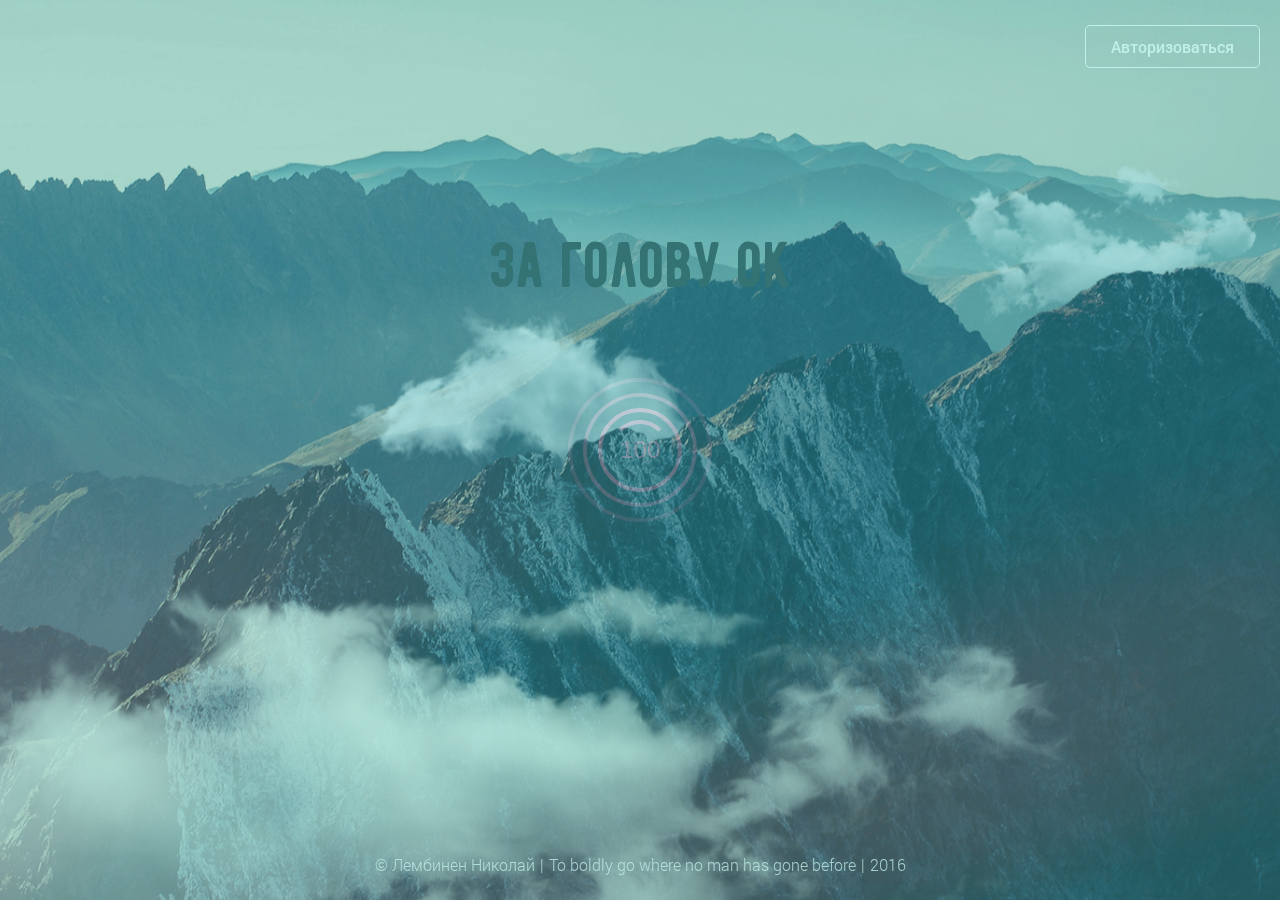
<file: index.html>
<!DOCTYPE html>
<html lang="ru">
	<head>
		<meta charset="utf-8">
		<title>hm_ portfolio</title>
		<meta content="Лембинен Николай" name="author">
		<meta content="Frontend разработчик" name="description">
		<meta content="Frontend, web-development, full-stack developer" name="keywords">
		<meta content="width=device-width, initial-scale=1" name="viewport">
		<meta content="ie=edge" http-equiv="x-ua-compatible">
		<link rel="apple-touch-icon" sizes="57x57" href="/assets/img/favicon/apple-touch-icon-57x57.png">
		<link rel="apple-touch-icon" sizes="60x60" href="/assets/img/favicon/apple-touch-icon-60x60.png">
		<link rel="apple-touch-icon" sizes="72x72" href="/assets/img/favicon/apple-touch-icon-72x72.png">
		<link rel="apple-touch-icon" sizes="76x76" href="/assets/img/favicon/apple-touch-icon-76x76.png">
		<link rel="apple-touch-icon" sizes="114x114" href="/assets/img/favicon/apple-touch-icon-114x114.png">
		<link rel="apple-touch-icon" sizes="120x120" href="/assets/img/favicon/apple-touch-icon-120x120.png">
		<link rel="apple-touch-icon" sizes="144x144" href="/assets/img/favicon/apple-touch-icon-144x144.png">
		<link rel="apple-touch-icon" sizes="152x152" href="/assets/img/favicon/apple-touch-icon-152x152.png">
		<link rel="apple-touch-icon" sizes="180x180" href="/assets/img/favicon/apple-touch-icon-180x180.png">
		<link rel="icon" type="image/png" href="/assets/img/favicon/favicon-32x32.png" sizes="32x32">
		<link rel="icon" type="image/png" href="/assets/img/favicon/favicon-194x194.png" sizes="194x194">
		<link rel="icon" type="image/png" href="/assets/img/favicon/favicon-96x96.png" sizes="96x96">
		<link rel="icon" type="image/png" href="/assets/img/favicon/android-chrome-192x192.png" sizes="192x192">
		<link rel="icon" type="image/png" href="/assets/img/favicon/favicon-16x16.png" sizes="16x16">
		<link rel="manifest" href="/assets/img/favicon/manifest.json">
		<link rel="mask-icon" href="/assets/img/favicon/safari-pinned-tab.svg" color="#808080">
		<link rel="shortcut icon" href="/assets/img/favicon/favicon.ico">
		<meta name="msapplication-TileColor" content="#da532c">
		<meta name="msapplication-TileImage" content="/assets/img/favicon/mstile-144x144.png">
		<meta name="msapplication-config" content="/assets/img/favicon/browserconfig.xml">
		<meta name="theme-color" content="#ffffff">
		<link rel="stylesheet" href="/assets/css/firstscreen.css">
		<link rel="stylesheet" href="/assets/css/app.css">
	</head>
	<body class="table-box">
		<div id="preloader">
			<div id="preloader__progress">
				<div id="preloader-svg__percentage">0</div>
				<div id="looped-bar"></div>
				<svg version="1.1" id="preloader-svg__img" xmlns="http://www.w3.org/2000/svg" xmlns:xlink="http://www.w3.org/1999/xlink" x="0px" y="0px" width="144px" height="144px" viewBox="0 0 144 144" enable-background="new 0 0 144 144" xml:space="preserve">
					<circle opacity="0.4" fill="none" stroke="#FFFFFF" stroke-width="4" stroke-dasharray="439.822971503" stroke-dashoffset="439.822971503" stroke-miterlimit="10" cx="72" cy="72" r="70" transform="rotate(-160 72 72)" class="bar bar__outer"></circle>
					<circle opacity="0.7" fill="none" stroke="#FFFFFF" stroke-width="3.8938" stroke-dasharray="345.575191895" stroke-dashoffset="345.575191895" stroke-miterlimit="10" cx="72" cy="72" r="55" transform="rotate(-120 72 72)" class="bar bar__center"></circle>
					<circle fill="none" stroke="#FFFFFF" stroke-width="4" stroke-miterlimit="10" stroke-dasharray="251.327412287" stroke-dashoffset="251.327412287" cx="72" cy="72" r="40" transform="rotate(-90 72 72)" class="bar bar__inner"></circle>
				</svg>
			</div>
		</div>
		<div id="hm-popup" class="hm-popup">
			<div class="hm-popup__container">
				<div class="hm-popup__content">
					<button class="hm-popup__close"><span class="fa fa-close"></span></button>
					<p class="hm-popup__text"></p>
				</div>
			</div>
		</div><!--[if lt IE 7]>
		<p class="browsehappy">Вы используете <strong>устаревший</strong> браузер. Пожалуйста <a href="http://browsehappy.com/">обновите его</a></p>
		<![endif]-->
		<div class="parallax-wrapper">
			<ul id="scene" class="axis">
				<li data-depth='0' class="layer">
					<div class="layer-bg layer-bg_0"></div>
				</li>
				<li data-depth='0.1' class="layer">
					<div class="layer-bg layer-bg_1"></div>
				</li>
				<li data-depth='0.2' class="layer">
					<div class="layer-bg layer-bg_2"></div>
				</li>
				<li data-depth='0.30000000000000004' class="layer">
					<div class="layer-bg layer-bg_3"></div>
				</li>
				<li data-depth='0.4' class="layer">
					<div class="layer-bg layer-bg_4"></div>
				</li>
				<li data-depth='0.5' class="layer">
					<div class="layer-bg layer-bg_5"></div>
				</li>
				<li data-depth='0.6000000000000001' class="layer">
					<div class="layer-bg layer-bg_6"></div>
				</li>
				<li data-depth='0.7000000000000001' class="layer">
					<div class="layer-bg layer-bg_7"></div>
				</li>
				<li data-depth='0.8' class="layer">
					<div class="layer-bg layer-bg_8"></div>
				</li>
				<li data-depth='0.9' class="layer">
					<div class="layer-bg layer-bg_9"></div>
				</li>
			</ul>
		</div>
		<header class="welcome-header table-box__row">
			<div class="container container_padded">
				<button id="flip-card" class="welcome-header__button">Авторизоваться</button>
			</div>
		</header>
		<div class="table-box__row table-box__row_fullheight">
			<div class="table-box__vertical-aligned">
				<h1>За голову ок</h1>
				<div class="flip-card">
					<div class="flip-card__front-side">
						<div class="author-bio">
							<div class="avatar"><img src="/assets/img/avatars/avatar_sq.jpg" title="Frontend. Wordpress. Разработка сайтов под ключ." alt="Лембинен Николай"/></div>
							<p class="author-bio__name">Лембинен Николай</p>
							<p class="author-bio__description">Ба-дум тссс! - портфолио</p>
							<ul class="social-links">
								<li class="social-links__item social-links__item_welcome"><a href="http://vk.com/homafromptz" target="_blank" class="social-links__link fa fa-vk"></a></li>
								<li class="social-links__item social-links__item_welcome"><a href="https://github.com/HomAfromPTZ" target="_blank" class="social-links__link fa fa-github-alt"></a></li>
								<li class="social-links__item social-links__item_welcome"><a href="http://stackoverflow.com/cv/homawebdev" target="_blank" class="social-links__link fa fa-stack-overflow"></a></li>
							</ul>
						</div>
						<ul class="form-buttons">
							<li class="form-buttons__button"><a href="works.html" class="preload-link form-buttons__button-content">Мои работы</a></li>
							<li class="form-buttons__button"><a href="about.html" class="preload-link form-buttons__button-content">Обо мне</a></li>
							<li class="form-buttons__button"><a href="blog.html" class="preload-link form-buttons__button-content">Блог</a></li>
						</ul>
					</div>
					<div class="flip-card__back-side">
						<form id="login">
							<div class="login-form">
								<h3 class="sidestripes">Авторизуйтесь</h3>
								<label class="login-form__label login-form__label_text">
									<input placeholder="Логин" type="text" data-check="username" class="input input_text"/><span class="fa fa-user"></span>
								</label>
								<label class="login-form__label login-form__label_text">
									<input placeholder="Пароль" type="password" data-check="password" class="input input_text"/><span class="fa fa-key"></span>
								</label>
								<label class="login-form__label login-form__label_checkbox">
									<input type="checkbox" name="robot_check" value="not a robot" class="input input_checkbox"/><span>Я человек</span>
								</label>
								<p class="login-form__plain-text">Вы точно не робот?</p>
								<label class="login-form__label login-form__label_radio">
									<input type="radio" name="robot_radio" value="shure" class="input input_radio"/><span>Да</span>
								</label>
								<label class="login-form__label login-form__label_radio">
									<input type="radio" name="robot_radio" value="who knows" class="input input_radio"/><span>Не уверен</span>
								</label>
							</div>
							<ul class="form-buttons">
								<li class="form-buttons__button form-buttons__button_even">
									<button id="unflip-card" class="form-buttons__button-content">На главную</button>
								</li>
								<li class="form-buttons__button form-buttons__button_even">
									<button id="log-me" class="form-buttons__button-content">Войти</button>
								</li>
							</ul>
						</form>
					</div>
				</div>
			</div>
		</div>
		<footer class="welcome-footer table-box__row">
			<div class="container container_padded"><span class="copyright">&copy; Лембинен Николай</span><span class="copyright copyright_slogan">To boldly go where no man has gone before</span><span class="copyright">2016</span></div>
		</footer><!--[if lt IE 9]>
		<script src="http://cdnjs.cloudflare.com/ajax/libs/html5shiv/3.7.2/html5shiv.min.js"></script><![endif]-->
		<script src="/assets/js/libs.js"></script>
		<script src="/assets/js/app.js"></script>
	</body>
</html>
</file>
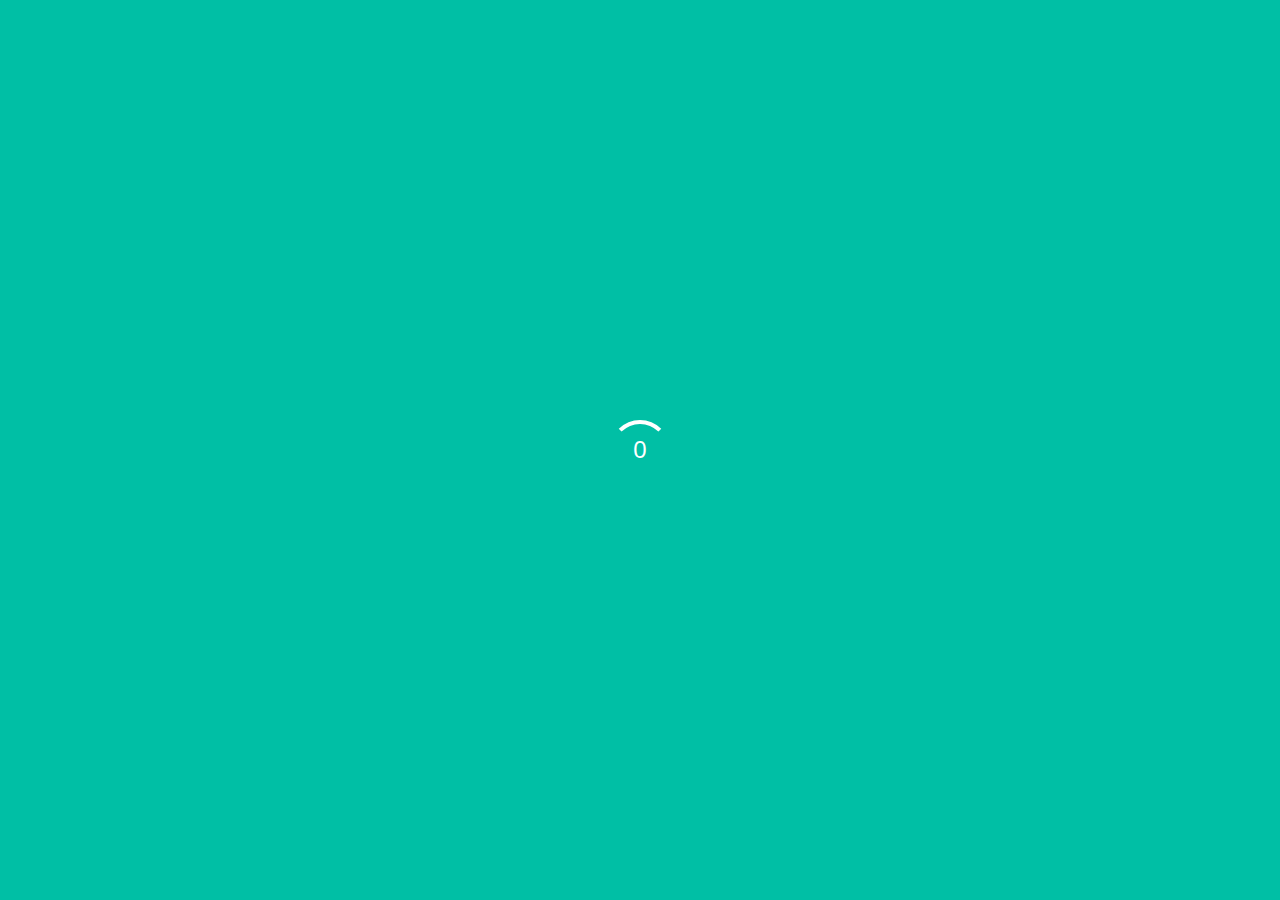
<file: admin.html>
<!DOCTYPE html>
<html lang="ru">
	<head>
		<meta charset="utf-8">
		<title>hm_ Admin</title>
		<meta content="Лембинен Николай" name="author">
		<meta content="Frontend разработчик" name="description">
		<meta content="Frontend, web-development, full-stack developer" name="keywords">
		<meta content="width=device-width, initial-scale=1" name="viewport">
		<meta content="ie=edge" http-equiv="x-ua-compatible">
		<link rel="apple-touch-icon" sizes="57x57" href="/assets/img/favicon/apple-touch-icon-57x57.png">
		<link rel="apple-touch-icon" sizes="60x60" href="/assets/img/favicon/apple-touch-icon-60x60.png">
		<link rel="apple-touch-icon" sizes="72x72" href="/assets/img/favicon/apple-touch-icon-72x72.png">
		<link rel="apple-touch-icon" sizes="76x76" href="/assets/img/favicon/apple-touch-icon-76x76.png">
		<link rel="apple-touch-icon" sizes="114x114" href="/assets/img/favicon/apple-touch-icon-114x114.png">
		<link rel="apple-touch-icon" sizes="120x120" href="/assets/img/favicon/apple-touch-icon-120x120.png">
		<link rel="apple-touch-icon" sizes="144x144" href="/assets/img/favicon/apple-touch-icon-144x144.png">
		<link rel="apple-touch-icon" sizes="152x152" href="/assets/img/favicon/apple-touch-icon-152x152.png">
		<link rel="apple-touch-icon" sizes="180x180" href="/assets/img/favicon/apple-touch-icon-180x180.png">
		<link rel="icon" type="image/png" href="/assets/img/favicon/favicon-32x32.png" sizes="32x32">
		<link rel="icon" type="image/png" href="/assets/img/favicon/favicon-194x194.png" sizes="194x194">
		<link rel="icon" type="image/png" href="/assets/img/favicon/favicon-96x96.png" sizes="96x96">
		<link rel="icon" type="image/png" href="/assets/img/favicon/android-chrome-192x192.png" sizes="192x192">
		<link rel="icon" type="image/png" href="/assets/img/favicon/favicon-16x16.png" sizes="16x16">
		<link rel="manifest" href="/assets/img/favicon/manifest.json">
		<link rel="mask-icon" href="/assets/img/favicon/safari-pinned-tab.svg" color="#808080">
		<link rel="shortcut icon" href="/assets/img/favicon/favicon.ico">
		<meta name="msapplication-TileColor" content="#da532c">
		<meta name="msapplication-TileImage" content="/assets/img/favicon/mstile-144x144.png">
		<meta name="msapplication-config" content="/assets/img/favicon/browserconfig.xml">
		<meta name="theme-color" content="#ffffff">
		<link rel="stylesheet" href="/assets/css/admin.css">
	</head>
	<body>
		<div id="preloader">
			<div id="preloader__progress">
				<div id="preloader-svg__percentage">0</div>
				<div id="looped-bar"></div>
				<svg version="1.1" id="preloader-svg__img" xmlns="http://www.w3.org/2000/svg" xmlns:xlink="http://www.w3.org/1999/xlink" x="0px" y="0px" width="144px" height="144px" viewBox="0 0 144 144" enable-background="new 0 0 144 144" xml:space="preserve">
					<circle opacity="0.4" fill="none" stroke="#FFFFFF" stroke-width="4" stroke-dasharray="439.822971503" stroke-dashoffset="439.822971503" stroke-miterlimit="10" cx="72" cy="72" r="70" transform="rotate(-160 72 72)" class="bar bar__outer"></circle>
					<circle opacity="0.7" fill="none" stroke="#FFFFFF" stroke-width="3.8938" stroke-dasharray="345.575191895" stroke-dashoffset="345.575191895" stroke-miterlimit="10" cx="72" cy="72" r="55" transform="rotate(-120 72 72)" class="bar bar__center"></circle>
					<circle fill="none" stroke="#FFFFFF" stroke-width="4" stroke-miterlimit="10" stroke-dasharray="251.327412287" stroke-dashoffset="251.327412287" cx="72" cy="72" r="40" transform="rotate(-90 72 72)" class="bar bar__inner"></circle>
				</svg>
			</div>
		</div>
		<div class="admin-page">
			<div class="header">
				<div class="header__title-wrapper">
					<h1 class="header__title">Панель администрирования</h1>
				</div>
				<div class="header__link-wrapper"><a href="/" title="Вернуться на сайт" class="header__link preload-link">Вернуться на сайт</a></div>
			</div>
			<ul class="tabs-control">
				<li class="tabs-control__item active">Работы</li>
				<li class="tabs-control__item">Навыки</li>
				<li class="tabs-control__item">Блог</li>
			</ul>
			<ul class="tabs-content">
				<li class="tabs-content__item active">
					<form enctype="multipart/form-data">
						<div class="form">
							<h2 class="form__heading">Мои работы</h2>
							<h3 class="form__subtitle">Добавить работу</h3>
							<input type="text" placeholder="Название проекта" name="project-title" class="form__field">
							<input type="text" placeholder="Технологии" name="project-tech" class="form__field">
							<input type="text" placeholder="Ссылка" name="project-link" class="form__field">
							<label class="file-label">Загрузить картинку
								<input type="file" class="form__field form__field_file">
							</label>
							<div class="form__field form__field_image-preview">
								<div class="fa fa-file-image-o"></div>
							</div>
							<button disabled class="form__button">Добавить</button>
						</div>
					</form>
				</li>
				<li class="tabs-content__item">
					<form>
						<div class="form">
							<h2 class="form__heading">Обо мне</h2>
							<div class="skills">
								<div class="skills__block">
									<div class="skills__remove fa fa-close"></div>
									<input type="text" value="Frontend" placeholder="Категория" class="skills__heading"/>
									<ul class="skills__list">
										<li class="skill">
											<input type="text" value="Html 5 &amp; CSS 3" placeholder="Технология" class="skill__name"/>
											<input type="number" min="0" max="100" step="0.5" value="99" class="skill__percentage"/><span class="skill__misc"><span class="skill__percent-sign">%</span><span class="skill__remove fa fa-close"></span></span>
										</li>
										<li class="skill">
											<input type="text" value="Js &amp; Jquery" placeholder="Технология" class="skill__name"/>
											<input type="number" min="0" max="100" step="0.5" value="70" class="skill__percentage"/><span class="skill__misc"><span class="skill__percent-sign">%</span><span class="skill__remove fa fa-close"></span></span>
										</li>
										<li class="skill">
											<input type="text" value="Less &amp; Sass" placeholder="Технология" class="skill__name"/>
											<input type="number" min="0" max="100" step="0.5" value="70" class="skill__percentage"/><span class="skill__misc"><span class="skill__percent-sign">%</span><span class="skill__remove fa fa-close"></span></span>
										</li>
										<li class="skill">
											<input type="text" value="Jade" placeholder="Технология" class="skill__name"/>
											<input type="number" min="0" max="100" step="0.5" value="55" class="skill__percentage"/><span class="skill__misc"><span class="skill__percent-sign">%</span><span class="skill__remove fa fa-close"></span></span>
										</li>
										<li class="fa fa-plus skill skill__new"></li>
									</ul>
								</div>
								<div class="skills__block">
									<div class="skills__remove fa fa-close"></div>
									<input type="text" value="Backend" placeholder="Категория" class="skills__heading"/>
									<ul class="skills__list">
										<li class="skill">
											<input type="text" value="Php" placeholder="Технология" class="skill__name"/>
											<input type="number" min="0" max="100" step="0.5" value="60" class="skill__percentage"/><span class="skill__misc"><span class="skill__percent-sign">%</span><span class="skill__remove fa fa-close"></span></span>
										</li>
										<li class="skill">
											<input type="text" value="MySql" placeholder="Технология" class="skill__name"/>
											<input type="number" min="0" max="100" step="0.5" value="70" class="skill__percentage"/><span class="skill__misc"><span class="skill__percent-sign">%</span><span class="skill__remove fa fa-close"></span></span>
										</li>
										<li class="skill">
											<input type="text" value="Node.js &amp; npm" placeholder="Технология" class="skill__name"/>
											<input type="number" min="0" max="100" step="0.5" value="10" class="skill__percentage"/><span class="skill__misc"><span class="skill__percent-sign">%</span><span class="skill__remove fa fa-close"></span></span>
										</li>
										<li class="skill">
											<input type="text" value="Mongo.db" placeholder="Технология" class="skill__name"/>
											<input type="number" min="0" max="100" step="0.5" value="0" class="skill__percentage"/><span class="skill__misc"><span class="skill__percent-sign">%</span><span class="skill__remove fa fa-close"></span></span>
										</li>
										<li class="skill skill__new fa fa-plus"></li>
									</ul>
								</div>
								<div class="skills__block">
									<div class="skills__remove fa fa-close"></div>
									<input type="text" value="Workflow" placeholder="Категория" class="skills__heading"/>
									<ul class="skills__list">
										<li class="skill">
											<input type="text" value="Git" placeholder="Технология" class="skill__name"/>
											<input type="number" min="0" max="100" step="0.5" value="70" class="skill__percentage"/><span class="skill__misc"><span class="skill__percent-sign">%</span><span class="skill__remove fa fa-close"></span></span>
										</li>
										<li class="skill">
											<input type="text" value="Gulp" placeholder="Технология" class="skill__name"/>
											<input type="number" min="0" max="100" step="0.5" value="80" class="skill__percentage"/><span class="skill__misc"><span class="skill__percent-sign">%</span><span class="skill__remove fa fa-close"></span></span>
										</li>
										<li class="skill">
											<input type="text" value="Bower" placeholder="Технология" class="skill__name"/>
											<input type="number" min="0" max="100" step="0.5" value="90" class="skill__percentage"/><span class="skill__misc"><span class="skill__percent-sign">%</span><span class="skill__remove fa fa-close"></span></span>
										</li>
										<li class="skill">
											<input type="text" value="Ssh" placeholder="Технология" class="skill__name"/>
											<input type="number" min="0" max="100" step="0.5" value="20" class="skill__percentage"/><span class="skill__misc"><span class="skill__percent-sign">%</span><span class="skill__remove fa fa-close"></span></span>
										</li>
										<li class="skill skill__new fa fa-plus"></li>
									</ul>
								</div>
								<div class="skills__block">
									<div class="skills__remove fa fa-close"></div>
									<input type="text" value="CMS" placeholder="Категория" class="skills__heading"/>
									<ul class="skills__list">
										<li class="skill">
											<input type="text" value="Wordpress" placeholder="Технология" class="skill__name"/>
											<input type="number" min="0" max="100" step="0.5" value="90" class="skill__percentage"/><span class="skill__misc"><span class="skill__percent-sign">%</span><span class="skill__remove fa fa-close"></span></span>
										</li>
										<li class="skill">
											<input type="text" value="Joomla" placeholder="Технология" class="skill__name"/>
											<input type="number" min="0" max="100" step="0.5" value="30" class="skill__percentage"/><span class="skill__misc"><span class="skill__percent-sign">%</span><span class="skill__remove fa fa-close"></span></span>
										</li>
										<li class="skill">
											<input type="text" value="Борода и усы" placeholder="Технология" class="skill__name"/>
											<input type="number" min="0" max="100" step="0.5" value="5" class="skill__percentage"/><span class="skill__misc"><span class="skill__percent-sign">%</span><span class="skill__remove fa fa-close"></span></span>
										</li>
										<li class="skill skill__new fa fa-plus"></li>
									</ul>
								</div>
								<div class="skills__block skills__block_new">
									<div class="fa fa-plus"></div>
								</div>
							</div>
							<button disabled class="form__button">Сохранить</button>
						</div>
					</form>
				</li>
				<li class="tabs-content__item">
					<form>
						<div class="form">
							<h2 class="form__heading">Блог</h2>
							<h3 class="form__subtitle">Добавить запись</h3>
							<input type="text" placeholder="Название" name="article-title" class="form__field">
							<input type="text" placeholder="Дата" name="article-date" class="form__field form__field_date">
							<textarea placeholder="Содержание" name="article-text" class="form__field form__field_textarea tinymce-field"></textarea>
							<button disabled class="form__button">Добавить</button>
						</div>
					</form>
				</li>
			</ul>
		</div>
		<script src="//cdn.tinymce.com/4/tinymce.min.js" defer></script>
		<script src="/assets/js/libs.js" defer></script>
		<script src="/assets/js/app.js" defer></script>
	</body>
</html>
</file>
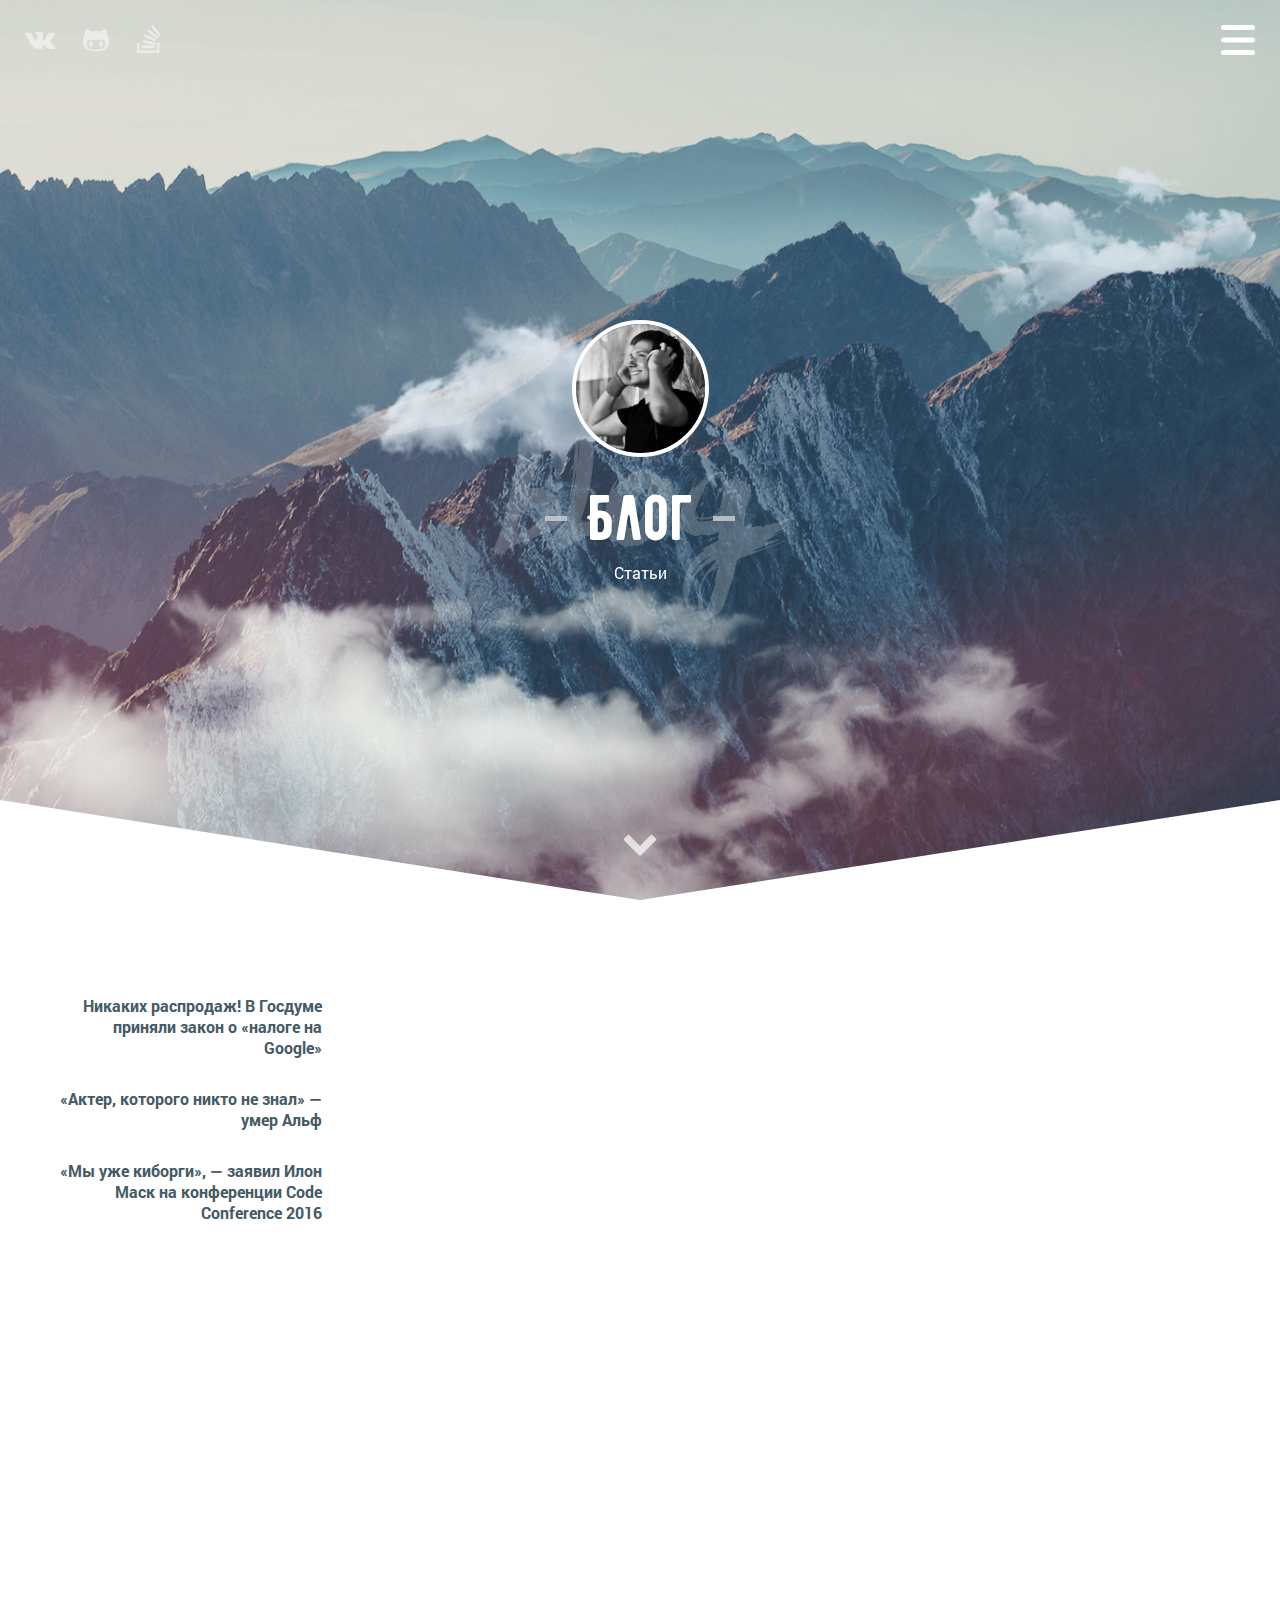
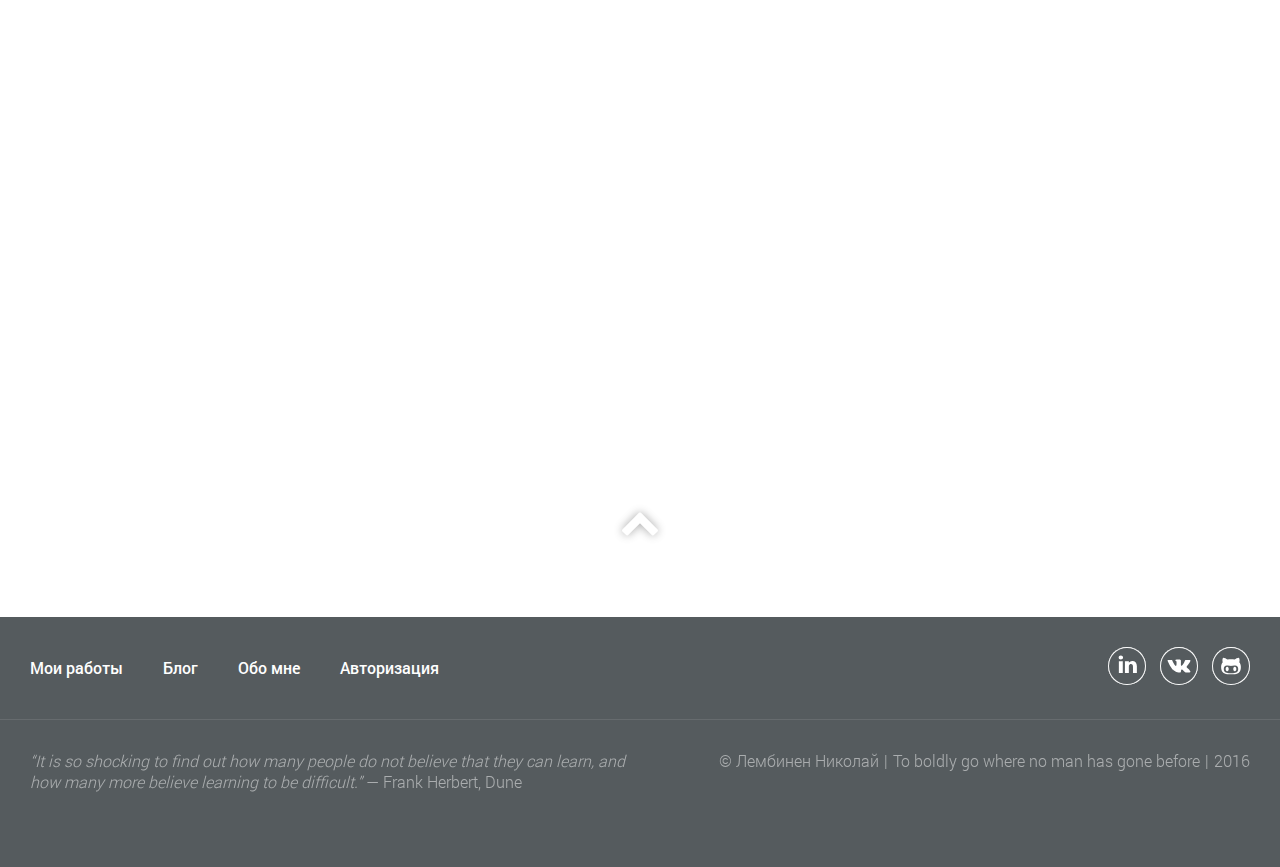
<file: blog.html>
<!DOCTYPE html>
<html lang="ru">
	<head>
		<meta charset="utf-8">
		<title>hm_ portfolio</title>
		<meta content="Лембинен Николай" name="author">
		<meta content="Frontend разработчик" name="description">
		<meta content="Frontend, web-development, full-stack developer" name="keywords">
		<meta content="width=device-width, initial-scale=1" name="viewport">
		<meta content="ie=edge" http-equiv="x-ua-compatible">
		<link rel="apple-touch-icon" sizes="57x57" href="/assets/img/favicon/apple-touch-icon-57x57.png">
		<link rel="apple-touch-icon" sizes="60x60" href="/assets/img/favicon/apple-touch-icon-60x60.png">
		<link rel="apple-touch-icon" sizes="72x72" href="/assets/img/favicon/apple-touch-icon-72x72.png">
		<link rel="apple-touch-icon" sizes="76x76" href="/assets/img/favicon/apple-touch-icon-76x76.png">
		<link rel="apple-touch-icon" sizes="114x114" href="/assets/img/favicon/apple-touch-icon-114x114.png">
		<link rel="apple-touch-icon" sizes="120x120" href="/assets/img/favicon/apple-touch-icon-120x120.png">
		<link rel="apple-touch-icon" sizes="144x144" href="/assets/img/favicon/apple-touch-icon-144x144.png">
		<link rel="apple-touch-icon" sizes="152x152" href="/assets/img/favicon/apple-touch-icon-152x152.png">
		<link rel="apple-touch-icon" sizes="180x180" href="/assets/img/favicon/apple-touch-icon-180x180.png">
		<link rel="icon" type="image/png" href="/assets/img/favicon/favicon-32x32.png" sizes="32x32">
		<link rel="icon" type="image/png" href="/assets/img/favicon/favicon-194x194.png" sizes="194x194">
		<link rel="icon" type="image/png" href="/assets/img/favicon/favicon-96x96.png" sizes="96x96">
		<link rel="icon" type="image/png" href="/assets/img/favicon/android-chrome-192x192.png" sizes="192x192">
		<link rel="icon" type="image/png" href="/assets/img/favicon/favicon-16x16.png" sizes="16x16">
		<link rel="manifest" href="/assets/img/favicon/manifest.json">
		<link rel="mask-icon" href="/assets/img/favicon/safari-pinned-tab.svg" color="#808080">
		<link rel="shortcut icon" href="/assets/img/favicon/favicon.ico">
		<meta name="msapplication-TileColor" content="#da532c">
		<meta name="msapplication-TileImage" content="/assets/img/favicon/mstile-144x144.png">
		<meta name="msapplication-config" content="/assets/img/favicon/browserconfig.xml">
		<meta name="theme-color" content="#ffffff">
		<link rel="stylesheet" href="/assets/css/firstscreen.css">
		<link rel="stylesheet" href="/assets/css/app.css">
	</head>
	<body>
		<div id="preloader">
			<div id="preloader__progress">
				<div id="preloader-svg__percentage">0</div>
				<div id="looped-bar"></div>
				<svg version="1.1" id="preloader-svg__img" xmlns="http://www.w3.org/2000/svg" xmlns:xlink="http://www.w3.org/1999/xlink" x="0px" y="0px" width="144px" height="144px" viewBox="0 0 144 144" enable-background="new 0 0 144 144" xml:space="preserve">
					<circle opacity="0.4" fill="none" stroke="#FFFFFF" stroke-width="4" stroke-dasharray="439.822971503" stroke-dashoffset="439.822971503" stroke-miterlimit="10" cx="72" cy="72" r="70" transform="rotate(-160 72 72)" class="bar bar__outer"></circle>
					<circle opacity="0.7" fill="none" stroke="#FFFFFF" stroke-width="3.8938" stroke-dasharray="345.575191895" stroke-dashoffset="345.575191895" stroke-miterlimit="10" cx="72" cy="72" r="55" transform="rotate(-120 72 72)" class="bar bar__center"></circle>
					<circle fill="none" stroke="#FFFFFF" stroke-width="4" stroke-miterlimit="10" stroke-dasharray="251.327412287" stroke-dashoffset="251.327412287" cx="72" cy="72" r="40" transform="rotate(-90 72 72)" class="bar bar__inner"></circle>
				</svg>
			</div>
		</div><!--[if lt IE 7]>
		<p class="browsehappy">Вы используете <strong>устаревший</strong> браузер. Пожалуйста <a href="http://browsehappy.com/">обновите его</a></p>
		<![endif]-->
		<div class="sprites-container"><?xml version="1.0" encoding="utf-8"?><svg xmlns="http://www.w3.org/2000/svg" xmlns:xlink="http://www.w3.org/1999/xlink"><symbol viewBox="0 0 1000 400" id="icon-about_bg_left"><path fill-rule="evenodd" clip-rule="evenodd" d="M0 0l1000 200v200H0V0z"/></symbol><symbol viewBox="0 0 1000 400" id="icon-about_bg_right"><path fill-rule="evenodd" clip-rule="evenodd" d="M0 200L1000 0v400H0V200z"/></symbol><symbol viewBox="0 0 498.161 175.44" id="icon-about_header"><path d="M154.836 122.604c-4.354 2.856-10.949 7.277-19.788 13.26.408.408.816.612 1.224.612.816 0 2.311-.679 4.488-2.04-.408.545-.478.953-.204 1.224a84.744 84.744 0 0 0 2.856-1.224 25.111 25.111 0 0 1-4.488 2.856l-1.428 1.632c-2.177.953-5.374 2.652-9.588 5.1-.274.137-.274.341 0 .612 7.478-3.535 13.598-6.866 18.36-9.996-1.09 1.224-2.722 2.856-4.896 4.896-1.361.682-3.538 1.836-6.528 3.468-2.177 1.906-5.374 4.488-9.588 7.752-1.09.683-3.605 1.703-7.548 3.061-.545.816-3.538 2.447-8.976 4.896-3.264 1.632-5.1 2.378-5.508 2.244-.274 0-.714-.137-1.326-.408-.612-.273-1.055-.407-1.326-.407-1.906 0-4.762.372-8.568 1.121-3.809.746-6.665 1.053-8.568.918 1.087 0 .032-.137-3.162-.407-3.197-.274-4.998-.408-5.406-.408.271.271 1.291.883 3.06 1.836-3.401-.137-5.374-.341-5.916-.612-2.314-1.09-6.257-3.876-11.832-8.363-1.632-1.633-2.518-2.582-2.652-2.856l-4.284.408a8.226 8.226 0 0 0-1.224 1.02L51 151.98c-.137.137-.204.376-.204.714 0 .341-.204.442-.612.306h-1.428c-.408-.134-.749-.204-1.02-.204.816 0 2.174-.372 4.08-1.122 1.903-.746 3.398-1.121 4.488-1.121.408.137.612 0 .612-.408 0-.68-.851-1.868-2.55-3.57-1.702-1.699-2.891-2.617-3.57-2.754-.408 0-1.09.274-2.04.816-.953.545-1.632.816-2.04.816-3.401-.134-8.297.137-14.688.816 0 .137.134.376.408.714.271.341.408.714.408 1.122-1.224-1.495-2.448-2.244-3.672-2.244-.408 0-.612.07-.612.204 0 .137.134.341.408.612-.682-.408-2.314-1.02-4.896-1.836-.137.137-.341.239-.612.306-.274.07-.478.172-.612.306 2.582 2.177 4.692 3.334 6.324 3.468l4.692.204c.134-.134.204-.271.204-.408 0-.134-.204-.204-.612-.204.95 0 2.04.341 3.264 1.02-.816 0-2.008.138-3.57.407-1.565.275-2.754.408-3.57.408-.408 0-1.361-.475-2.856-1.428-1.498-.95-2.381-1.428-2.652-1.428-.408 0-.58.07-.51.204.067.137-.102.204-.51.204-2.314-.134-6.461-2.652-12.444-7.548-.682-1.087-1.906-3.06-3.672-5.916-3.539-5.575-5.646-11.832-6.324-18.768C.204 111.725 0 108.869 0 107.1c0-.134.169-.475.51-1.02.338-.542.44-.95.306-1.224-.137-5.304 1.734-11.797 5.61-19.482 3.876-7.682 8.125-12.546 12.75-14.586.816-.134 1.766-.408 2.856-.816 3.398-2.311 5.304-3.331 5.712-3.06-1.224.408-2.518 1.294-3.876 2.652 1.087.816 2.244 1.224 3.468 1.224.816 0 1.664-.577 2.55-1.734.883-1.154 1.256-2.142 1.122-2.958.542 0 .883.137 1.02.408.408 0 .679-.408.816-1.224 0 .274.338.408 1.02.408.134 0 1.632-.781 4.488-2.346 2.856-1.562 4.622-2.48 5.304-2.754 1.632-.679 5.575-1.428 11.832-2.244 3.943-.542 5.712-.816 5.304-.816.408 0 1.02.274 1.836.816.816.545 1.358.886 1.632 1.02.408 0 1.02-.134 1.836-.408.816-.271 1.358-.408 1.632-.408.271 0 .714.102 1.326.306.612.204 1.052.306 1.326.306.408 0 .848-.134 1.326-.408.475-.271.848-.408 1.122-.408.271 0 .746.274 1.428.816.679.545 1.154.816 1.428.816 2.174.545 3.739.816 4.692.816.271 0 .577-.134.918-.408.338-.271.644-.408.918-.408.408 0 .816.07 1.224.204l.612.408c-.682 0-1.157.204-1.428.612l-.204.408c1.495.137 3.943.612 7.344 1.428l-.204 4.488-.816.816c-.408.408-.612.816-.612 1.224.134 0 .408.204.816.612-.408-.134-.886-.408-1.428-.816l-3.264 3.264.204 1.428c.408-.134 1.02-.542 1.836-1.224-.137 1.09.067 1.632.612 1.632.408.137.746.137 1.02 0h.612c-.274.408-.886 1.973-1.836 4.692 0 .408-1.09 2.04-3.264 4.896v1.836c1.224-2.04 3.397-4.896 6.528-8.568-2.314 5.712-4.284 10.133-5.916 13.26-.137.137-.07.341.204.612.271-.134.612-.408 1.02-.816 1.903-4.488 5.371-11.016 10.404-19.584h.816c-.137.408-.408 1.09-.816 2.04l.408.816 1.428-1.224c-.816 1.361-1.836 3.401-3.06 6.12.134.274.338.408.612.408 0-.816-.137-1.224-.408-1.224-.408 0-1.361 1.157-2.856 3.468L85.476 92.82c.134.274.134.682 0 1.224-.137.274-.274.749-.408 1.428l-.816-.816c-2.585 2.993-4.15 7.344-4.692 13.056l-1.224 12.036c-.274.816-.408 1.498-.408 2.04 0 .816.134 1.498.408 2.04.542-.408.816-1.087.816-2.04.542-1.766 1.154-4.284 1.836-7.548.271-1.903.679-4.826 1.224-8.772.134-.408 1.154-2.378 3.06-5.916.408-.816 1.291-2.923 2.652-6.324.95-2.311 2.244-4.214 3.876-5.712l.612 1.836c-2.314 3.538-4.896 11.494-7.752 23.868l.816.816c1.087-6.391 3.535-11.966 7.344-16.728-1.09 1.906-2.381 4.829-3.876 8.772-1.498 5.578-2.244 10.066-2.244 13.464-.137.545.067.816.612.816-.682 0 1.836-1.087 7.548-3.264v1.836c.271.137.612.204 1.02.204 1.358 0 5.167-1.699 11.424-5.1l-9.588 6.324c.408.274.746.408 1.02.408.542 0 1.087-.134 1.632-.408-.274.274-.749.816-1.428 1.632l-1.428-1.428-6.936 5.304c.542.137 1.428.478 2.652 1.02-.545 0-2.585.682-6.12 2.04 0 .816-.172 1.906-.51 3.264-.341 1.361-.51 2.448-.51 3.264-.137 1.361.612 2.62 2.244 3.774 1.632 1.157 3.194 1.804 4.692 1.938.408 0 .985-.067 1.734-.204.746-.134 1.326-.204 1.734-.204l16.32-6.732c-.274.274-1.702.953-4.284 2.04-1.769.816-2.926 1.906-3.468 3.264.134 0 .306.07.51.204.204.137.373.204.51.204l17.136-8.976c.95.274 2.448.478 4.488.612-.682-.134.612-.679 3.876-1.632l.612-.204c1.358-.271 3.602-1.02 6.732-2.244 6.254-3.943 9.655-6.05 10.2-6.324.408 0 .577.07.51.204-.07.137.032.204.306.204.679.137 1.358-.067 2.04-.612a6.76 6.76 0 0 0-2.04 3.06c-1.906.408-4.15 1.565-6.732 3.468-.137.137-.07.341.204.612 1.224-.542 5.03-2.311 11.424-5.304zm-149.94 2.652c-.953-2.99-1.428-4.622-1.428-4.896 0-1.224.542-1.766 1.632-1.632l-.204 6.528zm-.612-7.14h-.612v-3.06h.612v3.06zm17.34 27.948c-1.499-.679-3.809-2.244-6.936-4.692l.204-.612-.816.612-2.856-3.06c2.582 1.498 6.05 4.08 10.404 7.752zm12.852 7.548c-.545 1.766-1.769 2.582-3.672 2.448-1.498 0-4.013-1.225-7.548-3.672-2.585-1.767-4.488-3.127-5.712-4.081 2.856 1.631 7.207 3.875 13.056 6.732.134-.134.306-.235.51-.306.204-.067.373-.169.51-.307-.682-.949-1.906-2.039-3.672-3.264 3.398 1.77 5.234 2.723 5.508 2.855.408.003.746-.13 1.02-.405zm39.78-84.252h-3.468l.816 1.02c-.137.137-.479.204-1.02.204-.545-.542-.953-.883-1.224-1.02.271.408.408.749.408 1.02 0 .274-.204.479-.612.612-2.448-.542-3.468-.816-3.06-.816-1.361 0-2.993.612-4.896 1.836-6.528 4.217-10.678 7.752-12.444 10.608.408 0 .95.341 1.632 1.02 1.087-1.766 3.264-3.535 6.528-5.304 3.264-1.766 5.983-2.582 8.16-2.448.542 0 .883.07 1.02.204-4.762 1.224-9.588 3.672-14.484 7.344-.682.274-1.498.545-2.448.816-1.77 2.585-4.284 6.12-7.548 10.608-.137-.95 1.02-3.468 3.468-7.548-3.538 5.17-5.916 8.705-7.14 10.608-2.314 3.809-3.468 6.802-3.468 8.976-2.04 5.304-3.13 9.384-3.264 12.24 0 1.632.475 3.742 1.428 6.324 1.358 3.672 3.194 5.508 5.508 5.508 1.087.137 3.127-.408 6.12-1.632 2.99-1.224 5.03-1.836 6.12-1.836.408 0 .577.07.51.204-.07.137.102.274.51.408.408 0 .95-.236 1.632-.714.679-.475 1.154-.714 1.428-.714.542-1.087.883-3.194 1.02-6.324 1.087-16.862 4.692-30.326 10.812-40.392-.816 0-1.428.274-1.836.816v-1.632c0 .274-.274.682-.816 1.224l.204-2.856c1.224 0 2.04-.134 2.448-.408.408-.816.883-1.97 1.428-3.468h1.632c.134.274.204.612.204 1.02l-.408.816 5.1-6.324zm-33.66 82.824c-.408.408-.612.75-.612 1.021 0 .138.067.274.204.408-2.585-.134-4.625-.408-6.12-.816.134 0 .306-.169.51-.51.204-.338.373-.51.51-.51h1.836c.408.136 1.632.274 3.672.407zm-3.264-42.636l-.408-.408-1.224 1.632.612.408 1.02-1.632zm7.14 42.228c-.408 0-1.836-.408-4.284-1.224.95.137 2.174.407 3.672.815.271.276.475.409.612.409zm5.1-3.876h-4.284v-.612h4.284v.612zm4.896 7.752c-.816.271-1.906.679-3.264 1.224-.274-.137-.749-.545-1.428-1.224.134-1.633 1.699-2.378 4.692-2.244-.408 0-1.224.341-2.448 1.02l.816 1.021c.95-.001 1.495.066 1.632.203zm-2.652-7.752l-.204.612-1.428-.612v-.612l1.632.612zm4.08-39.372l-.408 3.468h-.816l.408-3.468h.816zm16.32-41.412l-.204-.612-1.02.612-.204.612 1.428-.612zm7.956-2.244c-1.498-.408-2.789-.612-3.876-.612-1.361-.134-3.13.204-5.304 1.02 1.087.816 1.632 1.498 1.632 2.04.679 0 1.358.137 2.04.408 1.224.816 1.903 1.224 2.04 1.224.408-.816.918-1.699 1.53-2.652.612-.95 1.256-1.428 1.938-1.428zm-2.652 6.324c.271 0 .408.07.408.204-.137.274-.408.682-.816 1.224l-1.632-1.02c.134.137.475.102 1.02-.102.542-.204.883-.306 1.02-.306zm-.816 67.932v-1.632h-.816v1.632h.816zm.204-2.652v-1.632h-.816v1.632h.816zm9.384-70.584c1.087.137.408.035-2.04-.306-2.448-.338-3.809-.51-4.08-.51-.408 1.361-1.224 2.789-2.448 4.284.679 0 1.087.137 1.224.408-.545.545-.816.886-.816 1.02.134 0 .338-.067.612-.204.271-.134.542-.204.816-.204.408 0 .612.172.612.51 0 .341.067.51.204.51-.274.274-.408.816-.408 1.632.542-.271 2.107-.746 4.692-1.428-.274 0-.478-.134-.612-.408.679-1.087 1.428-2.856 2.244-5.304zm-7.14 67.932l-.612-1.224-.612.204.612 1.02h.612zm5.1-87.312l-.204 5.508c0 2.314-1.02 3.742-3.06 4.284-1.224-1.358-1.836-3.535-1.836-6.528.134-2.99 1.154-4.418 3.06-4.284.542 0 1.224.341 2.04 1.02zm-2.04 21.216l-1.02 1.02-.408-.612 1.224-.816.204.408zm3.264 47.532h-.816l-1.02 6.12h.612l1.224-6.12zm4.08-42.024c-.682 0-1.428-.338-2.244-1.02.134 0 .408-.102.816-.306.408-.204.746-.306 1.02-.306 0 .408.067.749.204 1.02l.204.612zm2.856 20.604l-3.468 5.1-.612-.408 3.468-5.1.612.408zm-2.04 14.688l-1.224 4.284-.816-.204 1.428-4.08h.612zm18.972-50.184c0 .953-1.906 3.197-5.712 6.732-1.769-.542-4.15-1.562-7.14-3.06a87.403 87.403 0 0 0-1.428-2.652c.271-.408.475-1.224.612-2.448.134-1.495-.137-2.244-.816-2.244-.274 0-.58.07-.918.204-.341.137-.647.137-.918 0-1.361 0-2.722-1.358-4.08-4.08 1.903-2.174 3.876-3.194 5.916-3.06.271 0 .95.376 2.04 1.122 1.087.75 1.836 1.122 2.244 1.122.542.137 1.291.137 2.244 0 .95-.134 1.699-.204 2.244-.204 1.087.137 2.311 1.294 3.672 3.468 1.358 2.177 2.04 3.876 2.04 5.1zm-18.156 14.28h-1.02v-.612h1.02v.612zm6.12 8.772L94.86 84.66l-.612-.408 2.448-3.264.612.408zM96.9 78.54l-1.224 2.04-.612-.204 1.224-2.04.612.204zm2.244-.408l-1.224.816-.408-.408 1.224-1.02.408.612zm3.468 44.472a2.51 2.51 0 0 1-.612-1.02c-.274.137-.953.816-2.04 2.04.271.274.679.749 1.224 1.428 0-.542.475-1.358 1.428-2.448zm2.856.816l-1.836 1.632 1.632.204c0-1.087.067-1.699.204-1.836zm42.84-28.56c0 .274-.07.647-.204 1.122-.137.479-.204.784-.204.918h-2.04l-1.632-2.448c0 .274-.274.612-.816 1.02.679-.271 1.02-.883 1.02-1.836 0-.542-.07-1.393-.204-2.55-.137-1.154-.204-2.005-.204-2.55 0-.679.067-1.291.204-1.836l2.04.204c.271.953.542 2.856.816 5.712.816.816 1.224 1.565 1.224 2.244zm47.734 19.992c0 5.033-1.157 9.18-3.468 12.444-.816 1.224-1.906 3.13-3.264 5.712-.816 1.09-4.15 4.013-9.996 8.772.134-.408.475-1.02 1.02-1.836 0-.134.067-.204.204-.204h-1.02c1.087 0-.341.612-4.284 1.836.95-.542 2.311-1.495 4.08-2.856.134-.271.067-.542-.204-.816l-26.112 13.464c-.137-.542-.408-.815-.816-.815-1.906 0-7.344 1.973-16.32 5.915-.408.134-1.224.816-2.448 2.04 0-.953.134-1.428.408-1.428-.816.816-1.361 1.97-1.632 3.468-.274-.137-.816-.545-1.632-1.224-4.488 1.766-6.598 4.963-6.324 9.588-.274 0-.647-.172-1.122-.51-.478-.341-.851-.51-1.122-.51-.274.407-1.09 2.243-2.448 5.508h-1.02c-.137-1.361-.137-2.993 0-4.896-.274-.545-.612-.953-1.02-1.224-.274.271-.408.746-.408 1.428 0-.682-.204-1.157-.612-1.428-.274.271-1.02 1.291-2.244 3.06.134-2.313.134-3.809 0-4.487-.408 0-.682.203-.816.611-.274 1.225-.953 2.99-2.04 5.305-.137-.138-.341-1.225-.612-3.265-.408-1.498-.204-2.789.612-3.876-.953-1.09-1.903-1.632-2.856-1.632a9.41 9.41 0 0 0-1.836.204c-.679.134-1.224.204-1.632.204v-3.061c1.498-.273 3.468-.815 5.916-1.632.679-1.906 2.311-6.253 4.896-13.056 1.495-3.943 3.264-8.976 5.304-15.096v-.612c-.545.408-1.02 1.09-1.428 2.04 5.846-19.176 11.22-40.526 16.116-64.056 3.127-15.775 4.896-27.744 5.304-35.904v-4.488c0-1.903-.07-3.331-.204-4.284v-3.672c.271.953.816 2.244 1.632 3.876.816-1.358 1.224-2.856 1.224-4.488 0-1.224-.204-2.448-.612-3.672.134-.679.816-2.174 2.04-4.488-.408 4.217-.612 7.14-.612 8.772.408-.816 1.224-2.311 2.448-4.488.679-.816 1.766-1.903 3.264-3.264.271.274.746 1.09 1.428 2.448.271-.134.475-.612.612-1.428v1.428c1.224 0 2.107.137 2.652.408.271-.271.51-.714.714-1.326.204-.612.373-.985.51-1.122-.137.682-.137 2.04 0 4.08.95-.408 1.699-1.154 2.244-2.244l-1.224-1.428 3.672 2.448a9.458 9.458 0 0 0 1.02-4.284c.134.816.408 1.973.816 3.468.134-.816.475-1.632 1.02-2.448.271 1.498.883 3.742 1.836 6.732h.204c.134-2.04.612-4.622 1.428-7.752.679-1.358 1.699-2.04 3.06-2.04.816 0 1.699 1.224 2.652 3.672-1.77 0-2.856.816-3.264 2.448-.408 1.224-.408 2.722 0 4.488a83.33 83.33 0 0 1 1.02 12.852c0 6.936-1.02 13.534-3.06 19.788 0-.542-.274-1.154-.816-1.836-.408 2.04-1.157 5.1-2.244 9.18-.274-.271-.545-.408-.816-.408-.545 1.09-1.157 2.722-1.836 4.896.134.682.204 1.769.204 3.264-.545.682-1.294 1.836-2.244 3.468v-2.04c-.137-.134-.274 0-.408.408-.682 2.448-2.11 7.21-4.284 14.28 1.358-.134 4.214-.134 8.568 0 4.896.274 8.772.886 11.628 1.836 5.846 2.177 10.742 6.12 14.688 11.832 3.943 5.713 5.916 11.699 5.916 17.953zm-57.527-98.736c-.274.408-.545 1.565-.816 3.468-.408-.816-.953-2.174-1.632-4.08.542.545.883.816 1.02.816h1.02c.133-.134.27-.204.408-.204zm-.816 120.156h-.612l-1.02 2.448.612.204 1.02-2.652zm1.836-5.712c-.816.682-1.428 2.177-1.836 4.488-.274 0-.479.07-.612.204.134.274.338.612.612 1.02 1.223-2.856 1.836-4.759 1.836-5.712zm30.396-10.404c0-1.087-.408-2.652-1.224-4.692l-1.02 3.264c0-1.766-.612-4.08-1.836-6.936 0 1.361-.137 2.244-.408 2.652 0-.679-.816-1.766-2.448-3.264h1.632c-.682-2.174-4.354-3.264-11.016-3.264-2.585 0-4.15.545-4.692 1.632.95 0 2.378.341 4.284 1.02l-4.488 1.02c-1.361 4.217-3.401 10.2-6.12 17.952 0-.271.067-.408.204-.408.134.274.204.682.204 1.224 0 .682-.306 1.769-.918 3.264-.612 1.498-.918 2.381-.918 2.652.679-.816 1.358-1.903 2.04-3.264.271.274.338.478.204.612 0-.408-.274-.134-.816.816-.682 1.224-1.294 2.04-1.836 2.448l-.408.408c-.137 1.498-.408 2.722-.816 3.672 0-.679.408-1.02 1.224-1.02.271 1.09-.341 2.585-1.836 4.488h1.632c-.682.953-1.499 2.244-2.448 3.876 2.04-.679 4.214-2.04 6.528-4.08-1.498 1.09-2.585 1.498-3.264 1.224a29.124 29.124 0 0 1 2.448-1.836c-1.498.545-2.448.682-2.856.408 4.351-2.582 10.675-6.187 18.972-10.812l-4.284 1.224a271.647 271.647 0 0 1 7.752-5.508c3.127-2.311 4.896-4.622 5.304-6.936.815-1.903 1.224-2.515 1.224-1.836zm-24.073-7.956c-.408.137-.886.408-1.428.816-1.224 3.672-2.856 9.113-4.896 16.32l1.02.612 5.304-17.748zm-4.896 30.804l-.816 1.02-.612-.408 1.224-1.224.204.612zm2.245-129.744h-.612v-2.04h.612v2.04zm2.856 113.628l-1.224 2.244-.816-.204 1.428-2.244.612.204zm1.224-18.156c-1.361.682-2.04 1.224-2.04 1.632h1.632c-.001-.679.133-1.224.408-1.632zm-.816 2.652v-.816h-1.224v.816h1.224zm2.243-98.532h-.816l-.408-1.836h.612l.612 1.836zm2.244 100.776c-.816 0-1.428.479-1.836 1.428.271-1.358.679-2.378 1.224-3.06.001.682.204 1.224.612 1.632zM153.203.816l-.408.612-1.02-1.02.408-.408 1.02.816zm-.409 83.232v-1.224h-.816v1.224h.816zm.409-1.428v-1.428h-.816v1.428h.816zm.407-1.632v-2.04h-.612v2.04h.612zm.816 1.632l-.612-.204-.612 1.428.612.204.612-1.428zm4.693-7.14l-.612 2.244h-.612l.408-2.244h.816zm.407-.816h-.816v-1.428h.816v1.428zm4.896-10.812h-.612V62.22h.612v1.632zm8.161-28.356h-1.02V32.64h1.02v2.856zm.204-14.892h-.612V19.38h.612v1.224zm0 10.812h-.612V21.012h.612v10.404zm4.896 111.18l-2.04 1.02v-.612l1.836-1.02.204.612zm11.423-29.172c0-2.448-1.09-5.438-3.264-8.976 0 .682-.137 1.157-.408 1.428-.137-1.224-1.157-2.754-3.06-4.59-1.906-1.836-3.468-2.958-4.692-3.366 7.615 6.12 11.15 12.922 10.608 20.4.543-1.766.816-3.398.816-4.896zm-6.527-33.252l.612.612h1.428c-.545 0-.341-.271.612-.816 1.224.408 1.495 1.157.816 2.244-.682 1.499-.749 2.722-.204 3.672.679.408 1.495 1.157 2.448 2.244l3.06.612c1.358 0 1.766-.679 1.224-2.04.408-.271 1.02-1.699 1.836-4.284.542.545.883.816 1.02.816 1.766 0 2.652-.883 2.652-2.652 0-2.448-1.157-3.672-3.468-3.672-.137 0-.306.102-.51.306-.204.204-.376.306-.51.306-.137 0-.545-.236-1.224-.714-.682-.475-1.09-.714-1.224-.714-.682 0-1.836.478-3.468 1.428-.274.274-.886.749-1.836 1.428-.137 0-.204-.067-.204-.204 0-1.358-.545-2.04-1.632-2.04-.408 0-.886.408-1.428 1.224v2.244zm4.896 51l-.408-.408-3.876 4.08.204.408 4.08-4.08zm-1.429-48.144l.612-.204v.204l-.408.204-.204-.204zm106.487 9.996c0 2.448-1.021 6.053-3.061 10.812-.815 2.314-1.973 5.986-3.468 11.016-1.632 1.769-3.946 4.762-6.936 8.976l1.02-2.04c.816-1.495 1.087-2.378.816-2.652-1.09 1.498-2.585 3.946-4.488 7.344-.815.682-2.04 1.973-3.672 3.876a480.51 480.51 0 0 0-3.468 6.528c-3.538 5.033-7.481 9.113-11.832 12.24-7.481 5.578-12.444 8.364-14.893 8.364-.407 0-1.02-.137-1.836-.408-.815-.274-1.36-.408-1.632-.408-1.09 0-2.62.236-4.59.714-1.973.476-3.503.715-4.59.715-4.08 0-8.434-2.178-13.056-6.528l-4.08-.816c-.137.408-.204.953-.204 1.633 0 .682.067 1.498.204 2.447a389.666 389.666 0 0 0-5.508-6.936c-.137-.679-.478-1.903-1.02-3.672l-1.224-.816c-.274-1.766-.682-4.488-1.224-8.16.679-.816 1.02-1.428 1.02-1.836-1.361-3.127-2.244-5.779-2.652-7.956.408-.408.408-4.08 0-11.016 1.224-9.926 3.739-19.718 7.548-29.376 1.495-4.214 4.418-8.635 8.772-13.26 4.622-5.438 8.772-8.568 12.444-9.384.542 0 3.127-1.087 7.752-3.264-9.384 3.809-16.865 9.725-22.439 17.748-.137.137 0 .408.408.816l1.02-.816c-1.769 1.906-3.197 4.217-4.284 6.936l.816.408c4.214-5.846 11.083-12.036 20.604-18.564-.407 0-1.564.341-3.468 1.02 8.702-5.167 15.434-7.682 20.196-7.548-.138 0-.408.204-.816.612.408.274.883.408 1.428.408.68 0 1.699-.134 3.061-.408 1.357-.271 2.378-.408 3.06-.408.408 0 1.326.478 2.754 1.428 1.429.953 2.276 1.428 2.551 1.428.542 0 .78-.102.714-.306-.07-.204.031-.306.306-.306.408.137.985.581 1.734 1.326.746.749 2.754 2.958 6.018 6.63.542 1.224 1.903 2.856 4.08 4.896l.816-.816c-.953-.408-1.326-.95-1.122-1.632.204-.679.031-1.224-.51-1.632 2.174 0 3.806.478 4.896 1.428.816-.95 1.224-1.562 1.224-1.836.542 1.498 1.633 3.06 3.265 4.692.949 1.09 2.378 4.558 4.284 10.404 0 .545.066 1.428.203 2.652.271.545.884 1.09 1.837 1.632.814 1.223 1.222 2.447 1.222 3.671zM223.173 71.4l-2.652 2.856-.204-.612 2.448-2.448.408.204zm3.264-2.04l-2.652 2.04-.204-.816 2.448-1.836.408.612zm32.436 19.584c-1.361-2.04-2.177-3.602-2.448-4.692-1.769 1.224-4.625 3.538-8.567 6.936.134-.816.679-1.836 1.632-3.06-6.257 7.752-10.813 16.39-13.668 25.908-.545-.816-.887-1.224-1.021-1.224-.953 0-1.871 1.632-2.754 4.896-.886 3.264-1.326 5.578-1.326 6.936 0 2.722.612 6.257 1.836 10.608 5.438-1.495 10.676-5.508 15.708-12.036 5.03-6.528 7.479-12.444 7.345-17.748.542.274.949-.134 1.224-1.224l.612-1.428a61.6 61.6 0 0 1-3.468-1.428c.134-.679.203-1.224.203-1.632 0-1.358-2.177-2.582-6.527-3.672l5.1-.204c.679.274 1.632.886 2.856 1.836.134-.408.338-.883.611-1.428-.815 0-1.294-.067-1.428-.204.679-.679.95-1.224.816-1.632-.545-.408-1.294-.95-2.244-1.632 2.04-.679 3.397-1.562 4.08-2.652-.408-.542-.953-1.154-1.632-1.836.407 0 .949.102 1.632.306.679.204 1.153.306 1.428.306zM240.716 59.16h-1.224v-.816h1.224v.816zm8.773.204c-1.498.408-4.559 1.428-9.18 3.06h1.836c.815.137 3.264-.883 7.344-3.06zm-6.12-1.224h-1.224v-.816h1.224v.816zm8.975 43.86h-1.02v-.816h1.02V102zm36.313-33.456h-.816v-1.836h.816v1.836zm87.922 96.9c-.407-.138-1.156-.172-2.243-.103-1.091.067-1.837.103-2.244.103-.274 0-1.056-1.09-2.347-3.265-1.294-2.177-2.008-3.334-2.142-3.468-.953.542-1.498 1.087-1.632 1.632-.138.68.408 1.836 1.632 3.469a5.06 5.06 0 0 0 0 2.855c-.274 1.495-1.09 2.244-2.448 2.244-.408 0-.714-.07-.918-.204-.204-.137-.376-.204-.51-.204a2.495 2.495 0 0 0-.612 1.021c0 .271.067.475.204.611l-1.02-1.02c-.953 0-1.498.408-1.633 1.224l-.203 1.836c-.408 0-.953-.137-1.633-.407-.682-.274-1.294-.408-1.836-.408.408.542.883 1.357 1.429 2.448l-.204 1.632h-1.632c-.683-1.77-1.77-4.421-3.265-7.956-2.313.679-3.809 1.087-4.487 1.224-1.906 0-2.789-3.468-2.652-10.404 0-.952.066-4.487.204-10.607-.138.274-.408.682-.816 1.224-1.361.545-3.13 1.361-5.304 2.448-5.712 2.04-9.929 3.13-12.648 3.265l-5.304.203c-1.224 0-3.264-.679-6.12-2.04-.545-.271-1.224-.679-2.04-1.224-6.665-2.856-11.22-8.772-13.668-17.748-1.906-7.478-2.177-15.638-.815-24.48.134-.816.306-2.107.51-3.876.204-1.766.373-3.194.51-4.284.271-1.632 2.923-9.314 7.956-23.052 1.903-5.03 4.01-8.431 6.324-10.2.134 1.09.408 2.518.815 4.284.134-.134 1.225-1.495 3.265-4.08 1.632-2.311 2.923-3.468 3.876-3.468.542 0 1.153.137 1.836.408.134.274.271.612.408 1.02l-.204 1.428c.134.545.407 1.428.815 2.652.816 2.04 2.107 2.993 3.876 2.856-1.09.137.338-.475 4.284-1.836.134.545.134 1.498 0 2.856-.274 1.498-.749 3.264-1.428 5.304-.138.408-.138.886 0 1.428-.683 3.264-1.77 7.685-3.264 13.26-.408 1.361-.546 2.585-.408 3.672l.204.612c-1.361 7.752-1.906 13.601-1.633 17.544.408 6.257 2.516 12.31 6.324 18.156l-.204.408c.816.137 1.767.545 2.856 1.224.134.274.338.408.612.408.541 0 3.397-1.562 8.567-4.692.408 0 .746.204 1.021.612-.683 1.09-1.295 1.769-1.836 2.04.134.137.407.274.815.408 0 .816.746 1.632 2.244 2.448.542-1.766 1.087-4.418 1.632-7.956-.273-.679-.408-1.087-.408-1.224l.816-1.02c.95-9.247 4.351-22.099 10.2-38.556 1.766-4.896 4.555-11.762 8.364-20.604l1.02 1.02c-.682 1.632-1.428 3.605-2.244 5.916l-.612 3.06c-.137.274.067.408.612.408 1.087 0 2.276-1.224 3.57-3.672 1.291-2.448 2.005-3.672 2.142-3.672.542 0 .95.07 1.225.204l.204.204 1.428-3.672c-.138.953-.138 2.04 0 3.264.815-.408 1.632-1.766 2.448-4.08l2.04-.816c1.357 1.361 1.97 2.11 1.836 2.244.541 0 .78-.067.714-.204-.07-.134.031-.204.306-.204.408 0 .816.479 1.224 1.428.408.953.746 1.498 1.021 1.632-.137.408-.683 1.294-1.632 2.652-.408.816-.408 1.702 0 2.652-.138.137-.07.341.204.612.815-.271 1.97-1.087 3.468-2.448l-.204.612c.134.137.338.478.612 1.02a23.866 23.866 0 0 0-1.021 3.672c-.274 1.906-.478 4.08-.612 6.528l.408.204c.134-.542.476-1.02 1.021-1.428-.274.953-2.519 9.658-6.732 26.112-1.906 7.752-3.06 14.621-3.468 20.604-.137 1.498-.683 4.625-1.632 9.384-.138.408 0 .886.408 1.428l-.204 1.428c-.274.137-.612.204-1.021.204s-.749-.134-1.02-.408l-1.429.204c-2.312 12.51-.951 19.787 4.082 21.827zM337.615 81.6l-2.04 5.712c-1.498 4.762-2.381 7.685-2.651 8.772-.138.953-.274 2.381-.408 4.284-.545 2.177-1.361 3.742-2.448 4.692-.682-4.08-.815-7.411-.408-9.996.271-1.224.816-3.127 1.632-5.712.816-2.582 1.291-4.351 1.429-5.304.542-1.632 1.495-3.876 2.855-6.732.134.274.408.612.816 1.02.542-.542 1.153-.816 1.836-.816l-.613 4.08zm59.157 50.388c-.273 1.498-.886 2.177-1.836 2.04-.273 0-1.294-.95-3.06-2.856.134-.816-.408-1.766-1.632-2.856-.138-.816-.204-1.291-.204-1.428.408 0 .816.274 1.224.816l1.632-1.224c.68-.542 1.154-.816 1.429-.816 1.495.274 2.31 2.381 2.447 6.324zm-2.651-101.592c0 .274-.103.612-.307 1.02-.203.408-.306.682-.306.816a5.226 5.226 0 0 0-2.04 0c-.545-.542-.749-.883-.611-1.02 0-.271.203-.781.611-1.53.408-.746.612-1.256.612-1.53.542 0 1.357.137 2.448.408l-.407 1.836zm103.836 34.476l-3.876 1.836c-.137.545.338 1.157 1.428 1.836 0 .274-.274.682-.815 1.224-2.448.274-5.986.478-10.608.612-.816 0-1.565.274-2.244.816 1.087.274 2.244.545 3.468.816 1.225.137 2.448.204 3.672.204-1.498.274-3.741.612-6.731 1.02-1.361.545-3.334 1.09-5.916 1.632.134.274.338.341.612.204 2.311-.271 3.602-.408 3.876-.408.949 0 4.214-.134 9.792-.408l.815.408-1.43 1.02-25.704 2.856c-9.384.953-17.885 1.565-25.5 1.836l-.408.408c-.137.137-1.564 4.15-4.284 12.036-1.769 5.17-2.992 9.725-3.672 13.668-2.04 13.33-1.157 24.005 2.652 32.028 7.07-4.214 10.404-6.324 9.996-6.324.542 0 1.428.714 2.652 2.142 1.224 1.428 2.106 2.212 2.651 2.346.271 0 .408-.067.408-.204 0-.134.134-.134.408 0 .271.137.679.545 1.224 1.224.816-.679 5.167-2.99 13.056-6.936-7.889 8.705-17.136 15.029-27.743 18.972-.546.273-.816.545-.816.816l.408.611c2.719-.134 9.518-3.398 20.399-9.792l-10.607 7.956c-6.803 4.896-11.29 7.14-13.464 6.732-.408 0-1.53-.816-3.366-2.448s-2.824-2.652-2.958-3.06c-1.361.407-2.11 1.156-2.244 2.243l-2.448-.407c-1.36-.271-4.487-4.147-9.384-11.628-1.906-2.99-2.855-8.906-2.855-17.748.134-6.391.679-12.648 1.632-18.768.271-1.766 2.04-9.247 5.304-22.44-3.401.545-5.916.682-7.548.408-.953-.134-2.519-.679-4.692-1.632-2.177-.95-3.876-1.495-5.1-1.632l-5.508-.816h-.816c0-.408.204-.883.612-1.428 1.224-.408 2.311-.542 3.264-.408a104.4 104.4 0 0 0 2.652.612c1.224.274 2.106.478 2.651.612l.612-.408c-.274-.408-1.157-1.02-2.652-1.836.68 0 1.837-.067 3.469-.204-3.946-3.943-6.258-5.983-6.937-6.12-.408 0-1.702.137-3.876.408.134-.408.476-.542 1.021-.408.134-.134 0-.408-.408-.816l3.264-3.264c2.856 0 4.352-.475 4.488-1.428.271-1.224.066-1.836-.612-1.836-1.09-.134-1.973-.612-2.651-1.428 1.224-.134 3.06-.475 5.508-1.02l-.612-.816c.816-.408 2.107-1.087 3.876-2.04.271-.408.204-.612-.204-.612.816.137 1.291.408 1.428.816.95-.271 1.563-1.087 1.837-2.448.949-.408 2.311-.746 4.079-1.02 2.582-.271 6.458-.746 11.629-1.428.541-1.087 2.174-5.846 4.896-14.28l.408-2.856c.134-.542.746-1.903 1.836-4.08l.204-2.04c.408-1.087 1.153-2.786 2.244-5.1.134-.542.407-1.358.815-2.448 1.087-1.224 1.836-2.378 2.244-3.468a156.228 156.228 0 0 1 5.508 3.876c.816-.679 1.97-1.632 3.469-2.856 0 .545.541 2.11 1.632 4.692a598.456 598.456 0 0 0 2.651-6.12l1.021.408c0 1.09.475 2.789 1.428 5.1.271 1.906.408 3.946.408 6.12 0 3.401.134 4.966.408 4.692l-.408 1.836h-.612c-.815 3.401-2.177 8.501-4.08 15.3.134.274.338.612.612 1.02.271 0 .612-.204 1.02-.612-.137.545.067.886.612 1.02.95.137 2.515 0 4.692-.408 1.902.137 4.963.204 9.18.204 5.304 0 8.364-.067 9.18-.204-.815 1.498-1.836 2.177-3.06 2.04l-3.061-.408-.611.204c.408.545 1.02.886 1.836 1.02.542 0 1.428-.134 2.652-.408 1.224-.271 2.106-.338 2.651-.204.271 0 .338.137.204.408-.137.274 0 .408.408.408-.953-.134 1.699-.542 7.956-1.224h9.588c-.408 0-1.326.306-2.754.918s-2.346.851-2.754.714c-2.993-.408-5.646-.204-7.956.612.408.545.815.816 1.224.816 6.391 1.09 8.977 1.361 7.752.816.408.545 1.495 1.973 3.265 4.284 0 .408.066.816.203 1.224 1.087.545 1.429.75 1.021.612.95.137 2.855.137 5.712 0l.408.408-.206 1.225zm-103.224 9.996l-2.856-.408a5.003 5.003 0 0 0 1.224-.612c.541.682 1.086 1.02 1.632 1.02zm37.739-57.936c-.815.545-1.294.816-1.428.816l-2.448-.408c-.137-.134-.306-.408-.51-.816-.204-.408-.376-.679-.51-.816-.816.137-1.498.647-2.04 1.53-.545.886-.683 1.6-.408 2.142.95 3.13.746 5.304-.612 6.528a492.466 492.466 0 0 1-5.304 3.468c-4.217.274-6.19.479-5.916.612-.816-.134-1.428-.644-1.836-1.53-.408-.883-.408-1.734 0-2.55-.408-.542-.953-1.428-1.632-2.652a668.31 668.31 0 0 0-.612-5.712c-.953.816-1.702 1.157-2.244 1.02-3.4-.542-4.829-2.311-4.284-5.304.271-1.495 1.225-2.923 2.856-4.284 1.632-1.358 3.194-1.903 4.692-1.632.271 0 .611.137 1.02.408.408.274.746.479 1.021.612.271 0 1.153-.306 2.651-.918 1.495-.612 2.378-.848 2.652-.714 1.087.137 3.06 1.294 5.916 3.468.542.816 1.562 2.04 3.06 3.672.408-.816 1.087-1.766 2.04-2.856.816-.679 1.495-.95 2.04-.816.95.137 1.766 1.02 2.448 2.652l-.612 4.08zm-19.176 18.564l-3.672-1.428.204-.408 3.468 1.224v.612zm3.061 9.18c-.274 1.361-1.021 1.906-2.244 1.632-2.178-.271-3.605-1.358-4.284-3.264.679-1.495 1.495-2.174 2.448-2.04 2.989.408 4.35 1.632 4.08 3.672zm8.363-23.46l-.408-.612-.407.204.407.612.408-.204zm6.733 4.284l-7.548 22.236 6.12-24.48c.27.137.745.886 1.428 2.244zm4.284 94.656c-.683 0-1.157-.338-1.429-1.02-.407-1.495-.478-3.06-.204-4.692-.137 1.09 1.087-3.672 3.673-14.28-.408 1.906-.715 5.135-.918 9.69-.204 4.558-.58 7.991-1.122 10.302zm15.504-74.052l-.816 3.264h-.815l1.02-3.468.611.204zm2.244-24.888h-.612l.204-.816h.611l-.203.816zm12.443.816c-.137 1.361-1.224 2.518-3.264 3.468-.408-.542-.612-.95-.612-1.224.134-.542.645-1.291 1.53-2.244.883-.95 1.597-1.495 2.142-1.632.272.408.338.953.204 1.632zm25.5.204c-1.224.816-2.177 1.157-2.855 1.02l-.408-.408.204-1.224c.271-.271 1.224-.746 2.855-1.428l.612.408-.408 1.632z"/></symbol><symbol viewBox="0 0 2000 400" id="icon-bg"><path fill-rule="evenodd" clip-rule="evenodd" d="M2000 400V0L1000 200 0 0v400z"/></symbol><symbol viewBox="0 0 302.193 208.012" id="icon-blog_header"><path d="M71.806 90.643c0 3.972-.913 7.245-2.737 9.821-.644.966-1.504 2.471-2.576 4.508-.644.86-3.275 3.167-7.889 6.923.106-.322.375-.805.805-1.449 0-.105.053-.161.161-.161h-.805c.858 0-.269.483-3.381 1.449.75-.428 1.824-1.18 3.22-2.254.106-.214.053-.428-.161-.644l-20.608 10.626c-.108-.428-.322-.644-.644-.644-1.504 0-5.796 1.557-12.88 4.669-.322.105-.966.645-1.932 1.61 0-.752.106-1.127.322-1.127-.644.644-1.074 1.555-1.288 2.736-.216-.107-.644-.43-1.288-.966-3.542 1.394-5.207 3.917-4.991 7.567-.216 0-.511-.136-.886-.402-.377-.27-.671-.402-.885-.402-.216.321-.86 1.771-1.932 4.347h-.805c-.108-1.074-.108-2.362 0-3.864-.216-.43-.483-.752-.805-.966-.216.214-.322.589-.322 1.127 0-.538-.161-.913-.483-1.127-.216.214-.805 1.019-1.771 2.415.105-1.826.105-3.006 0-3.542-.322 0-.539.161-.644.483-.216.966-.752 2.359-1.61 4.186-.108-.108-.269-.966-.483-2.576-.322-1.183-.161-2.201.483-3.059-.752-.86-1.502-1.288-2.254-1.288-.428 0-.911.053-1.449.161-.536.105-.966.161-1.288.161v-2.415c1.183-.217 2.737-.645 4.669-1.288.536-1.505 1.824-4.936 3.864-10.304 1.18-3.112 2.576-7.084 4.186-11.914v-.483c-.43.322-.805.86-1.127 1.61 4.613-15.134 8.855-31.984 12.719-50.554 2.468-12.45 3.864-21.896 4.186-28.336v-3.542c0-1.501-.055-2.629-.161-3.381v-2.898c.214.752.644 1.771 1.288 3.059a6.752 6.752 0 0 0 .966-3.542c0-.966-.161-1.932-.483-2.898.106-.536.644-1.716 1.61-3.542-.322 3.328-.483 5.635-.483 6.923.322-.644.966-1.824 1.932-3.542.536-.644 1.394-1.502 2.576-2.576.214.216.588.86 1.127 1.932.214-.105.375-.483.483-1.127v1.127c.966 0 1.663.108 2.093.322.214-.214.402-.563.563-1.046.161-.483.294-.777.402-.885-.108.538-.108 1.61 0 3.22.75-.322 1.341-.911 1.771-1.771l-.966-1.127 2.898 1.932a7.465 7.465 0 0 0 .805-3.381c.106.644.322 1.557.644 2.737.106-.644.375-1.288.805-1.932.214 1.183.697 2.954 1.449 5.313h.161c.106-1.61.483-3.647 1.127-6.118.536-1.072 1.341-1.61 2.415-1.61.644 0 1.341.966 2.093 2.898-1.396 0-2.254.644-2.576 1.932-.322.966-.322 2.148 0 3.542.536 3.437.805 6.817.805 10.143 0 5.474-.805 10.681-2.415 15.617 0-.428-.216-.911-.644-1.449-.322 1.61-.913 4.025-1.771 7.245-.216-.214-.43-.322-.644-.322-.43.86-.913 2.148-1.449 3.864.106.538.161 1.396.161 2.576-.43.538-1.021 1.449-1.771 2.737v-1.61c-.108-.106-.216 0-.322.322-.539 1.932-1.666 5.69-3.381 11.27 1.072-.105 3.326-.105 6.762 0 3.864.216 6.923.699 9.177 1.449 4.614 1.718 8.478 4.83 11.592 9.338 3.113 4.507 4.67 9.232 4.67 14.167zM26.404 12.719c-.216.322-.43 1.235-.644 2.737-.322-.644-.752-1.716-1.288-3.22.428.43.697.644.805.644h.805c.106-.106.214-.161.322-.161zm-.644 94.829h-.483l-.805 1.932.483.161.805-2.093zm1.449-4.508c-.644.538-1.127 1.718-1.449 3.542-.216 0-.377.055-.483.161.105.216.267.483.483.805.966-2.254 1.449-3.756 1.449-4.508zm23.989-8.211c0-.858-.322-2.093-.966-3.703l-.805 2.576c0-1.394-.483-3.22-1.449-5.474 0 1.074-.108 1.771-.322 2.093 0-.536-.644-1.394-1.932-2.576h1.288c-.539-1.716-3.437-2.576-8.694-2.576-2.041 0-3.275.43-3.703 1.288.75 0 1.876.269 3.381.805l-3.542.805c-1.074 3.328-2.684 8.05-4.83 14.168 0-.214.053-.322.161-.322.105.216.161.538.161.966 0 .539-.242 1.396-.725 2.576-.483 1.182-.725 1.879-.725 2.093.536-.644 1.072-1.501 1.61-2.576.214.216.267.377.161.483 0-.322-.216-.106-.644.644-.538.966-1.021 1.61-1.449 1.932l-.322.322c-.108 1.182-.322 2.148-.644 2.898 0-.536.322-.805.966-.805.214.86-.27 2.041-1.449 3.542h1.288c-.539.752-1.183 1.771-1.932 3.059 1.61-.536 3.326-1.61 5.152-3.22-1.182.86-2.04 1.182-2.576.966a22.932 22.932 0 0 1 1.932-1.449c-1.183.43-1.932.538-2.254.322 3.434-2.038 8.425-4.883 14.973-8.533l-3.381.966a214.42 214.42 0 0 1 6.118-4.347c2.468-1.824 3.864-3.647 4.186-5.474.645-1.502.967-1.985.967-1.449zM32.2 88.55c-.322.108-.699.322-1.127.644-.966 2.898-2.254 7.192-3.864 12.88l.805.483L32.2 88.55zm-3.864 24.311l-.644.805-.483-.322.966-.966.161.483zm1.771-102.396h-.483v-1.61h.483v1.61zm2.254 89.677l-.966 1.771-.644-.161 1.127-1.771.483.161zm.966-14.329c-1.074.539-1.61.966-1.61 1.288h1.288c0-.536.106-.966.322-1.288zm-.644 2.093v-.644h-.966v.644h.966zm1.771-77.763h-.644l-.322-1.449h.483l.483 1.449zm1.771 79.534c-.644 0-1.127.377-1.449 1.127.213-1.072.536-1.877.966-2.415 0 .538.161.966.483 1.288zM37.996.644l-.322.483-.805-.805.322-.322.805.644zm-.322 65.688v-.966h-.644v.966h.644zm.322-1.127v-1.127h-.644v1.127h.644zm.322-1.288v-1.61h-.483v1.61h.483zm.644 1.288l-.483-.161-.483 1.127.483.161.483-1.127zm3.703-5.635l-.483 1.771h-.483l.322-1.771h.644zm.322-.644h-.644v-1.127h.644v1.127zm3.864-8.533h-.483v-1.288h.483v1.288zm6.44-22.379h-.805V25.76h.805v2.254zm.161-11.753h-.483v-.966h.483v.966zm0 8.533h-.483v-8.211h.483v8.211zm3.864 87.745l-1.61.805v-.483l1.449-.805.161.483zm9.016-23.023c0-1.932-.86-4.292-2.576-7.084 0 .538-.108.913-.322 1.127-.108-.966-.913-2.174-2.415-3.623-1.504-1.449-2.737-2.334-3.703-2.657 6.01 4.83 8.8 10.199 8.372 16.1.428-1.393.644-2.681.644-3.863zM61.18 63.273l.483.483h1.127c-.43 0-.269-.214.483-.644.966.322 1.18.914.644 1.771-.538 1.183-.591 2.148-.161 2.898.536.322 1.18.914 1.932 1.771l2.415.483c1.072 0 1.394-.536.966-1.61.322-.214.805-1.341 1.449-3.381.428.43.697.644.805.644 1.394 0 2.093-.697 2.093-2.093 0-1.932-.913-2.898-2.737-2.898-.108 0-.242.081-.402.242-.161.161-.297.242-.403.242-.108 0-.43-.187-.966-.563-.539-.375-.86-.563-.966-.563-.538 0-1.449.377-2.737 1.127-.216.216-.699.591-1.449 1.127-.108 0-.161-.053-.161-.161 0-1.072-.43-1.61-1.288-1.61-.322 0-.699.322-1.127.966v1.769zm3.864 40.25l-.322-.322-3.059 3.22.161.322 3.22-3.22zm-1.127-37.996l.483-.161v.161l-.322.161-.161-.161zm45.079 37.513c-.538.43-2.523 1.557-5.957 3.381.214.43.375.644.483.644.428 0 .805-.161 1.127-.483-.108.322-.161.538-.161.644-.216.108-.108.161.322.161.322 0 .536-.161.644-.483.322.644.428 1.344.322 2.093-.108.752-.27 1.235-.483 1.449-1.826.644-3.919 1.987-6.279 4.025-.108 0-.322-.106-.644-.322-.322-.214-.591-.322-.805-.322-.538-.106-1.449.269-2.737 1.127l-.161.966a8.343 8.343 0 0 0-1.932 1.127c-.217.108-.108.161.322.161.428.108 1.127-.053 2.093-.483a90.3 90.3 0 0 1-2.576.805c-.322.43-.752.966-1.288 1.61-.644-.106-1.61-.106-2.898 0a31.808 31.808 0 0 1-3.381 1.61c-1.396.86-2.31 1.771-2.737 2.737.106-.538-.055-1.127-.483-1.771-.752.539-1.127 1.127-1.127 1.771-.108.536-.055.966.161 1.288l-.644-.805c-.539.535-1.288 1.449-2.254 2.736-.108-.216-.322-.538-.644-.966-.966 0-1.504.483-1.61 1.449a22.398 22.398 0 0 0-.161 2.415v.483h-1.127c0-.322.105-.645.322-.967v-1.127c.105-.321.053-.805-.161-1.448l-2.576 2.093c-1.394-.108-2.415-.86-3.059-2.254l-.966.805a2.35 2.35 0 0 0-.483-1.449 1.885 1.885 0 0 0-.322.483 1.821 1.821 0 0 1-.322.482c0-.43.27-1.182.805-2.254l-.483-.321c-.322.428-.697.91-1.127 1.448 0-.321.161-1.127.483-2.415.108-1.288-.214-1.932-.966-1.932-.322-.105-.911 0-1.771.322 0 .322.055.591.161.805l.805-.483c.322 0 .055.377-.805 1.127 0-.645-.267-1.233-.805-1.771 0-.105-.106-.053-.322.161v2.415c-.105-.645-.105-1.394 0-2.254-.105-.106-.375-.161-.805-.161a.545.545 0 0 0-.483.241c-.105.161-.214.242-.322.242a.705.705 0 0 0 .402-.483c.056-.214.136-.375.242-.483a19.448 19.448 0 0 0-1.449-1.61l1.449.966c.216-.214.108-.589-.322-1.127l3.22-4.186c-.106-.106-.375-.161-.805-.161.644 0-.536.322-3.542.966a256.81 256.81 0 0 0 4.669-2.415v-.966c.216-.214.914-1.288 2.093-3.22.216-.214.833-.697 1.852-1.449 1.021-.75 1.529-1.449 1.529-2.093.644-.214 1.288-.644 1.932-1.288 6.01-12.772 10.679-29.569 14.007-50.393l.483-8.211c-1.718 10.198-2.684 16.1-2.898 17.71-1.504 6.762-3.22 12.505-5.152 17.227 3.112-15.992 4.83-26.027 5.152-30.107l.322.644c.105-.213.161-.483.161-.805a.692.692 0 0 0 0-.644c-.644.538-.966.644-.966.322 0-.105.081-.347.242-.724.161-.375.241-.725.241-1.047l.966-25.116c.105-3.434.75-6.332 1.932-8.694v-.644c.322-.214.805-.483 1.449-.805.105-.428.161-.697.161-.805h.805c0 .216.106.539.322.966l-1.288 26.726c.322-1.18.858-5.527 1.61-13.041l-.161-7.084c.214-1.716.644-3.648 1.288-5.796.106.43.267.966.483 1.61.644-.536 1.019-1.663 1.127-3.381.75.43 1.341.644 1.771.644.213-.214.588-.644 1.127-1.288v1.288c.322.108 1.071.216 2.254.322.75.108 1.127 0 1.127-.322-.108.539-.055 1.021.161 1.449 0-.536.267-1.233.805-2.093.536-.858 1.019-1.232 1.449-1.127v.966c-.752.43-1.235.86-1.449 1.288l.161 1.127c.858-.322 1.824-1.18 2.898-2.576l-.322 2.576c0 1.074.697 1.665 2.093 1.771-.43.966-.699 1.826-.805 2.576-.108 1.288-.056 4.885.161 10.787l-.322 2.898c-.108 1.074.105 1.771.644 2.093l-1.61 15.134c-1.074 10.842-4.508 26.137-10.304 45.885 0 .216-.216.805-.644 1.771-.216.322-.269.539-.161.644.322-.214.697-.267 1.127-.161.214.108.644.591 1.288 1.449h.805c.644-.644 1.019-1.341 1.127-2.093 0 .108.105.377.322.805.428 0 .697-.214.805-.644-.322.644-1.235 1.449-2.737 2.415.966.216 1.715.322 2.254.322 2.576-.966 4.078-1.449 4.508-1.449.322 0 .697.242 1.127.725.428.483.697.725.805.725.214.108.428 0 .644-.322.214-.322.428-.427.644-.322 1.18.108 2.737.699 4.669 1.771l-.161 1.772zm-44.598 15.456l-.322-.322-.483.966.322.161.483-.805zm1.289 2.254c-.322-1.18-.428-2.146-.322-2.898-.214.216-.644 1.074-1.288 2.576.86 0 1.396.108 1.61.322zm-.645 4.83l-.483-.16.161-1.449.483.161-.161 1.448zm4.026-.644l-.644-.161-.322 1.449h.483l.483-1.288zm.483-18.676l-.483.644-.322-.161.483-.644.322.161zm7.244-16.583c-.322 1.288-1.343 3.542-3.059 6.762-.752.966-1.449 2.093-2.093 3.381.858-2.359 2.199-5.796 4.025-10.304l1.127.161zm1.771-9.338l-.483 1.127-.483-.161.322-1.127.644.161zm2.738-16.422h-.322l.161-.966.322.161-.161.805zm1.771-8.533l-.322 2.093-.483-.161.322-1.932h.483zm7.405 66.171c-1.718.966-3.489 2.198-5.313 3.703.428.857 1.072 1.341 1.932 1.448a.692.692 0 0 0 .644 0v-.321c-.108.966-.216 1.394-.322 1.288-.108-.108-.377-.108-.805 0l-.483.161c-.644-.645-.805-.967-.483-.967-.43-.321-1.449-.591-3.059-.805 2.576-1.825 5.205-3.327 7.889-4.507zM83.396 53.13l-.483-.161.161-2.415h.644l-.322 2.576zm1.933-14.49l.805-15.456c-.216-.106-.591 1.665-1.127 5.313.427 4.508.535 7.889.322 10.143zm4.991 80.017l.161-.644h-1.127l-.161.483 1.127.161zm1.61-22.379h-.322l-.966 1.449.322.322.966-1.771zm.644-2.898h-.483l-.805 2.254h.322l.966-2.254zm.966 5.796l-.322-.644-1.932 1.127v.644l2.254-1.127zm3.059 17.388l-.805.161v-.483l.805-.322v.644zm4.347 1.127c-.108 0-.297.081-.563.242-.27.161-.563.188-.886.081l-1.932-.161c.536-.428 1.18-.589 1.932-.483l1.449.321zm1.931-19.803l-.805 1.127-.322-.483.805-.966.322.322zm2.577-46.69l-.644-.161.161-1.61.644.161-.161 1.61zm0 47.334h-.644l.161-.966.483.161v.805zm.644-53.613h-.644l.161-1.61h.644l-.161 1.61zm2.576 57.316h-.483l-.483 1.288h.483l.483-1.288zm78.407-28.819c0 1.932-.806 4.777-2.415 8.533-.645 1.826-1.558 4.724-2.737 8.694-1.288 1.396-3.114 3.758-5.474 7.084l.805-1.61c.644-1.18.857-1.877.644-2.093-.86 1.183-2.04 3.114-3.542 5.796-.644.539-1.609 1.557-2.897 3.059a358.68 358.68 0 0 0-2.737 5.152c-2.792 3.972-5.904 7.192-9.338 9.66-5.904 4.402-9.821 6.602-11.753 6.602-.322 0-.805-.108-1.449-.322-.644-.217-1.074-.322-1.288-.322-.86 0-2.067.187-3.622.563-1.558.375-2.765.563-3.623.563-3.22 0-6.656-1.718-10.304-5.152l-3.22-.644c-.108.322-.161.752-.161 1.288 0 .538.053 1.182.161 1.932a305.514 305.514 0 0 0-4.347-5.474c-.108-.536-.377-1.502-.805-2.898l-.966-.644a949.075 949.075 0 0 1-.966-6.44c.536-.644.805-1.127.805-1.449-1.074-2.468-1.771-4.561-2.093-6.279.322-.322.322-3.22 0-8.694.966-7.833 2.951-15.562 5.957-23.184 1.18-3.326 3.486-6.815 6.923-10.465 3.647-4.292 6.923-6.762 9.821-7.406.428 0 2.468-.858 6.118-2.576-7.406 3.006-13.311 7.675-17.71 14.007-.108.108 0 .322.322.644l.805-.644c-1.396 1.504-2.523 3.329-3.381 5.474l.644.322c3.326-4.614 8.747-9.499 16.261-14.651-.322 0-1.235.27-2.737.805 6.868-4.078 12.181-6.063 15.939-5.957-.108 0-.322.161-.644.483.321.216.696.322 1.127.322.535 0 1.341-.106 2.415-.322 1.071-.214 1.876-.322 2.414-.322.322 0 1.047.377 2.174 1.127 1.127.752 1.796 1.127 2.013 1.127.428 0 .616-.081.563-.242-.056-.161.025-.241.241-.241.322.108.777.458 1.369 1.046.588.591 2.173 2.334 4.749 5.232.428.966 1.502 2.254 3.22 3.864l.645-.644c-.752-.322-1.047-.75-.886-1.288.161-.536.025-.966-.402-1.288 1.716 0 3.004.377 3.864 1.127.644-.75.966-1.232.966-1.449.428 1.182 1.288 2.415 2.576 3.703.749.86 1.876 3.598 3.381 8.211 0 .43.053 1.127.161 2.093.214.43.696.86 1.448 1.288.643.967.966 1.933.966 2.899zM132.34 56.35l-2.093 2.254-.161-.483 1.932-1.932.322.161zm2.576-1.61l-2.093 1.61-.161-.644 1.932-1.449.322.483zm25.599 15.456c-1.074-1.61-1.718-2.842-1.932-3.703-1.396.966-3.65 2.792-6.763 5.474.106-.644.536-1.449 1.288-2.415a59.497 59.497 0 0 0-10.787 20.447c-.43-.644-.699-.966-.805-.966-.752 0-1.477 1.288-2.174 3.864-.699 2.576-1.046 4.402-1.046 5.474 0 2.148.482 4.938 1.449 8.372 4.291-1.18 8.425-4.347 12.396-9.499 3.97-5.152 5.901-9.821 5.796-14.007.428.216.75-.105.966-.966l.483-1.127a49.028 49.028 0 0 1-2.737-1.127c.106-.536.161-.966.161-1.288 0-1.072-1.718-2.038-5.151-2.898l4.024-.161c.536.216 1.288.699 2.254 1.449.105-.322.267-.697.483-1.127-.645 0-1.021-.053-1.127-.161.535-.536.749-.966.644-1.288a116.1 116.1 0 0 0-1.771-1.288c1.609-.536 2.682-1.232 3.22-2.093a14.33 14.33 0 0 0-1.288-1.449c.322 0 .75.081 1.288.242.538.161.913.241 1.129.241zM146.186 46.69h-.966v-.644h.966v.644zm6.923.161c-1.182.322-3.597 1.127-7.245 2.415h1.449c.645.108 2.576-.697 5.796-2.415zm-4.83-.966h-.966v-.644h.966v.644zm7.084 34.615h-.805v-.644h.805v.644zm28.658-26.404h-.644v-1.449h.644v1.449zM302.193 96.6c-2.254 1.718-5.582 4.025-9.981 6.923v1.449c.857.538 1.394.805 1.61.805.644 0 1.582-.186 2.817-.563 1.232-.375 2.173-.616 2.817-.725-1.396 1.074-3.328 2.362-5.796 3.864l-3.703 1.449c-1.719.644-3.007 1.558-3.864 2.737h.322c.105.108.321.161.644.161.966-.106 4.131-1.771 9.499-4.991l1.127.322-21.896 11.753.321.322c2.36-.214 7.138-1.072 14.329-2.576.214.217.536.43.967.644l-25.922 10.143c.967.428 2.038.589 3.221.483 2.468-.217 10.034-2.846 22.701-7.889 1.823-.75 3.702-1.771 5.635-3.059.105.538.267.913.482 1.127.322-.214.589-.322.806-.322-7.192 3.22-16.853 7.083-28.98 11.591-6.87 2.576-13.149 4.83-18.837 6.763-.538.428-.752.805-.644 1.127l-.645-.645c-.322.536-1.021 3.112-2.093 7.729.322.105.697 0 1.127-.322-.322.214-.699.589-1.127 1.127-4.725 18.354-9.285 32.467-13.685 42.342-.539.859-1.988 2.416-4.348 4.67-.108 0-.402-.08-.886-.242-.482-.16-.885-.24-1.207-.24-.322.105-1.021.725-2.093 1.852-1.074 1.127-1.771 1.742-2.094 1.852-2.897 1.715-4.938 2.629-6.117 2.736l-1.771.322c0-.109.053-.27.161-.482l-.161-.807c-.108-.859-.913-1.557-2.415-2.092l-1.127.643c.105-1.182-.056-2.146-.482-2.896-1.183-2.254-1.771-3.598-1.771-4.025l.483-1.289c-.217-3.648-.431-9.232-.645-16.743 0 .535.375.805 1.127.805l.322-1.288c-.431-3.65.483-7.515 2.737-11.592.966-1.505 2.682-4.508 5.151-9.017 1.072-1.826 3.864-4.99 8.372-9.499.214-.107.428-.644.645-1.609-.217-.322-.431-.483-.645-.483.428-.108.75-.377.966-.805-.216-.217-.482-.27-.805-.161-.752.105-2.201.857-4.347 2.254.214.105.589.161 1.127.161-2.04.644-4.669 2.198-7.89 4.669-8.693 6.762-13.632 14.651-14.812 23.667-.966 6.762-1.396 10.678-1.288 11.752.214 1.289.589 2.416 1.127 3.381.214.537.105 1.555-.322 3.061-.752 0-1.396-.217-1.932-.645-.644-.967-1.288-2.201-1.932-3.703l-2.254-12.558c-.753-4.725.427-10.843 3.542-18.354 2.468-6.117 5.257-11.003 8.372-14.65.749-1.074 2.093-2.576 4.024-4.508 1.071-.86 2.629-1.987 4.669-3.382.322-2.04 1.394-3.649 3.22-4.829 2.79-1.183 6.763-3.004 11.914-5.475-.107-.322-.107-.885 0-1.69.106-.805.161-1.313.161-1.529a1.1 1.1 0 0 0-.321-.805c-1.933 1.074-4.134 1.987-6.602 2.737-.86 1.074-1.504 1.666-1.932 1.771-.217 0-.458-.053-.725-.161-.27-.106-.511-.106-.725 0-.538 0-3.22 1.343-8.05 4.024 2.037-1.071 4.991-2.79 8.854-5.151.322-.428.966-1.019 1.933-1.771l7.245-1.771c.105-.322.374-1.341.805-3.059l-.645-2.254c-.43.43-.591.913-.482 1.449l-.645-.483c-.216.216-.321.538-.321.966-.217 0-.539-.214-.967-.644-.216 0-.43.161-.644.483.105.644.536.913 1.288.805-1.826.43-4.508.966-8.05 1.61.644.216 1.502.43 2.575.644-5.903-.857-9.338-1.232-10.304-1.127-.43.108-1.102.297-2.013.563-.913.27-1.584.458-2.012.563-2.148.216-4.806-.483-7.97-2.093-3.167-1.61-5.502-3.381-7.004-5.313-.321-1.072-1.235-2.79-2.736-5.152.321.216.588.269.805.161.322-.427.482-.857.482-1.288-.107-.644-.618-1.771-1.529-3.381-.913-1.61-1.368-2.737-1.368-3.381l-.483-3.864c2.36-6.118 4.025-10.787 4.991-14.007-1.932 10.412-2.897 15.456-2.897 15.134 0 .644.214 1.288.644 1.932.105-1.394 1.341-5.957 3.703-13.685.75-2.254 2.359-4.722 4.83-7.406.428-1.072 3.917-5.957 10.465-14.651a45.195 45.195 0 0 1-3.22 4.669c-1.183 2.254-1.61 3.919-1.288 4.991 2.254-3.647 6.063-8.799 11.431-15.456-3.006 3.65-5.635 7.406-7.889 11.27.105.217.267.322.482.322l10.787-12.719c-.108.539-.805 1.666-2.093 3.381l1.288-.161c-.86.538-1.396 1.343-1.61 2.415 3.756-3.648 7.834-5.741 12.236-6.279 2.254-.213 4.186 0 5.796.644l.805-2.093c0 .86-.055 1.557-.16 2.093 3.434 1.074 6.331 2.254 8.693 3.542l1.288-.644-.161-1.61c-.752-.536-1.182-.805-1.288-.805-.321 0-.482.269-.482.805-.322-.644-1.987-1.072-4.991-1.288l2.093-.161c3.542-.428 6.332.966 8.372 4.186-.216.216-.43.322-.644.322-.217 0-.431-.161-.645-.483l-.805 1.127c.428.538 1.288 1.127 2.576 1.771.105-.322.321-.805.644-1.449.214 1.504.105 2.471-.322 2.898 0 .538.589 1.021 1.771 1.449-.108-.644.105-1.394.644-2.254.322.43.858 1.127 1.61 2.093l.966-.161c.322-1.18 1.019-2.951 2.093-5.313.645.752.858 1.396.645 1.932l-.645 1.288.483 4.186c.536.43.857.644.966.644.428-.105.725-.267.886-.483.161-.214.294-.322.402-.322.858 1.183 1.341 1.932 1.449 2.254l.161 1.771c.105.752.214 1.288.321 1.61.322 3.436-1.557 10.412-5.635 20.93-.538 1.504-.644 3.115-.321 4.83-.322 2.362-.86 6.065-1.61 11.109a7.334 7.334 0 0 0 4.024.483c-.43.108 1.02-.428 4.348-1.61 0 .217-.028.539-.081.966-.055.43-.08.699-.08.805.536.322.91.483 1.127.483.322 0 .805-.161 1.449-.483.644-.322 1.127-.483 1.449-.483h2.897c1.394-.105 3.004-.644 4.83-1.61a4.115 4.115 0 0 0-2.254 1.771c.536.43 1.18.591 1.932.483.75 0 1.933-.75 3.542-2.254.105.539.536.752 1.288.644.75-.105 1.824-.456 3.22-1.046 1.395-.589 2.415-.938 3.06-1.047.214 0 .455.028.725.081.267.056.508.081.725.081 3.97-.428 7.298-2.093 9.981-4.991.214.108.806.591 1.771 1.449.321-.105.91-.483 1.771-1.127l.974.158zm-100.785 61.502l-.645-.161-.482 1.127h.805l.322-.966zm21.252-23.989c-4.509 2.576-7.462 4.4-8.855 5.475-3.114 2.575-5.635 5.579-7.566 9.016-.645.75-1.558 1.877-2.737 3.381-.645 1.394-1.235 3.112-1.771 5.152 2.038-3.328 3.542-5.69 4.509-7.084 1.609-2.576 3.381-4.777 5.313-6.602 1.288-.86 2.737-2.093 4.347-3.703.645-.86 1.852-1.851 3.623-2.979 1.768-1.127 2.814-2.012 3.137-2.656zm-15.779-6.923l-2.576 2.898-.482-.645 2.736-2.576.322.323zM245.2 55.062c-.108-1.288-1.235-2.199-3.382-2.737-2.792-.644-4.455-1.18-4.99-1.61-.322 2.148-.913 5.152-1.771 9.016.105-.75.375-3.703.805-8.855l-2.736.322c-6.013.644-11.647 5.69-16.905 15.134a516.873 516.873 0 0 0-2.254 4.186c-5.26 11.486-7.728 18.784-7.406 21.896.105.43.322.805.645 1.127l.644.644c.105-.858.589-2.146 1.449-3.864l.805.644c-.752.216-1.182.644-1.288 1.288v1.932c1.288 1.074 2.199 1.557 2.737 1.449h1.127c.214-1.394.645-2.898 1.288-4.508.105-.322.322-.483.644-.483s.589.108.806.322l-1.449 4.83 5.796-.644c2.359-.214 6.279-2.093 11.753-5.635 0-.322.105-.644.322-.966.214.216.322.483.322.805.644-.75.857-1.716.644-2.898 0 .216-.216.644-.644 1.288l-.645-.644c.428-2.038 1.502-7.728 3.22-17.066 0 .322-.16.538-.482.644-.431-1.502-.27-4.991.482-10.465l.645.483c-.538 3.759-.645 6.762-.322 9.016.105-7.406 1.341-12.181 3.703-14.329.428.86.911 1.827 1.449 2.898a120.83 120.83 0 0 1 2.415-3.22c.644 1.396.91 2.362.805 2.898 1.284-1.502 1.873-2.468 1.768-2.898zM208.008 96.6l-.644-.161-.322.966.644.161.322-.966zm3.542 27.048l-4.186 3.381-.322-.644 4.186-3.221.322.484zm-1.61-59.892a5.524 5.524 0 0 0-.644-.805c-.538 1.074-.913 1.771-1.127 2.093.428 0 1.019-.428 1.771-1.288zM213 98.854l-.161-1.127c-.645-.322-2.201-.644-4.669-.966.428.538.696 1.396.805 2.576l4.025-.483zm-4.026 61.341c.214 1.933.053 2.898-.482 2.898-.108.105-.217.053-.322-.161l.644-.483c-.001-.322.052-1.074.16-2.254zm4.187-7.889l-1.61 2.254-.483-.161 1.449-2.415.644.322zm16.744-6.601h-.645c-1.61.858-2.685 1.716-3.22 2.576a100.905 100.905 0 0 1-.966 4.187c-.539 1.394-1.235 3.486-2.094 6.278-.216-.216-.269-.43-.161-.644.322-1.288 1.128-4.616 2.415-9.982-4.186 2.038-8.104 6.815-11.753 14.329-.538 1.18-.805 2.79-.805 4.83-.43 2.038-.591 3.22-.483 3.542 0 .322.161.858.483 1.61.322.749.536 1.288.645 1.609.644-2.47 1.715-5.689 3.22-9.659.105.321-.322 2.468-1.288 6.439-.431.858-.752 1.933-.966 3.22a45.254 45.254 0 0 0 0 9.338c.214 1.932.482 3.326.805 4.186l1.61-.16c1.18-.109 1.984-.592 2.415-1.449a36.636 36.636 0 0 1 1.127-3.703c-.539 0-.806-.217-.806-.645.322-.215.536-.27.645-.16.428.322.749.482.966.482a1.989 1.989 0 0 1-.483-.805l.967-1.287c.428-.861.588-1.828.482-2.898-.216 0-.43-.057-.644-.162.644-.537 1.823-3.058 3.542-7.566 1.288-2.362 2.037-5.583 2.254-9.66l-1.127.161c.966-3.22 2.254-7.889 3.865-14.007zm1.448-51.842l-.161-1.449-.966.805c-.966.108-2.201.538-3.703 1.288 0 .322-.216.7-.644 1.127-3.006.86-5.474 1.396-7.406 1.61a63.61 63.61 0 0 1-4.186.161c-.539 1.183-.753 1.932-.645 2.254l4.991-.483c2.254-.213 5.366-1.232 9.338-3.059.751-.644 1.878-1.394 3.382-2.254zm-8.211 109.481l-1.288 1.127c0 .213.161.482.483.805-1.396.322-3.864 1.232-7.406 2.736 3.22-3.113 5.58-4.777 7.084-4.99l1.127.322zm-5.474-146.833l-.483-.483-1.127 1.449.483.483 1.127-1.449zm4.025 148.282l-.644-.484-.322.322.483.645.483-.483zm.483-42.344l-.322 1.127-.644-.321.322-.967.644.161zm.161-1.61l-.322 1.127-.482-.161.321-.966h.483zm7.568-17.549c.105-.216-.056-.591-.483-1.127a11.107 11.107 0 0 0-2.898 3.06c1.932-.753 3.059-1.397 3.381-1.933zm1.931 60.858c-.431.428-.966.697-1.61.805-.321 0-.86-.43-1.609-1.289.105 0 .267.082.482.242.214.162.509.242.886.242h1.851zm17.066-150.213c-.107-.428-.377-1.127-.805-2.093-.216.43-.269 1.288-.161 2.576.214-.214.536-.375.966-.483zm14.008 71.484l-.161-.645-1.127.161.161.644 1.127-.16zm2.736-53.613l-1.127 1.771-.644-.322 1.127-1.771.644.322zm-.321-9.177l-1.127.644v-.483l.805-.644.322.483z"/></symbol><symbol viewBox="0 0 1175.495 313.961" id="icon-portfolio_header"><path d="M188.27 83.146c0-1.56-1.9 6.59-5.695 24.455-.225.225-.785.895-1.675 2.01l.335.67c-.45.45-.895 1.565-1.34 3.35-.45.895-1.34 1.79-2.68 2.68l-9.38 14.07c-2.46 3.575-3.685 6.03-3.685 7.37-2.46 2.01-6.145 4.915-11.055 8.71-13.4 8.04-26.02 15.19-37.855 21.44-6.7 3.35-12.285 4.69-16.75 4.02-.45 0-.728-.167-.837-.502-.115-.335-.393-.502-.837-.502-.895-.22-2.57 0-5.025.67-2.46.67-4.245 1.005-5.36 1.005.22-.89.335-.78.335.335L85.76 183.98c-.895 7.37-2.125 12.563-3.685 15.578-1.565 3.015-4.245 10.667-8.04 22.948.22.895.22 2.01 0 3.35-5.36 12.51-7.93 18.315-7.705 17.42-.45 4.245-.225 7.37.67 9.38 0 .895.22 1.455.67 1.675-.45.225-.67.56-.67 1.005-.67 1.12-.56 2.68.335 4.69-.225.225-.335.67-.335 1.34.445.895 1.005 2.125 1.675 3.686.22.449.11 1.229-.335 2.344.67.67 1.56 1.225 2.68 1.676.67-.225 1.005-.67 1.005-1.34 0-1.561-.67-5.58-2.01-12.061-.225-.22-.67-.89-1.34-2.01 0-.445.555-.89 1.675-1.34l-.335-.67-1.005-1.005c-.225.225-.335.45-.335.67.445-4.69 2.345-10.83 5.695-18.425 0-1.56-.67 3.35-2.01 14.74-.67 8.265 0 15.19 2.01 20.77.445-.451 1.56-1.791 3.35-4.02.445 2.68.67 4.354.67 5.023l-1.005 10.387c-2.01.67-3.575.889-4.69.67-.67 0-1.23-.115-1.675-.336-1.565-2.01-2.46-3.686-2.68-5.025l1.005-5.025-1.675-3.35c-.225.445-.45 1.115-.67 2.01l-1.005.336c-1.121.445-1.121.779 0 1.004-.45 0-.785-.334-1.005-1.004-1.12.891-1.675 1.676-1.675 2.346-.225 1.113.052 3.459.837 7.033.78 3.57 1.393 5.361 1.843 5.361.445 0 .67-.115.67-.336 0-.225.22-.225.67 0 1.56 0 2.12 1.895 1.675 5.695 0 1.115.167 2.957.502 5.527.335 2.564.388 4.408.167 5.527-.225 1.34-1.79 2.23-4.69 2.68-1.79-.225-2.68-1.34-2.68-3.35.22-8.264.11-14.186-.335-17.754-.225 0-.67-.451-1.34-1.34-.67 1.113-1.79 2.789-3.35 5.023.445-.225.67-.895.67-2.01l-1.34-1.34c-.67-.67-1.565-1.789-2.68-3.35-.225.221-.45.555-.67 1.006.22.219.11 1.113-.335 2.68v-1.006c-.45 2.01-2.01 4.801-4.69 8.375l-2.345-.334c-.45 0-.67-.451-.67-1.34.22-.451.78-1.342 1.675-2.682.89-1.34 1.34-2.234 1.34-2.68.22-1.789.11-3.465-.335-5.025-1.34.891-1.9 1.342-1.675 1.342-.45 0-.67-.115-.67-.336h-.335c-.225.221-.56.891-1.005 2.01h-2.01c-.67-.225-2.345-1.9-5.025-5.025-.45 0-.728.168-.838.504-.115.334-.393.387-.837.166-2.68-.225-4.245-1.455-4.69-3.684-.225-.896-.335-3.801-.335-8.711-.225-3.57-1.12-5.915-2.68-7.035l5.36-43.215c.445.225 1.005.56 1.675 1.005l.335-.335.335-1.34-2.68-4.02h1.34c0-1.115.22-2.68.67-4.69 0 .895.11 1.565.335 2.01 1.115-.89 2.12-4.465 3.015-10.72-.225.225-.785.225-1.675 0l.335-3.685h2.01c1.34.225 2.23-1.45 2.68-5.025l.335-2.68c-.225 0-.56-.22-1.005-.67-.225 0-.335.115-.335.335v1.005-.67H39.53c-.45 0-.67.167-.67.503 0 .335-.225.502-.67.502-.225 0-.283-.11-.167-.335.11-.22-.058-.335-.502-.335l-1.34-.335c-.67-.22-1.23-.335-1.675-.335-1.565-.22-3.015-.11-4.355.335-9.16-.445-14.295-1.115-15.41-2.01 1.34-.67 5.47-1.115 12.395-1.34.22-.89.67-2.12 1.34-3.685 0-.22.837-.723 2.512-1.508 1.675-.78 2.513-1.617 2.513-2.512 1.34.895 2.455 1.12 3.35.67-.45-.89-1.791-1.45-4.02-1.675-1.12-.22-1.675.225-1.675 1.34.22.45.22.785 0 1.005l-3.015-.335c0-.22.11-.555.335-1.005v-1.005c-.45-.67-1.005-1.005-1.675-1.005-.45 0-.785.335-1.005 1.005-.45-1.56-1.12-3.57-2.01-6.03.89-.67 2.345-1.895 4.355-3.685-.225-.22-.67-.335-1.34-.335-.45 0-.895.115-1.34.335-.45.225-.895.335-1.34.335-4.02.45-10.05 1.12-18.09 2.01l-1.005.67c-.67.45-1.225.67-1.675.67l-2.68-.335-.671-.667.335-2.01c6.7-2.9 15.52-4.575 26.465-5.025l.335-.67v-1.005c-.225-.22-1.23-.445-3.015-.67-.225 0-.728.167-1.508.502-.785.335-1.288.393-1.507.167H13.4l-1.005-1.675c.895-1.785 4.072-3.235 9.547-4.355 5.47-1.115 8.652-2.12 9.547-3.015 4.69-.67 9.6-1.34 14.74-2.01.67-.67 1.005-1.115 1.005-1.34 0-.445-.335-.67-1.005-.67.67-.445 1.56-2.01 2.68-4.69-.225.895-.225 2.235 0 4.02.445.225.89 0 1.34-.67 1.115-2.68 1.785-5.135 2.01-7.37.22-1.56.22-2.565 0-3.015-1.34.895-2.125 2.125-2.345 3.685-.225 0-.67-.335-1.34-1.005 1.56-2.229 2.68-6.25 3.35-12.06 0-1.115.387-2.565 1.172-4.355.78-1.785 1.283-2.9 1.508-3.35-.225-.445-.895-1.34-2.01-2.68 1.115-.67 1.785-1.56 2.01-2.68 1.785-5.36 3.35-10.27 4.69-14.74l1.34-3.015.335-2.345c-.45 0-1.172.115-2.177.335-1.005.225-1.732.335-2.178.335l-7.37-.67c-1.121-.67-1.34-1.895-.67-3.685.22-.67.555-1.675 1.005-3.015-.45-.89-.785-1.34-1.005-1.34-.895 0-2.067.225-3.517.67-1.456.45-2.403.56-2.848.335-2.235-.22-4.58-1.005-7.035-2.345-2.905-1.56-4.245-3.35-4.02-5.36-.225.895 1.34-1.34 4.69-6.7.67 0 1.56-.11 2.68-.335.22-.445-.225-1.115-1.34-2.01l-2.01 1.675v-1.34h.67c.445 0 .67-.22.67-.67l-1.34-1.675c-.67-1.115-.895-2.455-.67-4.02 1.56 0 2.345.115 2.345.335-.225-.445.11-.67 1.005-.67.89 0 1.45-.335 1.675-1.005-.67.225-2.235-.22-4.69-1.34-.895.895-2.57 1.9-5.025 3.015-1.79-1.34-2.235-1.895-1.34-1.675 1.115 0-1.005.335-6.365 1.005-.895-1.34-1.34-1.895-1.34-1.675 3.125-3.125 5.805-4.575 8.04-4.355-.67-.22.78.115 4.355 1.005l2.01 2.345c.445-.445 1.005-.89 1.675-1.34l.67-5.695c-.225-.22-.785-.445-1.675-.67h2.01c.22-.22.22-.67 0-1.34.67-.445 1.005-.89 1.005-1.34 0-.445-.335-.89-1.005-1.34.67-.22 1.225-.335 1.675-.335-.67 0 .445.785 3.35 2.345 0 .225-.45.67-1.34 1.34.67 1.12 1.45 1.675 2.345 1.675-.225.45-.115 1.12.335 2.01.67-.22 1.56-1.005 2.68-2.345l.67-6.03 4.02.67c.445 0 1.005.115 1.675.335l.67.335c.67-.22.89-.78.67-1.675l2.345-2.68c.22-.67.11-1.005-.335-1.005.67-1.56 1.005-2.9 1.005-4.02 2.455-.445 5.58-1.675 9.38-3.685 2.9-2.23 7.37-4.13 13.4-5.695 0-.67-1.23-1.45-3.685-2.345.67.225 1.785.225 3.35 0a4.153 4.153 0 0 0 1.675-1.005c.89 0 2.12.335 3.685 1.005-1.12-.445-2.795.115-5.025 1.675l.67.67h1.005c1.56.225 3.125-.335 4.69-1.675l.335-1.34c1.115 1.565 1.785 2.345 2.01 2.345.89.225 2.23.225 4.02 0 1.785-.22 3.183-.277 4.188-.167 1.005.115 2.455 0 4.355-.335 1.895-.335 3.292-.502 4.188-.502.445 0 1.005.225 1.675.67.67.45 1.225.67 1.675.67.67.225 1.785.225 3.35 0l3.685.67h5.192c2.345 0 4.072.115 5.192.335 2.9.225 8.04 1.397 15.41 3.518 7.37 2.125 11.61 3.852 12.73 5.192-1.12-.67-2.57-1.45-4.355-2.345-.895.67-1.34 1.23-1.34 1.675 4.69 1.565 7.37 2.68 8.04 3.35 2.9 1.565 5.805 4.245 8.71 8.04l5.695-2.345c1.34.225 3.235 1.565 5.695 4.02 5.58 5.81 8.82 13.515 9.715 23.115.891 7.595 1.341 11.725 1.341 12.395zm-171.185 65.66l-.335-.67-1.005 1.34.67.335.67-1.005zm4.69-1.005c-1.565.225-2.46.335-2.68.335.22.67.555 1.12 1.005 1.34 1.34 0 2.01-.22 2.01-.67.22-.22.11-.555-.335-1.005zm6.03-134.67c-.225 2.01-1.34 2.905-3.35 2.68-1.565-.22-2.795-.89-3.685-2.01v-2.345l4.355-1.675c2.01.225 2.9 1.34 2.68 3.35zm1.675 33.5c-2.46 3.575-4.135 5.25-5.025 5.025-2.46-.22-3.575-1.34-3.35-3.35 0-.67.67-1.45 2.01-2.345 1.34-.89 2.345-1.225 3.015-1.005.445 0 1.005.283 1.675.837.67.56 1.225.838 1.675.838zm1.005 180.9H29.48l-1.005 2.68h1.005l1.005-2.68zm.67-82.745h-1.34v-.67h1.34v.67zm3.015-.67c-.225 0-.56.058-1.005.167-.45.115-.785.167-1.005.167.22.225.67.56 1.34 1.005.22-.219.445-.669.67-1.339zm-1.005-81.741h-.67V60.7h.67v1.675zm4.69-19.429l-1.675 1.34-3.015-.335c1.115-.89 2.229-1.56 3.35-2.01-.67.67-.225 1.005 1.34 1.005zM36.85 197.045c-.225-.89-.67.45-1.34 4.02-.45-1.56-.895-2.12-1.34-1.675.67-.669 1.56-1.449 2.68-2.345zm-2.01 21.776h-.67v-2.01h.67v2.01zm3.015-74.37l-2.01-.335v-.67l2.01.335v.67zm13.4 39.529c0 .895-.225 2.293-.67 4.188-.45 1.9-.785 3.298-1.005 4.188-.45-2.229-.335-4.24.335-6.03 0-.22-.225-.445-.67-.67-1.565 8.265-2.235 13.065-2.01 14.405.445-.22.67-.555.67-1.005 0 .895-.56 2.125-1.675 3.685 0 .67.335 1.005 1.005 1.005-.895 4.47-2.235 10.5-4.02 18.09-.225 1.791-.67 4.69-1.34 8.71 0-.22-.225-.78-.67-1.675v3.685c.22 1.79-.115 3.8-1.005 6.03h-1.675c.445-1.56.22-2.79-.67-3.685.445 0 .78.225 1.005.67.22-.445.445-1.56.67-3.35l-1.675 1.005 2.01-4.02c0-1.115-.335-2.455-1.005-4.02 0-.445.22-1.005.67-1.675.22-.89.335-2.345.335-4.355.22 0 .11-.22-.335-.67-.225.67-.67 1.455-1.34 2.345l1.675-15.41c.22 0 .445-.22.67-.67 0-1.115.11-3.015.335-5.695.445-.445 1.005-1.115 1.675-2.01.22-.89 0-1.34-.67-1.34l1.005-9.045c1.115-.22 2.01-1.115 2.68-2.68 3.35.45 5.245.45 5.695-.001zM39.53 242.605l.335-3.35H38.86l-.335 3.35h1.005zm.335 2.011l-.67-.335-.67 1.34.335.335 1.005-1.34zm5.025-176.88l.335-2.345c-.896.45-2.235.895-4.02 1.34v2.01c1.115.67 2.01 1.12 2.68 1.34.445-.445.78-1.225 1.005-2.345zm-1.675 152.425H42.21l-1.005 2.01 1.005.335 1.005-2.345zm0-181.57l-.335 2.01-1.005-.335.67-1.675h.67zm0 179.224H42.21l.335-1.34h1.005l-.335 1.34zM55.61 33.9c-1.34.896-3.575 2.345-6.7 4.355v2.01c.67-.22 1.225-.335 1.675-.335.445 0 .67.225.67.67-1.12 0-2.125-.22-3.015-.67-.45.45-1.12 1.565-2.01 3.35-2.01-.89-2.795-2.12-2.345-3.685l.335-4.355c0 .45.335.785 1.005 1.005.67 0 2.229-.67 4.69-2.01-.225 0-.45.225-.67.67-.225.45 0 .67.67.67.67-.22 2.12-1.115 4.355-2.68.22.001.67.335 1.34 1.005zm-9.045 38.191c.445-.67.67-1.34.67-2.01.22-.89-.115-1.895-1.005-3.015-.895 0-1.34.785-1.34 2.345-.225.45-.115 1.005.335 1.675.445.67.67 1.12.67 1.34 0-1.785.22-3.125.67-4.02.445.895.445 2.125 0 3.685zm.335-10.05l.335-4.355c-1.34.895-2.125 1.9-2.345 3.015v1.675c.22 0 .555-.11 1.005-.335.445-.22.78-.22 1.005 0zm-.67 116.915l-.67-.67-.335.335.335.67.67-.335zM62.645 10.451c0 1.565-1.34 2.737-4.02 3.518-2.68.785-4.915 1.063-6.7.837-4.47-.445-6.48-3.125-6.03-8.04.445-3.57 1.895-5.135 4.355-4.69.445 0 .67.115.67.335h1.005c.22 0 .837-.445 1.843-1.34C54.773.181 55.83-.154 56.95.066c2.23.225 3.795 1.456 4.69 3.685-.225.45-.335 1.12-.335 2.01.89 3.8 1.34 5.36 1.34 4.69zm-13.4 173.529v-1.005l-2.68-.335v1.005l2.68.335zm-1.005-48.909l.335-1.34H47.57l-.335 1.34h1.005zm1.34 2.679l-1.005-.335.335-1.34 1.005.335-.335 1.34zm-.335 56.281h-.67v-2.01h.67v2.01zm4.02-62.98v-3.015c-1.565 2.01-2.235 2.905-2.01 2.68l2.01.335zM54.27 41.94c-.45.225-.67.785-.67 1.675-1.34-1.56-2.125-2.23-2.345-2.01l3.015.335zm8.375 79.73c-.225 0-.785.335-1.675 1.005l.67-6.365c-.45 1.565-1.23 3.35-2.345 5.36v-1.675c-.67 3.13-2.01 8.825-4.02 17.085-.45 1.12-1.23 3.575-2.345 7.37.22-.22.78-.445 1.675-.67v-1.005c-.225-.445-.335-.78-.335-1.005l2.68.335 1.34-1.005.335-3.015c-.225 0-.56.115-1.005.335l-.67.67c-.67-.67-.895-1.225-.67-1.675l-.335.335c0 .225.22.335.67.335.445 0 .613-.167.502-.502-.115-.335.053-.502.503-.502l1.675.67.67-8.375c.22-2.455 1.115-5.025 2.68-7.706zm-7.37 0l.335-.67c-1.12-.445-1.675-.555-1.675-.335 0 .67.445 1.005 1.34 1.005zm1.005-4.02l-1.675 1.34v-.67l1.34-1.34.335.67zm.67-107.869l.335-1.005-2.345-1.005v1.005l2.01 1.005zm3.015 270.68c-.67-1.791-1.455-3.131-2.345-4.021l.335-3.014c.445.67 1.225 1.004 2.345 1.004-.225 1.785-.335 3.234-.335 4.355v1.676zm0-176.211c0-1.115-.225-1.675-.67-1.675-.225 0-.67.225-1.34.67.67.671 1.34 1.005 2.01 1.005zm1.34 34.17l-.67 2.345h-.67l.335-2.345h1.005zm5.36 126.295c.445 0 .67.226.67.67-.225.67-.56 1.34-1.005 2.01.22-.895.22-1.34 0-1.34-.225 0-.56.115-1.005.336.22-1.115.67-1.676 1.34-1.676zm12.06-67.67c-.45-.67-1.005-1.005-1.675-1.005l.67-6.7c.22-2.455.335-4.355.335-5.695.445-1.115.555-1.115.335 0-.896.895-1.565 2.905-2.01 6.03l-3.35 16.415c-1.12 2.68-1.675 4.69-1.675 6.03.22 0 .445.115.67.335-.45.67-2.01 6.145-4.69 16.415-.225.45-.45.67-.67.67 0 .45.22 1.34.67 2.68.67-2.01 1.895-5.025 3.685-9.045l-1.005.335-.67-.67c1.56-.445 2.455-1.225 2.68-2.345 0-.445-.225-1.005-.67-1.675-.45 0 .335-.78 2.345-2.345-.45 0-1.005-.335-1.675-1.005.89-.67 1.34-1.225 1.34-1.675-.225 0-.56-.11-1.005-.335 1.56-.22 2.345-1.225 2.345-3.015-.225.225-.56.225-1.005 0-.225 0-.335-.11-.335-.335 0-.445.22-1.115.67-2.01.445-.89.67-1.56.67-2.01h2.345l1.005-7.37-2.01 1.34c0-.67.445-1.225 1.34-1.675-1.12 0-1.675-.335-1.675-1.005.67-.444 1.675-.554 3.015-.335zM75.71 22.176l-2.01.335v-.67l1.675-.335.335.67zm0 181.905l-.67-.335-.67 1.005.67.67.67-1.34zm1.675-2.681l-1.005 1.34-.335-.335.67-1.34.67.335zm1.675-19.429l-.67-.335-.67 1.675.335.335 1.005-1.675zm5.025 1.675l1.005-10.05-2.345-.335-1.34 1.005-2.345-.335v2.345c1.115-.22 1.895-.78 2.345-1.675.445 1.12.555 2.01.335 2.68 0 .45-.225.785-.67 1.005 0 3.35-.785 6.815-2.345 10.385 0 1.34.22 3.015.67 5.025.445-2.455 2.01-5.805 4.69-10.05zm55.945-37.855c-.895 1.34-3.743 3.465-8.542 6.365-4.805 2.905-7.652 5.475-8.542 7.705-.895-.22-1.565-.22-2.01 0-.225 1.12-1.34 2.01-3.35 2.68l-5.025 1.675-18.76 5.025c0-.67-.45-1.45-1.34-2.345-1.565 1.565-2.905 2.345-4.02 2.345-2.235 0-3.575.115-4.02.335.67 1.12 1.115 1.565 1.34 1.34l-1.675.335-2.01-.335v-3.685c.445-.22 8.26-2.229 23.45-6.03.445-.22.445-.67 0-1.34 8.485-1.34 17.53-5.025 27.135-11.055-.225-.445-.115-.89.335-1.34.22 0 .67-.22 1.34-.67-.895-.445-2.01-.78-3.35-1.005-.45.225-1.455.56-3.015 1.005.22.225.89.45 2.01.67-.225 1.34-.895 1.9-2.01 1.675-.45 0-.618-.11-.502-.335.11-.22-.058-.335-.502-.335-.895 0-4.355.953-10.385 2.848-6.03 1.9-9.94 2.737-11.725 2.512 2.01-.445 3.905-.89 5.695-1.34 1.56-1.34 3.46-2.345 5.695-3.015a79.659 79.659 0 0 1 4.02-.67c2.899-1.56 7.705-4.02 14.405-7.37.67 0 1.115.67 1.34 2.01 1.115-.67 2.23-.67 3.35 0l-2.01 1.34-4.02-.335-1.005 1.005c.67 0 1.56-.11 2.68-.335l5.023.67zm-51.925 13.064l-.335-.67-2.01 1.005.335.67 2.01-1.005zm62.31-72.359c-.45-1.115-.895-3.235-1.34-6.365-.45-1.785-3.13-5.695-8.04-11.725-1.12 0-3.13-.89-6.03-2.68.22.45-.45.895-2.01 1.34.22-.22-.335-.445-1.675-.67-.225-.22-.45.335-.67 1.675.22.45.555.67 1.005.67 1.34-.22 3.235 1.005 5.695 3.685-1.12-.22-3.24-.78-6.365-1.675-1.34-1.56-2.345-2.345-3.015-2.345-.225 0-.45.115-.67.335.89.45 1.675 1.23 2.345 2.345-1.34 0-2.795-.445-4.355-1.34-1.565-.89-2.57-1.34-3.015-1.34-.45 0-1.34.115-2.68.335l-2.68 1.005c-.67.225-1.455.67-2.345 1.34-1.565-.22-3.685-.335-6.365-.335-.45.895-2.235 2.235-5.36 4.02l-1.005 7.37c-.67 3.13-2.01 7.595-4.02 13.4.22.225.555.225 1.005 0 .67-.22 1.115-.22 1.34 0-.225.67-.785 2.01-1.675 4.02a2.936 2.936 0 0 1-.335-1.34c0 .225-.283.67-.837 1.34-.56.67-.837 1.23-.837 1.675l-.335 1.005.335.67h.335c.22-.22.555-.335 1.005-.335.22 0 .335.335.335 1.005-1.79.45-2.795 2.01-3.015 4.69 0-.22.11-.335.335-.335v.335c-.896 3.13-1.34 4.135-1.34 3.015.22 0 .555.115 1.005.335l-1.34.67c-2.235 10.72-3.575 18.54-4.02 23.45.22 0 .335.115.335.335-.45.225-.45.45 0 .67.67.45 1.005.785 1.005 1.005l-1.34 1.005 3.35.335c8.26-3.795 20.435-9.825 36.515-18.09.445-.445 1.34-1.45 2.68-3.015-.895.225-2.125.67-3.685 1.34l-10.385 5.025c-.67-.22-.895-.335-.67-.335l1.34-1.005c.22.225.78.45 1.675.67 0-.22-.335-.78-1.005-1.675.445-.22 1.005-.22 1.675 0-.895-1.34-1.34-1.895-1.34-1.675 3.795-1.56 9.715-5.58 17.755-12.06 3.125-3.125 6.365-8.04 9.715-14.74.444-1.785 1.449-4.13 3.014-7.035zm-36.85 75.375l-.335-.335c-.45-.22-.895-.445-1.34-.67 2.899.45-2.68 2.01-16.75 4.69-1.121.67-1.675 1.23-1.675 1.675 1.115-.22 2.455-.555 4.02-1.005-.67.225-.225.335 1.34.335-.67 0-.225-.335 1.34-1.005 2.68-.445 7.145-1.675 13.4-3.685zm-18.425-4.02l-.67.335-.67-.67.335-.67 1.005 1.005zm9.715-3.351c-4.245 2.01-7.595 2.795-10.05 2.345 4.69-1.785 7.37-2.68 8.04-2.68l2.01.335zm-5.695-54.27l-1.005-.335-.335 1.34.335.335 1.005-1.34zm17.755 25.46l-3.685-.335c-.895 1.12-3.465 2.68-7.705 4.69-1.79 2.235-3.8 3.24-6.03 3.015l2.01.335 1.005-1.005a167.48 167.48 0 0 0 14.405-6.7zm-14.07-37.184c-.45 2.01-1.34 3.91-2.68 5.695 0-.67.22-1.728.67-3.183.445-1.45.78-2.512 1.005-3.183l1.005.671zm18.76 69.345l-2.345 1.005v-.67l2.345-1.34v1.005zm9.045-92.46c-1.79-.22-3.24-.555-4.355-1.005l3.35 2.01c.67.225 1.005-.11 1.005-1.005zm12.06 76.714c.445.225-.56.225-3.015 0-.45 0-.895-.445-1.34-1.34l-1.005 1.005c-.45 0-1.12-.555-2.01-1.675l3.35-1.34c.445.225 1.115.45 2.01.67.89.225 1.56.45 2.01.67v2.01zm-1.005-68.674l-1.675-.67v.67l1.34.67.335-.67zm33.5 24.12c-1.12 3.35-2.795 7.93-5.025 13.735 0 .895-.785 2.235-2.345 4.02l-2.345 2.68c-.225.67-.895 1.79-2.01 3.35l.335 1.675c-.225 1.79-1.34 3.575-3.35 5.36-.225 0-.67-.335-1.34-1.005l-1.34-.335c-.225.45-.67 1.005-1.34 1.675 0 .225.22.67.67 1.34-.225.45-1.12 1.456-2.68 3.015v-.67c-.225-.22-.56-.335-1.005-.335-1.12-.22-2.235.115-3.35 1.005.67.67 1.675 1.12 3.015 1.34-2.46 2.905-5.695 5.476-9.715 7.705v-2.01c.67-.22 1.56-.555 2.68-1.005l-3.015-.335c5.36-4.69 10.605-10.16 15.745-16.415.22-.67.89-1.895 2.01-3.685l3.35-3.685.335-2.345c1.785-2.68 4.355-6.81 7.705-12.395 0-1.34.11-2.79.335-4.355.445-1.115 1.225-1.56 2.345-1.34l.335 3.015zm148.401 66.665c0 4.02-1.675 9.94-5.025 17.755-1.34 3.8-3.24 9.83-5.695 18.09-2.68 2.905-6.48 7.82-11.39 14.74l1.675-3.35c1.34-2.455 1.785-3.905 1.34-4.355-1.791 2.46-4.245 6.48-7.37 12.06-1.34 1.12-3.35 3.24-6.03 6.365-1.34 2.46-3.24 6.03-5.695 10.72-5.81 8.265-12.285 14.965-19.43 20.1-12.285 9.16-20.435 13.734-24.455 13.734-.67 0-1.675-.225-3.015-.67-1.34-.449-2.235-.67-2.68-.67-1.79 0-4.303.389-7.538 1.174-3.24.779-5.752 1.172-7.537 1.172-6.7 0-13.851-3.574-21.44-10.72l-6.7-1.34c-.225.67-.335 1.566-.335 2.68 0 1.12.11 2.46.335 4.021-2.235-2.9-5.25-6.701-9.045-11.391-.225-1.115-.785-3.125-1.675-6.03-.67-.445-1.34-.89-2.01-1.34-.45-2.9-1.12-7.37-2.01-13.4 1.115-1.34 1.675-2.345 1.675-3.015-2.235-5.135-3.685-9.49-4.355-13.065.67-.67.67-6.7 0-18.09 2.01-16.3 6.14-32.38 12.395-48.24 2.455-6.919 7.255-14.18 14.405-21.775 7.59-8.93 14.405-14.07 20.435-15.41.89 0 5.135-1.785 12.73-5.36-15.41 6.255-27.695 15.97-36.85 29.145-.225.225 0 .67.67 1.34l1.675-1.34c-2.905 3.13-5.25 6.925-7.035 11.39l1.34.67c6.92-9.6 18.2-19.765 33.835-30.485-.67 0-2.57.56-5.695 1.675 14.29-8.485 25.345-12.615 33.165-12.395-.225 0-.67.335-1.34 1.005.67.45 1.45.67 2.345.67 1.115 0 2.79-.22 5.025-.67 2.229-.445 3.905-.67 5.025-.67.67 0 2.177.785 4.522 2.345 2.345 1.565 3.737 2.345 4.188 2.345.89 0 1.282-.168 1.172-.503-.115-.335.052-.502.502-.502.67.225 1.618.953 2.848 2.178 1.225 1.23 4.522 4.857 9.882 10.887.89 2.01 3.125 4.69 6.7 8.04l1.34-1.34c-1.565-.67-2.177-1.56-1.842-2.68.335-1.115.052-2.01-.837-2.68 3.57 0 6.25.785 8.04 2.345 1.34-1.56 2.01-2.565 2.01-3.015.89 2.46 2.68 5.025 5.36 7.705 1.56 1.791 3.905 7.485 7.035 17.085 0 .896.11 2.345.335 4.355.445.895 1.45 1.79 3.015 2.68 1.341 2.01 2.01 4.02 2.01 6.03zm-113.899-35.51l-4.355 4.69-.335-1.005 4.02-4.02.67.335zm5.359-3.351l-4.355 3.35-.335-1.34 4.02-3.015.67 1.005zm53.266 32.161c-2.235-3.35-3.575-5.915-4.02-7.705-2.905 2.01-7.595 5.81-14.07 11.39.22-1.34 1.115-3.015 2.68-5.025-10.275 12.73-17.755 26.915-22.445 42.545-.895-1.34-1.455-2.01-1.675-2.01-1.565 0-3.073 2.68-4.523 8.04-1.455 5.36-2.177 9.16-2.177 11.39 0 4.47 1.005 10.275 3.015 17.42 8.93-2.455 17.53-9.045 25.795-19.765 8.26-10.72 12.28-20.435 12.06-29.145.89.45 1.56-.22 2.01-2.01l1.005-2.345a101.63 101.63 0 0 1-5.695-2.345c.22-1.115.335-2.01.335-2.68 0-2.229-3.575-4.24-10.72-6.03l8.375-.335c1.115.45 2.68 1.455 4.69 3.015.22-.67.555-1.45 1.005-2.345-1.34 0-2.125-.11-2.345-.335 1.115-1.115 1.56-2.01 1.34-2.68a249.97 249.97 0 0 0-3.685-2.68c3.35-1.115 5.58-2.565 6.7-4.355-.67-.89-1.565-1.895-2.68-3.015.67 0 1.56.167 2.68.502 1.115.335 1.894.503 2.345.503zm-29.815-48.911h-2.01v-1.34h2.01v1.34zm14.404.335c-2.46.67-7.485 2.345-15.075 5.025h3.015c1.341.226 5.361-1.449 12.06-5.025zm-10.049-2.009h-2.01v-1.34h2.01v1.34zm14.739 72.025h-1.675v-1.34h1.675v1.34zm59.631-54.94h-1.34V121h1.34v3.016zm.332-37.185c3.125-1.34 5.58-2.345 7.37-3.015.22 2.68.335 4.47.335 5.36-4.47 1.79-6.365 2.68-5.695 2.68-.225 0-.785-.335-1.675-1.005l-.335-4.02zm8.71 81.74l.335-1.34-.335-3.35c2.455-5.805 4.69-8.82 6.7-9.045 1.56 0 3.015 1.005 4.355 3.015a11.775 11.775 0 0 0 2.01 3.685c.445-.22 1.115-.335 2.01-.335 2.229 0 3.46 1.675 3.685 5.025.22 6.48-1.565 9.715-5.36 9.715-.225 0-.335-.11-.335-.335l-.67.335c-1.12 0-2.57.67-4.355 2.01-5.81-4.24-8.71-6.81-8.71-7.705 0-.445.219-1.005.67-1.675zm7.035 72.025l-3.685 12.395.67.335 4.02-12.73h-1.005zm127.97-108.205c-.67-2.68-.67-4.24 0-4.69-1.79-6.475-3.13-11.39-4.02-14.74-3.13-2.455-5.14-3.795-6.03-4.02-.67 1.565-1.005 2.795-1.005 3.685h-.67c-1.79-2.9-3.24-4.24-4.355-4.02l-4.02 2.345c-.45-.67-.785-1.115-1.005-1.34-4.47-2.68-7.37-3.905-8.71-3.685-1.34 0-5.36 3.24-12.06 9.715-1.12 0-2.01-.445-2.68-1.34 0 1.12-.225 1.9-.67 2.345l-2.01.335c-.45 0-.618-.167-.502-.502.11-.335-.058-.502-.502-.502-1.12 0-2.235 1.23-3.35 3.685v3.015c0 1.12-.225 2.01-.67 2.68 2.01-2.9 3.46-5.025 4.355-6.365l.335.67c-8.265 14.52-14.965 25.575-20.1 33.165-.225-2.9-.225-6.92 0-12.06-.225-.22-.335-.445-.335-.67.67-6.03.67-11.055 0-15.075-.225 0-.393.115-.502.335-.115.225-.393.335-.837.335-.895 0-1.23-1.34-1.005-4.02l.67-4.02c-4.915-5.36-8.6-7.37-11.055-6.03 4.465 2.235 6.585 4.02 6.365 5.36 1.785.45 2.79 1.9 3.015 4.355 0 .895-.115 1.565-.335 2.01-2.235-4.465-4.58-7.035-7.035-7.705 0 .225.11.56.335 1.005.22.45.335.785.335 1.005l1.005-.335c1.115 0 2.345 1.12 3.685 3.35l-2.68 1.34c-4.69-5.135-7.485-7.815-8.375-8.04.445-.67.67-1.45.67-2.345-3.8 2.46-7.37 4.02-10.72 4.69-2.46 1.12-4.245 1.9-5.36 2.345-.225.895-.335 1.675-.335 2.345-.895 1.791-2.125 3.13-3.685 4.02-2.01-.67-3.575-1.115-4.69-1.34 0-.22-.335-.11-1.005.335.445 0 .67.225.67.67-1.12 3.13-1.79 4.915-2.01 5.36.22-.22.722-.445 1.507-.67.78-.22 1.283-.445 1.507-.67.22.225.22.45 0 .67-2.46 3.13-3.685 5.025-3.685 5.695-1.791.895-3.13 1.79-4.02 2.68l1.34-1.005c.67.67 1.115 1.23 1.34 1.675-.225.45-.225 1.005 0 1.675.89-2.455 1.56-3.905 2.01-4.355.445.895.335 1.675-.335 2.345 1.115-.22 1.56.785 1.34 3.015 1.56 6.925 2.455 10.835 2.68 11.725.22 1.34-.225 4.47-1.34 9.38.22-.22.67.225 1.34 1.34-1.791 9.831-3.015 16.415-3.685 19.765-2.905 15.635-5.025 25.46-6.365 29.48-2.46 6.925-3.685 12.395-3.685 16.415 0 .225-.167.785-.502 1.675-.335.895-.502 1.565-.502 2.01 0 .895.22 1.34.67 1.34l9.38-29.145-9.045 34.84c1.56-5.36 2.79-9.155 3.685-11.39 0 .45-1.23 5.25-3.685 14.405 0-.445.445-.78 1.34-1.005l-4.02 10.05c-.225-1.34.052-3.125.837-5.36.78-2.229 1.057-3.57.837-4.02-1.565 5.585-2.46 8.825-2.68 9.715 0-.22.11-.445.335-.67.22 1.34-1.121 6.815-4.02 16.415l-.67-1.004c.22 3.57-.115 5.914-1.005 7.035 1.115-1.791 2.01-3.131 2.68-4.021.22.672.335 1.115.335 1.342-.225-1.791.445-4.137 2.01-7.035l.67 1.004c0-.219.11-.555.335-1.004.22 1.34.052 2.898-.502 4.689-.561 1.785-.838 3.016-.838 3.686.89-2.461 1.56-4.137 2.01-5.025.67.67 1.005 1.115 1.005 1.34-1.12 2.9-1.675 5.025-1.675 6.365 2.68-5.361 4.13-8.266 4.355-8.711 13.62-35.955 20.435-54.044 20.435-54.27 4.24-13.62 7.815-26.35 10.72-38.19 1.56 1.565 2.345 2.125 2.345 1.675-7.82 29.48-11.84 44.555-12.06 45.225-5.36 20.1-11.17 36.18-17.42 48.239.67-.449 1.005-.334 1.005.336v2.01c.89-2.904 2.12-5.359 3.685-7.369.445.225.555.449.335.67-1.565 4.689-2.905 7.59-4.02 8.709-3.13 6.25-5.14 11.166-6.03 14.74 1.34-2.68 2.345-4.58 3.015-5.695.22 0 .22.221 0 .67 0 .221.22.336.67.336.445-.225 2.455-4.246 6.03-12.061 5.58-12.06 8.485-18.31 8.71-18.76.22.225.335.67.335 1.34.22 1.565-2.345 8.155-7.705 19.766 1.34-1.791 2.565-3.35 3.685-4.691.22-.67.445-.895.67-.67.67-.449 1.225-.449 1.675 0-2.01 5.135-3.35 9.156-4.02 12.061 2.455-4.244 5.135-9.939 8.04-17.085l-1.005 1.005c0-.67.67-2.455 2.01-5.36.445.45.67.786.67 1.005.445-3.57 1.005-6.14 1.675-7.705.67.67.78 1.23.335 1.675 5.135-9.825 7.705-17.195 7.705-22.11 2.23-3.57 3.35-6.25 3.35-8.04 0-.67-.335-1.225-1.005-1.675.89-.67 1.45-1.115 1.675-1.34.22-2.01.67-3.235 1.34-3.685l-.335-2.345c-.45-.89-.335-1.895.335-3.015l1.005.67c.89-2.455 1.56-4.24 2.01-5.36-.895 1.12-1.675 1.79-2.345 2.01 0-2.68.67-4.355 2.01-5.025.445.67.67 1.34.67 2.01 4.24-15.41 7.48-23.895 9.715-25.46l1.005 1.005c.445-.445 1.225-.67 2.345-.67.22-1.785.78-3.57 1.675-5.36.445.225.555.45.335.67-.45 2.68-1.12 5.025-2.01 7.035-.45-.445-.56-.67-.335-.67.67.67 1.005 1.34 1.005 2.01 0 .67-.393 1.958-1.173 3.852-.785 1.9-.953 3.298-.502 4.188 2.23-4.465 3.57-6.919 4.02-7.37l.67.67c-.225 2.68-.335 4.69-.335 6.03 2.01-4.24 3.57-6.92 4.69-8.04l.67.67c-.45 1.34-.56 2.905-.335 4.69 1.56-2.01 2.68-3.685 3.35-5.025 1.115 1.565 2.23 2.345 3.35 2.345.89-1.56 1.45-2.79 1.675-3.685.445.45.555 1.9.335 4.355 3.35-6.475 5.36-10.27 6.03-11.39.22.225.445.785.67 1.675 2.9-5.135 4.575-8.15 5.025-9.045.22.45.335 1.675.335 3.685l1.005-1.005c.445.45.89.67 1.34.67.445 0 2.565-3.125 6.365-9.38 3.795-6.25 5.915-9.38 6.365-9.38h2.01l.67-2.68c0-1.785.555-2.68 1.675-2.68.67 0 2.01.393 4.02 1.172 2.01.785 3.35 1.172 4.02 1.172.445 0 1.005-.445 1.675-1.34-.225-1.34-.115-2.12.335-2.345 1.34 1.791 2.01 3.24 2.01 4.355.22-2.68.555-4.69 1.005-6.03.67 1.565 1.115 2.795 1.34 3.685l-1.005 1.34h2.68c-.225-4.69-.115-7.59.335-8.71 1.34-2.455 2.12-3.905 2.345-4.355-.671-2.683-1.006-4.242-1.006-4.692zM332.313 278.45l-.67 2.012.67.334.67-2.346h-.67zm3.351-5.36l-.67 1.676h.67l.67-1.34-.67-.336zm3.685-6.029l-.67-.336 3.685-12.395h.67l-3.685 12.731zm1.339 24.119l-1.34 2.68 1.005.336 1.005-2.68-.67-.336zm.671-174.2c2.455-2.01 4.465-3.015 6.03-3.015 2.01-.22 3.125 1.12 3.35 4.02.22 4.02-.895 6.145-3.35 6.365.89 0-1.12-1.225-6.03-3.685v-3.685zm2.345 171.856l-2.345 5.359h1.34l2.01-5.359h-1.005zm-.335-35.845v-1.34h1.005v1.34h-1.005zm1.674-24.455h-1.005l.67-3.35h1.005l-.67 3.35zm1.006-3.35h-.67l1.34-8.375h1.005l-1.675 8.375zm1.34 56.279l-1.34 1.34.67.67 1.34-1.34-.67-.67zm.335-149.744h-1.005v1.675h1.005v-1.675zm2.01-8.04c-.896.895-1.675 2.235-2.345 4.02.445-1.56 1.225-2.565 2.345-3.015l1.34.67c-.67-.89-1.12-1.45-1.34-1.675zm1.34 20.435l-1.34 2.01 1.005.67 1.005-2.345-.67-.335zm.335 26.465h-1.005v1.675h1.005v-1.675zm-.335-34.17v-1.675h1.005v1.675h-1.005zm1.675 27.805h-1.005l.335 1.675h1.005l-.335-1.675zm1.34-32.16l-.67-.335.67-1.34.67.335-.67 1.34zm-.335-3.35c.67-2.01 1.56-3.235 2.68-3.685l.335 3.015c-.67-.445-1.675-.22-3.015.67zm.67 6.7l-.67-.335.67-1.34h.335l-.335 1.675zm.67 81.07l-.67-.335.67-1.675 1.005.335-1.005 1.675zm6.03 16.415l-.67-.335.67-3.35h1.005l-1.005 3.685zm4.02-109.545c-.225-2.23 1.675-3.46 5.695-3.685 1.56 0 2.9.785 4.02 2.345l-9.715 1.34zm1.005 126.965v-1.34l1.005-.335v1.34l-1.005.335zm1.675-2.345l-.67-.335 1.675-5.025h.67l-1.675 5.36zm2.68-10.05v-1.34h1.005v1.34h-1.005zm.67-1.675l-.335-1.34h1.005l.335 1.34h-1.005zm.67-2.68v-2.01l1.005-.335v2.01l-1.005.335zm1.005-3.016l-.335-2.01h1.005l.335 2.01h-1.005zm.67-118.924c0-.67.723-1.45 2.178-2.345 1.45-.89 2.512-1.34 3.183-1.34.445 0 .837.167 1.172.502s.612.502.837.502c.89-1.56 2.565-2.345 5.025-2.345 5.36-.22 8.15 1.79 8.375 6.03.22.895 0 3.13-.67 6.7l-20.1-7.704zm1.005 59.295h-1.005l.335-4.355h1.005l-.335 4.355zm-.67 55.945v-1.675h.67v1.675h-.67zm1.675-55.611h-1.005l.67-4.69h1.005l-.67 4.69zm6.03 32.831l-.67-.335.335-1.34 1.005.335-.67 1.34zm.67-2.345h-.67l.67-3.015h1.005l-1.005 3.015zm1.005-6.03l-.67-.335 1.005-2.345h1.005l-1.34 2.68zm1.675-3.016l-.67.335v-3.015l1.005-.335-.335 3.015zm.67-47.569l-1.005-.335.67-1.675h1.005l-.67 2.01zm0 5.359v-2.01h1.005v2.01h-1.005zm1.339-3.349h-.67v-3.685h1.005l-.335 3.685zm3.686 35.845l-.67 3.015.67.335 1.005-3.015-1.005-.335zm5.025-44.556h-1.005l.335 1.34h1.005l-.335-1.34zm12.059-11.724l-.67 1.675.67.335.67-2.01h-.67zm17.421 45.895l-2.01 1.675.67.67 2.01-2.01-.67-.335zm5.025-6.7l-.67-.335.67-1.34h.67l-.67 1.675zm2.679-64.32c-.67.895-1.455 1.34-2.345 1.34 2.9-.22 4.355.56 4.355 2.345.001-2.01-.669-3.235-2.01-3.685zm18.091 52.929c0-.67-.225-1.115-.67-1.34 0 1.79-.225 2.795-.67 3.015h1.005c.22-.669.335-1.224.335-1.675zm2.01-17.084l-.67-3.35h1.005l.67 3.015-1.005.335zm3.35 1.675c.89 3.35 1.45 5.25 1.675 5.695-2.01-3.35-3.13-5.245-3.35-5.695 0-.445.11-1.005.335-1.675.22-.67.335-1.115.335-1.34.89.67 1.56 1.005 2.01 1.005 0 .225-.335.895-1.005 2.01zm5.694 7.704h-.67v2.01h.67v-2.01zm1.672 81.406c-.45 2.46-1.455 3.575-3.015 3.35-.45 0-2.125-1.56-5.025-4.69.22-1.34-.67-2.9-2.68-4.69-.225-1.34-.335-2.12-.335-2.345.67 0 1.34.45 2.01 1.34l2.68-2.01c1.115-.89 1.895-1.34 2.345-1.34 2.455.45 3.795 3.91 4.02 10.385zm-4.355-166.83c0 .45-.167 1.005-.502 1.675-.335.67-.502 1.121-.502 1.34a8.584 8.584 0 0 0-3.35 0c-.895-.89-1.23-1.45-1.005-1.675 0-.445.335-1.282 1.005-2.512.67-1.225 1.005-2.063 1.005-2.513.89 0 2.23.225 4.02.67l-.671 3.015zm170.515 56.615L623.425 121c-.225.895.555 1.9 2.346 3.015 0 .45-.451 1.12-1.34 2.01-4.021.45-9.83.785-17.42 1.005-1.34 0-2.57.45-3.686 1.34 1.785.45 3.686.895 5.695 1.34 2.01.225 4.02.335 6.029.335-2.461.45-6.145 1.005-11.055 1.675-2.234.895-5.475 1.79-9.715 2.68.22.45.555.561 1.005.335 3.795-.445 5.916-.67 6.365-.67 1.561 0 6.92-.22 16.08-.67l1.34.67-2.344 1.675-42.21 4.69c-15.41 1.565-29.37 2.57-41.875 3.015l-.67.67c-.225.225-2.57 6.815-7.035 19.765-2.905 8.49-4.915 15.97-6.03 22.445-3.35 21.89-1.9 39.42 4.355 52.595 11.61-6.919 17.085-10.385 16.415-10.385.89 0 2.345 1.172 4.355 3.518 2.01 2.345 3.46 3.632 4.355 3.853.445 0 .67-.11.67-.335 0-.22.22-.22.67 0 .445.225 1.115.895 2.01 2.01 1.34-1.115 8.485-4.91 21.44-11.39-12.955 14.295-28.14 24.68-45.56 31.155-.896.45-1.34.895-1.34 1.34l.67 1.005c4.465-.22 15.63-5.58 33.5-16.08l-17.42 13.065c-11.17 8.04-18.54 11.725-22.11 11.055-.67 0-2.513-1.34-5.527-4.021-3.015-2.68-4.638-4.355-4.858-5.025-2.235.67-3.465 1.901-3.685 3.685l-4.02-.67c-2.235-.444-7.37-6.81-15.41-19.095-3.13-4.91-4.69-14.625-4.69-29.145.22-10.495 1.115-20.77 2.68-30.82.445-2.9 3.35-15.185 8.71-36.85-5.585.895-9.715 1.12-12.395.67-1.565-.22-4.135-1.115-7.705-2.68-3.575-1.56-6.365-2.455-8.375-2.68l-9.045-1.34h-1.34c0-.67.335-1.45 1.005-2.345 2.01-.67 3.795-.89 5.36-.67.89.225 2.345.56 4.355 1.005 2.01.45 3.46.785 4.355 1.005l1.005-.67c-.45-.67-1.9-1.675-4.355-3.015 1.115 0 3.015-.11 5.695-.335-6.48-6.475-10.275-9.825-11.39-10.05-.67 0-2.795.225-6.365.67.22-.67.78-.89 1.675-.67.22-.22 0-.67-.67-1.34l5.36-5.36c4.69 0 7.145-.78 7.37-2.345.445-2.01.11-3.015-1.005-3.015-1.79-.22-3.24-1.005-4.355-2.345 2.01-.22 5.025-.78 9.045-1.675l-1.005-1.34c1.34-.67 3.46-1.785 6.365-3.35.445-.67.335-1.005-.335-1.005 1.34.225 2.12.67 2.345 1.34 1.56-.445 2.565-1.785 3.015-4.02 1.56-.67 3.795-1.225 6.7-1.675 4.24-.445 10.605-1.225 19.095-2.345.89-1.785 3.57-9.6 8.04-23.45l.67-4.69c.22-.89 1.225-3.125 3.015-6.7l.335-3.35c.67-1.785 1.895-4.575 3.685-8.375.22-.89.67-2.229 1.34-4.02 1.785-2.01 3.015-3.905 3.685-5.695 2.68 1.79 5.695 3.91 9.045 6.365 1.34-1.115 3.235-2.68 5.695-4.69 0 .895.89 3.465 2.68 7.705.89-2.01 2.345-5.36 4.355-10.05l1.675.67c0 1.79.78 4.58 2.345 8.375.445 3.13.67 6.48.67 10.05 0 5.585.22 8.155.67 7.705l-.67 3.015h-1.005c-1.34 5.585-3.575 13.96-6.7 25.125.22.45.555 1.005 1.005 1.675.445 0 1.005-.335 1.675-1.005-.225.895.11 1.455 1.005 1.675 1.56.225 4.13 0 7.705-.67 3.125.225 8.15.335 15.075.335 8.71 0 13.735-.11 15.075-.335-1.34 2.46-3.015 3.575-5.025 3.35l-5.025-.67-1.005.335c.67.895 1.675 1.455 3.015 1.675.89 0 2.345-.22 4.355-.67 2.01-.445 3.46-.555 4.355-.335.445 0 .555.225.335.67-.225.45 0 .67.67.67-1.565-.22 2.79-.89 13.064-2.01h15.746c-.67 0-2.178.502-4.523 1.507-2.344 1.005-3.852 1.398-4.521 1.173-4.916-.67-9.27-.335-13.065 1.005.67.895 1.34 1.34 2.01 1.34 10.495 1.79 14.741 2.235 12.729 1.34.67.895 2.455 3.24 5.361 7.035 0 .67.109 1.34.334 2.01 1.785.895 2.346 1.23 1.676 1.005 1.561.225 4.689.225 9.379 0l.67.67-.335 2.011zM460.28 134.4l-4.69-.67c.67-.22 1.34-.555 2.01-1.005.89 1.121 1.785 1.675 2.68 1.675zm61.975-95.139c-1.34.895-2.125 1.34-2.345 1.34l-4.02-.67c-.225-.22-.502-.67-.837-1.34-.335-.67-.618-1.115-.838-1.34-1.34.225-2.46 1.063-3.35 2.513-.896 1.455-1.121 2.627-.67 3.518 1.56 5.14 1.225 8.71-1.005 10.72-2.01 1.34-4.915 3.24-8.71 5.695-6.925.45-10.165.785-9.715 1.005-1.34-.22-2.345-1.058-3.015-2.513-.67-1.45-.67-2.847 0-4.188-.67-.89-1.565-2.345-2.68-4.355-.225-2.229-.56-5.36-1.005-9.38-1.565 1.34-2.795 1.9-3.685 1.675-5.585-.89-7.93-3.795-7.035-8.71.445-2.455 2.01-4.8 4.69-7.035 2.68-2.23 5.245-3.125 7.705-2.68.445 0 1.005.225 1.675.67.67.45 1.225.785 1.675 1.005.445 0 1.895-.502 4.355-1.507 2.455-1.005 3.905-1.392 4.355-1.172 1.785.225 5.025 2.125 9.715 5.695.89 1.34 2.565 3.35 5.025 6.03.67-1.34 1.785-2.9 3.35-4.69 1.34-1.115 2.455-1.56 3.35-1.34 1.56.225 2.899 1.675 4.02 4.355l-1.005 6.699zm-31.49 30.485l-6.03-2.345.335-.67 5.695 2.01v1.005zm5.025 15.075c-.45 2.235-1.675 3.13-3.685 2.68-3.575-.445-5.92-2.229-7.035-5.36 1.115-2.455 2.455-3.57 4.02-3.35 4.91.669 7.145 2.68 6.7 6.03zm13.735-38.526l-.67-1.005-.67.335.67 1.005.67-.335zm11.055 7.036l-12.395 36.515 10.05-40.2c.445.225 1.225 1.455 2.345 3.685zm7.035 155.44c-1.121 0-1.9-.555-2.345-1.675-.67-2.455-.785-5.025-.335-7.705-.225 1.79 1.785-6.03 6.03-23.45-.67 3.13-1.172 8.433-1.507 15.913-.335 7.484-.953 13.122-1.843 16.917zm25.46-121.605l-1.34 5.36h-1.34l1.675-5.695 1.005.335zm3.685-40.871h-1.005l.335-1.34h1.005l-.335 1.34zm20.435 1.341c-.225 2.235-2.01 4.135-5.36 5.695-.67-.89-1.005-1.56-1.005-2.01.22-.89 1.057-2.12 2.512-3.685 1.45-1.56 2.623-2.455 3.518-2.68.445.669.555 1.565.335 2.68zm41.874.335c-2.01 1.34-3.574 1.9-4.689 1.675l-.67-.67.336-2.01c.443-.445 2.01-1.225 4.689-2.345l1.004.67-.67 2.68zm-47.236 163.815h-2.345v-1.34h2.345v1.34zm7.37-4.355l-3.015 1.005c-1.34 2.68-2.01 3.35-2.01 2.01 0-.445.335-1.115 1.005-2.01-1.115.45-2.9 0-5.36-1.34 0 .45.56.67 1.675.67l6.7-2.01c.67.895 1.005 1.455 1.005 1.675zm-1.676 3.685l-3.35 2.01-.335-1.005 2.68-2.01 1.005 1.005zm2.346-15.745l-3.685 3.685-.335-1.005 3.35-3.35.67.67zm215.405-31.826c-1.34 0-2.57.785-3.686 2.345-.895 1.34-.895 2.68 0 4.02-1.34.225-6.59.895-15.746 2.01 0 .896.221 1.34.67 1.34h9.717c0 .45.219 1.005.67 1.675a234.22 234.22 0 0 1-12.396.335c-5.809.67-9.715 1.79-11.725 3.35.67.225 3.35.335 8.041.335-1.34.225-3.352.785-6.031 1.675-.449.225-.225.67.67 1.34-1.119-.445-2.125-.335-3.014.335 2.68.225 6.584.56 11.725 1.005-37.52 6.255-68.23 12.175-92.125 17.755-1.791 1.34-5.25 3.35-10.385 6.03-2.236.67-9.83 2.68-22.781 6.03v7.035c1.34 0 3.352.225 6.031.67h2.01c-5.586 0-8.375 1.34-8.375 4.02-3.131 27.92-6.031 48.24-8.711 60.97.67-4.471 1.451-11.391 2.346-20.77l-1.006-1.006c-.225 0-.67.336-1.34 1.006.67 3.568-.559 10.719-3.684 21.439.889-3.35 1.34-7.369 1.34-12.061-.227 0-.451.111-.67.336-2.01 5.805-7.035 14.74-15.076 26.799-.449.221-1.119.67-2.01 1.34-.895 2.23-2.125 5.916-3.686 11.057-2.234-2.236-3.129-3.801-2.68-4.691 2.01-6.924.221-13.064-5.359-18.424v-1.676l-1.006-1.34c-1.789.891-.115 6.365 5.025 16.416 0-.672-.115-1.844-.334-3.518-.227-1.676-.336-2.848-.336-3.518 0 1.113-2.346-2.682-7.035-11.391l-1.004-1.006c-.67 1.561-1.791 3.57-3.351 6.031-1.12-1.121-1.675-1.791-1.675-2.01 0-1.34.388-3.408 1.173-6.199.779-2.795 1.172-4.857 1.172-6.197-.67 1.34-1.79 4.24-3.35 8.711-.45-.225-.785-.67-1.005-1.34 3.35-14.74 5.026-23.45 5.026-26.13v-1.675c-.671-.445-1.676-.555-3.016-.335l5.36-38.19c-.67-.89-1.23-1.34-1.674-1.34-.896.225-2.346 1.455-4.356 3.685l.67-.335c.445-.22.67-.555.67-1.005.67-.22.445-.335-.67-.335-.895 0-3.465 1.23-7.705 3.685l-8.04 4.355c-.45.225-.785.335-1.005.335l-3.685-.335c4.465.225 8.71-1.895 12.73-6.365.22.225-.335.335-1.675.335-.45 0-.56-.22-.335-.67v-1.34c-2.68 2.68-4.69 4.02-6.03 4.02-.45 0-.895-.22-1.34-.67l-1.005-.67 1.005-.67c.22-.445.555-.67 1.005-.67.89 0 1.34.115 1.34.335 0 .225.11.335.335.335 1.115-2.01 1.675-3.235 1.675-3.685 0-.89-1.005-2.565-3.015-5.025.445-1.34 1.005-3.235 1.675-5.695.22-.445 0-.67-.67-.67-.895 0-1.9.56-3.015 1.675.445-.89.89-2.565 1.34-5.025h-4.02c4.24-3.125 9.825-7.255 16.75-12.395 2.899-.67 6.365-2.68 10.384-6.03-.225-.22-.785-.335-1.674-.335-2.906 0-6.648 1.397-11.223 4.188-4.58 2.795-7.763 5.527-9.547 8.208-.225-.445 0-1.005.67-1.675-.895-.67-1.455-1.005-1.675-1.005-.67.225-1.005.785-1.005 1.675 0-1.785.445-3.46 1.34-5.025-.45.67-.335 1.34.335 2.01.67-.22 1.785-1.005 3.35-2.345-.895.895-1.005 1.565-.335 2.01 3.125-5.135 10.385-8.82 21.774-11.055.67-.67 1.34-1.56 2.01-2.68v-1.34c-.225-.445-.785-.67-1.674-.67l-11.39 4.69c-.226.45-.226.785 0 1.005-.226-.22-.785-.335-1.675-.335-1.34 0-4.806 1.675-10.385 5.025v-2.01c-.45 0-1.34.67-2.68 2.01 1.785-1.785 4.02-4.13 6.7-7.035 2.01-.89 2.9-1.34 2.68-1.34h1.005c0 .45.22.67.669.67.891 0 6.365-1.675 16.416-5.025.445-1.56.445-3.015 0-4.355h-.67c0-.22.168-.555.502-1.005.336-.445.502-.78.502-1.005.221-.67.221-1.895 0-3.685.221-.89.336-2.68.336-5.36l7.369-60.3c0-2.455.891-6.585 2.682-12.395 2.229-7.145 3.459-11.5 3.684-13.065 2.68-13.175 5.695-23.785 9.045-31.825 2.23-.89 3.906-2.68 5.025-5.36l2.68-7.035a6.275 6.275 0 0 0-.334 2.01c0 .45.109.785.334 1.005 2.23-4.465 6.92-9.265 14.07-14.405l-3.016 3.015c.672.45 1.561.115 2.682-1.005-4.246 5.14-6.146 8.375-5.695 9.715.219-.89 1.004-2.12 2.344-3.685 12.061-6.7 18.646-10.05 19.766-10.05l1.34 1.34c1.34-2.455 5.916-3.685 13.736-3.685 3.123 0 6.248 1.005 9.379 3.015 2.68 2.68 4.02 4.135 4.02 4.355.67 0 1.006-.167 1.006-.502s.219-.502.67-.502c.445 0 .891.45 1.34 1.34.445.895.891 1.34 1.34 1.34 6.92.45 12.506 2.345 16.75 5.695 1.785 1.34 3.686 3.13 5.695 5.36 3.795 2.68 6.92 4.02 9.379 4.02-.895 0 0-.67 2.682-2.01.889 2.46 2.119 5.811 3.684 10.05-.895.225-3.014-.11-6.365-1.005-3.35-.89-5.359-1.34-6.029-1.34s-1.674 1.005-3.016 3.015c-1.34 2.01-2.234 3.015-2.68 3.015-.895 0-4.521-1.953-10.887-5.863-6.365-3.905-10.107-6.417-11.223-7.537-.895 0-1.34.335-1.34 1.005 0 .225.219.56.67 1.005-1.121-1.115-2.234-1.675-3.35-1.675l-2.01 1.005c-2.012.45-4.916 1.565-8.711 3.35-6.926 7.82-12.73 22.67-17.42 44.555-.895 3.35-2.234 10.5-4.02 21.44-.67.67-1.34 1.791-2.01 3.35-.67 4.02-1.455 9.605-2.346 16.75-.895 1.34-1.9 3.35-3.016 6.03l-1.674 25.125c.219 0 .67.225 1.34.67.67.45 1.115.67 1.34.67-1.121 0-2.234.785-3.35 2.345 1.115.67 3.014.785 5.695.335 1.34-.22 3.234-.445 5.693-.67-2.68.67-6.699 2.235-12.059 4.69 0 .45.219.67.67.67l44.555-7.705c2.23.225 5.914.56 11.055 1.005-7.369.895-19.766 3.465-37.186 7.705 2.9 1.12 4.691 1.675 5.361 1.675l66.33-7.37-45.227 7.37-1.34 1.005c.221.225 1.34.335 3.352.335l53.934-8.71c20.548.001 33.724 1.121 39.534 3.35zm-213.06 50.25c-1.34 1.565-2.01 2.46-2.01 2.68 0-.22-.115-.67-.335-1.34l-.335-1.34.67 1.34c.669-.889 1.339-1.34 2.01-1.34zm5.025 3.685l-.67-1.005-1.34 1.005v.67l2.01-.67zm13.399 11.391c-1.12-.445-2.569.167-4.354 1.842-1.79 1.675-3.13 2.513-4.021 2.513 2.455-1.115 5.471-2.565 9.046-4.355h-.671zm8.041 33.5v-6.7c-.451 0-1.006-.335-1.676-1.005-.225.67-.67 1.565-1.34 2.68-.67 6.254-1.455 14.514-2.344 24.79 3.569-12.286 5.36-18.87 5.36-19.765zm-1.676-79.06v-1.005h-2.01v1.005h2.01zm5.025 123.615h-1.34v-1.676h1.34v1.676zm1.006-184.25h-1.006v-2.345h1.006v2.345zM638.163 54v-2.68h-.67V54h.67zm8.039-34.169l-4.355 5.36-.67-1.005 4.355-4.69.67.335zm-4.019 27.805v-2.68h-1.006v2.68h1.006zm2.009-7.37h-.67l-1.676 4.355.67.335 1.676-4.69zm1.006 0v-1.675h-1.34v1.675h1.34zm3.35-10.385h-.67l-3.686 8.04 1.34.335 3.016-8.375zm29.48 2.01h-.67l-2.682 5.695.67.335 2.682-6.03zm14.069-15.076c-.67 0-1.674-.22-3.014-.67-1.34-.445-2.461-.67-3.35-.67-2.236 0-4.246.67-6.031 2.01 2.68.001 6.811-.219 12.395-.67zm24.121 141.371h-4.355v-1.005h4.355v1.005zm6.365-.67h-4.691v-1.34h4.691v1.34zm5.025-1.005h-4.355v-1.005h4.355v1.005zm6.03-.335h-5.025v-1.005h5.025v1.005zm2.009-123.615l-.334 1.005-2.012-1.005v-.67l2.346.67zm3.686 122.945h-3.686v-1.34h3.686v1.34zm24.455 58.96h-2.346v-1.005h2.346v1.005zm91.117-50.25c0 4.02-1.674 9.94-5.025 17.755-1.34 3.8-3.238 9.83-5.693 18.09-2.682 2.905-6.48 7.82-11.391 14.74l1.676-3.35c1.34-2.455 1.783-3.905 1.34-4.355-1.791 2.46-4.246 6.48-7.371 12.06-1.34 1.12-3.35 3.24-6.029 6.365-1.34 2.46-3.24 6.03-5.695 10.72-5.811 8.265-12.285 14.965-19.43 20.1-12.285 9.16-20.436 13.734-24.455 13.734-.67 0-1.676-.225-3.016-.67-1.34-.449-2.234-.67-2.68-.67-1.791 0-4.303.389-7.537 1.174-3.24.779-5.752 1.172-7.537 1.172-6.701 0-13.852-3.574-21.441-10.72l-6.699-1.34c-.225.67-.336 1.566-.336 2.68 0 1.12.111 2.46.336 4.021-2.234-2.9-5.25-6.701-9.045-11.391-.225-1.115-.785-3.125-1.676-6.03-.67-.445-1.34-.89-2.01-1.34-.449-2.9-1.119-7.37-2.01-13.4 1.115-1.34 1.676-2.345 1.676-3.015-2.236-5.135-3.686-9.49-4.355-13.065.67-.67.67-6.7 0-18.09 2.01-16.3 6.141-32.38 12.395-48.24 2.455-6.919 7.256-14.18 14.406-21.775 7.59-8.93 14.404-14.07 20.434-15.41.891 0 5.135-1.785 12.73-5.36-15.41 6.255-27.695 15.97-36.85 29.145-.225.225 0 .67.67 1.34l1.674-1.34c-2.904 3.13-5.25 6.925-7.033 11.39l1.34.67c6.92-9.6 18.199-19.765 33.834-30.485-.67 0-2.57.56-5.695 1.675 14.291-8.485 25.346-12.615 33.166-12.395-.225 0-.67.335-1.34 1.005.67.45 1.449.67 2.344.67 1.115 0 2.791-.22 5.025-.67 2.23-.445 3.904-.67 5.025-.67.67 0 2.178.785 4.521 2.345 2.346 1.565 3.738 2.345 4.188 2.345.891 0 1.283-.168 1.174-.503-.115-.335.053-.502.502-.502.67.225 1.617.953 2.848 2.178 1.225 1.23 4.521 4.857 9.883 10.887.889 2.01 3.125 4.69 6.699 8.04l1.34-1.34c-1.564-.67-2.178-1.56-1.842-2.68.334-1.115.053-2.01-.838-2.68 3.57 0 6.25.785 8.041 2.345 1.34-1.56 2.01-2.565 2.01-3.015.889 2.46 2.68 5.025 5.359 7.705 1.561 1.791 3.904 7.485 7.035 17.085 0 .896.109 2.345.334 4.355.445.895 1.451 1.79 3.016 2.68 1.338 2.01 2.008 4.02 2.008 6.03zm-113.9-35.51l-4.354 4.69-.336-1.005 4.02-4.02.67.335zm5.361-3.351l-4.355 3.35-.334-1.34 4.02-3.015.669 1.005zm53.264 32.161c-2.234-3.35-3.574-5.915-4.02-7.705-2.904 2.01-7.594 5.81-14.07 11.39.221-1.34 1.115-3.015 2.682-5.025-10.275 12.73-17.756 26.915-22.445 42.545-.896-1.34-1.455-2.01-1.676-2.01-1.564 0-3.072 2.68-4.521 8.04-1.455 5.36-2.178 9.16-2.178 11.39 0 4.47 1.004 10.275 3.014 17.42 8.93-2.455 17.531-9.045 25.795-19.765 8.26-10.72 12.281-20.435 12.061-29.145.891.45 1.561-.22 2.01-2.01l1.006-2.345c-1.791-.67-3.686-1.45-5.695-2.345.221-1.115.336-2.01.336-2.68 0-2.229-3.576-4.24-10.721-6.03l8.375-.335c1.115.45 2.68 1.455 4.689 3.015.221-.67.555-1.45 1.006-2.345-1.34 0-2.125-.11-2.346-.335 1.115-1.115 1.561-2.01 1.34-2.68-.895-.67-2.125-1.56-3.686-2.68 3.352-1.115 5.58-2.565 6.701-4.355-.67-.89-1.564-1.895-2.68-3.015.67 0 1.559.167 2.68.502 1.114.335 1.894.503 2.343.503zm-29.815-48.911h-2.01v-1.34h2.01v1.34zm14.407.335c-2.461.67-7.486 2.345-15.076 5.025h3.016c1.339.226 5.359-1.449 12.06-5.025zm-10.051-2.009h-2.01v-1.34h2.01v1.34zm14.74 72.025h-1.676v-1.34h1.676v1.34zm59.629-54.94h-1.34V121h1.34v3.016zm79.393 101.839c-1.121.895-5.25 3.24-12.395 7.035.445.895.779 1.34 1.004 1.34.891 0 1.676-.335 2.346-1.005-.225.67-.336 1.12-.336 1.34-.449.225-.225.335.67.335.67 0 1.115-.335 1.342-1.005.67 1.34.889 2.795.67 4.355-.227 1.565-.561 2.57-1.006 3.015-3.801 1.34-8.154 4.135-13.064 8.375-.227 0-.67-.22-1.34-.67-.67-.445-1.23-.67-1.676-.67-1.119-.22-3.016.56-5.695 2.345l-.334 2.01c-1.566.67-2.906 1.455-4.021 2.345-.449.225-.225.335.67.335.891.225 2.346-.11 4.355-1.005-1.34.45-3.129 1.005-5.359 1.675-.67.895-1.564 2.01-2.68 3.35-1.34-.22-3.35-.22-6.031 0-2.459 1.34-4.805 2.46-7.035 3.35-2.904 1.79-4.805 3.686-5.693 5.695.219-1.121-.115-2.346-1.006-3.686-1.564 1.121-2.346 2.346-2.346 3.686-.225 1.115-.115 2.01.336 2.68l-1.34-1.676c-1.121 1.115-2.68 3.016-4.689 5.695-.227-.449-.67-1.119-1.34-2.01-2.012 0-3.131 1.006-3.352 3.016-.225 2.01-.334 3.686-.334 5.025v1.004h-2.346c0-.67.221-1.34.67-2.01v-2.346c.221-.67.109-1.674-.334-3.014l-5.361 4.355c-2.898-.227-5.023-1.791-6.365-4.691l-2.01 1.676a4.888 4.888 0 0 0-1.004-3.016c-.221.221-.445.555-.67 1.006-.221.445-.445.779-.67 1.004 0-.895.559-2.459 1.674-4.689l-1.004-.67c-.67.891-1.451 1.895-2.346 3.016 0-.67.336-2.346 1.006-5.025.225-2.68-.445-4.021-2.01-4.021-.67-.22-1.896 0-3.686.671 0 .67.115 1.229.334 1.674l1.676-1.004c.67 0 .115.785-1.676 2.344 0-1.34-.555-2.564-1.674-3.685 0-.22-.221-.11-.67.335v5.025c-.221-1.34-.221-2.9 0-4.689-.221-.221-.781-.336-1.676-.336-.445 0-.779.168-1.004.503-.221.335-.445.503-.67.503.449-.221.727-.556.836-1.006.115-.445.283-.779.504-1.005a40.925 40.925 0 0 0-3.016-3.35l3.016 2.01c.449-.444.225-1.226-.67-2.345l6.699-8.71c-.221-.22-.779-.335-1.676-.335 1.34 0-1.113.67-7.369 2.01 2.234-1.115 5.475-2.79 9.715-5.025v-2.01c.449-.445 1.9-2.68 4.355-6.7.449-.445 1.732-1.45 3.852-3.015 2.125-1.56 3.184-3.015 3.184-4.355 1.34-.445 2.68-1.34 4.02-2.68 12.504-26.575 22.221-61.525 29.145-104.855l1.006-17.085c-3.576 21.22-5.586 33.5-6.031 36.85-3.129 14.07-6.699 26.02-10.719 35.845 6.475-33.275 10.049-54.155 10.719-62.645l.67 1.34c.221-.445.336-1.005.336-1.675.219-.445.219-.89 0-1.34-1.34 1.12-2.01 1.34-2.01.67 0-.22.168-.722.502-1.507.336-.78.502-1.508.502-2.178l2.01-52.26c.221-7.145 1.561-13.175 4.021-18.09v-1.34c.67-.445 1.674-1.005 3.014-1.675.221-.89.336-1.45.336-1.675h1.676c0 .45.219 1.12.67 2.01l-2.682 55.61c.67-2.455 1.785-11.5 3.352-27.135l-.336-14.74c.445-3.57 1.34-7.59 2.68-12.06.221.895.555 2.01 1.006 3.35 1.34-1.115 2.119-3.46 2.344-7.035 1.561.895 2.791 1.34 3.686 1.34.445-.445 1.225-1.34 2.346-2.68v2.68c.67.225 2.229.45 4.689.67 1.561.225 2.346 0 2.346-.67-.227 1.12-.115 2.125.334 3.015 0-1.115.555-2.565 1.676-4.355 1.115-1.785 2.119-2.565 3.016-2.345v2.01c-1.566.895-2.57 1.79-3.016 2.68l.334 2.345c1.785-.67 3.795-2.455 6.031-5.36l-.67 5.36c0 2.235 1.449 3.465 4.354 3.685-.895 2.01-1.455 3.8-1.674 5.36-.225 2.68-.115 10.166.334 22.445l-.67 6.03c-.225 2.235.221 3.685 1.34 4.355l-3.35 31.49c-2.234 22.56-9.379 54.385-21.439 95.475 0 .45-.451 1.675-1.34 3.685-.451.67-.561 1.12-.336 1.34.67-.445 1.451-.555 2.346-.335.445.225 1.34 1.23 2.68 3.015h1.676c1.34-1.34 2.119-2.79 2.344-4.355 0 .225.221.785.67 1.675.891 0 1.451-.445 1.676-1.34-.67 1.34-2.57 3.015-5.695 5.025 2.01.45 3.57.67 4.689.67 5.361-2.01 8.486-3.015 9.381-3.015.67 0 1.449.502 2.346 1.508.889 1.005 1.449 1.507 1.674 1.507.445.225.891 0 1.34-.67.445-.67.891-.89 1.34-.67 2.455.225 5.695 1.455 9.715 3.685l-.339 3.686zm-92.795 32.161l-.67-.67-1.006 2.01.67.335 1.006-1.675zm2.679 4.69c-.67-2.455-.891-4.465-.67-6.03-.445.45-1.34 2.235-2.68 5.36 1.79 0 2.905.224 3.35.67zm-1.339 10.05l-1.006-.336.336-3.016 1.006.336-.336 3.016zm8.375-1.339l-1.34-.336-.67 3.016h1.004l1.006-2.68zm1.005-38.861l-1.006 1.34-.67-.335 1.006-1.34.67.335zm15.075-34.505c-.67 2.68-2.795 7.37-6.365 14.07-1.564 2.01-3.016 4.355-4.355 7.035 1.785-4.91 4.576-12.06 8.375-21.44l2.345.335zm3.685-19.43l-1.006 2.345-1.004-.335.67-2.345 1.34.335zm5.695-34.17h-.672l.336-2.01.67.335-.334 1.675zm3.684-17.755l-.67 4.355-1.004-.335.67-4.02h1.004zm15.41 137.685c-3.574 2.01-7.26 4.574-11.055 7.705.891 1.783 2.23 2.789 4.02 3.014.445.221.891.221 1.34 0v-.67c-.225 2.01-.449 2.9-.67 2.68-.225-.225-.785-.225-1.674 0l-1.006.336c-1.34-1.34-1.674-2.01-1.004-2.01-.896-.67-3.016-1.23-6.365-1.676 5.36-3.799 10.83-6.924 16.414-9.379zm-14.74-142.375l-1.004-.335.334-5.025h1.34l-.67 5.36zm4.021-30.151l1.674-32.16c-.449-.22-1.23 3.465-2.346 11.055.891 9.381 1.116 16.416.672 21.105zm10.385 166.496l.334-1.34h-2.344l-.336 1.005 2.346.335zm3.35-46.565h-.67l-2.01 3.015.67.67 2.01-3.685zm1.34-6.03h-1.006l-1.674 4.69h.67l2.01-4.69zm2.009 12.059l-.67-1.34-4.02 2.345v1.34l4.69-2.345zm6.366 36.181l-1.676.335v-1.005l1.676-.67v1.34zm9.045 2.345c-.225 0-.617.167-1.172.502-.561.335-1.174.393-1.844.167l-4.02-.335c1.115-.89 2.455-1.225 4.02-1.005l3.016.671zm4.019-41.205l-1.674 2.345-.67-1.005 1.674-2.01.67.67zm5.361-97.15l-1.342-.335.336-3.35 1.34.335-.334 3.35zm0 98.49h-1.342l.336-2.01 1.006.335v1.675zm1.34-111.556h-1.34l.334-3.35h1.34l-.334 3.35zm5.36 119.261h-1.006l-1.004 2.68h1.004l1.006-2.68zm100.5 9.045c-3.576 2.46-5.361 4.135-5.361 5.025-.225.67.221 1.12 1.34 1.34-.895.895-4.02 3.575-9.379 8.04-.451.45-.67 1.12-.67 2.01-1.791 2.01-3.91 4.245-6.365 6.7-1.121 1.12-3.131 3.015-6.031 5.695-2.459 1.564-5.693 3.91-9.715 7.035l-.334.67 1.674-1.006c-.225.221-.449.555-.67 1.006 0 .445.221.891.67 1.34-1.34.67-2.795.891-4.354.67a83.65 83.65 0 0 0-.67 1.34c0 .445.219.779.67 1.006h-1.006c-.67-.451-1.23-.67-1.674-.67-1.121 0-1.676.443-1.676 1.34-.225.67-.225 1.559 0 2.68-1.121-.67-2.57-1.006-4.355-1.006-.895.67-1.455 1.006-1.674 1.006-.67-.225-1.676-.617-3.016-1.172-1.34-.561-2.346-.838-3.016-.838-1.119-1.121-2.459-2.906-4.02-5.361-.225-.67-.67-1.004-1.34-1.004s-1.006.445-1.006 1.34c-.225-.449-.785-1.23-1.674-2.346-.67.891-1.455 1.225-2.346 1.006-2.459.219-4.02.334-4.689.334-.451 0-.561-.115-.336-.334.445-.451.445-.67 0-.67-2.459-.225-4.469-2.346-6.029-6.365-4.916-12.73-6.699-25.795-5.359-39.195 1.34-11.39 4.354-26.465 9.045-45.225 3.795-16.525 7.705-29.925 11.725-40.2 1.34-3.35 3.57-6.7 6.699-10.05.891-.22 2.23-.78 4.021-1.675.443-.22 1.559-1.005 3.35-2.345a625.61 625.61 0 0 1 4.354 6.7c3.57-2.229 6.25-3.235 8.041-3.015h2.01c0 .225-.115.56-.334 1.005l-.336.67c.445.45.779.67 1.006.67.67 0 1.783-.89 3.35-2.68.67-.22 1.559-.67 2.68-1.34-2.234 2.905-3.465 5.14-3.686 6.7v2.01l1.006 1.005c.67 0 1.449-.335 2.344-1.005.221 1.565.336 2.795.336 3.685-.225.895-.67 1.34-1.34 1.34h-1.34l.334 2.68c.67-.67 1.34-1.005 2.01-1.005 0 .225.111.67.336 1.34-1.564.895-2.461 1.9-2.68 3.015.219-.445.219-.78 0-1.005l-4.02 20.435c-6.256 21.44-10.166 39.865-11.727 55.275-.67 7.15-.895 14.07-.67 20.77.221.225.555.45 1.006.67l27.471-17.755c-2.012 4.02-5.586 8.04-10.721 12.06-2.461 1.79-6.926 5.025-13.4 9.715.891-.67 6.25-4.24 16.08-10.72l-17.756 14.07c.221.225.781.115 1.676-.335l-2.346 1.675c0 .225.336.335 1.006.335.891.225 12.061-7.255 33.5-22.445.221.45.779.785 1.676 1.005.67-.22 2.01-.67 4.02-1.34-2.236 1.565-3.35 2.795-3.35 3.685-.227 1.565.555 2.46 2.344 2.68.89-.001 2.454-.221 4.691-.671zm-70.352 33.835v-.67l-2.344-.336v.67l2.344.336zm5.026-8.04l.336-1.005-3.686-.335-.336 1.005 3.686.335zm-.67 9.38l.336-1.34h-1.006l-.334 1.34h1.004zm2.679-12.731l-3.014-.335-.336 1.34c.891-.219 2.01-.554 3.35-1.005zm3.686 27.471l-6.365-1.34.336-1.006 6.029 1.34v1.006zm66.664-202.675c-.449-.445-1.119-1.225-2.01-2.345-.225 0-.449.115-.67.335.221.67.336 1.565.336 2.68-.225 1.79-.895 3.8-2.01 6.03.219-1.56.109-4.24-.336-8.04-.449-.22-.785-.22-1.004 0v2.345c-1.791 1.565-2.57 3.35-2.346 5.36.445.45 1.225 1.23 2.346 2.345.443-.445.67-.78.67-1.005l-3.016 7.705c-2.68 2.46-7.26 6.03-13.734 10.72 0 .45.277.895.836 1.34.557.45.838.895.838 1.34 0 .225-.225.561-.67 1.005-2.01-1.785-3.465-2.68-4.355-2.68l-5.693 2.68c1.34-1.785 2.119-3.015 2.344-3.685l-2.344-.335-.336 3.35c0-.445-.334-.67-1.004-.67-.451 0-.67.115-.67.335 0 .67.219 1.34.67 2.01-.451-.445-1.121-1.507-2.012-3.183-.895-1.675-1.564-2.512-2.01-2.512-2.01-.22-3.465-.11-4.354.335-.67-3.35-2.012-4.69-4.021-4.02 1.34-1.34 2.121-2.345 2.346-3.015-.67-.67-1.121-1.005-1.34-1.005l-1.676 1.34c-1.564 1.34-3.014 1.9-4.354 1.675-.227 0-.336-.11-.336-.335 0-.22-.225-.335-.67-.335-.225 0-.729.225-1.508.67-.785.45-1.287.67-1.508.67-2.459-.22-3.35-4.13-2.68-11.725l1.34-1.005c.891-2.01 1.225-4.02 1.006-6.03 1.34-4.465 5.135-12.06 11.389-22.78 4.91-2.01 9.381-3.685 13.4-5.025-.67-.89-1.564-1.34-2.68-1.34-.449 0-1.004.225-1.676.67-4.689.67-8.877 3.24-12.563 7.705-3.684 4.47-5.861 9.16-6.531 14.07.889-2.68 1.785-6.365 2.68-11.055-6.699 5.14-10.051 11.17-10.051 18.09.445.895.781 2.01 1.006 3.35 0-.445-.225-.67-.67-.67-.451 0-1.121.115-2.01.335l-.336-2.68c.891-8.485 5.805-15.965 14.74-22.445l4.355-3.35c0-1.34-.451-3.35-1.34-6.03 2.01-1.34 3.57-2.01 4.689-2.01 1.785.225 4.689 1.005 8.711 2.345l9.045 3.015c0 .45.67 1.79 2.01 4.02 1.115-.22 2.01-.22 2.68 0 .221.67.445 1.005.67 1.005.445 0 .779-.11 1.006-.335.219-.22.443-.335.67-.335.443 0 .836.335 1.172 1.005.334.67.723 1.005 1.172 1.005.445 0 1.006-.11 1.676-.335.67-.22 1.225-.335 1.674-.335 0 .895.389 1.455 1.174 1.675.779.225 1.057.502.838.837-.227.335-.115.503.334.503 2.455.225 4.131.225 5.025 0l.67 1.005-.67.67c0 .45.334 1.23 1.004 2.345l-4.354 2.01c0 .45.443.785 1.34 1.005-.451 1.12-.67 2.905-.67 5.36 1.34 0 2.898.895 4.689 2.68l-.333 1.675zm-56.613 6.7l-.67-.335-.336-1.34h.67l.336 1.675zm7.705 158.455l-.67-1.005-1.676 1.005.334.67 2.012-.67zm1.004-181.57h-.67l-1.004 1.005.67.335 1.004-1.34zm28.14 173.195v-.335l-1.34.335v.67l1.34-.67zm14.405-150.75l-.67 1.005-.67-.335.336-1.34 1.004.67zm146.058 77.72c0 4.02-1.674 9.94-5.025 17.755-1.34 3.8-3.238 9.83-5.693 18.09-2.682 2.905-6.48 7.82-11.391 14.74l1.676-3.35c1.34-2.455 1.783-3.905 1.34-4.355-1.791 2.46-4.246 6.48-7.371 12.06-1.34 1.12-3.35 3.24-6.029 6.365-1.34 2.46-3.24 6.03-5.695 10.72-5.811 8.265-12.285 14.965-19.43 20.1-12.285 9.16-20.436 13.734-24.455 13.734-.67 0-1.676-.225-3.016-.67-1.34-.449-2.234-.67-2.68-.67-1.791 0-4.303.389-7.537 1.174-3.24.779-5.752 1.172-7.537 1.172-6.701 0-13.852-3.574-21.441-10.72l-6.699-1.34c-.225.67-.336 1.566-.336 2.68 0 1.12.111 2.46.336 4.021-2.234-2.9-5.25-6.701-9.045-11.391-.225-1.115-.785-3.125-1.676-6.03-.67-.445-1.34-.89-2.01-1.34-.449-2.9-1.119-7.37-2.01-13.4 1.115-1.34 1.676-2.345 1.676-3.015-2.236-5.135-3.686-9.49-4.355-13.065.67-.67.67-6.7 0-18.09 2.01-16.3 6.141-32.38 12.395-48.24 2.455-6.919 7.256-14.18 14.406-21.775 7.59-8.93 14.404-14.07 20.434-15.41.891 0 5.135-1.785 12.73-5.36-15.41 6.255-27.695 15.97-36.85 29.145-.225.225 0 .67.67 1.34l1.674-1.34c-2.904 3.13-5.25 6.925-7.033 11.39l1.34.67c6.92-9.6 18.199-19.765 33.834-30.485-.67 0-2.57.56-5.695 1.675 14.291-8.485 25.346-12.615 33.166-12.395-.225 0-.67.335-1.34 1.005.67.45 1.449.67 2.344.67 1.115 0 2.791-.22 5.025-.67 2.23-.445 3.904-.67 5.025-.67.67 0 2.178.785 4.521 2.345 2.346 1.565 3.738 2.345 4.188 2.345.891 0 1.283-.168 1.174-.503-.115-.335.053-.502.502-.502.67.225 1.617.953 2.848 2.178 1.225 1.23 4.521 4.857 9.883 10.887.889 2.01 3.125 4.69 6.699 8.04l1.34-1.34c-1.564-.67-2.178-1.56-1.842-2.68.334-1.115.053-2.01-.838-2.68 3.57 0 6.25.785 8.041 2.345 1.34-1.56 2.01-2.565 2.01-3.015.889 2.46 2.68 5.025 5.359 7.705 1.561 1.791 3.904 7.485 7.035 17.085 0 .896.109 2.345.334 4.355.445.895 1.451 1.79 3.016 2.68 1.338 2.01 2.008 4.02 2.008 6.03zm-113.9-35.51l-4.354 4.69-.336-1.005 4.02-4.02.67.335zm5.361-3.351l-4.355 3.35-.334-1.34 4.02-3.015.669 1.005zm53.264 32.161c-2.234-3.35-3.574-5.915-4.02-7.705-2.904 2.01-7.594 5.81-14.07 11.39.221-1.34 1.115-3.015 2.682-5.025-10.275 12.73-17.756 26.915-22.445 42.545-.896-1.34-1.455-2.01-1.676-2.01-1.564 0-3.072 2.68-4.521 8.04-1.455 5.36-2.178 9.16-2.178 11.39 0 4.47 1.004 10.275 3.014 17.42 8.93-2.455 17.531-9.045 25.795-19.765 8.26-10.72 12.281-20.435 12.061-29.145.891.45 1.561-.22 2.01-2.01l1.006-2.345c-1.791-.67-3.686-1.45-5.695-2.345.221-1.115.336-2.01.336-2.68 0-2.229-3.576-4.24-10.721-6.03l8.375-.335c1.115.45 2.68 1.455 4.689 3.015.221-.67.555-1.45 1.006-2.345-1.34 0-2.125-.11-2.346-.335 1.115-1.115 1.561-2.01 1.34-2.68-.895-.67-2.125-1.56-3.686-2.68 3.352-1.115 5.58-2.565 6.701-4.355-.67-.89-1.564-1.895-2.68-3.015.67 0 1.559.167 2.68.502 1.114.335 1.894.503 2.343.503zm-29.815-48.911h-2.01v-1.34h2.01v1.34zm14.407.335c-2.461.67-7.486 2.345-15.076 5.025h3.016c1.339.226 5.358-1.449 12.06-5.025zm-10.051-2.009h-2.01v-1.34h2.01v1.34zm14.74 72.025h-1.676v-1.34h1.676v1.34zm59.629-54.94h-1.34V121h1.34v3.016z"/></symbol><symbol viewBox="0 0 186.861 110.966" id="icon-stars1"><circle cx="70.704" cy="105.783" r="5.182"/><circle cx="5.183" cy="78.269" r="5.183"/><circle cx="121.8" cy="63.519" r="2.848"/><circle cx="48.859" cy="49.678" r="2.848"/><circle cx="33.16" cy="17.826" r="2.848"/><circle cx="87.597" cy="7.948" r="2.848"/><path stroke="#fff" stroke-width=".75" stroke-miterlimit="10" d="M5.183 78.269l65.521 27.513 51.097-42.263zM33.16 17.825L5.183 78.269l65.521 27.513L88.01 7.825zm15.699 31.852l72.942 13.842"/><circle cx="181.678" cy="93.211" r="5.182"/><circle cx="136.611" cy="5.184" r="5.183"/><circle cx="176.274" cy="27.121" r="2.848"/><circle cx="123.17" cy="79.005" r="2.848"/><circle cx="88.066" cy="73.644" r="2.848"/><circle cx="111.13" cy="23.354" r="2.848"/><path stroke="#fff" stroke-width=".75" stroke-miterlimit="10" d="M123.17 79.005l58.508 14.205-5.404-66.09zm-35.105-5.361l48.546-68.461 45.067 88.027-70.413-70.265zm35.104 5.36l53.105-51.884"/></symbol><symbol viewBox="0 0 171.5 132.5" id="icon-stars2"><circle cx="4.25" cy="92.25" r="4.25"/><circle cx="48.25" cy="128.25" r="4.25"/><circle cx="72.75" cy="52.75" r="4.75"/><circle cx="8.25" cy="22.25" r="4.25"/><circle cx="117.25" cy="96.25" r="2.75"/><circle cx="126.25" cy="41.25" r="1.911"/><circle cx="167.25" cy="4.25" r="4.25"/><path stroke="#fff" stroke-miterlimit="10" d="M72.75 52.75l44.5 43.5-113-4 44 36 69-32 50-92-41 37-53.5 13.084L8.25 22.25m40 109.084L8.5 24.339"/></symbol><symbol viewBox="0 0 103.03 124.03" id="icon-stars3"><circle cx="5.182" cy="60.182" r="5.182"/><circle cx="50.182" cy="5.182" r="5.182"/><circle cx="31.182" cy="121.182" r="2.848"/><circle cx="65.182" cy="55.182" r="2.848"/><circle cx="100.182" cy="49.182" r="2.848"/><circle cx="94.182" cy="104.182" r="2.848"/><path stroke="#fff" stroke-width=".75" stroke-miterlimit="10" d="M50.183 5.182l-45 55 26 61.001zm50 44l-50-44-45 55 89 44.43zm-35 6l-34 66.001"/></symbol><symbol viewBox="0 0 505.101 165.036" id="icon-works_header"><path d="M12.852 32.64c-.137 1.09-1.906 3.742-5.304 7.956-.408.816-1.02 1.157-1.836 1.02-1.09 0-2.11-.408-3.06-1.224-.408-.408-1.224-1.699-2.448-3.876C.067 34.342 0 32.981 0 32.436c.408-3.943 2.244-5.712 5.508-5.304.816.137 1.836 1.294 3.06 3.468.134.137.306.102.51-.102a.975.975 0 0 1 .714-.306c.408 0 1.02.306 1.836.918.816.612 1.224 1.122 1.224 1.53zm137.7-6.528c-1.361.816-2.11 1.769-2.244 2.856 0 .545.134 1.09.408 1.632-.682.274-1.565.886-2.652 1.836 0-.134-.07-.338-.204-.612-2.722 1.632-4.08 3.946-4.08 6.936 1.087-.95 2.652-2.515 4.692-4.692l-.204 1.02 1.224.204c.408-.134.679-.204.816-.204-1.498 0-2.926 1.565-4.284 4.692 0 .274.067.612.204 1.02-2.856 4.896-4.284 7.889-4.284 8.976.408.137.816 0 1.224-.408.408-1.087 2.244-3.535 5.508-7.344a191.447 191.447 0 0 0-4.692 8.16c-3.13 6.12-4.762 9.929-4.896 11.424 0 .274-.239.851-.714 1.734-.479.886-.784 1.6-.918 2.142 0 .545.134 1.294.408 2.244l-.612-.408c.271.274.408.612.408 1.02 0 .274-.204.612-.612 1.02v.408c-.137.137-.07.274.204.408l.816-1.428c.679 1.09.95 1.836.816 2.244 0 .816-1.361 3.468-4.08 7.956-.137 0-.204.408-.204 1.224l-.816-.612v.204c0 .137.067.274.204.408.134.137.204.408.204.816-.137.408-1.02 2.652-2.652 6.732-.682-.134-1.224-.134-1.632 0-.137.545 0 .816.408.816.271.137.612 0 1.02-.408-.274.545-.816 1.361-1.632 2.448.542.545 1.087 1.294 1.632 2.244l-11.628 26.112c-5.986 13.738-11.832 23.256-17.544 28.561 0 .679-.749 1.969-2.244 3.875-.682.271-1.632.883-2.856 1.836-.274 0-.647-.238-1.122-.714-.478-.478-.851-.714-1.122-.714-.274 0-.545.134-.816.408-.274.271-.545.408-.816.408-.816 0-1.836-1.157-3.06-3.469-.682.271-1.02.746-1.02 1.429.134.679.134 1.224 0 1.632-.137-.408-1.09-.545-2.856-.408.271.816.883 2.107 1.836 3.876-6.936-2.993-10.2-4.488-9.792-4.488-.274 0-.408.135-.408.408 0 .271-.204.408-.612.408.134 0 .067-.204-.204-.612-3.946-1.224-6.802-1.836-8.568-1.836-1.224-.545-2.11-1.766-2.652-3.672-.137-.271-.545-.541-1.224-.816-2.448-4.621-4.217-7.002-5.304-7.14 0-.134.134-.338.408-.612l.408-.612c.271-1.632-.204-2.515-1.428-2.652-.953-.134-2.04 1.09-3.264 3.672.134.274.204.682.204 1.224-.274 0-2.177 2.04-5.712 6.12-3.538 4.08-5.849 6.051-6.936 5.917.408.134-.478-.408-2.652-1.633-.545 0-1.294-.137-2.244-.407-.953-.274-1.702-.408-2.244-.408-.816.815-1.361 1.97-1.632 3.468-.408.679-1.361.883-2.856.612-3.809-.274-6.257-2.381-7.344-6.324l-3.672-4.08a155.011 155.011 0 0 0-4.692-7.956c-1.769-3.535-2.926-6.391-3.468-8.568-2.585-10.471-4.421-21.487-5.508-33.048l.204-2.448c0-.95-.479-1.699-1.428-2.244-.408 8.705.338 16.661 2.244 23.868-1.09-.134-1.702-.542-1.836-1.224-.545-1.766-1.02-3.943-1.428-6.528C.95 95.609.746 86.362 1.836 76.296c.271-2.99 1.291-5.642 3.06-7.956-.137.274-.137-.067 0-1.02.271.408.542.612.816.612l.816-.408c-.408-.271-.816-.95-1.224-2.04.542 0 .95-.134 1.224-.408.271.816.679 1.906 1.224 3.264l.816.204c.271.274.475-.271.612-1.632-1.224-1.224-1.769-2.311-1.632-3.264.134 0 .306-.134.51-.408.204-.271.44-.338.714-.204.542 0 1.224.953 2.04 2.856.134-.134.204-.408.204-.816.271-2.04-.274-3.943-1.632-5.712-.137 0-.306.035-.51.102-.204.07-.443.102-.714.102-.408 0-1.02-.848-1.836-2.55-.816-1.699-1.157-2.821-1.02-3.366 0-.271.102-.51.306-.714s.306-.373.306-.51H7.14c.95.545 1.632 1.498 2.04 2.856.134.682 0 1.702-.408 3.06.134.408.475.816 1.02 1.224.271-.679.746-.95 1.428-.816.408.137 1.087.749 2.04 1.836.134-.679.475-1.699 1.02-3.06 1.087 1.09 1.836 1.973 2.244 2.652.679.137 1.154.137 1.428 0-2.722-4.759-4.013-7.819-3.876-9.18.134-.95.883-2.244 2.244-3.876 1.358-1.632 2.515-2.378 3.468-2.244.679 0 1.562.612 2.652 1.836 1.087 1.224 1.562 2.177 1.428 2.856 0 .545-.306 1.428-.918 2.652-.612 1.224-.918 2.11-.918 2.652.134.274.542 1.157 1.224 2.652 3.264-.679 4.896-1.428 4.896-2.244 0 1.09-.274-.067-.816-3.468.134 0 .373-.067.714-.204.338-.134.644-.134.918 0 1.358.137 2.244 2.789 2.652 7.956-.545 13.056.542 27.406 3.264 43.044.271.408.679 1.157 1.224 2.244.271 0 .475-.134.612-.408 0-.134-.137-.338-.408-.612 1.224-1.495 1.699-2.515 1.428-3.06l.816 1.02c.542-.679.883-1.224 1.02-1.632-.137-.271-.274-.408-.408-.408.408-.408.612-.883.612-1.428.542-.816 1.632-2.652 3.264-5.508-.137.274-.545-.067-1.224-1.02.542.137.883.274 1.02.408.271-.271.679-.746 1.224-1.428 0-.134-.07-.338-.204-.612a8.987 8.987 0 0 0 1.632-3.672c1.358-1.495 2.174-2.786 2.448-3.876 0 .137.134.274.408.408.816-.542 1.358-1.495 1.632-2.856 0-.542.067-1.428.204-2.652.816-.271 1.326-1.052 1.53-2.346.204-1.291.985-2.346 2.346-3.162 1.358-.816 2.244-1.428 2.652-1.836.134-4.351 1.02-8.906 2.652-13.668.408-1.224 1.428-2.582 3.06-4.08 1.632-1.495 2.99-2.174 4.08-2.04 1.224.137 2.378 1.294 3.468 3.468.408-.271 1.087-.338 2.04-.204-.274-.134.067-.408 1.02-.816l2.04-2.856 3.06 1.428c.408 0 1.087-.134 2.04-.408 1.224 2.722 1.766 6.461 1.632 11.22L81.6 73.44c-.137-.408-.274 0-.408 1.224.134.274.271.408.408.408.408-.408.679-.95.816-1.632 0-.408-.137-1.087-.408-2.04.271-.271.679-.338 1.224-.204 0-.679.134-1.632.408-2.856.271-1.224.475-2.174.612-2.856 0 .545.204 1.294.612 2.244.134-.408.612-1.632 1.428-3.672 0 .137.067.204.204.204a.861.861 0 0 0 .816 0l-2.856 25.296c0-.816-.137-2.107-.408-3.876-.408.545-.682 1.361-.816 2.448-.137 1.361 0 2.993.408 4.896.679-1.632 1.02-2.652 1.02-3.06l-.612 16.932c-.137 2.177-.274 5.441-.408 9.792 4.896-5.712 9.859-14.347 14.892-25.908 7.07-16.046 11.22-25.226 12.444-27.54.679-1.358 1.02-2.515 1.02-3.468.679-.134 1.087-.408 1.224-.816 0-.134-.07-.408-.204-.816 1.632-2.448 3.672-6.12 6.12-11.016 0 .408.338.953 1.02 1.632h.612c.816-1.224 1.97-2.856 3.468-4.896-.953 3.264-2.652 6.732-5.1 10.404l.408 1.02c-1.09.274-1.973 1.224-2.652 2.856-.274.682-.408 1.294-.408 1.836-.137.545 0 1.02.408 1.428-.137 0-.408-.271-.816-.816-.137.545-.682 1.294-1.632 2.244v1.632c1.632-.679 2.378-1.087 2.244-1.224-.545-.408-.816-.746-.816-1.02l.816.204c-.274 0 .271-.204 1.632-.612-.408-.542-.478-.816-.204-.816l.204-.204.204-.816c.134-.271 1.699-2.856 4.692-7.752.408-.95.338-1.495-.204-1.632.408-.134.883-.612 1.428-1.428.408-1.495 1.291-3.672 2.652-6.528 1.632-1.495 3.194-3.264 4.692-5.304.408-.408 1.766-2.107 4.08-5.1l2.04-2.448c-.137.682-.137 1.09 0 1.224.542-.542 1.428-1.358 2.652-2.448l1.224-2.448c-.137.137-.07.341.204.612.408-.542.816-1.154 1.224-1.836 0 1.632-.545 3.197-1.632 4.692.134.137.338.204.612.204l3.264-3.264c-5.849 7.752-11.086 15.233-15.708 22.44-.408.816-.545 1.632-.408 2.448l13.056-17.544a93.234 93.234 0 0 1 1.836-2.652c-.274 0-.204.274.204.816 1.766-2.582 2.582-4.284 2.448-5.1.134 0 .408.274.816.816.408-.271.95-.612 1.632-1.02.134-.542.542-1.154 1.224-1.836v1.224zM29.376 18.768c-.137 1.906-3.197 4.354-9.18 7.344-1.498-1.358-2.856-2.107-4.08-2.244h-.612c0 .137-.137.204-.408.204-3.809-.408-5.374-3.806-4.692-10.2.408-3.535 1.766-5.167 4.08-4.896.816.137 1.428.341 1.836.612 2.99-4.351 5.234-6.458 6.732-6.324 1.903.274 3.331 1.498 4.284 3.672l1.836 5.916-.204 3.264c0 .137.067.545.204 1.224.134.682.204 1.157.204 1.428zM17.544 39.984c-.137 1.224-1.157 1.769-3.06 1.632-1.09-.134-2.04-1.087-2.856-2.856.679-.816 1.495-1.154 2.448-1.02 2.448.137 3.602.886 3.468 2.244zM13.26 67.32h-.612l-.612.816.612.408.612-1.224zm.204 17.952c0-1.766.067-4.147.204-7.14l-1.224-1.836-.204 1.836c0 .953.271 1.973.816 3.06-.682 1.769-.545 3.13.408 4.08zm.204-22.644h-.612l-.408 1.02.612.204.408-1.224zm-.204 2.448v-.816h-.408l-.204.816h.612zm4.896 15.708l-.408-.204-.408.816.408.408.408-1.02zm6.12 65.28l-1.02-.204v-.611l1.02.203v.612zm3.264-72.012l.204-2.856a3.058 3.058 0 0 1-.816-.612c0 .408-.137 1.565-.408 3.468l-.408.204v1.02c.134-.271.612-.679 1.428-1.224zm4.284-34.884c-2.993 1.361-4.217 2.04-3.672 2.04-1.499-.134-2.11-1.428-1.836-3.876.134-1.766.816-2.582 2.04-2.448.95.137 2.174.816 3.672 2.04l-.204 2.244zM28.764 59.16v-.816l-.612-.204v.816l.612.204zm22.644-37.128c-.545.545-.886.816-1.02.816.408 0-.749-.612-3.468-1.836 0-.542.134-1.632.408-3.264 1.087.408 2.515 1.02 4.284 1.836l-.204 2.448zM55.08 72.42l-.408-.204-.408 1.02.408.204.408-1.02zm11.016-15.708c.271-2.174.271-3.398 0-3.672-1.09.953-1.702 1.769-1.836 2.448 0 .408.067.75.204 1.02v.408c.134 0 .408-.032.816-.102.408-.067.678-.102.816-.102zm12.648 64.872l1.632-26.52c0 .408-.102 1.122-.306 2.142s-.376 1.734-.51 2.142l-.816 22.236zm2.244-28.356h-.612l-.408 1.02.612.204.408-1.224zm.204-1.224h-.612l-.408 1.02.408.204.612-1.224zm.408-4.08c-.274-1.358-.341-2.311-.204-2.856-.408 3.13-.545 4.966-.408 5.508 0-.408.204-1.291.612-2.652zm.408-5.712l.408-4.08c-.816 1.361-1.224 2.244-1.224 2.652.134.274.408.749.816 1.428zm.816-5.508l-.612-.204-.408.612.612.408.408-.816zm.204 34.476l.408-3.06h-.612l-.408 3.06h.612zm.204 2.244l.204-1.224h-.612l-.204 1.224h.612zm.204 3.672l-.408 1.428-.408-.204.408-1.224h.408zm0-10.608l.204-2.856h-.612l-.204 2.856h.612zm.204-6.324l.204-1.224h-.612l-.204 1.224h.612zm.612-15.504l.204-2.652h-.612l-.204 2.448.612.204zm19.584 6.528c-.408 0-.682-.204-.816-.612.679-1.632 1.087-3.264 1.224-4.896-.816 1.361-1.836 3.264-3.06 5.712.271.816.338 1.428.204 1.836 0 .545-.341 1.09-1.02 1.632l-.204 2.244c.816-.408 1.597-1.46 2.346-3.162.746-1.699 1.189-2.617 1.326-2.754zm-.816 56.305c-.408.545-1.02.745-1.836.611.134.134.204.408.204.816 1.087-.274 1.632-.749 1.632-1.427zm1.428-1.225l-1.02 1.02-.204-.408.816-1.02.408.408zm6.324-69.156c0-.271-.07-.542-.204-.816-.137-.271-.204-.475-.204-.612-.274 0-.478.137-.612.408.134.816-.274 1.428-1.224 1.836-.408 1.906-1.361 4.15-2.856 6.732 0-1.087-.07-1.903-.204-2.448 0 .408-.172.918-.51 1.53-.341.612-.51 1.122-.51 1.53l1.02-.408c.271.274.408.612.408 1.02 3.127-5.438 4.759-8.364 4.896-8.772zm-4.08 4.08l.204-1.02-.408.204c-.274.137-.408.274-.408.408 0 .274.204.408.612.408zM112.2 69.36l-.408-.204-.612 1.836h.612l.408-1.632zm2.04.816c0-.134-.035-.373-.102-.714a4.05 4.05 0 0 1-.102-.714c-.274.408-.682.953-1.224 1.632.408-.271.883-.338 1.428-.204zm.612-4.284h-.612l-.612 1.632.612.204.612-1.836zm11.832-8.772h-.408l-.408 1.02.204.408.612-1.428zm2.244-14.688l-.204-.612-1.428 1.224.408.204 1.224-.816zm-.612 47.124l-.408-.408-.408.204.408.612.408-.408zm2.244-5.916a81.92 81.92 0 0 0-1.428 2.04h.612c.408-.95.679-1.632.816-2.04zm3.264-14.688l-.612-.204-.612 2.244h.408l.816-2.04zm.204-47.532l-.816.816-.408-.204.612-1.02.612.408zm1.02 46.716v-1.428h-.612v1.428h.612zm2.652 5.508l-1.02 1.428-.408-.204 1.02-1.224h.408zm-.204-7.956l-1.02.204v-.408l.816-.408.204.612zm3.06-47.124c-.682 1.498-1.294 2.652-1.836 3.468-.137-.271-.204-.612-.204-1.02 0-.408.679-1.224 2.04-2.448zm.816 4.692h-.612v-1.02h.612v1.02zm2.04-7.14l-1.836 2.04-.408-.408 1.836-2.04.408.408zm-1.02 8.16l-1.224 1.02c0-.542.338-1.291 1.02-2.244 0 .545.067.953.204 1.224zm91.391 61.608c0 2.448-1.021 6.053-3.06 10.812-.816 2.314-1.973 5.986-3.468 11.016-1.632 1.769-3.946 4.762-6.936 8.976l1.02-2.04c.816-1.495 1.087-2.378.816-2.652-1.09 1.498-2.585 3.946-4.488 7.344-.816.682-2.04 1.973-3.672 3.876a480.51 480.51 0 0 0-3.468 6.528c-3.539 5.033-7.481 9.113-11.832 12.24-7.481 5.578-12.444 8.364-14.892 8.364-.408 0-1.02-.137-1.836-.408-.816-.274-1.361-.408-1.632-.408-1.09 0-2.62.236-4.59.714-1.973.476-3.503.715-4.59.715-4.08 0-8.434-2.178-13.056-6.528l-4.08-.816c-.137.408-.204.953-.204 1.633 0 .682.067 1.498.204 2.447a389.666 389.666 0 0 0-5.508-6.936c-.137-.679-.478-1.903-1.02-3.672l-1.224-.816c-.274-1.766-.682-4.488-1.224-8.16.679-.816 1.02-1.428 1.02-1.836-1.361-3.127-2.244-5.779-2.652-7.956.408-.408.408-4.08 0-11.016 1.224-9.926 3.739-19.718 7.548-29.376 1.495-4.214 4.418-8.635 8.772-13.26 4.622-5.438 8.772-8.568 12.444-9.384.542 0 3.127-1.087 7.752-3.264-9.384 3.809-16.865 9.725-22.44 17.748-.137.137 0 .408.408.816l1.02-.816c-1.769 1.906-3.197 4.217-4.284 6.936l.816.408c4.214-5.846 11.083-12.036 20.604-18.564-.408 0-1.565.341-3.468 1.02 8.702-5.167 15.434-7.682 20.196-7.548-.137 0-.408.204-.816.612.408.274.883.408 1.428.408.679 0 1.699-.134 3.06-.408 1.358-.271 2.378-.408 3.06-.408.408 0 1.326.478 2.754 1.428 1.428.953 2.276 1.428 2.55 1.428.542 0 .781-.102.714-.306-.07-.204.032-.306.306-.306.408.137.985.581 1.734 1.326.746.749 2.754 2.958 6.018 6.63.542 1.224 1.903 2.856 4.08 4.896l.816-.816c-.953-.408-1.326-.95-1.122-1.632.204-.679.032-1.224-.51-1.632 2.174 0 3.806.478 4.896 1.428.816-.95 1.224-1.562 1.224-1.836.542 1.498 1.632 3.06 3.264 4.692.95 1.09 2.378 4.558 4.284 10.404 0 .545.067 1.428.204 2.652.271.545.883 1.09 1.836 1.632.816 1.223 1.224 2.447 1.224 3.671zm-69.36-21.624l-2.652 2.856-.204-.612 2.448-2.448.408.204zm3.264-2.04l-2.652 2.04-.204-.816 2.448-1.836.408.612zm32.436 19.584c-1.361-2.04-2.177-3.602-2.448-4.692-1.769 1.224-4.625 3.538-8.568 6.936.134-.816.679-1.836 1.632-3.06-6.257 7.752-10.812 16.39-13.668 25.908-.545-.816-.886-1.224-1.02-1.224-.953 0-1.871 1.632-2.754 4.896-.886 3.264-1.326 5.578-1.326 6.936 0 2.722.612 6.257 1.836 10.608 5.438-1.495 10.675-5.508 15.708-12.036 5.03-6.528 7.478-12.444 7.344-17.748.542.274.95-.134 1.224-1.224l.612-1.428a61.908 61.908 0 0 1-3.468-1.428c.134-.679.204-1.224.204-1.632 0-1.358-2.177-2.582-6.528-3.672l5.1-.204c.679.274 1.632.886 2.856 1.836a10.7 10.7 0 0 1 .612-1.428c-.816 0-1.294-.067-1.428-.204.679-.679.95-1.224.816-1.632-.545-.408-1.294-.95-2.244-1.632 2.04-.679 3.398-1.562 4.08-2.652-.408-.542-.953-1.154-1.632-1.836.408 0 .95.102 1.632.306.679.204 1.154.306 1.428.306zM181.967 52.02h-1.224v-.816h1.224v.816zm8.772.204c-1.498.408-4.558 1.428-9.18 3.06h1.836c.816.137 3.264-.883 7.344-3.06zM184.619 51h-1.224v-.816h1.224V51zm8.976 43.86h-1.02v-.816h1.02v.816zm36.312-33.456h-.816v-1.836h.816v1.836zm.202-22.644c1.903-.816 3.398-1.428 4.488-1.836.134 1.632.204 2.722.204 3.264-2.722 1.09-3.876 1.632-3.468 1.632-.137 0-.478-.204-1.02-.612l-.204-2.448zm5.304 49.776l.204-.816-.204-2.04c1.495-3.535 2.856-5.371 4.08-5.508.95 0 1.836.612 2.652 1.836a7.169 7.169 0 0 0 1.223 2.244c.271-.134.68-.204 1.225-.204 1.357 0 2.107 1.02 2.244 3.06.135 3.946-.953 5.916-3.264 5.916-.137 0-.205-.067-.205-.204l-.406.204c-.683 0-1.566.408-2.653 1.224-3.538-2.582-5.304-4.147-5.304-4.692.001-.271.135-.612.408-1.02zm4.284 43.86l-2.244 7.548.408.204 2.448-7.752h-.612zm77.928-65.892c-.406-1.632-.406-2.582 0-2.856-1.09-3.943-1.904-6.936-2.447-8.976-1.906-1.495-3.131-2.311-3.672-2.448-.408.953-.611 1.702-.611 2.244h-.408c-1.09-1.766-1.973-2.582-2.652-2.448l-2.447 1.428c-.275-.408-.479-.679-.613-.816-2.721-1.632-4.488-2.378-5.303-2.244-.816 0-3.266 1.973-7.346 5.916-.682 0-1.223-.271-1.631-.816 0 .682-.137 1.157-.408 1.428l-1.225.204c-.273 0-.375-.102-.305-.306.066-.204-.035-.306-.307-.306-.682 0-1.361.749-2.039 2.244v1.836c0 .682-.139 1.224-.408 1.632a301.607 301.607 0 0 0 2.65-3.876l.205.408c-5.033 8.842-9.113 15.574-12.24 20.196-.137-1.766-.137-4.214 0-7.344-.137-.134-.203-.271-.203-.408.406-3.672.406-6.732 0-9.18-.139 0-.24.07-.307.204-.07.137-.24.204-.51.204-.545 0-.75-.816-.613-2.448l.408-2.448c-2.992-3.264-5.236-4.488-6.73-3.672 2.719 1.361 4.01 2.448 3.875 3.264 1.088.274 1.699 1.157 1.836 2.652 0 .545-.07.953-.203 1.224-1.361-2.719-2.789-4.284-4.285-4.692 0 .137.066.341.205.612.133.274.203.478.203.612l.611-.204c.68 0 1.43.682 2.244 2.04l-1.631.816c-2.855-3.127-4.559-4.759-5.1-4.896.27-.408.406-.883.406-1.428-2.313 1.498-4.486 2.448-6.527 2.856-1.498.682-2.584 1.157-3.264 1.428-.137.545-.203 1.02-.203 1.428-.547 1.09-1.295 1.906-2.244 2.448-1.225-.408-2.178-.679-2.857-.816 0-.134-.203-.067-.611.204.271 0 .408.137.408.408-.682 1.906-1.09 2.993-1.225 3.264.135-.134.439-.271.918-.408.475-.134.781-.271.918-.408.135.137.135.274 0 .408-1.498 1.906-2.244 3.06-2.244 3.468-1.09.545-1.906 1.09-2.447 1.632l.816-.612c.408.408.678.75.816 1.02-.139.274-.139.612 0 1.02.541-1.495.949-2.377 1.223-2.652.271.545.205 1.02-.203 1.428.678-.134.949.478.816 1.836.949 4.217 1.494 6.598 1.631 7.14.135.816-.137 2.722-.816 5.712.135-.134.408.137.816.816-1.09 5.986-1.836 9.996-2.244 12.036-1.77 9.521-3.061 15.504-3.875 17.952-1.498 4.217-2.244 7.548-2.244 9.996 0 .137-.102.478-.307 1.02-.203.545-.307.953-.307 1.224 0 .545.135.816.408.816l5.713-17.748-5.508 21.216c.949-3.264 1.699-5.575 2.244-6.936 0 .274-.75 3.197-2.244 8.772 0-.271.27-.475.816-.612l-2.449 6.12c-.137-.816.032-1.903.509-3.264.475-1.358.645-2.174.51-2.448-.953 3.401-1.498 5.374-1.631 5.916 0-.134.067-.271.204-.408.134.816-.682 4.15-2.448 9.996l-.407-.611c.134 2.174-.07 3.602-.612 4.284.679-1.091 1.224-1.906 1.632-2.448.134.408.204.679.204.815-.137-1.09.271-2.518 1.224-4.284l.408.613c0-.135.067-.338.204-.613.134.816.032 1.767-.306 2.856-.342 1.087-.511 1.836-.511 2.244.542-1.498.95-2.519 1.225-3.06.408.407.611.679.611.815-.682 1.766-1.02 3.061-1.02 3.876 1.631-3.264 2.514-5.033 2.653-5.304 8.293-21.895 12.443-32.911 12.443-33.048 2.582-8.293 4.758-16.045 6.527-23.256.951.953 1.428 1.294 1.428 1.02-4.762 17.952-7.209 27.132-7.344 27.54-3.264 12.24-6.801 22.032-10.607 29.376.408-.274.611-.204.611.204v1.224c.543-1.769 1.291-3.264 2.244-4.488.271.138.338.275.205.408-.953 2.856-1.77 4.622-2.449 5.305-1.906 3.806-3.129 6.799-3.672 8.976.816-1.632 1.428-2.789 1.836-3.468.135 0 .135.134 0 .408 0 .134.135.204.408.204.271-.138 1.496-2.586 3.672-7.345 3.398-7.344 5.168-11.149 5.305-11.424.133.137.203.408.203.816.135.954-1.428 4.966-4.691 12.037a68.73 68.73 0 0 1 2.244-2.856c.133-.408.271-.545.408-.408.408-.273.746-.273 1.02 0-1.225 3.127-2.039 5.575-2.447 7.345 1.494-2.586 3.127-6.054 4.895-10.404l-.611.612c0-.408.408-1.496 1.225-3.265.271.274.408.479.408.612.27-2.174.611-3.739 1.02-4.692.408.408.475.749.203 1.02 3.127-5.983 4.693-10.471 4.693-13.464 1.357-2.174 2.039-3.806 2.039-4.896 0-.408-.203-.746-.611-1.02.541-.408.883-.679 1.02-.816.135-1.224.408-1.97.816-2.244l-.205-1.428c-.273-.542-.203-1.154.205-1.836l.611.408a115.74 115.74 0 0 1 1.225-3.264c-.545.682-1.02 1.09-1.428 1.224 0-1.632.408-2.652 1.223-3.06.271.408.408.816.408 1.224 2.582-9.384 4.555-14.551 5.916-15.504l.613.612c.27-.271.746-.408 1.428-.408.133-1.087.475-2.174 1.02-3.264.271.137.338.274.203.408-.273 1.632-.682 3.06-1.223 4.284-.275-.271-.342-.408-.205-.408.408.408.613.816.613 1.224 0 .408-.24 1.192-.715 2.346-.479 1.157-.58 2.008-.307 2.55 1.359-2.719 2.174-4.214 2.449-4.488l.408.408c-.137 1.632-.205 2.856-.205 3.672 1.225-2.582 2.174-4.214 2.857-4.896l.406.408c-.273.816-.34 1.769-.203 2.856.949-1.224 1.633-2.244 2.039-3.06.68.953 1.359 1.428 2.041 1.428.541-.95.883-1.699 1.02-2.244.271.274.338 1.157.205 2.652 2.039-3.943 3.264-6.254 3.672-6.936.133.137.27.478.408 1.02 1.766-3.127 2.785-4.963 3.059-5.508.135.274.205 1.02.205 2.244l.611-.612c.271.274.543.408.816.408.271 0 1.563-1.903 3.875-5.712 2.313-3.806 3.604-5.712 3.877-5.712h1.224l.408-1.632c0-1.087.338-1.632 1.02-1.632.408 0 1.223.239 2.447.714 1.225.478 2.041.714 2.449.714.27 0 .611-.271 1.02-.816-.137-.816-.07-1.291.203-1.428.816 1.09 1.225 1.973 1.225 2.652.133-1.632.338-2.856.611-3.672.408.953.68 1.702.816 2.244l-.611.816h1.631c-.137-2.856-.07-4.622.205-5.304a154.551 154.551 0 0 0 1.428-2.652c-.406-1.632-.611-2.582-.611-2.856zm-78.539 88.944l-.408 1.225.408.204.407-1.429h-.407zm2.039-3.264l-.407 1.02h.407l.408-.815-.408-.205zm2.244-3.672l-.406-.204 2.242-7.548h.408l-2.244 7.752zm.816 14.688l-.816 1.632.613.204.611-1.632-.408-.204zm.408-106.08c1.496-1.224 2.719-1.836 3.672-1.836 1.225-.134 1.902.682 2.041 2.448.133 2.448-.545 3.742-2.041 3.876.543 0-.682-.746-3.672-2.244V57.12zm1.428 104.652l-1.428 3.264h.816l1.225-3.264h-.613zm-.203-21.828v-.816h.611v.816h-.611zm1.019-14.892h-.611l.408-2.04h.611l-.408 2.04zm.612-2.04h-.408l.816-5.1h.613l-1.021 5.1zm.816 34.272l-.816.816.408.408.816-.816-.408-.408zm.205-91.188h-.613v1.02h.613v-1.02zm1.223-4.896c-.545.545-1.02 1.361-1.428 2.448.271-.95.746-1.562 1.428-1.836l.816.408c-.408-.542-.681-.883-.816-1.02zm.816 12.444l-.816 1.224.613.408.611-1.428-.408-.204zm.205 16.116h-.613v1.02h.613v-1.02zm-.205-20.808v-1.02h.611v1.02h-.611zm1.02 16.932h-.611l.203 1.02h.613l-.205-1.02zm.816-19.584l-.408-.204.408-.816.408.204-.408.816zm-.203-2.04c.408-1.224.949-1.97 1.631-2.244l.205 1.836c-.408-.271-1.021-.134-1.836.408zm.408 4.08l-.408-.204.408-.816h.203l-.203 1.02zm.407 49.368l-.406-.204.406-1.02.613.204-.613 1.02zm3.673 9.996l-.408-.204.408-2.04h.611l-.611 2.244zm2.448-66.708c-.137-1.358 1.02-2.107 3.469-2.244.949 0 1.766.478 2.447 1.428l-5.916.816zm.611 77.316v-.816l.613-.204v.816l-.613.204zm1.021-1.428l-.408-.204 1.02-3.06h.408l-1.02 3.264zm1.631-6.12v-.816h.611v.816h-.611zm.409-1.02l-.203-.816h.611l.203.816h-.611zm.408-1.632v-1.224l.611-.204v1.224l-.611.204zm.611-1.836l-.203-1.224h.611l.205 1.224h-.613zm.408-72.42c0-.408.439-.883 1.326-1.428.883-.542 1.529-.816 1.938-.816.271 0 .51.102.715.306.203.204.373.306.51.306.541-.95 1.563-1.428 3.061-1.428 3.264-.134 4.963 1.09 5.1 3.672.133.545 0 1.906-.408 4.08l-12.242-4.692zm.612 36.108h-.611l.205-2.652h.611l-.205 2.652zm-.407 34.068v-1.02h.406v1.02h-.406zm1.02-33.864h-.613l.408-2.856h.613l-.408 2.856zm3.672 19.992l-.408-.204.203-.816.613.204-.408.816zm.408-1.428h-.408l.408-1.836h.611l-.611 1.836zm.611-3.672l-.408-.204.613-1.428h.611l-.816 1.632zm1.02-1.836l-.408.204v-1.836l.613-.204-.205 1.836zm.408-28.968l-.611-.204.408-1.02h.611l-.408 1.224zm0 3.264v-1.224h.613v1.224h-.613zm.816-2.04h-.408v-2.244h.611l-.203 2.244zm2.245 21.828l-.408 1.836.408.204.611-1.836-.611-.204zm3.06-27.132h-.613l.205.816h.611l-.203-.816zm7.344-7.14l-.408 1.02.408.204.408-1.224h-.408zm10.607 27.948l-1.225 1.02.408.408 1.225-1.224-.408-.204zm3.061-4.08l-.408-.204.408-.816h.408l-.408 1.02zm1.631-39.168c-.406.545-.885.816-1.428.816 1.766-.134 2.652.341 2.652 1.428 0-1.224-.408-1.97-1.224-2.244zm11.017 32.232c0-.408-.139-.679-.408-.816 0 1.09-.137 1.702-.408 1.836h.611c.135-.408.205-.746.205-1.02zm1.223-10.404l-.408-2.04h.613l.408 1.836-.613.204zm2.041 1.02c.541 2.04.883 3.197 1.02 3.468-1.225-2.04-1.906-3.194-2.039-3.468 0-.271.066-.612.203-1.02.135-.408.203-.679.203-.816.543.408.951.612 1.225.612-.001.137-.204.545-.612 1.224zm3.467 4.692h-.408V76.5h.408v-1.224zm137.291 25.092c-2.041-.271-3.809.204-5.305 1.428-.273.545-.748 1.157-1.428 1.836a42.187 42.187 0 0 1-3.877 3.06c-1.631 1.498-2.381 2.856-2.242 4.08-1.77 1.769-5.713 5.17-11.832 10.2-.139.137-.07.341.203.612 1.902-.816 3.33-1.699 4.283-2.652l1.43 1.428c0 .545-.07.749-.205.612l.816.204c1.494 0 3.602-1.224 6.324-3.672l-3.672 3.06c.133.137.611.274 1.428.408 1.225 0 3.467-.883 6.732-2.652l-.205 1.428c-.682.953-1.701 2.11-3.061 3.468-1.498.408-3.264 1.632-5.303 3.672.541.274 1.428.137 2.652-.408-.408.408-1.057.918-1.939 1.53-.885.612-1.529 1.122-1.938 1.53l1.02 1.224c-1.906-.271-2.855.204-2.855 1.428v1.428c-.273 0-1.225.408-2.855 1.224 0 .408.475.612 1.428.612a424.147 424.147 0 0 1-9.588 5.916l-1.225 1.225c0 .273.135.816.408 1.632.135.545.066 1.091-.203 1.632l-5.713 4.08c-2.447 1.903-4.42 2.856-5.916 2.856-3.4-.138-5.1.541-5.1 2.04l-5.508-.204c-.408.134-.682.031-.816-.307-.137-.341-.342-.58-.611-.714-.545 0-3.131.679-7.752 2.04-2.857.816-5.916 1.154-9.18 1.021-7.891-.408-15.371-2.856-22.441-7.345-.137-.273-.408-.682-.816-1.224-2.584-1.357-3.672-2.04-3.264-2.04-.545 0-.885.07-1.02.204l.408-.408v-.204h-.611l-1.021-1.02c-.682-.816-1.361-1.154-2.039-1.021.271.545.816 1.428 1.631 2.652-1.09-1.087-2.518-2.786-4.283-5.1 0-.679-.137-1.632-.408-2.856-1.09-2.311-2.518-5.983-4.283-11.016-.684.137-1.021.478-1.021 1.02 0 .816.068 1.157.205 1.02 0-.542-.273-1.087-.816-1.632l-.611.612c-.816 4.762-2.855 12.24-6.121 22.44.271.407-.34.611-1.836.611-.273 0-.748-.273-1.428-.815-.682-.545-1.293-.816-1.836-.816 0-.408.271-.886.816-1.428-.137-.271-.887-.746-2.244-1.429a5429.769 5429.769 0 0 0-6.732 8.772l-1.428-1.632c.949-1.224 1.428-1.973 1.428-2.244 0-.545-.479-1.428-1.428-2.652-.545.271-1.701 1.699-3.469 4.284a155.762 155.762 0 0 1-2.855-4.487c-.137.134-1.631 1.224-4.488 3.264-1.223-2.448-1.836-4.146-1.836-5.1.135-.95.613-1.766 1.428-2.448-.137-.271-.406-.612-.814-1.021h-1.021c-.406 0-.611.204-.611.612v-1.429c.816-.541 1.633-1.494 2.447-2.855 1.225-3.535 2.244-9.247 3.061-17.136.271-.408.543-1.224.816-2.448.135-.271.203-1.562.203-3.876 0-2.174-.137-3.739-.406-4.692l1.836-1.428 5.303-46.716c2.311-20.263 4.623-35.7 6.936-46.308.543-2.174 2.174-7.07 4.896-14.688.271-3.127.338-.883.205 6.732l-.613 12.648c.543 0 1.021-.338 1.428-1.02.816-5.03 2.652-12.036 5.51-21.012.949.408 2.105 1.361 3.467 2.856.543-.408 1.633-.542 3.264-.408.135 0 .408.07.816.204.408.137.746.204 1.02.204.408 0 .613-.134.613-.408 0-.271.203-.338.611-.204.271 0 .541.137.816.408.271.274.611.408 1.02.408 1.357.137 2.174-.612 2.447-2.244l2.244 4.896c-.137 3.401-.07 5.304.205 5.712.133 1.361 0 3.672-.408 6.936.271.953.541 2.11.816 3.468l-8.16 64.668c-.275 2.585.816 5.17 3.264 7.752.271.682 1.291 2.314 3.061 4.896 9.518-7.615 19.176-20.059 28.967-37.332.543.545 1.496 1.294 2.857 2.244-.545 2.04-1.158 3.672-1.836 4.896l-.205 1.428c.816.137 1.633-.338 2.447-1.428l1.633-2.652c.271.274.541.408.816.408-.137 2.177-.275 3.468-.408 3.876 1.086-.816 1.902-1.766 2.447-2.856l-7.547 15.096c-2.586 5.304-5.646 9.929-9.18 13.872-.408.408-1.734 1.804-3.979 4.182-2.244 2.381-3.367 3.707-3.367 3.978 0-.408.613.682 1.836 3.264-.545-.542-1.293-1.358-2.242-2.448-.684.274-1.43 1.224-2.244 2.856l.814.408c.408.137-.273.204-2.039.204-.682.274-.887.545-.611.816-.816.274-1.906 1.294-3.266 3.06 1.768 1.906 4.488 3.334 8.16 4.284 8.16 2.177 11.967 3.264 11.424 3.264h6.121l5.916-.204.611.816c4.488.274 14.893-4.759 31.213-15.096-2.178 1.632-6.461 4.488-12.852 8.568 0 .953.475 1.428 1.428 1.428l14.482-7.956c9.385-5.304 15.027-7.886 16.934-7.752.27 0 .408.07.408.204 0 .137.203.204.611.204.541.137 1.664-.102 3.365-.714 1.699-.612 2.889-.918 3.57-.918.27.139 1.427.547 3.468 1.226zm-121.381-89.76h-.816l-1.02 5.712h.613l1.223-5.712zm11.629 120.36h-.816v-1.02h.816v1.02zm2.039.204l-.408-2.04-.814-.204.406 2.04.816.204zm5.099-43.248l-2.039 1.632-.408-.408 2.041-1.632.406.408zm8.569 20.604l-.408-.408-2.855 2.448.408.612 2.855-2.652zm-2.244-97.512h-.814v-1.02h.814v1.02zm.613 80.784l-.613-.204-.408-1.428.613-.204.408 1.836zm6.527 11.424l-.408-.204-4.08 4.08.408.408 4.08-4.284zm-2.244 42.636l-2.039-1.02-.205.611 2.041 1.021.203-.612zm4.283-36.108h-1.223v-.816h1.223v.816zm3.877-46.512l-3.264 4.692-.613-.408 3.266-4.896.611.612zm-1.633 46.716l-.203.612-1.428-.612v-.612l1.631.612zm16.934 43.452c-4.896-.682-8.027-1.157-9.385-1.428-3.539-.816-6.324-1.973-8.363-3.468h1.428c1.766.134 4.283.815 7.547 2.04 3.264 1.224 5.779 1.902 7.549 2.04.816 0 1.224.271 1.224.816zM372.5 110.976l-.205.612-1.428-.612v-.612l1.633.612zm4.691-46.308l-1.225 1.632-.406-.612 1.02-1.428.611.408zm1.019-3.468l-.814 1.632-.613-.204.816-1.428h.611zm0 28.356l-.406-.408-1.021 1.428.408.408 1.019-1.428zm17.545-20.808c-1.633 3.13-4.217 7.752-7.752 13.872-2.314 2.856-5.645 7.14-9.996 12.852l17.748-26.724zm-9.588 9.18h-.611l-1.836 3.876.406.408 2.041-4.284zm53.04 31.008l-.203-.612-2.652 1.224v.612l2.855-1.224zm17.748-8.568l-1.223-.204v-.612l1.223.204v.612zm15.711-51.408c-1.498.682-3.061 1.769-4.693 3.264-.137-.271-.408-.408-.814-.408-1.633 0-2.789 1.565-3.469 4.692 2.855-1.495 4.826-2.856 5.916-4.08-.682.545-1.02 1.09-1.02 1.632 0 .408.27.816.814 1.224-.406.137-2.789 1.294-7.139 3.468l.203.408-1.02-.204-.611.612c1.494.408 2.719.612 3.672.612-.275.137-.887.612-1.836 1.428-.684-.271-1.703.035-3.061.918-1.361.886-1.973 1.667-1.836 2.346-.137.137-1.156.953-3.061 2.448-.137.274-.07.408.205.408-.137 0-.408.07-.816.204-.408.137-.682.204-.816.204.135 0 .408-.134.816-.408-1.361-.271-2.652 0-3.877.816l-1.836 1.224h-1.223c-.139.137-.205.274-.205.408 0 .274.135.545.408.816-.137-.134-.342-.067-.611.204-.275.274-.545.408-.816.408-.273 0-.273-.134 0-.408.135-.271 0-.408-.408-.408-.816 0-2.855.816-6.119 2.448l-4.896 2.448-3.264 1.02c-1.361.682-2.178 1.02-2.449 1.02l-.814.612c-2.314.545-3.469 1.361-3.469 2.448 0 1.09.816 2.448 2.447 4.08.135.953.543 2.381 1.225 4.284 2.174.274 3.398.408 3.672.408.271 0 .408-.067.408-.204 0-.134.133-.204.408-.204.271 0 .576.172.918.51.338.341.645.51.918.51 1.086 0 2.617.204 4.59.612 1.971.408 3.434.612 4.387.612 1.902.137 3.533.478 4.895 1.02l.816-.816c2.174.545 5.576 2.244 10.201 5.1l-.408.204c.27.816 1.02 1.906 2.244 3.264h1.02c.408 0 .541-.067.408-.204l2.447 2.652c-.137.137-.238.376-.307.714-.068.341-.172.58-.305.714 4.488 2.993 6.732 4.829 6.732 5.508 0 .545-.104 1.396-.307 2.55-.205 1.157-.307 2.008-.307 2.55 0 .816.066 1.769.205 2.856-.408-.271-.75-.408-1.021-.408.271-.679.408-1.428.408-2.244s-.137-1.766-.408-2.856c-.953 5.578-1.768 9.658-2.447 12.24-1.361 4.896-3.334 8.976-5.916 12.24-.137.274-.479.816-1.02 1.632l.408-.612-.613-.612c-.408.545-1.02 1.224-1.836 2.04.135.137.338.274.613.408l1.02-.612c-.137.682-.545 1.498-1.225 2.448-1.09.545-2.652 1.499-4.691 2.856-.545-1.225-1.158-1.836-1.836-1.836-.137.137-1.158.479-3.061 1.02-.273.408-.137.612.408.612-.682 1.361-1.564 2.04-2.652 2.04-.273 0-.408-.066-.408-.204 0-.134-.137-.204-.408-.204-.273 0-.646.172-1.121.51-.479.342-.852.511-1.123.511-.137-.271-.406-.612-.814-1.021a5.956 5.956 0 0 1-.613.51 5.974 5.974 0 0 0-.611.511c.68 0 1.154.137 1.428.407-.408 0-1.055-.066-1.938-.203-.887-.135-1.529-.204-1.938-.204a1.38 1.38 0 0 0 1.02-.408c-.408-.408-.682-.612-.816-.612-.545 0-1.02.204-1.428.612l1.02 1.224c-.273-.271-.545-.408-.816-.408l-.408.613c.408.407.746.611 1.021.611-4.08 1.357-5.646 2.04-4.693 2.04l-1.223-.408c-.275 0-.918.373-1.939 1.122-1.02.746-1.666 1.122-1.938 1.122-.682 0-1.701.067-3.059.204-1.361.134-2.383.204-3.061.204-.275 0-.816-.408-1.633-1.225-.137.271-.07.612.205 1.021-1.225.408-2.928.883-5.102 1.428-9.791 1.225-16.727 1.836-20.807 1.836h-2.041c-.816 0-2.447-.478-4.895-1.428-.139 0-.342-.07-.613-.204h-1.02c-.408 0-.545.103-.408.306.135.204.066.307-.203.307-.275 0-.613-.138-1.021-.408-.408-.137-.885-.137-1.428 0 .68.679 1.291 1.02 1.836 1.02h-.816c-.682.135-1.156.204-1.428.204-.273 0-.646-.238-1.121-.714-.479-.478-.918-.714-1.326-.714-.682 0-1.02.338-1.02 1.021l-1.428-.612c-.953-.408-1.43-.749-1.43-1.021 0-.137.068-.273.205-.407-.137-.274-.545-.408-1.225-.408h-.816c-.133.134-.338.204-.611.204.408 0-2.039-.749-7.344-2.244-1.633-.545-8.568-1.77-20.809-3.672.408 0 .613-.271.613-.816 3.809 1.361 6.664 2.04 8.566 2.04.684 0 1.158-.134 1.43-.407-2.582-1.088-4.352-1.633-5.305-1.633-.271 0-.439.07-.51.204-.068.138-.236.204-.51.204-.135-.271-.613-.612-1.428-1.02-2.041-1.088-3.943-1.633-5.713-1.633 0-.271.07-.541.203-.816-1.357-1.086-3.193-2.718-5.508-4.896-.133-.408 0-1.428.408-3.06-.271-.134-.611-.612-1.02-1.428h1.225c-.135 0 0 .204.408.612l.611-.612c-.408-.134-1.563-.816-3.469-2.04-.133-.408-.541-1.02-1.223-1.836.406-.95 1.156-1.699 2.244-2.244 0-.408-.477-.612-1.43-.612.408-.816 1.361-1.358 2.857-1.632-.135-1.358 0-2.174.408-2.448 1.631.408 4.217.886 7.752 1.428l.611.612c.408 0 1.09.274 2.039.816.275-.271.408-.679.408-1.224 2.314 1.224 4.014 1.836 5.102 1.836.682 0 1.02-.475 1.02-1.428.137.274.408.408.816.408.545 0 .814-.271.814-.816.684.408 1.566.886 2.652 1.428 4.08.816 7.006 1.224 8.771 1.224.275 0 .479-.134.613-.408.137-.271.34-.408.611-.408.273 0 .51.239.715.714.203.478.443.714.713.714.816 0 2.008.172 3.57.51 1.563.341 2.754.51 3.57.51 5.438 0 11.15-.204 17.137-.612-.139-.134-.479-.204-1.021-.204 2.582-.271 6.051-.746 10.404-1.428 8.977-.271 18.902-1.766 29.785-4.488.541-.408.814-.679.814-.816 1.359-.134 2.787-.746 4.285-1.836 0-.816-.275-1.224-.816-1.224h-.816l1.225-.612c-.273-.271-.75-.408-1.428-.408.816-.134 2.855-1.154 6.119-3.06l-7.955-1.836c1.631.545 2.922.816 3.875.816h5.1v-1.428c-4.486-.542-9.588-1.495-15.299-2.856l-1.225.204c.68.682 1.02 1.09 1.02 1.224-1.359-.542-2.518-.816-3.467-.816.133 0 .338-.134.611-.408-.273-.408-.816-.612-1.631-.612-.684 0-1.225.137-1.633.408-.273.137-.137.682.408 1.632-.682-.134-2.789-1.428-6.324-3.876-.408.408-.479.749-.205 1.02-.682-.408-1.359-.612-2.039-.612-1.361 0-2.244 1.294-2.652 3.876-.816-.408-1.631-.612-2.447-.612-.275 0-.715.07-1.326.204-.611.137-1.055.204-1.326.204-.273.274-.203.816.203 1.632-1.631-.134-2.926.137-3.875.816.271-.816.066-1.766-.611-2.856-.816.137-1.703 1.428-2.652 3.876.133-.95.066-1.632-.205-2.04h-1.02a3.821 3.821 0 0 0-.203 1.224c0 .408.066.816.203 1.224-.545-.134-1.156 0-1.836.408-.137-.679-.408-1.562-.816-2.652-.545.682-1.428 1.294-2.652 1.836.271-.542.816-1.087 1.633-1.632.135-1.087.408-2.244.816-3.468l-.205-1.632c-.273.274-.408.545-.408.816 0 .137.068.274.205.408-.273.137-.611.408-1.02.816-.684-.542-.953-1.224-.816-2.04.133-1.087.133-1.97 0-2.652-1.906.816-2.723 2.652-2.449 5.508 0-.134-.102-.271-.305-.408-.205-.134-.307-.338-.307-.612 0-.816.949-2.856 2.855-6.12l-.203-1.632c-.408 0-.816.545-1.225 1.632-.137-.271-.545-.746-1.223-1.428-.953.408-1.43 1.09-1.43 2.04-.406-.408-.748-.612-1.02-.612h-.611c-.137.137-.273.204-.408.204 1.766-2.174 2.652-3.672 2.652-4.488 0-.408-.102-.679-.307-.816-.203-.134-.307-.338-.307-.612h-.814c-1.09 0-1.975.682-2.652 2.04-.137 0-.443-.134-.918-.408-.479-.271-.852-.408-1.123-.408.408-3.806 4.215-12.444 11.424-25.908 2.721-2.856 5.916-7.003 9.59-12.444v1.428c1.494-1.495 3.672-3.468 6.527-5.916 2.174-1.357 3.602-2.311 4.283-2.856 1.904-1.495 2.924-2.719 3.061-3.672 2.039 0 5.846-1.562 11.424-4.692l7.957-4.488c3.941-1.357 6.186-2.719 6.73-4.08.135.137.408.204.816.204.68 0 2.174-.746 4.488-2.244-.408-.408-.75-.612-1.02-.612l.816-1.02c.133 0 .234.239.305.714.066.478.307.714.715.714s.816-.204 1.223-.612c-.273 0 .068.478 1.021 1.428.678-.271 1.699-.746 3.059-1.428v2.448c-.545-.134-.953-.134-1.223 0v.612l-.603-.206c-.408-.134-.682-.204-.814-.204l-.205 2.04c2.041 0 3.264-.816 3.672-2.448 3.398-1.632 5.508-2.244 6.324-1.836 0 .274-.203.682-.611 1.224.133.137.408.204.816.204.27-.679.406-1.562.406-2.652l1.836 1.224c.271 1.361.408 2.244.408 2.652 0 .137-.238.51-.713 1.122-.479.612-.715 1.122-.715 1.53 0 .274.205.886.613 1.836.133-.271.203-.746.203-1.428.135 0 .338-.134.611-.408a1.388 1.388 0 0 1 1.021-.408c.27 0 .338.137.203.408-.137.274-.07.408.203.408.408 0 .781-.134 1.123-.408.338-.271.576-.408.715-.408 0 .274-.07.749-.205 1.428V40.8c.816.953 1.225 1.769 1.225 2.448-.137.408-.682 2.448-1.633 6.12 0-.816.135-1.291.408-1.428v-1.224c-.137-.271-.342-.408-.611-.408l-1.021 3.06c.135.137.477.204 1.021.204.541 0 1.02-.338 1.428-1.02.409.274.679.408.818.408zm-134.641 85.884h-1.02v-.612h1.02v.612zm6.527 10.812l-1.836-.407v-.612l1.836.407v.612zm13.873 1.02v-.612H357.2v.612h1.225zm.408-3.263v-.613h-1.021v.613h1.021zm1.02 1.427v-.612h-.816v.612h.816zm1.428.409v-.612h-1.225v.612h1.225zm-.203 2.244v-.613h-1.021v.613h1.021zm.203-3.265v-.612h-.816v.612h.816zm1.836.408v-.612h-1.225v.612h1.225zm1.836 1.428v-.612l-2.447-.408v.612l2.447.408zm-.409-7.344v-.612h-.816v.612h.816zm.817 6.12v-.612h-1.633v.612h1.633zm.203 3.672v-.612l-1.836-.407v.611l1.836.408zm1.836-1.836v-.612l-2.242-.408v.612l2.242.408zm1.225-7.14v-.612h-1.02v.612h1.02zm1.019 7.14v-.612h-1.428v.612h1.428zm1.43-6.732v-.612h-2.041v.612h2.041zm.406 7.14v-.612h-1.02v.612h1.02zm0 2.04v-.611h-1.02v.611h1.02zm1.43 0v-.611h-1.021v.611h1.021zm5.711-2.448v-.612l-5.916-.408v.612l5.916.408zm-.409 1.02v-.611l-5.508-.205v.613l5.508.203zm-3.263 1.836v-.611h-2.039v.611h2.039zm4.691.816v-.612l-3.875-.815v.611l3.875.816zm1.022-.408v-.612h-.816v.612h.816zm1.222 3.06l-1.631-.816-.205.612 1.633.815.203-.611zm1.836-5.916v-.612h-1.836v.612h1.836zm2.449-4.08v-.612h-3.061v.612h3.061zm0 7.344v-.612h-2.449v.612h2.449zm38.963.612c-.545 0-1.396-.07-2.549-.204-1.158-.138-2.008-.204-2.551-.204-.273 0-.545.169-.816.51-.273.338-.545.51-.816.51-.273 0-.545-.102-.814-.306-.275-.204-.479-.306-.613-.306-1.631 0-3.197.338-4.691 1.02l-.816-.816c-1.09.135-2.721.542-4.895 1.225.27-.274.406-.545.406-.816h-2.447c0 .271-.07.542-.203.816-.408-.408-.816-.612-1.225-.612.408.408.541.679.408.816-1.09-.274-2.041-.408-2.855-.408.678 0 .814.134.406.408h-1.02c-.408-.408-1.225-.612-2.447-.612h-5.1c-.408.134-1.836.204-4.285.204h-2.855c.541 0 1.393.306 2.551.918 1.152.612 1.867.918 2.141.918.271 0 .68-.102 1.225-.306.541-.204.949-.307 1.225-.307.27 0 .27.134 0 .408-.139.134-.07.204.203.204.541 0 1.291-.102 2.244-.306.949-.204 1.633-.307 2.039-.307.543.408.885.612 1.021.612 3.396 0 5.779-.137 7.139-.408 0-.682.068-1.09.205-1.224.133 0 .203.169.203.51 0 .338.205.51.613.51.541 0 .744-.137.611-.407l.611.815c2.857 0 5.576-.408 8.16-1.224-.273.271-.07.408.613.408 1.223 0 2.58-.408 4.08-1.225 0 .271.475-.07 1.428-1.02l.203.611c.135.408.408.612.816.612.271 0 .713-.172 1.326-.51.612-.338.985-.507 1.121-.507zm-37.535-3.876v-.612h-2.041v.612h2.041zm.817 3.06l-1.43-.408v.408l1.225.408.205-.408zm2.447-23.256h-1.02v-.612h1.02v.612zm.203-46.716l-.611 1.428-.408-.204.408-1.224h.611zm1.021-2.856l-.816 2.448-.611-.204.814-2.244h.613zm0 20.808v-1.02h-.613v1.02h.613zm2.04 52.224v-.612h-2.039v.612h2.039zm0-50.388l-.203-.612-.816.408v.612l1.019-.408zm5.916 47.533v-.613h-5.1v.613h5.1zm-3.875 2.855v-.612h-1.021v.612h1.021zm1.427 0v-.612h-1.02v.612h1.02zm1.836-22.032v-.612h-2.449v.612h2.449zm0 22.032v-.612h-1.02v.612h1.02zm3.875-22.032v-.612l-3.467-.204v.612l3.467.204zm-1.428 22.032v-.612h-2.039v.612h2.039zm-1.019 1.02v-.611h-1.02v.611h1.02zm.816 5.916l-.205.612-1.02-.612.205-.407 1.02.407zm2.448-.816h-2.039v-.816h2.039v.816zm-.817-6.12v-.612h-.814v.612h.814zm1.633-90.78l-1.225 1.224-.408-.408 1.225-1.224.408.408zm1.02 91.8v-.611h-2.447v.611h2.447zm-.409-1.02v-.612h-1.631v.612h1.631zm3.469-3.264v-.612h-1.225v.612h1.225zm1.225 9.384c-.816 0-1.361.134-1.633.408l.816-1.021c.133.135.408.339.817.613zm-.614-10.608l-.611-.408-.205.408.408.408.408-.408zm8.772 9.18c-1.904.408-3.672.612-5.303.612 2.582-.815 3.672-1.224 3.264-1.224.68 0 1.357.204 2.039.612zm-2.447-4.488v-.612h-1.428v.612h1.428zm.408-1.02v-.611h-1.428v.611h1.428zm1.019-3.876v-.612h-1.428v.612h1.428zm5.1 8.568h-1.836v-.612h1.836v.612zm1.43-.612h-1.43V153h1.43v.612zm2.855-3.264h-2.652c.949 0 1.699.271 2.244.815 0-.136.135-.407.408-.815zm3.467 1.02v-.611h-.814v.611h.814zm2.244-2.448v-.612h-1.02v.612h1.02zm.613-1.224v-.611h-1.225v.611h1.225zm.203 1.836l-.203-.611-1.225.407v.612l1.428-.408zm1.225-2.039v-.613h-1.225v.613h1.225zm.816-35.905h-1.021v-.612h1.021v.612zm3.264 5.508l-1.02.408v-.408l.814-.408.206.408zm1.428 32.64l-1.225.816-.203-.408 1.225-.816.203.408zm2.039-3.672v-.612h-1.223v.612h1.223zm2.857 1.429h-.816v-.613h.816v.613zm3.672-9.385v-.612h-1.02v.612h1.02zm0 5.916l-.205-.408-.814.408v.408l1.019-.408zm2.653-7.14l-.205-.408-2.244.612v.612l2.449-.816zm-1.022 13.26l-1.223.408v-.408l1.02-.408.203.408zm7.346-53.448c-.547-1.087-3.197-2.311-7.957-3.672-.137.137-.203.749-.203 1.836 2.988.274 5.711.886 8.16 1.836zm-7.141 42.432v-.612h-1.02v.612h1.02zm7.955.408c-1.631.137-2.926 1.157-3.875 3.06-.137-.271-.408-.408-.816-.408 0 .273.135.682.408 1.225 2.039-.952 3.469-2.245 4.283-3.877zm1.836-74.052l-4.283 1.836v-.408l4.08-2.04.203.612zm-1.836 32.232l-2.039-.816v.612l1.836.612.203-.408zm.817 2.856l-1.225-1.836-.406.408 1.223 1.632.408-.204zm-.612 46.512h-.816v-.612h.816v.612zm3.264-46.512c-1.225.682-1.77 1.224-1.633 1.632.543.545.951.816 1.225.816 0-.271.066-.679.203-1.224.135-.542.205-.95.205-1.224zm-.611-35.292h-1.021v-.612h1.021v.612zm1.427 72.216l-1.633 1.632-.203-.408 1.631-1.632.205.408zm0-95.064l-.205-.408-1.223.816.203.408 1.225-.816zm0 20.196l-1.021.816-.406-.612 1.223-.816.204.612zm1.428-5.712h-1.428l-.613.816c.817 0 1.496-.271 2.041-.816zm.408 46.104c-.545-.408-1.225-1.087-2.041-2.04.135.274.205.545.205.816 0 .408-.137.749-.408 1.02 1.086 1.09 1.631 1.565 1.631 1.428 0-.542.205-.95.613-1.224zm2.039-63.648c-.682-.134-1.428-.542-2.244-1.224-.273-.271-.479-.408-.611-.408v1.224c-.137.545-.205.886-.205 1.02.135-.134.271-.338.408-.612.135-.271.271-.475.408-.612.271.816.135 1.565-.408 2.244l-.814 1.02c1.902-.271 3.058-1.154 3.466-2.652zm-1.836 19.992h-1.225v-.612h1.225v.612zm1.633-.816l-1.02.612v-.612l.814-.408.206.408zm.409 76.092h-.613l-.408-.816.613-.204.408 1.02zm1.019-92.208l-.408-.408-.816.816.408.408.816-.816zm.408 7.14v-1.224h-.613v1.224h.613zm2.039-5.508v-4.08c-.273-.271-.748-.408-1.428-.408 0 .274-.137.612-.408 1.02-.273.408-.408.816-.408 1.224l.613.612v2.856c.409-.271.95-.679 1.631-1.224zm-.611 2.04l-.205-.612-1.223.408v.612l1.428-.408zm.408 72.42h-.613v-1.02h.613v1.02zm2.244-96.288l-.816.816h-1.836v-2.448l1.428-1.428c.271.137.679 1.157 1.224 3.06zm-1.224 97.308h-.611l-.408-.816.611-.204.408 1.02zm16.728-86.088c0 .953-.682 2.177-2.041 3.672l-2.447 2.04c-.273-.271-.887-1.087-1.836-2.448-.408.274-1.428.07-3.061-.612.816-.542 1.291-1.087 1.428-1.632-2.447-.679-4.15-2.786-5.1-6.324l-1.428 1.428-2.447-2.448c1.086-1.766 1.902-2.652 2.447-2.652l.611.816c.135-.816.477-1.903 1.021-3.264 1.631-2.448 3.672-3.672 6.119-3.672.271 0 .949.204 2.041.612 1.086.408 1.902.612 2.447.612.133.545.066 1.157-.205 1.836 1.633 1.632 2.449 2.926 2.449 3.876 0 .545-.816 2.244-2.449 5.1 1.635.953 2.451 1.973 2.451 3.06zM473.48 124.44l-.406 1.428-.408-.204.408-1.224h.406zm30.193-81.192c-1.906 1.361-4.83 3.264-8.773 5.712-1.09.953-2.584 2.244-4.486 3.876-.139 0-.408-.134-.816-.408 2.038-3.127 6.732-6.187 14.075-9.18zm1.428-5.304c0 .274-.07.612-.205 1.02-.137.408-.203.749-.203 1.02-.682-.134-1.361 0-2.039.408-.547-.679-.816-1.087-.816-1.224 0-.271.133-.781.408-1.53.27-.746.408-1.256.408-1.53.541-.134 1.357-.134 2.447 0v1.836z"/></symbol></svg>
		</div>
		<div class="parallax-wrapper">
			<ul id="scene" class="vertical">
				<li data-depth='0' class="layer">
					<div class="layer-bg layer-bg_0"></div>
				</li>
				<li data-depth='0.1' class="layer">
					<div class="layer-bg layer-bg_1"></div>
				</li>
				<li data-depth='0.2' class="layer">
					<div class="layer-bg layer-bg_2"></div>
				</li>
				<li data-depth='0.30000000000000004' class="layer">
					<div class="layer-bg layer-bg_3"></div>
				</li>
				<li data-depth='0.4' class="layer">
					<div class="layer-bg layer-bg_4"></div>
				</li>
				<li data-depth='0.5' class="layer">
					<div class="layer-bg layer-bg_5"></div>
				</li>
				<li data-depth='0.6000000000000001' class="layer">
					<div class="layer-bg layer-bg_6"></div>
				</li>
				<li data-depth='0.7000000000000001' class="layer">
					<div class="layer-bg layer-bg_7"></div>
				</li>
				<li data-depth='0.8' class="layer">
					<div class="layer-bg layer-bg_8"></div>
				</li>
				<li data-depth='0.9' class="layer">
					<div class="layer-bg layer-bg_9"></div>
				</li>
			</ul>
		</div>
		<nav class="main-menu">
			<ul class="main-menu__content">
				<li class="main-menu__item"><a href="works.html" class="preload-link main-menu__link">Мои работы</a></li>
				<li class="main-menu__item"><a href="blog.html" class="preload-link main-menu__link active">Блог</a></li>
				<li class="main-menu__item"><a href="about.html" class="preload-link main-menu__link">Обо мне</a></li>
				<li class="main-menu__item"><a href="/" class="preload-link main-menu__link">Авторизация</a></li>
			</ul>
		</nav>
		<header class="header table-box">
			<div class="table-box__row">
				<div class="header__top-row">
					<ul class="social-links">
						<li class="social-links__item"><a href="http://vk.com/homafromptz" target="_blank" class="social-links__link fa fa-vk"></a></li>
						<li class="social-links__item"><a href="https://github.com/HomAfromPTZ" target="_blank" class="social-links__link fa fa-github-alt"></a></li>
						<li class="social-links__item"><a href="http://stackoverflow.com/cv/homawebdev" target="_blank" class="social-links__link fa fa-stack-overflow"></a></li>
					</ul>
					<button id="menu-toggle" class="menu-button"><span class="menu-button__line"></span></button>
				</div>
			</div>
			<div class="table-box__row table-box__row_fullheight">
				<div class="table-box__vertical-aligned">
					<div class="site-author site-author_blog">
						<div class="avatar"><img src="/assets/img/avatars/avatar_sq.jpg" title="Frontend. Wordpress. Разработка сайтов под ключ." alt="Лембинен Николай"/></div>
						<div class="svg-heading">
							<h1 class="svg-heading__text sidestripes">Блог</h1>
							<svg class="svg-heading__img">
								<use xlink:href="#icon-blog_header"></use>
							</svg>
						</div>
						<p class="site-author__description">Статьи</p>
					</div>
					<button data-link=".blog" class="go-down fa fa-chevron-down"></button>
					<svg preserveAspectRatio="none" viewBox="0 0 2000 400" class="header__svg-corner header__svg-corner_blog">
						<use xlink:href="#icon-bg"></use>
					</svg>
				</div>
			</div>
		</header>
		<div class="blog last-section">
			<aside class="blog-navigation">
				<button class="blog-navigation__toggle"><span class="fa fa-chevron-right"></span></button>
				<nav class="blog-navigation__wrapper">
					<ul class="blog-navigation__links-list">
						<li class="links-list__item"><a href="#article-0" class="links-list__link">Никаких распродаж! В Госдуме приняли закон о «налоге на Google»</a></li>
						<li class="links-list__item"><a href="#article-1" class="links-list__link">«Актер, которого никто не знал» — умер Альф</a></li>
						<li class="links-list__item"><a href="#article-2" class="links-list__link">«Мы уже киборги», — заявил Илон Маск на конференции Code Conference 2016</a></li>
					</ul>
				</nav>
			</aside>
			<section class="blog-content">
				<div id="article-0" class="article">
					<h3 class="article__title">Никаких распродаж! В Госдуме приняли закон о «налоге на Google»</h3>
					<p class="article__date">15 июня 2016</p>
					<div class="article__content">
						<p>15 июня депутаты Государственной думы России приняли закон о «налоге на Google», который вводит 18% взыскания для западных IT-компаний. Таким образом, дополнительной стоимостью будут облагаться иностранные конторы, продающие цифровой контент.</p>
						
						
						<p>1 января 2017 года начнет действовать закон, облагающий добавленной стоимостью электронные товары, продающиеся на территории России. Он был принят 15 июня в окончательном чтении Госдумы. Теперь иностранным компаниям нужно зарегистрироваться в налоговой службе — сделать это можно уже сейчас подав заявление.</p>
						
						<p>НДС коснется цифровых прав на использование игр, программ, приложений, услуг провайдера, регистрации доменов и прочего. Больше никаких скидок и распродаж от Steam и Origin.</p>
						
						<img src="/assets/img/articles/fpalm.gif" alt="Facepalm">
						
						<p>Документ внесли на рассмотрение в декабре депутаты из «Справедливой России» и ЛДПР. Вначале была идея облагать налогом еще и российских продавцов, но позже решили оставить 18% налог только для западных представителей. Тогда говорилось о том, что «налог на Google» принесет государству дополнительные 10 миллиардов рублей. В планах запустить такую же добавочную стоимость к зарубежным интернет-магазинам.</p>
						
					</div>
				</div>
				<div id="article-1" class="article">
					<h3 class="article__title">«Актер, которого никто не знал» — умер Альф</h3>
					<p class="article__date">14 июня 2016</p>
					<div class="article__content">
						<p>В киноиндустрии работает огромное количество людей, чьи имена теряются в конце длинных титров. Вы едва ли знаете имена большинства каскадеров (с одним из них мы уже знакомили), дублеров, звукорежиссеров и прочих важных людей. Случается, что публика не знает даже актера, исполнившего главную роль в популярном телешоу. Что же, сегодня мы попытаемся это исправить.</p>
						
						<img src="/assets/img/articles/alph.gif" alt="Alph">
						
						<p>Как сообщает TMZ, 13 июня в возрасте 76 лет скончался сыгравший Альфа американский актер-карлик Михай Месарош. Неделю назад актер был случайно найден у себя дома без сознания. В госпиталь его доставили в состоянии комы, из которой он так и не вышел.</p>
						
						<p>Михай родился 20 сентября 1939 года в Венгрии, в маленькой деревне Пели, недалеко от Будапешта. После окончания государственной школы циркового искусства, освоив несколько специальностей, в возрасте 14 лет начал выступать в Национальном цирке Венгрии. В 1973 году на одном из выступлений его заметили представители Ringling Bros. and Barnum & Bailey Circus — одного из крупнейших американских цирков.</p>
						
						<p>В его составе Михай выступал на цирковых аренах США и Канады. Шоу посетили многие известные личности, включая двух президентов США Джимми Картера и Рональда Рейгана.</p>
						
						
						<p>Чаще всего артист выступал в качестве дрессировщика пуделей, которые, кстати, нередко оказывались выше него ростом. Самого Михая вполне устраивала такая цирковая жизнь, но впереди его ждала карьера киноактера.</p>
						
						<p>В 1986 году Михая Месароша пригласили на съемки ситкома «Альф» от телеканала NBC. Актер-карлик исполнил роль смешного инопланетянина во всех моментах, где персонаж появлялся во весь рост. Казалось бы, столь популярное телешоу должно было принести Михаю настоящую славу, но во время съемок чаще всего использовалась лишь верхняя часть Альфа, которой управляли создатель шоу Пол Фаско и несколько ассистентов. В результате, в титрах имя Михая Месероша стоит в списке тех самых ассистентов-кукольников.</p>
						
						<p>На «Альфе» его работа в киноиндустрии не закончилась. Вы могли видеть его в таких фильмах как «Музей восковых фигур» (1988), «Чернокнижкик 2: Армагеддон» (1993) и «Уроды» (1993). Последней его ролью был Лепрекон в короткометражном фильме «Death to Cupid» (2015).</p>
						
						<img src="/assets/img/articles/alph2.jpg" alt="Alph and Michael">
						
						
						<p>В то же время Михай Месерош продолжал выступать в цирке и даже подружился с Майклом Джексоном,. Михая часто видели в обществе короля поп-музыки и его детей в поместье Майкла Джексона Neverland Ranch. Несмотря на то, что этот артист так и не получил ни одной кинонаграды, его именем названа самая короткая улица города Хоторн, что недалеко от Лос-Анджелеса.</p>
						
						<p>Менеджер Михая Деннис Варгас запустил сбор средств для оплаты больничных услуг и похорон артиста на портале GoFundMe, так что у вас есть возможность отдать дань уважения этому маленькому актеру, которого вы не знали.</p>
					</div>
				</div>
				<div id="article-2" class="article">
					<h3 class="article__title">«Мы уже киборги», — заявил Илон Маск на конференции Code Conference 2016</h3>
					<p class="article__date">03 июня 2016</p>
					<div class="article__content">
						<p>Инженер, миллиардер и просто харизматичный парень Илон Маск заявил, что люди уже сейчас отчасти являются киборгами. И в будущем мы должны быть готовы стать домашними питомцами роботов-повелителей. Крамольное заявление прозвучало со сцены конференции Code Conference 2016, которая с 31 мая по 2 июня прошла Калифорнии.</p>
						
						
						<p>«Мы уже киборги. У нас есть виртуальная копия себя, электронная личность, которая частично хранится в почте или личной переписке, а также во всем, что мы делаем в интернете. У нас больше власти, чем у президента 20 лет назад. Найти ответ на любой вопрос, начать моментальную конференцию или связаться разом с миллионами людей. Это просто невероятные вещи»</p>
						
						<img src="/assets/img/articles/tesla.jpg" alt="Elon Musk">
						
						<p>Также американско-канадский прорицатель заявил, что людям необходимо создать комьютеры, связанные с корой головного мозга:</p>
						
						<p>«Такая связь с виртуальностью представляется мне инъекциями, через которые электроника будет соединяться с живыми нейронами. Так компьютер сможет взаимодействовать с деятельностью человеческого мозга. В противном случае, мы будем настолько ниже роботов в интеллектуальном плане, что станем их домашними питомцами. Они будут относиться к нам, как сейчас люди относятся к домашней кошке»</p>
						
						<p>Помимо этого создатель космической компании SpaceX и электромобилей Tesla высказался на счет видеоигр:</p>
						
						<p>«Все точно идет к тому, что игры перестанут отличаться от реальности. Доступ к ним будет открыт в любое время. Мы либо самостоятельно создадим виртуальную реальность, либо уже сейчас являемся частью чьей-то симуляции. И это неизбежно. Развитие цивилизации подразумевает данный шаг и остановить этот процесс может только глобальный катаклизм, гибель»</p>
						
						<p>Полное выступление Илона Маска состоялось на Code Conference 2016 — ежегодной конференции о влиянии технологий на жизнь людей. Посмотреть его можно например <a href="https://youtu.be/tV8EOQNYC-8?list=PLKof9YSAshgyPqlK-UUYrHfIQaOzFPSL4">здесь</a>.</p>
						
					</div>
				</div>
			</section>
		</div>
		<footer class="footer">
			<button class="go-up fa fa-chevron-up"></button>
			<div class="footer__wrapper">
				<div class="footer__row">
					<div class="footer__column footer__column_left"><a href="works.html" class="footer__link preload-link">Мои работы</a><a href="blog.html" class="footer__link preload-link">Блог</a><a href="about.html" class="footer__link preload-link">Обо мне</a><a href="/" class="footer__link preload-link">Авторизация</a>
					</div>
					<div class="footer__column footer__column_right">
						<ul class="social-links">
							<li class="social-links__item social-links__item_svg"><a href="https://ru.linkedin.com/in/homafromptz" target="_blank" class="social-links__svg-link">
									<svg viewBox="0 0 50 50" id="icon-in_round">
										<mask id="in_mask" x="0" y="0" width="100%" height="100%">
											<rect class="mask__rect_inner" width="100" height="100"/>
											<path class="mask__path" d="M25,0C11.192,0,0,11.193,0,25s11.192,25,25,25s25-11.193,25-25S38.808,0,25,0z M19.453,34.136h-5.156V18.651
											h5.156V34.136z M16.875,16.542h-0.031c-1.734,0-2.844-1.188-2.844-2.672c0-1.516,1.156-2.672,2.906-2.672
											c1.766,0,2.859,1.156,2.875,2.672C19.797,15.354,18.672,16.542,16.875,16.542z M38,34.136h-5.141v-8.281c0-2.078-0.75-3.5-2.609-3.5
											c-1.422,0-2.266,0.953-2.641,1.875c-0.125,0.344-0.172,0.797-0.172,1.266v8.641h-5.141c0.063-14.031,0-15.484,0-15.484h5.141v2.204
											c0.678-1.061,1.898-2.563,4.641-2.563c3.391,0,5.922,2.219,5.922,6.969V34.136z"/>
										</mask>
										<rect class="mask__rect_outer" mask="url(#in_mask)" width="100" height="100"/>
									</svg></a></li>
							<li class="social-links__item social-links__item_svg"><a href="https://vk.com/homafromptz" target="_blank" class="social-links__svg-link">
									<svg viewBox="0 0 50 50" id="icon-vk_round">
										<mask id="vk_mask" x="0" y="0" width="100%" height="100%">
											<rect class="mask__rect_inner" width="100" height="100"/>
											<path class="mask__path" d="M25,0C11.193,0,0,11.193,0,25c0,13.807,11.193,25,25,25c13.807,0,25-11.193,25-25C50,11.193,38.807,0,25,0z
											M36.76,28.255c2.406,2.234,2.906,3.313,2.984,3.453c0,0,1,1.75-1.109,1.766l-4,0.063c-0.859,0.172-2-0.609-2-0.609
											c-1.5-1.031-2.906-3.703-4-3.359c0,0-1.125,0.359-1.094,2.766c0.016,0.516-0.234,0.797-0.234,0.797s-0.281,0.297-0.828,0.344h-1.797
											c-3.953,0.25-7.438-3.391-7.438-3.391s-3.813-3.938-7.156-11.797c-0.219-0.516,0.016-0.766,0.016-0.766s0.234-0.297,0.891-0.297
											l4.281-0.031c0.406,0.063,0.688,0.281,0.688,0.281s0.25,0.172,0.375,0.5c0.703,1.75,1.609,3.344,1.609,3.344
											c1.563,3.219,2.625,3.766,3.234,3.438c0,0,0.797-0.484,0.625-4.375c-0.063-1.406-0.453-2.047-0.453-2.047
											c-0.359-0.484-1.031-0.625-1.328-0.672c-0.234-0.031,0.156-0.594,0.672-0.844c0.766-0.375,2.125-0.391,3.734-0.375
											c1.266,0.016,1.625,0.094,2.109,0.203c1.484,0.359,0.984,1.734,0.984,5.047c0,1.063-0.203,2.547,0.563,3.031
											c0.328,0.219,1.141,0.031,3.141-3.375c0,0,0.938-1.625,1.672-3.516c0.125-0.344,0.391-0.484,0.391-0.484s0.25-0.141,0.594-0.094
											l4.5-0.031c1.359-0.172,1.578,0.453,1.578,0.453c0.234,0.641-0.5,2.141-2.344,4.594C34.588,26.302,34.26,25.927,36.76,28.255z"/>
										</mask>
										<rect class="mask__rect_outer" mask="url(#vk_mask)" width="100" height="100"/>
									</svg></a></li>
							<li class="social-links__item social-links__item_svg"><a href="https://github.com/HomAfromPTZ" target="_blank" class="social-links__svg-link">
									<svg viewBox="0 0 50 50" id="icon-github_round">
										<mask id="github_mask" x="0" y="0" width="100%" height="100%">
											<rect class="mask__rect_inner" width="100" height="100"/>
											<path class="mask__path" d="M30.5,24.5c-1.031,0-2.016,0.188-3.047,0.328C26.641,24.953,25.828,25,25,25s-1.641-0.047-2.453-0.172
											C21.531,24.688,20.531,24.5,19.5,24.5c-2.547,0-4,2.109-4,4.5c0,4.781,4.375,5.516,8.188,5.516h2.625
											c3.813,0,8.188-0.734,8.188-5.516C34.5,26.609,33.047,24.5,30.5,24.5z M20,32c-1.406,0-2-1.859-2-3s0.594-3,2-3s2,1.859,2,3
											S21.406,32,20,32z M30,32c-1.406,0-2-1.859-2-3s0.594-3,2-3s2,1.859,2,3S31.406,32,30,32z"/>
											<path class="mask__path" d="M25,0C11.192,0,0,11.193,0,25s11.192,25,25,25s25-11.193,25-25S38.808,0,25,0z M37.047,31.422
											C34.984,35.594,29.313,36,25.25,36c-4.125,0-10.141-0.359-12.281-4.578C12.172,29.844,12,27.984,12,26.25
											c0-2.281,0.625-4.438,2.125-6.188c-0.281-0.859-0.422-1.766-0.422-2.656c0-1.172,0.266-2.344,0.797-3.406
											c2.469,0,4.047,1.078,5.922,2.547C22,16.172,23.625,16,25.25,16c1.469,0,2.953,0.156,4.375,0.5c1.859-1.453,3.438-2.5,5.875-2.5
											c0.531,1.063,0.797,2.234,0.797,3.406c0,0.891-0.141,1.781-0.422,2.625C37.375,21.797,38,23.969,38,26.25
											C38,27.984,37.828,29.828,37.047,31.422z"/>
										</mask>
										<rect class="mask__rect_outer" mask="url(#github_mask)" width="100" height="100"/>
									</svg></a></li>
						</ul>
					</div>
				</div>
				<div class="footer__row">
					<div class="footer__column footer__column_left"><span class="footer__quote"><i>“It is so shocking to find out how many people do not believe that they can learn, and how many more believe learning to be difficult.”</i> ― Frank Herbert, Dune</span></div>
					<div class="footer__column footer__column_right"><span class="copyright">&copy; Лембинен Николай</span><span class="copyright copyright_slogan">To boldly go where no man has gone before</span><span class="copyright">2016</span></div>
				</div>
			</div>
		</footer><!--[if lt IE 9]>
		<script src="http://cdnjs.cloudflare.com/ajax/libs/html5shiv/3.7.2/html5shiv.min.js"></script><![endif]-->
		<script src="/assets/js/libs.js"></script>
		<script src="/assets/js/app.js"></script>
	</body>
</html>
</file>
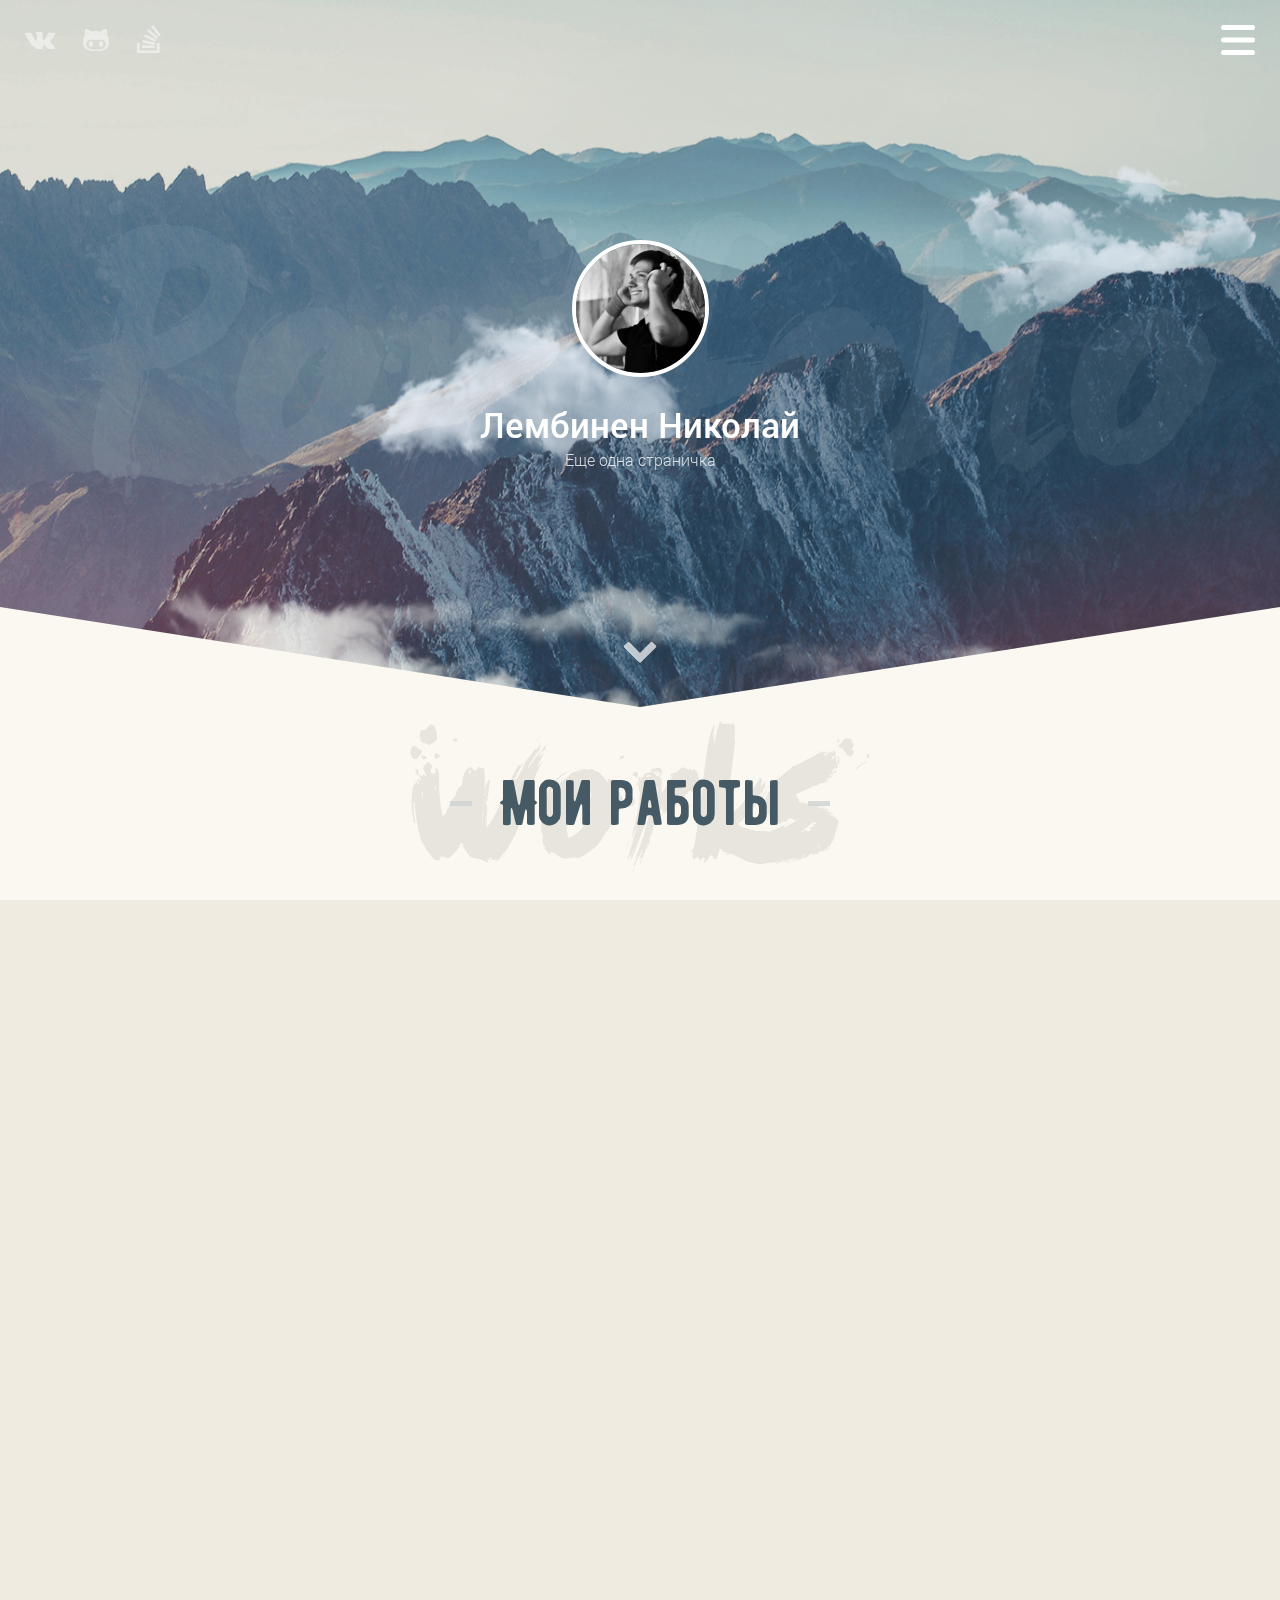
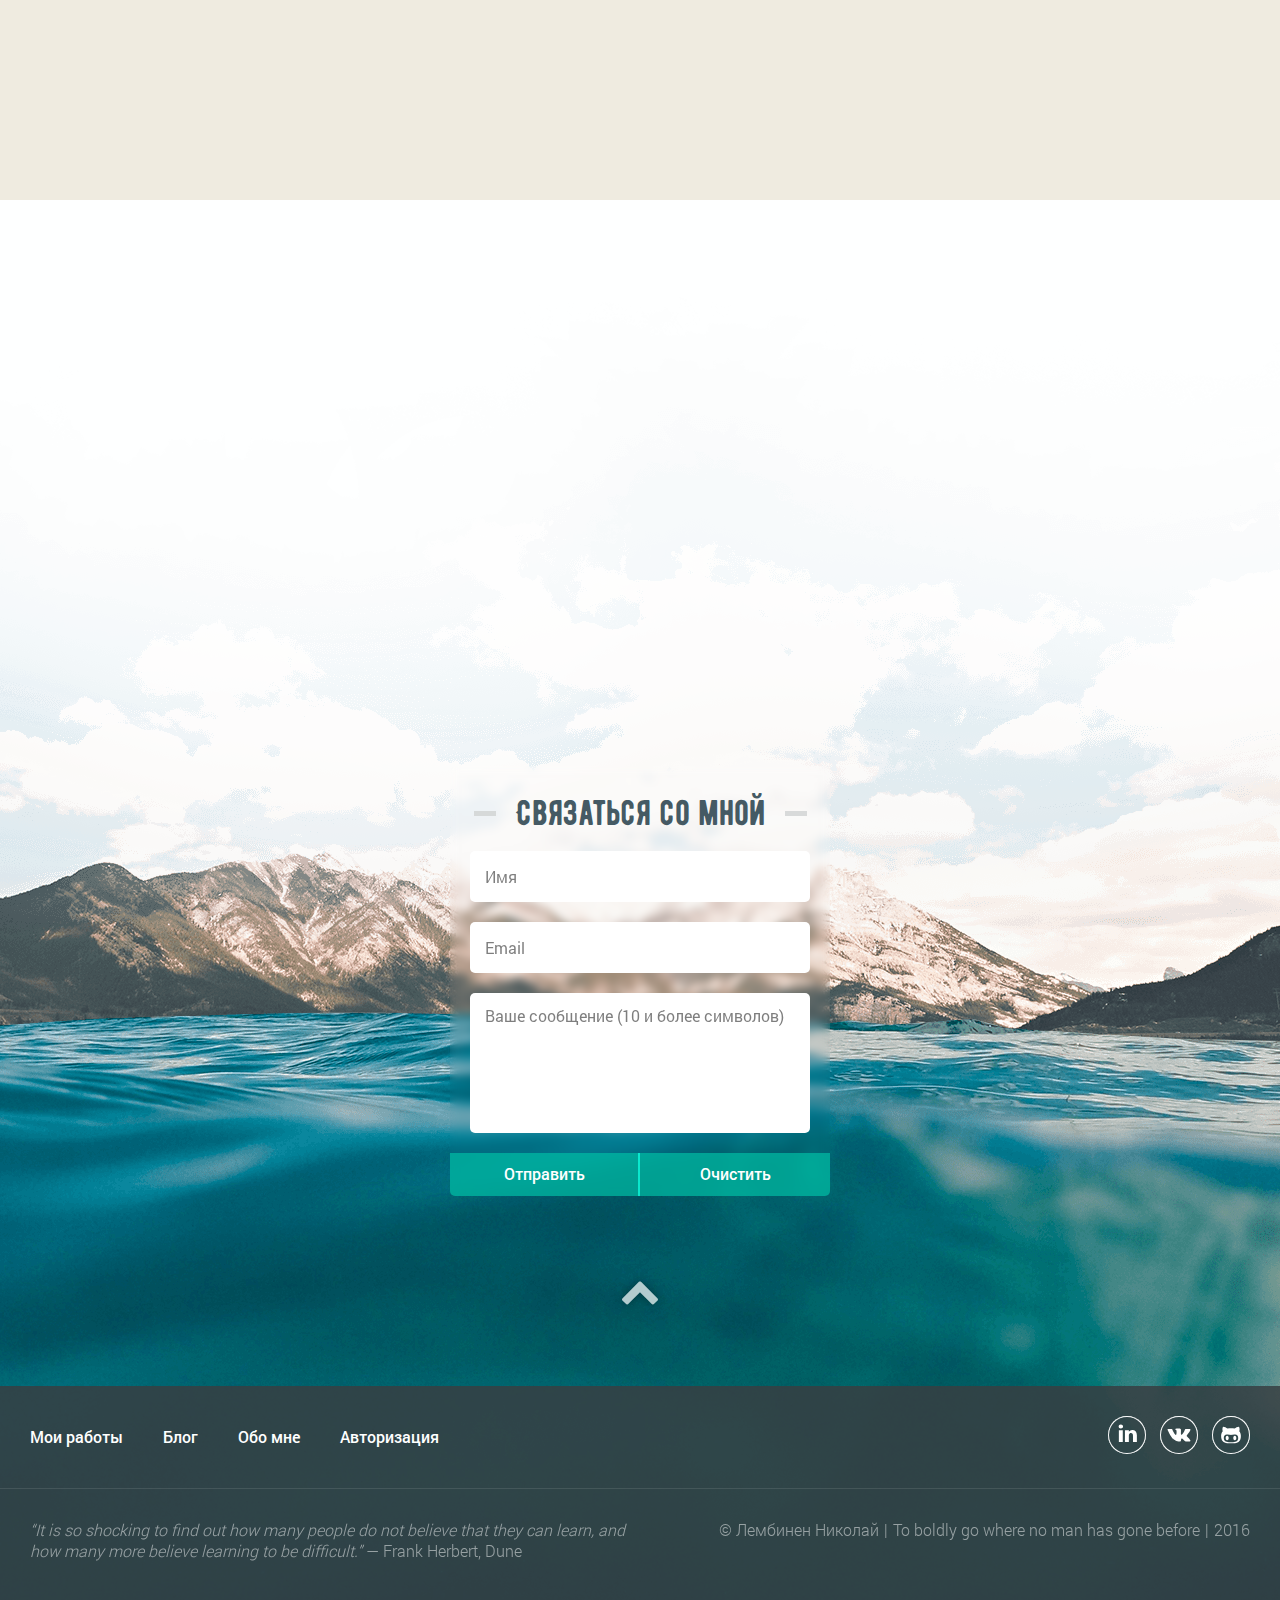
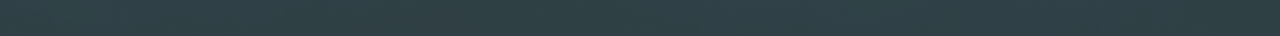
<file: works.html>
<!DOCTYPE html>
<html lang="ru">
	<head>
		<meta charset="utf-8">
		<title>hm_ portfolio</title>
		<meta content="Лембинен Николай" name="author">
		<meta content="Frontend разработчик" name="description">
		<meta content="Frontend, web-development, full-stack developer" name="keywords">
		<meta content="width=device-width, initial-scale=1" name="viewport">
		<meta content="ie=edge" http-equiv="x-ua-compatible">
		<link rel="apple-touch-icon" sizes="57x57" href="/assets/img/favicon/apple-touch-icon-57x57.png">
		<link rel="apple-touch-icon" sizes="60x60" href="/assets/img/favicon/apple-touch-icon-60x60.png">
		<link rel="apple-touch-icon" sizes="72x72" href="/assets/img/favicon/apple-touch-icon-72x72.png">
		<link rel="apple-touch-icon" sizes="76x76" href="/assets/img/favicon/apple-touch-icon-76x76.png">
		<link rel="apple-touch-icon" sizes="114x114" href="/assets/img/favicon/apple-touch-icon-114x114.png">
		<link rel="apple-touch-icon" sizes="120x120" href="/assets/img/favicon/apple-touch-icon-120x120.png">
		<link rel="apple-touch-icon" sizes="144x144" href="/assets/img/favicon/apple-touch-icon-144x144.png">
		<link rel="apple-touch-icon" sizes="152x152" href="/assets/img/favicon/apple-touch-icon-152x152.png">
		<link rel="apple-touch-icon" sizes="180x180" href="/assets/img/favicon/apple-touch-icon-180x180.png">
		<link rel="icon" type="image/png" href="/assets/img/favicon/favicon-32x32.png" sizes="32x32">
		<link rel="icon" type="image/png" href="/assets/img/favicon/favicon-194x194.png" sizes="194x194">
		<link rel="icon" type="image/png" href="/assets/img/favicon/favicon-96x96.png" sizes="96x96">
		<link rel="icon" type="image/png" href="/assets/img/favicon/android-chrome-192x192.png" sizes="192x192">
		<link rel="icon" type="image/png" href="/assets/img/favicon/favicon-16x16.png" sizes="16x16">
		<link rel="manifest" href="/assets/img/favicon/manifest.json">
		<link rel="mask-icon" href="/assets/img/favicon/safari-pinned-tab.svg" color="#808080">
		<link rel="shortcut icon" href="/assets/img/favicon/favicon.ico">
		<meta name="msapplication-TileColor" content="#da532c">
		<meta name="msapplication-TileImage" content="/assets/img/favicon/mstile-144x144.png">
		<meta name="msapplication-config" content="/assets/img/favicon/browserconfig.xml">
		<meta name="theme-color" content="#ffffff">
		<link rel="stylesheet" href="/assets/css/firstscreen.css">
		<link rel="stylesheet" href="/assets/css/app.css">
	</head>
	<body>
		<div id="preloader">
			<div id="preloader__progress">
				<div id="preloader-svg__percentage">0</div>
				<div id="looped-bar"></div>
				<svg version="1.1" id="preloader-svg__img" xmlns="http://www.w3.org/2000/svg" xmlns:xlink="http://www.w3.org/1999/xlink" x="0px" y="0px" width="144px" height="144px" viewBox="0 0 144 144" enable-background="new 0 0 144 144" xml:space="preserve">
					<circle opacity="0.4" fill="none" stroke="#FFFFFF" stroke-width="4" stroke-dasharray="439.822971503" stroke-dashoffset="439.822971503" stroke-miterlimit="10" cx="72" cy="72" r="70" transform="rotate(-160 72 72)" class="bar bar__outer"></circle>
					<circle opacity="0.7" fill="none" stroke="#FFFFFF" stroke-width="3.8938" stroke-dasharray="345.575191895" stroke-dashoffset="345.575191895" stroke-miterlimit="10" cx="72" cy="72" r="55" transform="rotate(-120 72 72)" class="bar bar__center"></circle>
					<circle fill="none" stroke="#FFFFFF" stroke-width="4" stroke-miterlimit="10" stroke-dasharray="251.327412287" stroke-dashoffset="251.327412287" cx="72" cy="72" r="40" transform="rotate(-90 72 72)" class="bar bar__inner"></circle>
				</svg>
			</div>
		</div>
		<div id="hm-popup" class="hm-popup">
			<div class="hm-popup__container">
				<div class="hm-popup__content">
					<button class="hm-popup__close"><span class="fa fa-close"></span></button>
					<p class="hm-popup__text"></p>
				</div>
			</div>
		</div><!--[if lt IE 7]>
		<p class="browsehappy">Вы используете <strong>устаревший</strong> браузер. Пожалуйста <a href="http://browsehappy.com/">обновите его</a></p>
		<![endif]-->
		<div class="sprites-container"><?xml version="1.0" encoding="utf-8"?><svg xmlns="http://www.w3.org/2000/svg" xmlns:xlink="http://www.w3.org/1999/xlink"><symbol viewBox="0 0 1000 400" id="icon-about_bg_left"><path fill-rule="evenodd" clip-rule="evenodd" d="M0 0l1000 200v200H0V0z"/></symbol><symbol viewBox="0 0 1000 400" id="icon-about_bg_right"><path fill-rule="evenodd" clip-rule="evenodd" d="M0 200L1000 0v400H0V200z"/></symbol><symbol viewBox="0 0 498.161 175.44" id="icon-about_header"><path d="M154.836 122.604c-4.354 2.856-10.949 7.277-19.788 13.26.408.408.816.612 1.224.612.816 0 2.311-.679 4.488-2.04-.408.545-.478.953-.204 1.224a84.744 84.744 0 0 0 2.856-1.224 25.111 25.111 0 0 1-4.488 2.856l-1.428 1.632c-2.177.953-5.374 2.652-9.588 5.1-.274.137-.274.341 0 .612 7.478-3.535 13.598-6.866 18.36-9.996-1.09 1.224-2.722 2.856-4.896 4.896-1.361.682-3.538 1.836-6.528 3.468-2.177 1.906-5.374 4.488-9.588 7.752-1.09.683-3.605 1.703-7.548 3.061-.545.816-3.538 2.447-8.976 4.896-3.264 1.632-5.1 2.378-5.508 2.244-.274 0-.714-.137-1.326-.408-.612-.273-1.055-.407-1.326-.407-1.906 0-4.762.372-8.568 1.121-3.809.746-6.665 1.053-8.568.918 1.087 0 .032-.137-3.162-.407-3.197-.274-4.998-.408-5.406-.408.271.271 1.291.883 3.06 1.836-3.401-.137-5.374-.341-5.916-.612-2.314-1.09-6.257-3.876-11.832-8.363-1.632-1.633-2.518-2.582-2.652-2.856l-4.284.408a8.226 8.226 0 0 0-1.224 1.02L51 151.98c-.137.137-.204.376-.204.714 0 .341-.204.442-.612.306h-1.428c-.408-.134-.749-.204-1.02-.204.816 0 2.174-.372 4.08-1.122 1.903-.746 3.398-1.121 4.488-1.121.408.137.612 0 .612-.408 0-.68-.851-1.868-2.55-3.57-1.702-1.699-2.891-2.617-3.57-2.754-.408 0-1.09.274-2.04.816-.953.545-1.632.816-2.04.816-3.401-.134-8.297.137-14.688.816 0 .137.134.376.408.714.271.341.408.714.408 1.122-1.224-1.495-2.448-2.244-3.672-2.244-.408 0-.612.07-.612.204 0 .137.134.341.408.612-.682-.408-2.314-1.02-4.896-1.836-.137.137-.341.239-.612.306-.274.07-.478.172-.612.306 2.582 2.177 4.692 3.334 6.324 3.468l4.692.204c.134-.134.204-.271.204-.408 0-.134-.204-.204-.612-.204.95 0 2.04.341 3.264 1.02-.816 0-2.008.138-3.57.407-1.565.275-2.754.408-3.57.408-.408 0-1.361-.475-2.856-1.428-1.498-.95-2.381-1.428-2.652-1.428-.408 0-.58.07-.51.204.067.137-.102.204-.51.204-2.314-.134-6.461-2.652-12.444-7.548-.682-1.087-1.906-3.06-3.672-5.916-3.539-5.575-5.646-11.832-6.324-18.768C.204 111.725 0 108.869 0 107.1c0-.134.169-.475.51-1.02.338-.542.44-.95.306-1.224-.137-5.304 1.734-11.797 5.61-19.482 3.876-7.682 8.125-12.546 12.75-14.586.816-.134 1.766-.408 2.856-.816 3.398-2.311 5.304-3.331 5.712-3.06-1.224.408-2.518 1.294-3.876 2.652 1.087.816 2.244 1.224 3.468 1.224.816 0 1.664-.577 2.55-1.734.883-1.154 1.256-2.142 1.122-2.958.542 0 .883.137 1.02.408.408 0 .679-.408.816-1.224 0 .274.338.408 1.02.408.134 0 1.632-.781 4.488-2.346 2.856-1.562 4.622-2.48 5.304-2.754 1.632-.679 5.575-1.428 11.832-2.244 3.943-.542 5.712-.816 5.304-.816.408 0 1.02.274 1.836.816.816.545 1.358.886 1.632 1.02.408 0 1.02-.134 1.836-.408.816-.271 1.358-.408 1.632-.408.271 0 .714.102 1.326.306.612.204 1.052.306 1.326.306.408 0 .848-.134 1.326-.408.475-.271.848-.408 1.122-.408.271 0 .746.274 1.428.816.679.545 1.154.816 1.428.816 2.174.545 3.739.816 4.692.816.271 0 .577-.134.918-.408.338-.271.644-.408.918-.408.408 0 .816.07 1.224.204l.612.408c-.682 0-1.157.204-1.428.612l-.204.408c1.495.137 3.943.612 7.344 1.428l-.204 4.488-.816.816c-.408.408-.612.816-.612 1.224.134 0 .408.204.816.612-.408-.134-.886-.408-1.428-.816l-3.264 3.264.204 1.428c.408-.134 1.02-.542 1.836-1.224-.137 1.09.067 1.632.612 1.632.408.137.746.137 1.02 0h.612c-.274.408-.886 1.973-1.836 4.692 0 .408-1.09 2.04-3.264 4.896v1.836c1.224-2.04 3.397-4.896 6.528-8.568-2.314 5.712-4.284 10.133-5.916 13.26-.137.137-.07.341.204.612.271-.134.612-.408 1.02-.816 1.903-4.488 5.371-11.016 10.404-19.584h.816c-.137.408-.408 1.09-.816 2.04l.408.816 1.428-1.224c-.816 1.361-1.836 3.401-3.06 6.12.134.274.338.408.612.408 0-.816-.137-1.224-.408-1.224-.408 0-1.361 1.157-2.856 3.468L85.476 92.82c.134.274.134.682 0 1.224-.137.274-.274.749-.408 1.428l-.816-.816c-2.585 2.993-4.15 7.344-4.692 13.056l-1.224 12.036c-.274.816-.408 1.498-.408 2.04 0 .816.134 1.498.408 2.04.542-.408.816-1.087.816-2.04.542-1.766 1.154-4.284 1.836-7.548.271-1.903.679-4.826 1.224-8.772.134-.408 1.154-2.378 3.06-5.916.408-.816 1.291-2.923 2.652-6.324.95-2.311 2.244-4.214 3.876-5.712l.612 1.836c-2.314 3.538-4.896 11.494-7.752 23.868l.816.816c1.087-6.391 3.535-11.966 7.344-16.728-1.09 1.906-2.381 4.829-3.876 8.772-1.498 5.578-2.244 10.066-2.244 13.464-.137.545.067.816.612.816-.682 0 1.836-1.087 7.548-3.264v1.836c.271.137.612.204 1.02.204 1.358 0 5.167-1.699 11.424-5.1l-9.588 6.324c.408.274.746.408 1.02.408.542 0 1.087-.134 1.632-.408-.274.274-.749.816-1.428 1.632l-1.428-1.428-6.936 5.304c.542.137 1.428.478 2.652 1.02-.545 0-2.585.682-6.12 2.04 0 .816-.172 1.906-.51 3.264-.341 1.361-.51 2.448-.51 3.264-.137 1.361.612 2.62 2.244 3.774 1.632 1.157 3.194 1.804 4.692 1.938.408 0 .985-.067 1.734-.204.746-.134 1.326-.204 1.734-.204l16.32-6.732c-.274.274-1.702.953-4.284 2.04-1.769.816-2.926 1.906-3.468 3.264.134 0 .306.07.51.204.204.137.373.204.51.204l17.136-8.976c.95.274 2.448.478 4.488.612-.682-.134.612-.679 3.876-1.632l.612-.204c1.358-.271 3.602-1.02 6.732-2.244 6.254-3.943 9.655-6.05 10.2-6.324.408 0 .577.07.51.204-.07.137.032.204.306.204.679.137 1.358-.067 2.04-.612a6.76 6.76 0 0 0-2.04 3.06c-1.906.408-4.15 1.565-6.732 3.468-.137.137-.07.341.204.612 1.224-.542 5.03-2.311 11.424-5.304zm-149.94 2.652c-.953-2.99-1.428-4.622-1.428-4.896 0-1.224.542-1.766 1.632-1.632l-.204 6.528zm-.612-7.14h-.612v-3.06h.612v3.06zm17.34 27.948c-1.499-.679-3.809-2.244-6.936-4.692l.204-.612-.816.612-2.856-3.06c2.582 1.498 6.05 4.08 10.404 7.752zm12.852 7.548c-.545 1.766-1.769 2.582-3.672 2.448-1.498 0-4.013-1.225-7.548-3.672-2.585-1.767-4.488-3.127-5.712-4.081 2.856 1.631 7.207 3.875 13.056 6.732.134-.134.306-.235.51-.306.204-.067.373-.169.51-.307-.682-.949-1.906-2.039-3.672-3.264 3.398 1.77 5.234 2.723 5.508 2.855.408.003.746-.13 1.02-.405zm39.78-84.252h-3.468l.816 1.02c-.137.137-.479.204-1.02.204-.545-.542-.953-.883-1.224-1.02.271.408.408.749.408 1.02 0 .274-.204.479-.612.612-2.448-.542-3.468-.816-3.06-.816-1.361 0-2.993.612-4.896 1.836-6.528 4.217-10.678 7.752-12.444 10.608.408 0 .95.341 1.632 1.02 1.087-1.766 3.264-3.535 6.528-5.304 3.264-1.766 5.983-2.582 8.16-2.448.542 0 .883.07 1.02.204-4.762 1.224-9.588 3.672-14.484 7.344-.682.274-1.498.545-2.448.816-1.77 2.585-4.284 6.12-7.548 10.608-.137-.95 1.02-3.468 3.468-7.548-3.538 5.17-5.916 8.705-7.14 10.608-2.314 3.809-3.468 6.802-3.468 8.976-2.04 5.304-3.13 9.384-3.264 12.24 0 1.632.475 3.742 1.428 6.324 1.358 3.672 3.194 5.508 5.508 5.508 1.087.137 3.127-.408 6.12-1.632 2.99-1.224 5.03-1.836 6.12-1.836.408 0 .577.07.51.204-.07.137.102.274.51.408.408 0 .95-.236 1.632-.714.679-.475 1.154-.714 1.428-.714.542-1.087.883-3.194 1.02-6.324 1.087-16.862 4.692-30.326 10.812-40.392-.816 0-1.428.274-1.836.816v-1.632c0 .274-.274.682-.816 1.224l.204-2.856c1.224 0 2.04-.134 2.448-.408.408-.816.883-1.97 1.428-3.468h1.632c.134.274.204.612.204 1.02l-.408.816 5.1-6.324zm-33.66 82.824c-.408.408-.612.75-.612 1.021 0 .138.067.274.204.408-2.585-.134-4.625-.408-6.12-.816.134 0 .306-.169.51-.51.204-.338.373-.51.51-.51h1.836c.408.136 1.632.274 3.672.407zm-3.264-42.636l-.408-.408-1.224 1.632.612.408 1.02-1.632zm7.14 42.228c-.408 0-1.836-.408-4.284-1.224.95.137 2.174.407 3.672.815.271.276.475.409.612.409zm5.1-3.876h-4.284v-.612h4.284v.612zm4.896 7.752c-.816.271-1.906.679-3.264 1.224-.274-.137-.749-.545-1.428-1.224.134-1.633 1.699-2.378 4.692-2.244-.408 0-1.224.341-2.448 1.02l.816 1.021c.95-.001 1.495.066 1.632.203zm-2.652-7.752l-.204.612-1.428-.612v-.612l1.632.612zm4.08-39.372l-.408 3.468h-.816l.408-3.468h.816zm16.32-41.412l-.204-.612-1.02.612-.204.612 1.428-.612zm7.956-2.244c-1.498-.408-2.789-.612-3.876-.612-1.361-.134-3.13.204-5.304 1.02 1.087.816 1.632 1.498 1.632 2.04.679 0 1.358.137 2.04.408 1.224.816 1.903 1.224 2.04 1.224.408-.816.918-1.699 1.53-2.652.612-.95 1.256-1.428 1.938-1.428zm-2.652 6.324c.271 0 .408.07.408.204-.137.274-.408.682-.816 1.224l-1.632-1.02c.134.137.475.102 1.02-.102.542-.204.883-.306 1.02-.306zm-.816 67.932v-1.632h-.816v1.632h.816zm.204-2.652v-1.632h-.816v1.632h.816zm9.384-70.584c1.087.137.408.035-2.04-.306-2.448-.338-3.809-.51-4.08-.51-.408 1.361-1.224 2.789-2.448 4.284.679 0 1.087.137 1.224.408-.545.545-.816.886-.816 1.02.134 0 .338-.067.612-.204.271-.134.542-.204.816-.204.408 0 .612.172.612.51 0 .341.067.51.204.51-.274.274-.408.816-.408 1.632.542-.271 2.107-.746 4.692-1.428-.274 0-.478-.134-.612-.408.679-1.087 1.428-2.856 2.244-5.304zm-7.14 67.932l-.612-1.224-.612.204.612 1.02h.612zm5.1-87.312l-.204 5.508c0 2.314-1.02 3.742-3.06 4.284-1.224-1.358-1.836-3.535-1.836-6.528.134-2.99 1.154-4.418 3.06-4.284.542 0 1.224.341 2.04 1.02zm-2.04 21.216l-1.02 1.02-.408-.612 1.224-.816.204.408zm3.264 47.532h-.816l-1.02 6.12h.612l1.224-6.12zm4.08-42.024c-.682 0-1.428-.338-2.244-1.02.134 0 .408-.102.816-.306.408-.204.746-.306 1.02-.306 0 .408.067.749.204 1.02l.204.612zm2.856 20.604l-3.468 5.1-.612-.408 3.468-5.1.612.408zm-2.04 14.688l-1.224 4.284-.816-.204 1.428-4.08h.612zm18.972-50.184c0 .953-1.906 3.197-5.712 6.732-1.769-.542-4.15-1.562-7.14-3.06a87.403 87.403 0 0 0-1.428-2.652c.271-.408.475-1.224.612-2.448.134-1.495-.137-2.244-.816-2.244-.274 0-.58.07-.918.204-.341.137-.647.137-.918 0-1.361 0-2.722-1.358-4.08-4.08 1.903-2.174 3.876-3.194 5.916-3.06.271 0 .95.376 2.04 1.122 1.087.75 1.836 1.122 2.244 1.122.542.137 1.291.137 2.244 0 .95-.134 1.699-.204 2.244-.204 1.087.137 2.311 1.294 3.672 3.468 1.358 2.177 2.04 3.876 2.04 5.1zm-18.156 14.28h-1.02v-.612h1.02v.612zm6.12 8.772L94.86 84.66l-.612-.408 2.448-3.264.612.408zM96.9 78.54l-1.224 2.04-.612-.204 1.224-2.04.612.204zm2.244-.408l-1.224.816-.408-.408 1.224-1.02.408.612zm3.468 44.472a2.51 2.51 0 0 1-.612-1.02c-.274.137-.953.816-2.04 2.04.271.274.679.749 1.224 1.428 0-.542.475-1.358 1.428-2.448zm2.856.816l-1.836 1.632 1.632.204c0-1.087.067-1.699.204-1.836zm42.84-28.56c0 .274-.07.647-.204 1.122-.137.479-.204.784-.204.918h-2.04l-1.632-2.448c0 .274-.274.612-.816 1.02.679-.271 1.02-.883 1.02-1.836 0-.542-.07-1.393-.204-2.55-.137-1.154-.204-2.005-.204-2.55 0-.679.067-1.291.204-1.836l2.04.204c.271.953.542 2.856.816 5.712.816.816 1.224 1.565 1.224 2.244zm47.734 19.992c0 5.033-1.157 9.18-3.468 12.444-.816 1.224-1.906 3.13-3.264 5.712-.816 1.09-4.15 4.013-9.996 8.772.134-.408.475-1.02 1.02-1.836 0-.134.067-.204.204-.204h-1.02c1.087 0-.341.612-4.284 1.836.95-.542 2.311-1.495 4.08-2.856.134-.271.067-.542-.204-.816l-26.112 13.464c-.137-.542-.408-.815-.816-.815-1.906 0-7.344 1.973-16.32 5.915-.408.134-1.224.816-2.448 2.04 0-.953.134-1.428.408-1.428-.816.816-1.361 1.97-1.632 3.468-.274-.137-.816-.545-1.632-1.224-4.488 1.766-6.598 4.963-6.324 9.588-.274 0-.647-.172-1.122-.51-.478-.341-.851-.51-1.122-.51-.274.407-1.09 2.243-2.448 5.508h-1.02c-.137-1.361-.137-2.993 0-4.896-.274-.545-.612-.953-1.02-1.224-.274.271-.408.746-.408 1.428 0-.682-.204-1.157-.612-1.428-.274.271-1.02 1.291-2.244 3.06.134-2.313.134-3.809 0-4.487-.408 0-.682.203-.816.611-.274 1.225-.953 2.99-2.04 5.305-.137-.138-.341-1.225-.612-3.265-.408-1.498-.204-2.789.612-3.876-.953-1.09-1.903-1.632-2.856-1.632a9.41 9.41 0 0 0-1.836.204c-.679.134-1.224.204-1.632.204v-3.061c1.498-.273 3.468-.815 5.916-1.632.679-1.906 2.311-6.253 4.896-13.056 1.495-3.943 3.264-8.976 5.304-15.096v-.612c-.545.408-1.02 1.09-1.428 2.04 5.846-19.176 11.22-40.526 16.116-64.056 3.127-15.775 4.896-27.744 5.304-35.904v-4.488c0-1.903-.07-3.331-.204-4.284v-3.672c.271.953.816 2.244 1.632 3.876.816-1.358 1.224-2.856 1.224-4.488 0-1.224-.204-2.448-.612-3.672.134-.679.816-2.174 2.04-4.488-.408 4.217-.612 7.14-.612 8.772.408-.816 1.224-2.311 2.448-4.488.679-.816 1.766-1.903 3.264-3.264.271.274.746 1.09 1.428 2.448.271-.134.475-.612.612-1.428v1.428c1.224 0 2.107.137 2.652.408.271-.271.51-.714.714-1.326.204-.612.373-.985.51-1.122-.137.682-.137 2.04 0 4.08.95-.408 1.699-1.154 2.244-2.244l-1.224-1.428 3.672 2.448a9.458 9.458 0 0 0 1.02-4.284c.134.816.408 1.973.816 3.468.134-.816.475-1.632 1.02-2.448.271 1.498.883 3.742 1.836 6.732h.204c.134-2.04.612-4.622 1.428-7.752.679-1.358 1.699-2.04 3.06-2.04.816 0 1.699 1.224 2.652 3.672-1.77 0-2.856.816-3.264 2.448-.408 1.224-.408 2.722 0 4.488a83.33 83.33 0 0 1 1.02 12.852c0 6.936-1.02 13.534-3.06 19.788 0-.542-.274-1.154-.816-1.836-.408 2.04-1.157 5.1-2.244 9.18-.274-.271-.545-.408-.816-.408-.545 1.09-1.157 2.722-1.836 4.896.134.682.204 1.769.204 3.264-.545.682-1.294 1.836-2.244 3.468v-2.04c-.137-.134-.274 0-.408.408-.682 2.448-2.11 7.21-4.284 14.28 1.358-.134 4.214-.134 8.568 0 4.896.274 8.772.886 11.628 1.836 5.846 2.177 10.742 6.12 14.688 11.832 3.943 5.713 5.916 11.699 5.916 17.953zm-57.527-98.736c-.274.408-.545 1.565-.816 3.468-.408-.816-.953-2.174-1.632-4.08.542.545.883.816 1.02.816h1.02c.133-.134.27-.204.408-.204zm-.816 120.156h-.612l-1.02 2.448.612.204 1.02-2.652zm1.836-5.712c-.816.682-1.428 2.177-1.836 4.488-.274 0-.479.07-.612.204.134.274.338.612.612 1.02 1.223-2.856 1.836-4.759 1.836-5.712zm30.396-10.404c0-1.087-.408-2.652-1.224-4.692l-1.02 3.264c0-1.766-.612-4.08-1.836-6.936 0 1.361-.137 2.244-.408 2.652 0-.679-.816-1.766-2.448-3.264h1.632c-.682-2.174-4.354-3.264-11.016-3.264-2.585 0-4.15.545-4.692 1.632.95 0 2.378.341 4.284 1.02l-4.488 1.02c-1.361 4.217-3.401 10.2-6.12 17.952 0-.271.067-.408.204-.408.134.274.204.682.204 1.224 0 .682-.306 1.769-.918 3.264-.612 1.498-.918 2.381-.918 2.652.679-.816 1.358-1.903 2.04-3.264.271.274.338.478.204.612 0-.408-.274-.134-.816.816-.682 1.224-1.294 2.04-1.836 2.448l-.408.408c-.137 1.498-.408 2.722-.816 3.672 0-.679.408-1.02 1.224-1.02.271 1.09-.341 2.585-1.836 4.488h1.632c-.682.953-1.499 2.244-2.448 3.876 2.04-.679 4.214-2.04 6.528-4.08-1.498 1.09-2.585 1.498-3.264 1.224a29.124 29.124 0 0 1 2.448-1.836c-1.498.545-2.448.682-2.856.408 4.351-2.582 10.675-6.187 18.972-10.812l-4.284 1.224a271.647 271.647 0 0 1 7.752-5.508c3.127-2.311 4.896-4.622 5.304-6.936.815-1.903 1.224-2.515 1.224-1.836zm-24.073-7.956c-.408.137-.886.408-1.428.816-1.224 3.672-2.856 9.113-4.896 16.32l1.02.612 5.304-17.748zm-4.896 30.804l-.816 1.02-.612-.408 1.224-1.224.204.612zm2.245-129.744h-.612v-2.04h.612v2.04zm2.856 113.628l-1.224 2.244-.816-.204 1.428-2.244.612.204zm1.224-18.156c-1.361.682-2.04 1.224-2.04 1.632h1.632c-.001-.679.133-1.224.408-1.632zm-.816 2.652v-.816h-1.224v.816h1.224zm2.243-98.532h-.816l-.408-1.836h.612l.612 1.836zm2.244 100.776c-.816 0-1.428.479-1.836 1.428.271-1.358.679-2.378 1.224-3.06.001.682.204 1.224.612 1.632zM153.203.816l-.408.612-1.02-1.02.408-.408 1.02.816zm-.409 83.232v-1.224h-.816v1.224h.816zm.409-1.428v-1.428h-.816v1.428h.816zm.407-1.632v-2.04h-.612v2.04h.612zm.816 1.632l-.612-.204-.612 1.428.612.204.612-1.428zm4.693-7.14l-.612 2.244h-.612l.408-2.244h.816zm.407-.816h-.816v-1.428h.816v1.428zm4.896-10.812h-.612V62.22h.612v1.632zm8.161-28.356h-1.02V32.64h1.02v2.856zm.204-14.892h-.612V19.38h.612v1.224zm0 10.812h-.612V21.012h.612v10.404zm4.896 111.18l-2.04 1.02v-.612l1.836-1.02.204.612zm11.423-29.172c0-2.448-1.09-5.438-3.264-8.976 0 .682-.137 1.157-.408 1.428-.137-1.224-1.157-2.754-3.06-4.59-1.906-1.836-3.468-2.958-4.692-3.366 7.615 6.12 11.15 12.922 10.608 20.4.543-1.766.816-3.398.816-4.896zm-6.527-33.252l.612.612h1.428c-.545 0-.341-.271.612-.816 1.224.408 1.495 1.157.816 2.244-.682 1.499-.749 2.722-.204 3.672.679.408 1.495 1.157 2.448 2.244l3.06.612c1.358 0 1.766-.679 1.224-2.04.408-.271 1.02-1.699 1.836-4.284.542.545.883.816 1.02.816 1.766 0 2.652-.883 2.652-2.652 0-2.448-1.157-3.672-3.468-3.672-.137 0-.306.102-.51.306-.204.204-.376.306-.51.306-.137 0-.545-.236-1.224-.714-.682-.475-1.09-.714-1.224-.714-.682 0-1.836.478-3.468 1.428-.274.274-.886.749-1.836 1.428-.137 0-.204-.067-.204-.204 0-1.358-.545-2.04-1.632-2.04-.408 0-.886.408-1.428 1.224v2.244zm4.896 51l-.408-.408-3.876 4.08.204.408 4.08-4.08zm-1.429-48.144l.612-.204v.204l-.408.204-.204-.204zm106.487 9.996c0 2.448-1.021 6.053-3.061 10.812-.815 2.314-1.973 5.986-3.468 11.016-1.632 1.769-3.946 4.762-6.936 8.976l1.02-2.04c.816-1.495 1.087-2.378.816-2.652-1.09 1.498-2.585 3.946-4.488 7.344-.815.682-2.04 1.973-3.672 3.876a480.51 480.51 0 0 0-3.468 6.528c-3.538 5.033-7.481 9.113-11.832 12.24-7.481 5.578-12.444 8.364-14.893 8.364-.407 0-1.02-.137-1.836-.408-.815-.274-1.36-.408-1.632-.408-1.09 0-2.62.236-4.59.714-1.973.476-3.503.715-4.59.715-4.08 0-8.434-2.178-13.056-6.528l-4.08-.816c-.137.408-.204.953-.204 1.633 0 .682.067 1.498.204 2.447a389.666 389.666 0 0 0-5.508-6.936c-.137-.679-.478-1.903-1.02-3.672l-1.224-.816c-.274-1.766-.682-4.488-1.224-8.16.679-.816 1.02-1.428 1.02-1.836-1.361-3.127-2.244-5.779-2.652-7.956.408-.408.408-4.08 0-11.016 1.224-9.926 3.739-19.718 7.548-29.376 1.495-4.214 4.418-8.635 8.772-13.26 4.622-5.438 8.772-8.568 12.444-9.384.542 0 3.127-1.087 7.752-3.264-9.384 3.809-16.865 9.725-22.439 17.748-.137.137 0 .408.408.816l1.02-.816c-1.769 1.906-3.197 4.217-4.284 6.936l.816.408c4.214-5.846 11.083-12.036 20.604-18.564-.407 0-1.564.341-3.468 1.02 8.702-5.167 15.434-7.682 20.196-7.548-.138 0-.408.204-.816.612.408.274.883.408 1.428.408.68 0 1.699-.134 3.061-.408 1.357-.271 2.378-.408 3.06-.408.408 0 1.326.478 2.754 1.428 1.429.953 2.276 1.428 2.551 1.428.542 0 .78-.102.714-.306-.07-.204.031-.306.306-.306.408.137.985.581 1.734 1.326.746.749 2.754 2.958 6.018 6.63.542 1.224 1.903 2.856 4.08 4.896l.816-.816c-.953-.408-1.326-.95-1.122-1.632.204-.679.031-1.224-.51-1.632 2.174 0 3.806.478 4.896 1.428.816-.95 1.224-1.562 1.224-1.836.542 1.498 1.633 3.06 3.265 4.692.949 1.09 2.378 4.558 4.284 10.404 0 .545.066 1.428.203 2.652.271.545.884 1.09 1.837 1.632.814 1.223 1.222 2.447 1.222 3.671zM223.173 71.4l-2.652 2.856-.204-.612 2.448-2.448.408.204zm3.264-2.04l-2.652 2.04-.204-.816 2.448-1.836.408.612zm32.436 19.584c-1.361-2.04-2.177-3.602-2.448-4.692-1.769 1.224-4.625 3.538-8.567 6.936.134-.816.679-1.836 1.632-3.06-6.257 7.752-10.813 16.39-13.668 25.908-.545-.816-.887-1.224-1.021-1.224-.953 0-1.871 1.632-2.754 4.896-.886 3.264-1.326 5.578-1.326 6.936 0 2.722.612 6.257 1.836 10.608 5.438-1.495 10.676-5.508 15.708-12.036 5.03-6.528 7.479-12.444 7.345-17.748.542.274.949-.134 1.224-1.224l.612-1.428a61.6 61.6 0 0 1-3.468-1.428c.134-.679.203-1.224.203-1.632 0-1.358-2.177-2.582-6.527-3.672l5.1-.204c.679.274 1.632.886 2.856 1.836.134-.408.338-.883.611-1.428-.815 0-1.294-.067-1.428-.204.679-.679.95-1.224.816-1.632-.545-.408-1.294-.95-2.244-1.632 2.04-.679 3.397-1.562 4.08-2.652-.408-.542-.953-1.154-1.632-1.836.407 0 .949.102 1.632.306.679.204 1.153.306 1.428.306zM240.716 59.16h-1.224v-.816h1.224v.816zm8.773.204c-1.498.408-4.559 1.428-9.18 3.06h1.836c.815.137 3.264-.883 7.344-3.06zm-6.12-1.224h-1.224v-.816h1.224v.816zm8.975 43.86h-1.02v-.816h1.02V102zm36.313-33.456h-.816v-1.836h.816v1.836zm87.922 96.9c-.407-.138-1.156-.172-2.243-.103-1.091.067-1.837.103-2.244.103-.274 0-1.056-1.09-2.347-3.265-1.294-2.177-2.008-3.334-2.142-3.468-.953.542-1.498 1.087-1.632 1.632-.138.68.408 1.836 1.632 3.469a5.06 5.06 0 0 0 0 2.855c-.274 1.495-1.09 2.244-2.448 2.244-.408 0-.714-.07-.918-.204-.204-.137-.376-.204-.51-.204a2.495 2.495 0 0 0-.612 1.021c0 .271.067.475.204.611l-1.02-1.02c-.953 0-1.498.408-1.633 1.224l-.203 1.836c-.408 0-.953-.137-1.633-.407-.682-.274-1.294-.408-1.836-.408.408.542.883 1.357 1.429 2.448l-.204 1.632h-1.632c-.683-1.77-1.77-4.421-3.265-7.956-2.313.679-3.809 1.087-4.487 1.224-1.906 0-2.789-3.468-2.652-10.404 0-.952.066-4.487.204-10.607-.138.274-.408.682-.816 1.224-1.361.545-3.13 1.361-5.304 2.448-5.712 2.04-9.929 3.13-12.648 3.265l-5.304.203c-1.224 0-3.264-.679-6.12-2.04-.545-.271-1.224-.679-2.04-1.224-6.665-2.856-11.22-8.772-13.668-17.748-1.906-7.478-2.177-15.638-.815-24.48.134-.816.306-2.107.51-3.876.204-1.766.373-3.194.51-4.284.271-1.632 2.923-9.314 7.956-23.052 1.903-5.03 4.01-8.431 6.324-10.2.134 1.09.408 2.518.815 4.284.134-.134 1.225-1.495 3.265-4.08 1.632-2.311 2.923-3.468 3.876-3.468.542 0 1.153.137 1.836.408.134.274.271.612.408 1.02l-.204 1.428c.134.545.407 1.428.815 2.652.816 2.04 2.107 2.993 3.876 2.856-1.09.137.338-.475 4.284-1.836.134.545.134 1.498 0 2.856-.274 1.498-.749 3.264-1.428 5.304-.138.408-.138.886 0 1.428-.683 3.264-1.77 7.685-3.264 13.26-.408 1.361-.546 2.585-.408 3.672l.204.612c-1.361 7.752-1.906 13.601-1.633 17.544.408 6.257 2.516 12.31 6.324 18.156l-.204.408c.816.137 1.767.545 2.856 1.224.134.274.338.408.612.408.541 0 3.397-1.562 8.567-4.692.408 0 .746.204 1.021.612-.683 1.09-1.295 1.769-1.836 2.04.134.137.407.274.815.408 0 .816.746 1.632 2.244 2.448.542-1.766 1.087-4.418 1.632-7.956-.273-.679-.408-1.087-.408-1.224l.816-1.02c.95-9.247 4.351-22.099 10.2-38.556 1.766-4.896 4.555-11.762 8.364-20.604l1.02 1.02c-.682 1.632-1.428 3.605-2.244 5.916l-.612 3.06c-.137.274.067.408.612.408 1.087 0 2.276-1.224 3.57-3.672 1.291-2.448 2.005-3.672 2.142-3.672.542 0 .95.07 1.225.204l.204.204 1.428-3.672c-.138.953-.138 2.04 0 3.264.815-.408 1.632-1.766 2.448-4.08l2.04-.816c1.357 1.361 1.97 2.11 1.836 2.244.541 0 .78-.067.714-.204-.07-.134.031-.204.306-.204.408 0 .816.479 1.224 1.428.408.953.746 1.498 1.021 1.632-.137.408-.683 1.294-1.632 2.652-.408.816-.408 1.702 0 2.652-.138.137-.07.341.204.612.815-.271 1.97-1.087 3.468-2.448l-.204.612c.134.137.338.478.612 1.02a23.866 23.866 0 0 0-1.021 3.672c-.274 1.906-.478 4.08-.612 6.528l.408.204c.134-.542.476-1.02 1.021-1.428-.274.953-2.519 9.658-6.732 26.112-1.906 7.752-3.06 14.621-3.468 20.604-.137 1.498-.683 4.625-1.632 9.384-.138.408 0 .886.408 1.428l-.204 1.428c-.274.137-.612.204-1.021.204s-.749-.134-1.02-.408l-1.429.204c-2.312 12.51-.951 19.787 4.082 21.827zM337.615 81.6l-2.04 5.712c-1.498 4.762-2.381 7.685-2.651 8.772-.138.953-.274 2.381-.408 4.284-.545 2.177-1.361 3.742-2.448 4.692-.682-4.08-.815-7.411-.408-9.996.271-1.224.816-3.127 1.632-5.712.816-2.582 1.291-4.351 1.429-5.304.542-1.632 1.495-3.876 2.855-6.732.134.274.408.612.816 1.02.542-.542 1.153-.816 1.836-.816l-.613 4.08zm59.157 50.388c-.273 1.498-.886 2.177-1.836 2.04-.273 0-1.294-.95-3.06-2.856.134-.816-.408-1.766-1.632-2.856-.138-.816-.204-1.291-.204-1.428.408 0 .816.274 1.224.816l1.632-1.224c.68-.542 1.154-.816 1.429-.816 1.495.274 2.31 2.381 2.447 6.324zm-2.651-101.592c0 .274-.103.612-.307 1.02-.203.408-.306.682-.306.816a5.226 5.226 0 0 0-2.04 0c-.545-.542-.749-.883-.611-1.02 0-.271.203-.781.611-1.53.408-.746.612-1.256.612-1.53.542 0 1.357.137 2.448.408l-.407 1.836zm103.836 34.476l-3.876 1.836c-.137.545.338 1.157 1.428 1.836 0 .274-.274.682-.815 1.224-2.448.274-5.986.478-10.608.612-.816 0-1.565.274-2.244.816 1.087.274 2.244.545 3.468.816 1.225.137 2.448.204 3.672.204-1.498.274-3.741.612-6.731 1.02-1.361.545-3.334 1.09-5.916 1.632.134.274.338.341.612.204 2.311-.271 3.602-.408 3.876-.408.949 0 4.214-.134 9.792-.408l.815.408-1.43 1.02-25.704 2.856c-9.384.953-17.885 1.565-25.5 1.836l-.408.408c-.137.137-1.564 4.15-4.284 12.036-1.769 5.17-2.992 9.725-3.672 13.668-2.04 13.33-1.157 24.005 2.652 32.028 7.07-4.214 10.404-6.324 9.996-6.324.542 0 1.428.714 2.652 2.142 1.224 1.428 2.106 2.212 2.651 2.346.271 0 .408-.067.408-.204 0-.134.134-.134.408 0 .271.137.679.545 1.224 1.224.816-.679 5.167-2.99 13.056-6.936-7.889 8.705-17.136 15.029-27.743 18.972-.546.273-.816.545-.816.816l.408.611c2.719-.134 9.518-3.398 20.399-9.792l-10.607 7.956c-6.803 4.896-11.29 7.14-13.464 6.732-.408 0-1.53-.816-3.366-2.448s-2.824-2.652-2.958-3.06c-1.361.407-2.11 1.156-2.244 2.243l-2.448-.407c-1.36-.271-4.487-4.147-9.384-11.628-1.906-2.99-2.855-8.906-2.855-17.748.134-6.391.679-12.648 1.632-18.768.271-1.766 2.04-9.247 5.304-22.44-3.401.545-5.916.682-7.548.408-.953-.134-2.519-.679-4.692-1.632-2.177-.95-3.876-1.495-5.1-1.632l-5.508-.816h-.816c0-.408.204-.883.612-1.428 1.224-.408 2.311-.542 3.264-.408a104.4 104.4 0 0 0 2.652.612c1.224.274 2.106.478 2.651.612l.612-.408c-.274-.408-1.157-1.02-2.652-1.836.68 0 1.837-.067 3.469-.204-3.946-3.943-6.258-5.983-6.937-6.12-.408 0-1.702.137-3.876.408.134-.408.476-.542 1.021-.408.134-.134 0-.408-.408-.816l3.264-3.264c2.856 0 4.352-.475 4.488-1.428.271-1.224.066-1.836-.612-1.836-1.09-.134-1.973-.612-2.651-1.428 1.224-.134 3.06-.475 5.508-1.02l-.612-.816c.816-.408 2.107-1.087 3.876-2.04.271-.408.204-.612-.204-.612.816.137 1.291.408 1.428.816.95-.271 1.563-1.087 1.837-2.448.949-.408 2.311-.746 4.079-1.02 2.582-.271 6.458-.746 11.629-1.428.541-1.087 2.174-5.846 4.896-14.28l.408-2.856c.134-.542.746-1.903 1.836-4.08l.204-2.04c.408-1.087 1.153-2.786 2.244-5.1.134-.542.407-1.358.815-2.448 1.087-1.224 1.836-2.378 2.244-3.468a156.228 156.228 0 0 1 5.508 3.876c.816-.679 1.97-1.632 3.469-2.856 0 .545.541 2.11 1.632 4.692a598.456 598.456 0 0 0 2.651-6.12l1.021.408c0 1.09.475 2.789 1.428 5.1.271 1.906.408 3.946.408 6.12 0 3.401.134 4.966.408 4.692l-.408 1.836h-.612c-.815 3.401-2.177 8.501-4.08 15.3.134.274.338.612.612 1.02.271 0 .612-.204 1.02-.612-.137.545.067.886.612 1.02.95.137 2.515 0 4.692-.408 1.902.137 4.963.204 9.18.204 5.304 0 8.364-.067 9.18-.204-.815 1.498-1.836 2.177-3.06 2.04l-3.061-.408-.611.204c.408.545 1.02.886 1.836 1.02.542 0 1.428-.134 2.652-.408 1.224-.271 2.106-.338 2.651-.204.271 0 .338.137.204.408-.137.274 0 .408.408.408-.953-.134 1.699-.542 7.956-1.224h9.588c-.408 0-1.326.306-2.754.918s-2.346.851-2.754.714c-2.993-.408-5.646-.204-7.956.612.408.545.815.816 1.224.816 6.391 1.09 8.977 1.361 7.752.816.408.545 1.495 1.973 3.265 4.284 0 .408.066.816.203 1.224 1.087.545 1.429.75 1.021.612.95.137 2.855.137 5.712 0l.408.408-.206 1.225zm-103.224 9.996l-2.856-.408a5.003 5.003 0 0 0 1.224-.612c.541.682 1.086 1.02 1.632 1.02zm37.739-57.936c-.815.545-1.294.816-1.428.816l-2.448-.408c-.137-.134-.306-.408-.51-.816-.204-.408-.376-.679-.51-.816-.816.137-1.498.647-2.04 1.53-.545.886-.683 1.6-.408 2.142.95 3.13.746 5.304-.612 6.528a492.466 492.466 0 0 1-5.304 3.468c-4.217.274-6.19.479-5.916.612-.816-.134-1.428-.644-1.836-1.53-.408-.883-.408-1.734 0-2.55-.408-.542-.953-1.428-1.632-2.652a668.31 668.31 0 0 0-.612-5.712c-.953.816-1.702 1.157-2.244 1.02-3.4-.542-4.829-2.311-4.284-5.304.271-1.495 1.225-2.923 2.856-4.284 1.632-1.358 3.194-1.903 4.692-1.632.271 0 .611.137 1.02.408.408.274.746.479 1.021.612.271 0 1.153-.306 2.651-.918 1.495-.612 2.378-.848 2.652-.714 1.087.137 3.06 1.294 5.916 3.468.542.816 1.562 2.04 3.06 3.672.408-.816 1.087-1.766 2.04-2.856.816-.679 1.495-.95 2.04-.816.95.137 1.766 1.02 2.448 2.652l-.612 4.08zm-19.176 18.564l-3.672-1.428.204-.408 3.468 1.224v.612zm3.061 9.18c-.274 1.361-1.021 1.906-2.244 1.632-2.178-.271-3.605-1.358-4.284-3.264.679-1.495 1.495-2.174 2.448-2.04 2.989.408 4.35 1.632 4.08 3.672zm8.363-23.46l-.408-.612-.407.204.407.612.408-.204zm6.733 4.284l-7.548 22.236 6.12-24.48c.27.137.745.886 1.428 2.244zm4.284 94.656c-.683 0-1.157-.338-1.429-1.02-.407-1.495-.478-3.06-.204-4.692-.137 1.09 1.087-3.672 3.673-14.28-.408 1.906-.715 5.135-.918 9.69-.204 4.558-.58 7.991-1.122 10.302zm15.504-74.052l-.816 3.264h-.815l1.02-3.468.611.204zm2.244-24.888h-.612l.204-.816h.611l-.203.816zm12.443.816c-.137 1.361-1.224 2.518-3.264 3.468-.408-.542-.612-.95-.612-1.224.134-.542.645-1.291 1.53-2.244.883-.95 1.597-1.495 2.142-1.632.272.408.338.953.204 1.632zm25.5.204c-1.224.816-2.177 1.157-2.855 1.02l-.408-.408.204-1.224c.271-.271 1.224-.746 2.855-1.428l.612.408-.408 1.632z"/></symbol><symbol viewBox="0 0 2000 400" id="icon-bg"><path fill-rule="evenodd" clip-rule="evenodd" d="M2000 400V0L1000 200 0 0v400z"/></symbol><symbol viewBox="0 0 302.193 208.012" id="icon-blog_header"><path d="M71.806 90.643c0 3.972-.913 7.245-2.737 9.821-.644.966-1.504 2.471-2.576 4.508-.644.86-3.275 3.167-7.889 6.923.106-.322.375-.805.805-1.449 0-.105.053-.161.161-.161h-.805c.858 0-.269.483-3.381 1.449.75-.428 1.824-1.18 3.22-2.254.106-.214.053-.428-.161-.644l-20.608 10.626c-.108-.428-.322-.644-.644-.644-1.504 0-5.796 1.557-12.88 4.669-.322.105-.966.645-1.932 1.61 0-.752.106-1.127.322-1.127-.644.644-1.074 1.555-1.288 2.736-.216-.107-.644-.43-1.288-.966-3.542 1.394-5.207 3.917-4.991 7.567-.216 0-.511-.136-.886-.402-.377-.27-.671-.402-.885-.402-.216.321-.86 1.771-1.932 4.347h-.805c-.108-1.074-.108-2.362 0-3.864-.216-.43-.483-.752-.805-.966-.216.214-.322.589-.322 1.127 0-.538-.161-.913-.483-1.127-.216.214-.805 1.019-1.771 2.415.105-1.826.105-3.006 0-3.542-.322 0-.539.161-.644.483-.216.966-.752 2.359-1.61 4.186-.108-.108-.269-.966-.483-2.576-.322-1.183-.161-2.201.483-3.059-.752-.86-1.502-1.288-2.254-1.288-.428 0-.911.053-1.449.161-.536.105-.966.161-1.288.161v-2.415c1.183-.217 2.737-.645 4.669-1.288.536-1.505 1.824-4.936 3.864-10.304 1.18-3.112 2.576-7.084 4.186-11.914v-.483c-.43.322-.805.86-1.127 1.61 4.613-15.134 8.855-31.984 12.719-50.554 2.468-12.45 3.864-21.896 4.186-28.336v-3.542c0-1.501-.055-2.629-.161-3.381v-2.898c.214.752.644 1.771 1.288 3.059a6.752 6.752 0 0 0 .966-3.542c0-.966-.161-1.932-.483-2.898.106-.536.644-1.716 1.61-3.542-.322 3.328-.483 5.635-.483 6.923.322-.644.966-1.824 1.932-3.542.536-.644 1.394-1.502 2.576-2.576.214.216.588.86 1.127 1.932.214-.105.375-.483.483-1.127v1.127c.966 0 1.663.108 2.093.322.214-.214.402-.563.563-1.046.161-.483.294-.777.402-.885-.108.538-.108 1.61 0 3.22.75-.322 1.341-.911 1.771-1.771l-.966-1.127 2.898 1.932a7.465 7.465 0 0 0 .805-3.381c.106.644.322 1.557.644 2.737.106-.644.375-1.288.805-1.932.214 1.183.697 2.954 1.449 5.313h.161c.106-1.61.483-3.647 1.127-6.118.536-1.072 1.341-1.61 2.415-1.61.644 0 1.341.966 2.093 2.898-1.396 0-2.254.644-2.576 1.932-.322.966-.322 2.148 0 3.542.536 3.437.805 6.817.805 10.143 0 5.474-.805 10.681-2.415 15.617 0-.428-.216-.911-.644-1.449-.322 1.61-.913 4.025-1.771 7.245-.216-.214-.43-.322-.644-.322-.43.86-.913 2.148-1.449 3.864.106.538.161 1.396.161 2.576-.43.538-1.021 1.449-1.771 2.737v-1.61c-.108-.106-.216 0-.322.322-.539 1.932-1.666 5.69-3.381 11.27 1.072-.105 3.326-.105 6.762 0 3.864.216 6.923.699 9.177 1.449 4.614 1.718 8.478 4.83 11.592 9.338 3.113 4.507 4.67 9.232 4.67 14.167zM26.404 12.719c-.216.322-.43 1.235-.644 2.737-.322-.644-.752-1.716-1.288-3.22.428.43.697.644.805.644h.805c.106-.106.214-.161.322-.161zm-.644 94.829h-.483l-.805 1.932.483.161.805-2.093zm1.449-4.508c-.644.538-1.127 1.718-1.449 3.542-.216 0-.377.055-.483.161.105.216.267.483.483.805.966-2.254 1.449-3.756 1.449-4.508zm23.989-8.211c0-.858-.322-2.093-.966-3.703l-.805 2.576c0-1.394-.483-3.22-1.449-5.474 0 1.074-.108 1.771-.322 2.093 0-.536-.644-1.394-1.932-2.576h1.288c-.539-1.716-3.437-2.576-8.694-2.576-2.041 0-3.275.43-3.703 1.288.75 0 1.876.269 3.381.805l-3.542.805c-1.074 3.328-2.684 8.05-4.83 14.168 0-.214.053-.322.161-.322.105.216.161.538.161.966 0 .539-.242 1.396-.725 2.576-.483 1.182-.725 1.879-.725 2.093.536-.644 1.072-1.501 1.61-2.576.214.216.267.377.161.483 0-.322-.216-.106-.644.644-.538.966-1.021 1.61-1.449 1.932l-.322.322c-.108 1.182-.322 2.148-.644 2.898 0-.536.322-.805.966-.805.214.86-.27 2.041-1.449 3.542h1.288c-.539.752-1.183 1.771-1.932 3.059 1.61-.536 3.326-1.61 5.152-3.22-1.182.86-2.04 1.182-2.576.966a22.932 22.932 0 0 1 1.932-1.449c-1.183.43-1.932.538-2.254.322 3.434-2.038 8.425-4.883 14.973-8.533l-3.381.966a214.42 214.42 0 0 1 6.118-4.347c2.468-1.824 3.864-3.647 4.186-5.474.645-1.502.967-1.985.967-1.449zM32.2 88.55c-.322.108-.699.322-1.127.644-.966 2.898-2.254 7.192-3.864 12.88l.805.483L32.2 88.55zm-3.864 24.311l-.644.805-.483-.322.966-.966.161.483zm1.771-102.396h-.483v-1.61h.483v1.61zm2.254 89.677l-.966 1.771-.644-.161 1.127-1.771.483.161zm.966-14.329c-1.074.539-1.61.966-1.61 1.288h1.288c0-.536.106-.966.322-1.288zm-.644 2.093v-.644h-.966v.644h.966zm1.771-77.763h-.644l-.322-1.449h.483l.483 1.449zm1.771 79.534c-.644 0-1.127.377-1.449 1.127.213-1.072.536-1.877.966-2.415 0 .538.161.966.483 1.288zM37.996.644l-.322.483-.805-.805.322-.322.805.644zm-.322 65.688v-.966h-.644v.966h.644zm.322-1.127v-1.127h-.644v1.127h.644zm.322-1.288v-1.61h-.483v1.61h.483zm.644 1.288l-.483-.161-.483 1.127.483.161.483-1.127zm3.703-5.635l-.483 1.771h-.483l.322-1.771h.644zm.322-.644h-.644v-1.127h.644v1.127zm3.864-8.533h-.483v-1.288h.483v1.288zm6.44-22.379h-.805V25.76h.805v2.254zm.161-11.753h-.483v-.966h.483v.966zm0 8.533h-.483v-8.211h.483v8.211zm3.864 87.745l-1.61.805v-.483l1.449-.805.161.483zm9.016-23.023c0-1.932-.86-4.292-2.576-7.084 0 .538-.108.913-.322 1.127-.108-.966-.913-2.174-2.415-3.623-1.504-1.449-2.737-2.334-3.703-2.657 6.01 4.83 8.8 10.199 8.372 16.1.428-1.393.644-2.681.644-3.863zM61.18 63.273l.483.483h1.127c-.43 0-.269-.214.483-.644.966.322 1.18.914.644 1.771-.538 1.183-.591 2.148-.161 2.898.536.322 1.18.914 1.932 1.771l2.415.483c1.072 0 1.394-.536.966-1.61.322-.214.805-1.341 1.449-3.381.428.43.697.644.805.644 1.394 0 2.093-.697 2.093-2.093 0-1.932-.913-2.898-2.737-2.898-.108 0-.242.081-.402.242-.161.161-.297.242-.403.242-.108 0-.43-.187-.966-.563-.539-.375-.86-.563-.966-.563-.538 0-1.449.377-2.737 1.127-.216.216-.699.591-1.449 1.127-.108 0-.161-.053-.161-.161 0-1.072-.43-1.61-1.288-1.61-.322 0-.699.322-1.127.966v1.769zm3.864 40.25l-.322-.322-3.059 3.22.161.322 3.22-3.22zm-1.127-37.996l.483-.161v.161l-.322.161-.161-.161zm45.079 37.513c-.538.43-2.523 1.557-5.957 3.381.214.43.375.644.483.644.428 0 .805-.161 1.127-.483-.108.322-.161.538-.161.644-.216.108-.108.161.322.161.322 0 .536-.161.644-.483.322.644.428 1.344.322 2.093-.108.752-.27 1.235-.483 1.449-1.826.644-3.919 1.987-6.279 4.025-.108 0-.322-.106-.644-.322-.322-.214-.591-.322-.805-.322-.538-.106-1.449.269-2.737 1.127l-.161.966a8.343 8.343 0 0 0-1.932 1.127c-.217.108-.108.161.322.161.428.108 1.127-.053 2.093-.483a90.3 90.3 0 0 1-2.576.805c-.322.43-.752.966-1.288 1.61-.644-.106-1.61-.106-2.898 0a31.808 31.808 0 0 1-3.381 1.61c-1.396.86-2.31 1.771-2.737 2.737.106-.538-.055-1.127-.483-1.771-.752.539-1.127 1.127-1.127 1.771-.108.536-.055.966.161 1.288l-.644-.805c-.539.535-1.288 1.449-2.254 2.736-.108-.216-.322-.538-.644-.966-.966 0-1.504.483-1.61 1.449a22.398 22.398 0 0 0-.161 2.415v.483h-1.127c0-.322.105-.645.322-.967v-1.127c.105-.321.053-.805-.161-1.448l-2.576 2.093c-1.394-.108-2.415-.86-3.059-2.254l-.966.805a2.35 2.35 0 0 0-.483-1.449 1.885 1.885 0 0 0-.322.483 1.821 1.821 0 0 1-.322.482c0-.43.27-1.182.805-2.254l-.483-.321c-.322.428-.697.91-1.127 1.448 0-.321.161-1.127.483-2.415.108-1.288-.214-1.932-.966-1.932-.322-.105-.911 0-1.771.322 0 .322.055.591.161.805l.805-.483c.322 0 .055.377-.805 1.127 0-.645-.267-1.233-.805-1.771 0-.105-.106-.053-.322.161v2.415c-.105-.645-.105-1.394 0-2.254-.105-.106-.375-.161-.805-.161a.545.545 0 0 0-.483.241c-.105.161-.214.242-.322.242a.705.705 0 0 0 .402-.483c.056-.214.136-.375.242-.483a19.448 19.448 0 0 0-1.449-1.61l1.449.966c.216-.214.108-.589-.322-1.127l3.22-4.186c-.106-.106-.375-.161-.805-.161.644 0-.536.322-3.542.966a256.81 256.81 0 0 0 4.669-2.415v-.966c.216-.214.914-1.288 2.093-3.22.216-.214.833-.697 1.852-1.449 1.021-.75 1.529-1.449 1.529-2.093.644-.214 1.288-.644 1.932-1.288 6.01-12.772 10.679-29.569 14.007-50.393l.483-8.211c-1.718 10.198-2.684 16.1-2.898 17.71-1.504 6.762-3.22 12.505-5.152 17.227 3.112-15.992 4.83-26.027 5.152-30.107l.322.644c.105-.213.161-.483.161-.805a.692.692 0 0 0 0-.644c-.644.538-.966.644-.966.322 0-.105.081-.347.242-.724.161-.375.241-.725.241-1.047l.966-25.116c.105-3.434.75-6.332 1.932-8.694v-.644c.322-.214.805-.483 1.449-.805.105-.428.161-.697.161-.805h.805c0 .216.106.539.322.966l-1.288 26.726c.322-1.18.858-5.527 1.61-13.041l-.161-7.084c.214-1.716.644-3.648 1.288-5.796.106.43.267.966.483 1.61.644-.536 1.019-1.663 1.127-3.381.75.43 1.341.644 1.771.644.213-.214.588-.644 1.127-1.288v1.288c.322.108 1.071.216 2.254.322.75.108 1.127 0 1.127-.322-.108.539-.055 1.021.161 1.449 0-.536.267-1.233.805-2.093.536-.858 1.019-1.232 1.449-1.127v.966c-.752.43-1.235.86-1.449 1.288l.161 1.127c.858-.322 1.824-1.18 2.898-2.576l-.322 2.576c0 1.074.697 1.665 2.093 1.771-.43.966-.699 1.826-.805 2.576-.108 1.288-.056 4.885.161 10.787l-.322 2.898c-.108 1.074.105 1.771.644 2.093l-1.61 15.134c-1.074 10.842-4.508 26.137-10.304 45.885 0 .216-.216.805-.644 1.771-.216.322-.269.539-.161.644.322-.214.697-.267 1.127-.161.214.108.644.591 1.288 1.449h.805c.644-.644 1.019-1.341 1.127-2.093 0 .108.105.377.322.805.428 0 .697-.214.805-.644-.322.644-1.235 1.449-2.737 2.415.966.216 1.715.322 2.254.322 2.576-.966 4.078-1.449 4.508-1.449.322 0 .697.242 1.127.725.428.483.697.725.805.725.214.108.428 0 .644-.322.214-.322.428-.427.644-.322 1.18.108 2.737.699 4.669 1.771l-.161 1.772zm-44.598 15.456l-.322-.322-.483.966.322.161.483-.805zm1.289 2.254c-.322-1.18-.428-2.146-.322-2.898-.214.216-.644 1.074-1.288 2.576.86 0 1.396.108 1.61.322zm-.645 4.83l-.483-.16.161-1.449.483.161-.161 1.448zm4.026-.644l-.644-.161-.322 1.449h.483l.483-1.288zm.483-18.676l-.483.644-.322-.161.483-.644.322.161zm7.244-16.583c-.322 1.288-1.343 3.542-3.059 6.762-.752.966-1.449 2.093-2.093 3.381.858-2.359 2.199-5.796 4.025-10.304l1.127.161zm1.771-9.338l-.483 1.127-.483-.161.322-1.127.644.161zm2.738-16.422h-.322l.161-.966.322.161-.161.805zm1.771-8.533l-.322 2.093-.483-.161.322-1.932h.483zm7.405 66.171c-1.718.966-3.489 2.198-5.313 3.703.428.857 1.072 1.341 1.932 1.448a.692.692 0 0 0 .644 0v-.321c-.108.966-.216 1.394-.322 1.288-.108-.108-.377-.108-.805 0l-.483.161c-.644-.645-.805-.967-.483-.967-.43-.321-1.449-.591-3.059-.805 2.576-1.825 5.205-3.327 7.889-4.507zM83.396 53.13l-.483-.161.161-2.415h.644l-.322 2.576zm1.933-14.49l.805-15.456c-.216-.106-.591 1.665-1.127 5.313.427 4.508.535 7.889.322 10.143zm4.991 80.017l.161-.644h-1.127l-.161.483 1.127.161zm1.61-22.379h-.322l-.966 1.449.322.322.966-1.771zm.644-2.898h-.483l-.805 2.254h.322l.966-2.254zm.966 5.796l-.322-.644-1.932 1.127v.644l2.254-1.127zm3.059 17.388l-.805.161v-.483l.805-.322v.644zm4.347 1.127c-.108 0-.297.081-.563.242-.27.161-.563.188-.886.081l-1.932-.161c.536-.428 1.18-.589 1.932-.483l1.449.321zm1.931-19.803l-.805 1.127-.322-.483.805-.966.322.322zm2.577-46.69l-.644-.161.161-1.61.644.161-.161 1.61zm0 47.334h-.644l.161-.966.483.161v.805zm.644-53.613h-.644l.161-1.61h.644l-.161 1.61zm2.576 57.316h-.483l-.483 1.288h.483l.483-1.288zm78.407-28.819c0 1.932-.806 4.777-2.415 8.533-.645 1.826-1.558 4.724-2.737 8.694-1.288 1.396-3.114 3.758-5.474 7.084l.805-1.61c.644-1.18.857-1.877.644-2.093-.86 1.183-2.04 3.114-3.542 5.796-.644.539-1.609 1.557-2.897 3.059a358.68 358.68 0 0 0-2.737 5.152c-2.792 3.972-5.904 7.192-9.338 9.66-5.904 4.402-9.821 6.602-11.753 6.602-.322 0-.805-.108-1.449-.322-.644-.217-1.074-.322-1.288-.322-.86 0-2.067.187-3.622.563-1.558.375-2.765.563-3.623.563-3.22 0-6.656-1.718-10.304-5.152l-3.22-.644c-.108.322-.161.752-.161 1.288 0 .538.053 1.182.161 1.932a305.514 305.514 0 0 0-4.347-5.474c-.108-.536-.377-1.502-.805-2.898l-.966-.644a949.075 949.075 0 0 1-.966-6.44c.536-.644.805-1.127.805-1.449-1.074-2.468-1.771-4.561-2.093-6.279.322-.322.322-3.22 0-8.694.966-7.833 2.951-15.562 5.957-23.184 1.18-3.326 3.486-6.815 6.923-10.465 3.647-4.292 6.923-6.762 9.821-7.406.428 0 2.468-.858 6.118-2.576-7.406 3.006-13.311 7.675-17.71 14.007-.108.108 0 .322.322.644l.805-.644c-1.396 1.504-2.523 3.329-3.381 5.474l.644.322c3.326-4.614 8.747-9.499 16.261-14.651-.322 0-1.235.27-2.737.805 6.868-4.078 12.181-6.063 15.939-5.957-.108 0-.322.161-.644.483.321.216.696.322 1.127.322.535 0 1.341-.106 2.415-.322 1.071-.214 1.876-.322 2.414-.322.322 0 1.047.377 2.174 1.127 1.127.752 1.796 1.127 2.013 1.127.428 0 .616-.081.563-.242-.056-.161.025-.241.241-.241.322.108.777.458 1.369 1.046.588.591 2.173 2.334 4.749 5.232.428.966 1.502 2.254 3.22 3.864l.645-.644c-.752-.322-1.047-.75-.886-1.288.161-.536.025-.966-.402-1.288 1.716 0 3.004.377 3.864 1.127.644-.75.966-1.232.966-1.449.428 1.182 1.288 2.415 2.576 3.703.749.86 1.876 3.598 3.381 8.211 0 .43.053 1.127.161 2.093.214.43.696.86 1.448 1.288.643.967.966 1.933.966 2.899zM132.34 56.35l-2.093 2.254-.161-.483 1.932-1.932.322.161zm2.576-1.61l-2.093 1.61-.161-.644 1.932-1.449.322.483zm25.599 15.456c-1.074-1.61-1.718-2.842-1.932-3.703-1.396.966-3.65 2.792-6.763 5.474.106-.644.536-1.449 1.288-2.415a59.497 59.497 0 0 0-10.787 20.447c-.43-.644-.699-.966-.805-.966-.752 0-1.477 1.288-2.174 3.864-.699 2.576-1.046 4.402-1.046 5.474 0 2.148.482 4.938 1.449 8.372 4.291-1.18 8.425-4.347 12.396-9.499 3.97-5.152 5.901-9.821 5.796-14.007.428.216.75-.105.966-.966l.483-1.127a49.028 49.028 0 0 1-2.737-1.127c.106-.536.161-.966.161-1.288 0-1.072-1.718-2.038-5.151-2.898l4.024-.161c.536.216 1.288.699 2.254 1.449.105-.322.267-.697.483-1.127-.645 0-1.021-.053-1.127-.161.535-.536.749-.966.644-1.288a116.1 116.1 0 0 0-1.771-1.288c1.609-.536 2.682-1.232 3.22-2.093a14.33 14.33 0 0 0-1.288-1.449c.322 0 .75.081 1.288.242.538.161.913.241 1.129.241zM146.186 46.69h-.966v-.644h.966v.644zm6.923.161c-1.182.322-3.597 1.127-7.245 2.415h1.449c.645.108 2.576-.697 5.796-2.415zm-4.83-.966h-.966v-.644h.966v.644zm7.084 34.615h-.805v-.644h.805v.644zm28.658-26.404h-.644v-1.449h.644v1.449zM302.193 96.6c-2.254 1.718-5.582 4.025-9.981 6.923v1.449c.857.538 1.394.805 1.61.805.644 0 1.582-.186 2.817-.563 1.232-.375 2.173-.616 2.817-.725-1.396 1.074-3.328 2.362-5.796 3.864l-3.703 1.449c-1.719.644-3.007 1.558-3.864 2.737h.322c.105.108.321.161.644.161.966-.106 4.131-1.771 9.499-4.991l1.127.322-21.896 11.753.321.322c2.36-.214 7.138-1.072 14.329-2.576.214.217.536.43.967.644l-25.922 10.143c.967.428 2.038.589 3.221.483 2.468-.217 10.034-2.846 22.701-7.889 1.823-.75 3.702-1.771 5.635-3.059.105.538.267.913.482 1.127.322-.214.589-.322.806-.322-7.192 3.22-16.853 7.083-28.98 11.591-6.87 2.576-13.149 4.83-18.837 6.763-.538.428-.752.805-.644 1.127l-.645-.645c-.322.536-1.021 3.112-2.093 7.729.322.105.697 0 1.127-.322-.322.214-.699.589-1.127 1.127-4.725 18.354-9.285 32.467-13.685 42.342-.539.859-1.988 2.416-4.348 4.67-.108 0-.402-.08-.886-.242-.482-.16-.885-.24-1.207-.24-.322.105-1.021.725-2.093 1.852-1.074 1.127-1.771 1.742-2.094 1.852-2.897 1.715-4.938 2.629-6.117 2.736l-1.771.322c0-.109.053-.27.161-.482l-.161-.807c-.108-.859-.913-1.557-2.415-2.092l-1.127.643c.105-1.182-.056-2.146-.482-2.896-1.183-2.254-1.771-3.598-1.771-4.025l.483-1.289c-.217-3.648-.431-9.232-.645-16.743 0 .535.375.805 1.127.805l.322-1.288c-.431-3.65.483-7.515 2.737-11.592.966-1.505 2.682-4.508 5.151-9.017 1.072-1.826 3.864-4.99 8.372-9.499.214-.107.428-.644.645-1.609-.217-.322-.431-.483-.645-.483.428-.108.75-.377.966-.805-.216-.217-.482-.27-.805-.161-.752.105-2.201.857-4.347 2.254.214.105.589.161 1.127.161-2.04.644-4.669 2.198-7.89 4.669-8.693 6.762-13.632 14.651-14.812 23.667-.966 6.762-1.396 10.678-1.288 11.752.214 1.289.589 2.416 1.127 3.381.214.537.105 1.555-.322 3.061-.752 0-1.396-.217-1.932-.645-.644-.967-1.288-2.201-1.932-3.703l-2.254-12.558c-.753-4.725.427-10.843 3.542-18.354 2.468-6.117 5.257-11.003 8.372-14.65.749-1.074 2.093-2.576 4.024-4.508 1.071-.86 2.629-1.987 4.669-3.382.322-2.04 1.394-3.649 3.22-4.829 2.79-1.183 6.763-3.004 11.914-5.475-.107-.322-.107-.885 0-1.69.106-.805.161-1.313.161-1.529a1.1 1.1 0 0 0-.321-.805c-1.933 1.074-4.134 1.987-6.602 2.737-.86 1.074-1.504 1.666-1.932 1.771-.217 0-.458-.053-.725-.161-.27-.106-.511-.106-.725 0-.538 0-3.22 1.343-8.05 4.024 2.037-1.071 4.991-2.79 8.854-5.151.322-.428.966-1.019 1.933-1.771l7.245-1.771c.105-.322.374-1.341.805-3.059l-.645-2.254c-.43.43-.591.913-.482 1.449l-.645-.483c-.216.216-.321.538-.321.966-.217 0-.539-.214-.967-.644-.216 0-.43.161-.644.483.105.644.536.913 1.288.805-1.826.43-4.508.966-8.05 1.61.644.216 1.502.43 2.575.644-5.903-.857-9.338-1.232-10.304-1.127-.43.108-1.102.297-2.013.563-.913.27-1.584.458-2.012.563-2.148.216-4.806-.483-7.97-2.093-3.167-1.61-5.502-3.381-7.004-5.313-.321-1.072-1.235-2.79-2.736-5.152.321.216.588.269.805.161.322-.427.482-.857.482-1.288-.107-.644-.618-1.771-1.529-3.381-.913-1.61-1.368-2.737-1.368-3.381l-.483-3.864c2.36-6.118 4.025-10.787 4.991-14.007-1.932 10.412-2.897 15.456-2.897 15.134 0 .644.214 1.288.644 1.932.105-1.394 1.341-5.957 3.703-13.685.75-2.254 2.359-4.722 4.83-7.406.428-1.072 3.917-5.957 10.465-14.651a45.195 45.195 0 0 1-3.22 4.669c-1.183 2.254-1.61 3.919-1.288 4.991 2.254-3.647 6.063-8.799 11.431-15.456-3.006 3.65-5.635 7.406-7.889 11.27.105.217.267.322.482.322l10.787-12.719c-.108.539-.805 1.666-2.093 3.381l1.288-.161c-.86.538-1.396 1.343-1.61 2.415 3.756-3.648 7.834-5.741 12.236-6.279 2.254-.213 4.186 0 5.796.644l.805-2.093c0 .86-.055 1.557-.16 2.093 3.434 1.074 6.331 2.254 8.693 3.542l1.288-.644-.161-1.61c-.752-.536-1.182-.805-1.288-.805-.321 0-.482.269-.482.805-.322-.644-1.987-1.072-4.991-1.288l2.093-.161c3.542-.428 6.332.966 8.372 4.186-.216.216-.43.322-.644.322-.217 0-.431-.161-.645-.483l-.805 1.127c.428.538 1.288 1.127 2.576 1.771.105-.322.321-.805.644-1.449.214 1.504.105 2.471-.322 2.898 0 .538.589 1.021 1.771 1.449-.108-.644.105-1.394.644-2.254.322.43.858 1.127 1.61 2.093l.966-.161c.322-1.18 1.019-2.951 2.093-5.313.645.752.858 1.396.645 1.932l-.645 1.288.483 4.186c.536.43.857.644.966.644.428-.105.725-.267.886-.483.161-.214.294-.322.402-.322.858 1.183 1.341 1.932 1.449 2.254l.161 1.771c.105.752.214 1.288.321 1.61.322 3.436-1.557 10.412-5.635 20.93-.538 1.504-.644 3.115-.321 4.83-.322 2.362-.86 6.065-1.61 11.109a7.334 7.334 0 0 0 4.024.483c-.43.108 1.02-.428 4.348-1.61 0 .217-.028.539-.081.966-.055.43-.08.699-.08.805.536.322.91.483 1.127.483.322 0 .805-.161 1.449-.483.644-.322 1.127-.483 1.449-.483h2.897c1.394-.105 3.004-.644 4.83-1.61a4.115 4.115 0 0 0-2.254 1.771c.536.43 1.18.591 1.932.483.75 0 1.933-.75 3.542-2.254.105.539.536.752 1.288.644.75-.105 1.824-.456 3.22-1.046 1.395-.589 2.415-.938 3.06-1.047.214 0 .455.028.725.081.267.056.508.081.725.081 3.97-.428 7.298-2.093 9.981-4.991.214.108.806.591 1.771 1.449.321-.105.91-.483 1.771-1.127l.974.158zm-100.785 61.502l-.645-.161-.482 1.127h.805l.322-.966zm21.252-23.989c-4.509 2.576-7.462 4.4-8.855 5.475-3.114 2.575-5.635 5.579-7.566 9.016-.645.75-1.558 1.877-2.737 3.381-.645 1.394-1.235 3.112-1.771 5.152 2.038-3.328 3.542-5.69 4.509-7.084 1.609-2.576 3.381-4.777 5.313-6.602 1.288-.86 2.737-2.093 4.347-3.703.645-.86 1.852-1.851 3.623-2.979 1.768-1.127 2.814-2.012 3.137-2.656zm-15.779-6.923l-2.576 2.898-.482-.645 2.736-2.576.322.323zM245.2 55.062c-.108-1.288-1.235-2.199-3.382-2.737-2.792-.644-4.455-1.18-4.99-1.61-.322 2.148-.913 5.152-1.771 9.016.105-.75.375-3.703.805-8.855l-2.736.322c-6.013.644-11.647 5.69-16.905 15.134a516.873 516.873 0 0 0-2.254 4.186c-5.26 11.486-7.728 18.784-7.406 21.896.105.43.322.805.645 1.127l.644.644c.105-.858.589-2.146 1.449-3.864l.805.644c-.752.216-1.182.644-1.288 1.288v1.932c1.288 1.074 2.199 1.557 2.737 1.449h1.127c.214-1.394.645-2.898 1.288-4.508.105-.322.322-.483.644-.483s.589.108.806.322l-1.449 4.83 5.796-.644c2.359-.214 6.279-2.093 11.753-5.635 0-.322.105-.644.322-.966.214.216.322.483.322.805.644-.75.857-1.716.644-2.898 0 .216-.216.644-.644 1.288l-.645-.644c.428-2.038 1.502-7.728 3.22-17.066 0 .322-.16.538-.482.644-.431-1.502-.27-4.991.482-10.465l.645.483c-.538 3.759-.645 6.762-.322 9.016.105-7.406 1.341-12.181 3.703-14.329.428.86.911 1.827 1.449 2.898a120.83 120.83 0 0 1 2.415-3.22c.644 1.396.91 2.362.805 2.898 1.284-1.502 1.873-2.468 1.768-2.898zM208.008 96.6l-.644-.161-.322.966.644.161.322-.966zm3.542 27.048l-4.186 3.381-.322-.644 4.186-3.221.322.484zm-1.61-59.892a5.524 5.524 0 0 0-.644-.805c-.538 1.074-.913 1.771-1.127 2.093.428 0 1.019-.428 1.771-1.288zM213 98.854l-.161-1.127c-.645-.322-2.201-.644-4.669-.966.428.538.696 1.396.805 2.576l4.025-.483zm-4.026 61.341c.214 1.933.053 2.898-.482 2.898-.108.105-.217.053-.322-.161l.644-.483c-.001-.322.052-1.074.16-2.254zm4.187-7.889l-1.61 2.254-.483-.161 1.449-2.415.644.322zm16.744-6.601h-.645c-1.61.858-2.685 1.716-3.22 2.576a100.905 100.905 0 0 1-.966 4.187c-.539 1.394-1.235 3.486-2.094 6.278-.216-.216-.269-.43-.161-.644.322-1.288 1.128-4.616 2.415-9.982-4.186 2.038-8.104 6.815-11.753 14.329-.538 1.18-.805 2.79-.805 4.83-.43 2.038-.591 3.22-.483 3.542 0 .322.161.858.483 1.61.322.749.536 1.288.645 1.609.644-2.47 1.715-5.689 3.22-9.659.105.321-.322 2.468-1.288 6.439-.431.858-.752 1.933-.966 3.22a45.254 45.254 0 0 0 0 9.338c.214 1.932.482 3.326.805 4.186l1.61-.16c1.18-.109 1.984-.592 2.415-1.449a36.636 36.636 0 0 1 1.127-3.703c-.539 0-.806-.217-.806-.645.322-.215.536-.27.645-.16.428.322.749.482.966.482a1.989 1.989 0 0 1-.483-.805l.967-1.287c.428-.861.588-1.828.482-2.898-.216 0-.43-.057-.644-.162.644-.537 1.823-3.058 3.542-7.566 1.288-2.362 2.037-5.583 2.254-9.66l-1.127.161c.966-3.22 2.254-7.889 3.865-14.007zm1.448-51.842l-.161-1.449-.966.805c-.966.108-2.201.538-3.703 1.288 0 .322-.216.7-.644 1.127-3.006.86-5.474 1.396-7.406 1.61a63.61 63.61 0 0 1-4.186.161c-.539 1.183-.753 1.932-.645 2.254l4.991-.483c2.254-.213 5.366-1.232 9.338-3.059.751-.644 1.878-1.394 3.382-2.254zm-8.211 109.481l-1.288 1.127c0 .213.161.482.483.805-1.396.322-3.864 1.232-7.406 2.736 3.22-3.113 5.58-4.777 7.084-4.99l1.127.322zm-5.474-146.833l-.483-.483-1.127 1.449.483.483 1.127-1.449zm4.025 148.282l-.644-.484-.322.322.483.645.483-.483zm.483-42.344l-.322 1.127-.644-.321.322-.967.644.161zm.161-1.61l-.322 1.127-.482-.161.321-.966h.483zm7.568-17.549c.105-.216-.056-.591-.483-1.127a11.107 11.107 0 0 0-2.898 3.06c1.932-.753 3.059-1.397 3.381-1.933zm1.931 60.858c-.431.428-.966.697-1.61.805-.321 0-.86-.43-1.609-1.289.105 0 .267.082.482.242.214.162.509.242.886.242h1.851zm17.066-150.213c-.107-.428-.377-1.127-.805-2.093-.216.43-.269 1.288-.161 2.576.214-.214.536-.375.966-.483zm14.008 71.484l-.161-.645-1.127.161.161.644 1.127-.16zm2.736-53.613l-1.127 1.771-.644-.322 1.127-1.771.644.322zm-.321-9.177l-1.127.644v-.483l.805-.644.322.483z"/></symbol><symbol viewBox="0 0 1175.495 313.961" id="icon-portfolio_header"><path d="M188.27 83.146c0-1.56-1.9 6.59-5.695 24.455-.225.225-.785.895-1.675 2.01l.335.67c-.45.45-.895 1.565-1.34 3.35-.45.895-1.34 1.79-2.68 2.68l-9.38 14.07c-2.46 3.575-3.685 6.03-3.685 7.37-2.46 2.01-6.145 4.915-11.055 8.71-13.4 8.04-26.02 15.19-37.855 21.44-6.7 3.35-12.285 4.69-16.75 4.02-.45 0-.728-.167-.837-.502-.115-.335-.393-.502-.837-.502-.895-.22-2.57 0-5.025.67-2.46.67-4.245 1.005-5.36 1.005.22-.89.335-.78.335.335L85.76 183.98c-.895 7.37-2.125 12.563-3.685 15.578-1.565 3.015-4.245 10.667-8.04 22.948.22.895.22 2.01 0 3.35-5.36 12.51-7.93 18.315-7.705 17.42-.45 4.245-.225 7.37.67 9.38 0 .895.22 1.455.67 1.675-.45.225-.67.56-.67 1.005-.67 1.12-.56 2.68.335 4.69-.225.225-.335.67-.335 1.34.445.895 1.005 2.125 1.675 3.686.22.449.11 1.229-.335 2.344.67.67 1.56 1.225 2.68 1.676.67-.225 1.005-.67 1.005-1.34 0-1.561-.67-5.58-2.01-12.061-.225-.22-.67-.89-1.34-2.01 0-.445.555-.89 1.675-1.34l-.335-.67-1.005-1.005c-.225.225-.335.45-.335.67.445-4.69 2.345-10.83 5.695-18.425 0-1.56-.67 3.35-2.01 14.74-.67 8.265 0 15.19 2.01 20.77.445-.451 1.56-1.791 3.35-4.02.445 2.68.67 4.354.67 5.023l-1.005 10.387c-2.01.67-3.575.889-4.69.67-.67 0-1.23-.115-1.675-.336-1.565-2.01-2.46-3.686-2.68-5.025l1.005-5.025-1.675-3.35c-.225.445-.45 1.115-.67 2.01l-1.005.336c-1.121.445-1.121.779 0 1.004-.45 0-.785-.334-1.005-1.004-1.12.891-1.675 1.676-1.675 2.346-.225 1.113.052 3.459.837 7.033.78 3.57 1.393 5.361 1.843 5.361.445 0 .67-.115.67-.336 0-.225.22-.225.67 0 1.56 0 2.12 1.895 1.675 5.695 0 1.115.167 2.957.502 5.527.335 2.564.388 4.408.167 5.527-.225 1.34-1.79 2.23-4.69 2.68-1.79-.225-2.68-1.34-2.68-3.35.22-8.264.11-14.186-.335-17.754-.225 0-.67-.451-1.34-1.34-.67 1.113-1.79 2.789-3.35 5.023.445-.225.67-.895.67-2.01l-1.34-1.34c-.67-.67-1.565-1.789-2.68-3.35-.225.221-.45.555-.67 1.006.22.219.11 1.113-.335 2.68v-1.006c-.45 2.01-2.01 4.801-4.69 8.375l-2.345-.334c-.45 0-.67-.451-.67-1.34.22-.451.78-1.342 1.675-2.682.89-1.34 1.34-2.234 1.34-2.68.22-1.789.11-3.465-.335-5.025-1.34.891-1.9 1.342-1.675 1.342-.45 0-.67-.115-.67-.336h-.335c-.225.221-.56.891-1.005 2.01h-2.01c-.67-.225-2.345-1.9-5.025-5.025-.45 0-.728.168-.838.504-.115.334-.393.387-.837.166-2.68-.225-4.245-1.455-4.69-3.684-.225-.896-.335-3.801-.335-8.711-.225-3.57-1.12-5.915-2.68-7.035l5.36-43.215c.445.225 1.005.56 1.675 1.005l.335-.335.335-1.34-2.68-4.02h1.34c0-1.115.22-2.68.67-4.69 0 .895.11 1.565.335 2.01 1.115-.89 2.12-4.465 3.015-10.72-.225.225-.785.225-1.675 0l.335-3.685h2.01c1.34.225 2.23-1.45 2.68-5.025l.335-2.68c-.225 0-.56-.22-1.005-.67-.225 0-.335.115-.335.335v1.005-.67H39.53c-.45 0-.67.167-.67.503 0 .335-.225.502-.67.502-.225 0-.283-.11-.167-.335.11-.22-.058-.335-.502-.335l-1.34-.335c-.67-.22-1.23-.335-1.675-.335-1.565-.22-3.015-.11-4.355.335-9.16-.445-14.295-1.115-15.41-2.01 1.34-.67 5.47-1.115 12.395-1.34.22-.89.67-2.12 1.34-3.685 0-.22.837-.723 2.512-1.508 1.675-.78 2.513-1.617 2.513-2.512 1.34.895 2.455 1.12 3.35.67-.45-.89-1.791-1.45-4.02-1.675-1.12-.22-1.675.225-1.675 1.34.22.45.22.785 0 1.005l-3.015-.335c0-.22.11-.555.335-1.005v-1.005c-.45-.67-1.005-1.005-1.675-1.005-.45 0-.785.335-1.005 1.005-.45-1.56-1.12-3.57-2.01-6.03.89-.67 2.345-1.895 4.355-3.685-.225-.22-.67-.335-1.34-.335-.45 0-.895.115-1.34.335-.45.225-.895.335-1.34.335-4.02.45-10.05 1.12-18.09 2.01l-1.005.67c-.67.45-1.225.67-1.675.67l-2.68-.335-.671-.667.335-2.01c6.7-2.9 15.52-4.575 26.465-5.025l.335-.67v-1.005c-.225-.22-1.23-.445-3.015-.67-.225 0-.728.167-1.508.502-.785.335-1.288.393-1.507.167H13.4l-1.005-1.675c.895-1.785 4.072-3.235 9.547-4.355 5.47-1.115 8.652-2.12 9.547-3.015 4.69-.67 9.6-1.34 14.74-2.01.67-.67 1.005-1.115 1.005-1.34 0-.445-.335-.67-1.005-.67.67-.445 1.56-2.01 2.68-4.69-.225.895-.225 2.235 0 4.02.445.225.89 0 1.34-.67 1.115-2.68 1.785-5.135 2.01-7.37.22-1.56.22-2.565 0-3.015-1.34.895-2.125 2.125-2.345 3.685-.225 0-.67-.335-1.34-1.005 1.56-2.229 2.68-6.25 3.35-12.06 0-1.115.387-2.565 1.172-4.355.78-1.785 1.283-2.9 1.508-3.35-.225-.445-.895-1.34-2.01-2.68 1.115-.67 1.785-1.56 2.01-2.68 1.785-5.36 3.35-10.27 4.69-14.74l1.34-3.015.335-2.345c-.45 0-1.172.115-2.177.335-1.005.225-1.732.335-2.178.335l-7.37-.67c-1.121-.67-1.34-1.895-.67-3.685.22-.67.555-1.675 1.005-3.015-.45-.89-.785-1.34-1.005-1.34-.895 0-2.067.225-3.517.67-1.456.45-2.403.56-2.848.335-2.235-.22-4.58-1.005-7.035-2.345-2.905-1.56-4.245-3.35-4.02-5.36-.225.895 1.34-1.34 4.69-6.7.67 0 1.56-.11 2.68-.335.22-.445-.225-1.115-1.34-2.01l-2.01 1.675v-1.34h.67c.445 0 .67-.22.67-.67l-1.34-1.675c-.67-1.115-.895-2.455-.67-4.02 1.56 0 2.345.115 2.345.335-.225-.445.11-.67 1.005-.67.89 0 1.45-.335 1.675-1.005-.67.225-2.235-.22-4.69-1.34-.895.895-2.57 1.9-5.025 3.015-1.79-1.34-2.235-1.895-1.34-1.675 1.115 0-1.005.335-6.365 1.005-.895-1.34-1.34-1.895-1.34-1.675 3.125-3.125 5.805-4.575 8.04-4.355-.67-.22.78.115 4.355 1.005l2.01 2.345c.445-.445 1.005-.89 1.675-1.34l.67-5.695c-.225-.22-.785-.445-1.675-.67h2.01c.22-.22.22-.67 0-1.34.67-.445 1.005-.89 1.005-1.34 0-.445-.335-.89-1.005-1.34.67-.22 1.225-.335 1.675-.335-.67 0 .445.785 3.35 2.345 0 .225-.45.67-1.34 1.34.67 1.12 1.45 1.675 2.345 1.675-.225.45-.115 1.12.335 2.01.67-.22 1.56-1.005 2.68-2.345l.67-6.03 4.02.67c.445 0 1.005.115 1.675.335l.67.335c.67-.22.89-.78.67-1.675l2.345-2.68c.22-.67.11-1.005-.335-1.005.67-1.56 1.005-2.9 1.005-4.02 2.455-.445 5.58-1.675 9.38-3.685 2.9-2.23 7.37-4.13 13.4-5.695 0-.67-1.23-1.45-3.685-2.345.67.225 1.785.225 3.35 0a4.153 4.153 0 0 0 1.675-1.005c.89 0 2.12.335 3.685 1.005-1.12-.445-2.795.115-5.025 1.675l.67.67h1.005c1.56.225 3.125-.335 4.69-1.675l.335-1.34c1.115 1.565 1.785 2.345 2.01 2.345.89.225 2.23.225 4.02 0 1.785-.22 3.183-.277 4.188-.167 1.005.115 2.455 0 4.355-.335 1.895-.335 3.292-.502 4.188-.502.445 0 1.005.225 1.675.67.67.45 1.225.67 1.675.67.67.225 1.785.225 3.35 0l3.685.67h5.192c2.345 0 4.072.115 5.192.335 2.9.225 8.04 1.397 15.41 3.518 7.37 2.125 11.61 3.852 12.73 5.192-1.12-.67-2.57-1.45-4.355-2.345-.895.67-1.34 1.23-1.34 1.675 4.69 1.565 7.37 2.68 8.04 3.35 2.9 1.565 5.805 4.245 8.71 8.04l5.695-2.345c1.34.225 3.235 1.565 5.695 4.02 5.58 5.81 8.82 13.515 9.715 23.115.891 7.595 1.341 11.725 1.341 12.395zm-171.185 65.66l-.335-.67-1.005 1.34.67.335.67-1.005zm4.69-1.005c-1.565.225-2.46.335-2.68.335.22.67.555 1.12 1.005 1.34 1.34 0 2.01-.22 2.01-.67.22-.22.11-.555-.335-1.005zm6.03-134.67c-.225 2.01-1.34 2.905-3.35 2.68-1.565-.22-2.795-.89-3.685-2.01v-2.345l4.355-1.675c2.01.225 2.9 1.34 2.68 3.35zm1.675 33.5c-2.46 3.575-4.135 5.25-5.025 5.025-2.46-.22-3.575-1.34-3.35-3.35 0-.67.67-1.45 2.01-2.345 1.34-.89 2.345-1.225 3.015-1.005.445 0 1.005.283 1.675.837.67.56 1.225.838 1.675.838zm1.005 180.9H29.48l-1.005 2.68h1.005l1.005-2.68zm.67-82.745h-1.34v-.67h1.34v.67zm3.015-.67c-.225 0-.56.058-1.005.167-.45.115-.785.167-1.005.167.22.225.67.56 1.34 1.005.22-.219.445-.669.67-1.339zm-1.005-81.741h-.67V60.7h.67v1.675zm4.69-19.429l-1.675 1.34-3.015-.335c1.115-.89 2.229-1.56 3.35-2.01-.67.67-.225 1.005 1.34 1.005zM36.85 197.045c-.225-.89-.67.45-1.34 4.02-.45-1.56-.895-2.12-1.34-1.675.67-.669 1.56-1.449 2.68-2.345zm-2.01 21.776h-.67v-2.01h.67v2.01zm3.015-74.37l-2.01-.335v-.67l2.01.335v.67zm13.4 39.529c0 .895-.225 2.293-.67 4.188-.45 1.9-.785 3.298-1.005 4.188-.45-2.229-.335-4.24.335-6.03 0-.22-.225-.445-.67-.67-1.565 8.265-2.235 13.065-2.01 14.405.445-.22.67-.555.67-1.005 0 .895-.56 2.125-1.675 3.685 0 .67.335 1.005 1.005 1.005-.895 4.47-2.235 10.5-4.02 18.09-.225 1.791-.67 4.69-1.34 8.71 0-.22-.225-.78-.67-1.675v3.685c.22 1.79-.115 3.8-1.005 6.03h-1.675c.445-1.56.22-2.79-.67-3.685.445 0 .78.225 1.005.67.22-.445.445-1.56.67-3.35l-1.675 1.005 2.01-4.02c0-1.115-.335-2.455-1.005-4.02 0-.445.22-1.005.67-1.675.22-.89.335-2.345.335-4.355.22 0 .11-.22-.335-.67-.225.67-.67 1.455-1.34 2.345l1.675-15.41c.22 0 .445-.22.67-.67 0-1.115.11-3.015.335-5.695.445-.445 1.005-1.115 1.675-2.01.22-.89 0-1.34-.67-1.34l1.005-9.045c1.115-.22 2.01-1.115 2.68-2.68 3.35.45 5.245.45 5.695-.001zM39.53 242.605l.335-3.35H38.86l-.335 3.35h1.005zm.335 2.011l-.67-.335-.67 1.34.335.335 1.005-1.34zm5.025-176.88l.335-2.345c-.896.45-2.235.895-4.02 1.34v2.01c1.115.67 2.01 1.12 2.68 1.34.445-.445.78-1.225 1.005-2.345zm-1.675 152.425H42.21l-1.005 2.01 1.005.335 1.005-2.345zm0-181.57l-.335 2.01-1.005-.335.67-1.675h.67zm0 179.224H42.21l.335-1.34h1.005l-.335 1.34zM55.61 33.9c-1.34.896-3.575 2.345-6.7 4.355v2.01c.67-.22 1.225-.335 1.675-.335.445 0 .67.225.67.67-1.12 0-2.125-.22-3.015-.67-.45.45-1.12 1.565-2.01 3.35-2.01-.89-2.795-2.12-2.345-3.685l.335-4.355c0 .45.335.785 1.005 1.005.67 0 2.229-.67 4.69-2.01-.225 0-.45.225-.67.67-.225.45 0 .67.67.67.67-.22 2.12-1.115 4.355-2.68.22.001.67.335 1.34 1.005zm-9.045 38.191c.445-.67.67-1.34.67-2.01.22-.89-.115-1.895-1.005-3.015-.895 0-1.34.785-1.34 2.345-.225.45-.115 1.005.335 1.675.445.67.67 1.12.67 1.34 0-1.785.22-3.125.67-4.02.445.895.445 2.125 0 3.685zm.335-10.05l.335-4.355c-1.34.895-2.125 1.9-2.345 3.015v1.675c.22 0 .555-.11 1.005-.335.445-.22.78-.22 1.005 0zm-.67 116.915l-.67-.67-.335.335.335.67.67-.335zM62.645 10.451c0 1.565-1.34 2.737-4.02 3.518-2.68.785-4.915 1.063-6.7.837-4.47-.445-6.48-3.125-6.03-8.04.445-3.57 1.895-5.135 4.355-4.69.445 0 .67.115.67.335h1.005c.22 0 .837-.445 1.843-1.34C54.773.181 55.83-.154 56.95.066c2.23.225 3.795 1.456 4.69 3.685-.225.45-.335 1.12-.335 2.01.89 3.8 1.34 5.36 1.34 4.69zm-13.4 173.529v-1.005l-2.68-.335v1.005l2.68.335zm-1.005-48.909l.335-1.34H47.57l-.335 1.34h1.005zm1.34 2.679l-1.005-.335.335-1.34 1.005.335-.335 1.34zm-.335 56.281h-.67v-2.01h.67v2.01zm4.02-62.98v-3.015c-1.565 2.01-2.235 2.905-2.01 2.68l2.01.335zM54.27 41.94c-.45.225-.67.785-.67 1.675-1.34-1.56-2.125-2.23-2.345-2.01l3.015.335zm8.375 79.73c-.225 0-.785.335-1.675 1.005l.67-6.365c-.45 1.565-1.23 3.35-2.345 5.36v-1.675c-.67 3.13-2.01 8.825-4.02 17.085-.45 1.12-1.23 3.575-2.345 7.37.22-.22.78-.445 1.675-.67v-1.005c-.225-.445-.335-.78-.335-1.005l2.68.335 1.34-1.005.335-3.015c-.225 0-.56.115-1.005.335l-.67.67c-.67-.67-.895-1.225-.67-1.675l-.335.335c0 .225.22.335.67.335.445 0 .613-.167.502-.502-.115-.335.053-.502.503-.502l1.675.67.67-8.375c.22-2.455 1.115-5.025 2.68-7.706zm-7.37 0l.335-.67c-1.12-.445-1.675-.555-1.675-.335 0 .67.445 1.005 1.34 1.005zm1.005-4.02l-1.675 1.34v-.67l1.34-1.34.335.67zm.67-107.869l.335-1.005-2.345-1.005v1.005l2.01 1.005zm3.015 270.68c-.67-1.791-1.455-3.131-2.345-4.021l.335-3.014c.445.67 1.225 1.004 2.345 1.004-.225 1.785-.335 3.234-.335 4.355v1.676zm0-176.211c0-1.115-.225-1.675-.67-1.675-.225 0-.67.225-1.34.67.67.671 1.34 1.005 2.01 1.005zm1.34 34.17l-.67 2.345h-.67l.335-2.345h1.005zm5.36 126.295c.445 0 .67.226.67.67-.225.67-.56 1.34-1.005 2.01.22-.895.22-1.34 0-1.34-.225 0-.56.115-1.005.336.22-1.115.67-1.676 1.34-1.676zm12.06-67.67c-.45-.67-1.005-1.005-1.675-1.005l.67-6.7c.22-2.455.335-4.355.335-5.695.445-1.115.555-1.115.335 0-.896.895-1.565 2.905-2.01 6.03l-3.35 16.415c-1.12 2.68-1.675 4.69-1.675 6.03.22 0 .445.115.67.335-.45.67-2.01 6.145-4.69 16.415-.225.45-.45.67-.67.67 0 .45.22 1.34.67 2.68.67-2.01 1.895-5.025 3.685-9.045l-1.005.335-.67-.67c1.56-.445 2.455-1.225 2.68-2.345 0-.445-.225-1.005-.67-1.675-.45 0 .335-.78 2.345-2.345-.45 0-1.005-.335-1.675-1.005.89-.67 1.34-1.225 1.34-1.675-.225 0-.56-.11-1.005-.335 1.56-.22 2.345-1.225 2.345-3.015-.225.225-.56.225-1.005 0-.225 0-.335-.11-.335-.335 0-.445.22-1.115.67-2.01.445-.89.67-1.56.67-2.01h2.345l1.005-7.37-2.01 1.34c0-.67.445-1.225 1.34-1.675-1.12 0-1.675-.335-1.675-1.005.67-.444 1.675-.554 3.015-.335zM75.71 22.176l-2.01.335v-.67l1.675-.335.335.67zm0 181.905l-.67-.335-.67 1.005.67.67.67-1.34zm1.675-2.681l-1.005 1.34-.335-.335.67-1.34.67.335zm1.675-19.429l-.67-.335-.67 1.675.335.335 1.005-1.675zm5.025 1.675l1.005-10.05-2.345-.335-1.34 1.005-2.345-.335v2.345c1.115-.22 1.895-.78 2.345-1.675.445 1.12.555 2.01.335 2.68 0 .45-.225.785-.67 1.005 0 3.35-.785 6.815-2.345 10.385 0 1.34.22 3.015.67 5.025.445-2.455 2.01-5.805 4.69-10.05zm55.945-37.855c-.895 1.34-3.743 3.465-8.542 6.365-4.805 2.905-7.652 5.475-8.542 7.705-.895-.22-1.565-.22-2.01 0-.225 1.12-1.34 2.01-3.35 2.68l-5.025 1.675-18.76 5.025c0-.67-.45-1.45-1.34-2.345-1.565 1.565-2.905 2.345-4.02 2.345-2.235 0-3.575.115-4.02.335.67 1.12 1.115 1.565 1.34 1.34l-1.675.335-2.01-.335v-3.685c.445-.22 8.26-2.229 23.45-6.03.445-.22.445-.67 0-1.34 8.485-1.34 17.53-5.025 27.135-11.055-.225-.445-.115-.89.335-1.34.22 0 .67-.22 1.34-.67-.895-.445-2.01-.78-3.35-1.005-.45.225-1.455.56-3.015 1.005.22.225.89.45 2.01.67-.225 1.34-.895 1.9-2.01 1.675-.45 0-.618-.11-.502-.335.11-.22-.058-.335-.502-.335-.895 0-4.355.953-10.385 2.848-6.03 1.9-9.94 2.737-11.725 2.512 2.01-.445 3.905-.89 5.695-1.34 1.56-1.34 3.46-2.345 5.695-3.015a79.659 79.659 0 0 1 4.02-.67c2.899-1.56 7.705-4.02 14.405-7.37.67 0 1.115.67 1.34 2.01 1.115-.67 2.23-.67 3.35 0l-2.01 1.34-4.02-.335-1.005 1.005c.67 0 1.56-.11 2.68-.335l5.023.67zm-51.925 13.064l-.335-.67-2.01 1.005.335.67 2.01-1.005zm62.31-72.359c-.45-1.115-.895-3.235-1.34-6.365-.45-1.785-3.13-5.695-8.04-11.725-1.12 0-3.13-.89-6.03-2.68.22.45-.45.895-2.01 1.34.22-.22-.335-.445-1.675-.67-.225-.22-.45.335-.67 1.675.22.45.555.67 1.005.67 1.34-.22 3.235 1.005 5.695 3.685-1.12-.22-3.24-.78-6.365-1.675-1.34-1.56-2.345-2.345-3.015-2.345-.225 0-.45.115-.67.335.89.45 1.675 1.23 2.345 2.345-1.34 0-2.795-.445-4.355-1.34-1.565-.89-2.57-1.34-3.015-1.34-.45 0-1.34.115-2.68.335l-2.68 1.005c-.67.225-1.455.67-2.345 1.34-1.565-.22-3.685-.335-6.365-.335-.45.895-2.235 2.235-5.36 4.02l-1.005 7.37c-.67 3.13-2.01 7.595-4.02 13.4.22.225.555.225 1.005 0 .67-.22 1.115-.22 1.34 0-.225.67-.785 2.01-1.675 4.02a2.936 2.936 0 0 1-.335-1.34c0 .225-.283.67-.837 1.34-.56.67-.837 1.23-.837 1.675l-.335 1.005.335.67h.335c.22-.22.555-.335 1.005-.335.22 0 .335.335.335 1.005-1.79.45-2.795 2.01-3.015 4.69 0-.22.11-.335.335-.335v.335c-.896 3.13-1.34 4.135-1.34 3.015.22 0 .555.115 1.005.335l-1.34.67c-2.235 10.72-3.575 18.54-4.02 23.45.22 0 .335.115.335.335-.45.225-.45.45 0 .67.67.45 1.005.785 1.005 1.005l-1.34 1.005 3.35.335c8.26-3.795 20.435-9.825 36.515-18.09.445-.445 1.34-1.45 2.68-3.015-.895.225-2.125.67-3.685 1.34l-10.385 5.025c-.67-.22-.895-.335-.67-.335l1.34-1.005c.22.225.78.45 1.675.67 0-.22-.335-.78-1.005-1.675.445-.22 1.005-.22 1.675 0-.895-1.34-1.34-1.895-1.34-1.675 3.795-1.56 9.715-5.58 17.755-12.06 3.125-3.125 6.365-8.04 9.715-14.74.444-1.785 1.449-4.13 3.014-7.035zm-36.85 75.375l-.335-.335c-.45-.22-.895-.445-1.34-.67 2.899.45-2.68 2.01-16.75 4.69-1.121.67-1.675 1.23-1.675 1.675 1.115-.22 2.455-.555 4.02-1.005-.67.225-.225.335 1.34.335-.67 0-.225-.335 1.34-1.005 2.68-.445 7.145-1.675 13.4-3.685zm-18.425-4.02l-.67.335-.67-.67.335-.67 1.005 1.005zm9.715-3.351c-4.245 2.01-7.595 2.795-10.05 2.345 4.69-1.785 7.37-2.68 8.04-2.68l2.01.335zm-5.695-54.27l-1.005-.335-.335 1.34.335.335 1.005-1.34zm17.755 25.46l-3.685-.335c-.895 1.12-3.465 2.68-7.705 4.69-1.79 2.235-3.8 3.24-6.03 3.015l2.01.335 1.005-1.005a167.48 167.48 0 0 0 14.405-6.7zm-14.07-37.184c-.45 2.01-1.34 3.91-2.68 5.695 0-.67.22-1.728.67-3.183.445-1.45.78-2.512 1.005-3.183l1.005.671zm18.76 69.345l-2.345 1.005v-.67l2.345-1.34v1.005zm9.045-92.46c-1.79-.22-3.24-.555-4.355-1.005l3.35 2.01c.67.225 1.005-.11 1.005-1.005zm12.06 76.714c.445.225-.56.225-3.015 0-.45 0-.895-.445-1.34-1.34l-1.005 1.005c-.45 0-1.12-.555-2.01-1.675l3.35-1.34c.445.225 1.115.45 2.01.67.89.225 1.56.45 2.01.67v2.01zm-1.005-68.674l-1.675-.67v.67l1.34.67.335-.67zm33.5 24.12c-1.12 3.35-2.795 7.93-5.025 13.735 0 .895-.785 2.235-2.345 4.02l-2.345 2.68c-.225.67-.895 1.79-2.01 3.35l.335 1.675c-.225 1.79-1.34 3.575-3.35 5.36-.225 0-.67-.335-1.34-1.005l-1.34-.335c-.225.45-.67 1.005-1.34 1.675 0 .225.22.67.67 1.34-.225.45-1.12 1.456-2.68 3.015v-.67c-.225-.22-.56-.335-1.005-.335-1.12-.22-2.235.115-3.35 1.005.67.67 1.675 1.12 3.015 1.34-2.46 2.905-5.695 5.476-9.715 7.705v-2.01c.67-.22 1.56-.555 2.68-1.005l-3.015-.335c5.36-4.69 10.605-10.16 15.745-16.415.22-.67.89-1.895 2.01-3.685l3.35-3.685.335-2.345c1.785-2.68 4.355-6.81 7.705-12.395 0-1.34.11-2.79.335-4.355.445-1.115 1.225-1.56 2.345-1.34l.335 3.015zm148.401 66.665c0 4.02-1.675 9.94-5.025 17.755-1.34 3.8-3.24 9.83-5.695 18.09-2.68 2.905-6.48 7.82-11.39 14.74l1.675-3.35c1.34-2.455 1.785-3.905 1.34-4.355-1.791 2.46-4.245 6.48-7.37 12.06-1.34 1.12-3.35 3.24-6.03 6.365-1.34 2.46-3.24 6.03-5.695 10.72-5.81 8.265-12.285 14.965-19.43 20.1-12.285 9.16-20.435 13.734-24.455 13.734-.67 0-1.675-.225-3.015-.67-1.34-.449-2.235-.67-2.68-.67-1.79 0-4.303.389-7.538 1.174-3.24.779-5.752 1.172-7.537 1.172-6.7 0-13.851-3.574-21.44-10.72l-6.7-1.34c-.225.67-.335 1.566-.335 2.68 0 1.12.11 2.46.335 4.021-2.235-2.9-5.25-6.701-9.045-11.391-.225-1.115-.785-3.125-1.675-6.03-.67-.445-1.34-.89-2.01-1.34-.45-2.9-1.12-7.37-2.01-13.4 1.115-1.34 1.675-2.345 1.675-3.015-2.235-5.135-3.685-9.49-4.355-13.065.67-.67.67-6.7 0-18.09 2.01-16.3 6.14-32.38 12.395-48.24 2.455-6.919 7.255-14.18 14.405-21.775 7.59-8.93 14.405-14.07 20.435-15.41.89 0 5.135-1.785 12.73-5.36-15.41 6.255-27.695 15.97-36.85 29.145-.225.225 0 .67.67 1.34l1.675-1.34c-2.905 3.13-5.25 6.925-7.035 11.39l1.34.67c6.92-9.6 18.2-19.765 33.835-30.485-.67 0-2.57.56-5.695 1.675 14.29-8.485 25.345-12.615 33.165-12.395-.225 0-.67.335-1.34 1.005.67.45 1.45.67 2.345.67 1.115 0 2.79-.22 5.025-.67 2.229-.445 3.905-.67 5.025-.67.67 0 2.177.785 4.522 2.345 2.345 1.565 3.737 2.345 4.188 2.345.89 0 1.282-.168 1.172-.503-.115-.335.052-.502.502-.502.67.225 1.618.953 2.848 2.178 1.225 1.23 4.522 4.857 9.882 10.887.89 2.01 3.125 4.69 6.7 8.04l1.34-1.34c-1.565-.67-2.177-1.56-1.842-2.68.335-1.115.052-2.01-.837-2.68 3.57 0 6.25.785 8.04 2.345 1.34-1.56 2.01-2.565 2.01-3.015.89 2.46 2.68 5.025 5.36 7.705 1.56 1.791 3.905 7.485 7.035 17.085 0 .896.11 2.345.335 4.355.445.895 1.45 1.79 3.015 2.68 1.341 2.01 2.01 4.02 2.01 6.03zm-113.899-35.51l-4.355 4.69-.335-1.005 4.02-4.02.67.335zm5.359-3.351l-4.355 3.35-.335-1.34 4.02-3.015.67 1.005zm53.266 32.161c-2.235-3.35-3.575-5.915-4.02-7.705-2.905 2.01-7.595 5.81-14.07 11.39.22-1.34 1.115-3.015 2.68-5.025-10.275 12.73-17.755 26.915-22.445 42.545-.895-1.34-1.455-2.01-1.675-2.01-1.565 0-3.073 2.68-4.523 8.04-1.455 5.36-2.177 9.16-2.177 11.39 0 4.47 1.005 10.275 3.015 17.42 8.93-2.455 17.53-9.045 25.795-19.765 8.26-10.72 12.28-20.435 12.06-29.145.89.45 1.56-.22 2.01-2.01l1.005-2.345a101.63 101.63 0 0 1-5.695-2.345c.22-1.115.335-2.01.335-2.68 0-2.229-3.575-4.24-10.72-6.03l8.375-.335c1.115.45 2.68 1.455 4.69 3.015.22-.67.555-1.45 1.005-2.345-1.34 0-2.125-.11-2.345-.335 1.115-1.115 1.56-2.01 1.34-2.68a249.97 249.97 0 0 0-3.685-2.68c3.35-1.115 5.58-2.565 6.7-4.355-.67-.89-1.565-1.895-2.68-3.015.67 0 1.56.167 2.68.502 1.115.335 1.894.503 2.345.503zm-29.815-48.911h-2.01v-1.34h2.01v1.34zm14.404.335c-2.46.67-7.485 2.345-15.075 5.025h3.015c1.341.226 5.361-1.449 12.06-5.025zm-10.049-2.009h-2.01v-1.34h2.01v1.34zm14.739 72.025h-1.675v-1.34h1.675v1.34zm59.631-54.94h-1.34V121h1.34v3.016zm.332-37.185c3.125-1.34 5.58-2.345 7.37-3.015.22 2.68.335 4.47.335 5.36-4.47 1.79-6.365 2.68-5.695 2.68-.225 0-.785-.335-1.675-1.005l-.335-4.02zm8.71 81.74l.335-1.34-.335-3.35c2.455-5.805 4.69-8.82 6.7-9.045 1.56 0 3.015 1.005 4.355 3.015a11.775 11.775 0 0 0 2.01 3.685c.445-.22 1.115-.335 2.01-.335 2.229 0 3.46 1.675 3.685 5.025.22 6.48-1.565 9.715-5.36 9.715-.225 0-.335-.11-.335-.335l-.67.335c-1.12 0-2.57.67-4.355 2.01-5.81-4.24-8.71-6.81-8.71-7.705 0-.445.219-1.005.67-1.675zm7.035 72.025l-3.685 12.395.67.335 4.02-12.73h-1.005zm127.97-108.205c-.67-2.68-.67-4.24 0-4.69-1.79-6.475-3.13-11.39-4.02-14.74-3.13-2.455-5.14-3.795-6.03-4.02-.67 1.565-1.005 2.795-1.005 3.685h-.67c-1.79-2.9-3.24-4.24-4.355-4.02l-4.02 2.345c-.45-.67-.785-1.115-1.005-1.34-4.47-2.68-7.37-3.905-8.71-3.685-1.34 0-5.36 3.24-12.06 9.715-1.12 0-2.01-.445-2.68-1.34 0 1.12-.225 1.9-.67 2.345l-2.01.335c-.45 0-.618-.167-.502-.502.11-.335-.058-.502-.502-.502-1.12 0-2.235 1.23-3.35 3.685v3.015c0 1.12-.225 2.01-.67 2.68 2.01-2.9 3.46-5.025 4.355-6.365l.335.67c-8.265 14.52-14.965 25.575-20.1 33.165-.225-2.9-.225-6.92 0-12.06-.225-.22-.335-.445-.335-.67.67-6.03.67-11.055 0-15.075-.225 0-.393.115-.502.335-.115.225-.393.335-.837.335-.895 0-1.23-1.34-1.005-4.02l.67-4.02c-4.915-5.36-8.6-7.37-11.055-6.03 4.465 2.235 6.585 4.02 6.365 5.36 1.785.45 2.79 1.9 3.015 4.355 0 .895-.115 1.565-.335 2.01-2.235-4.465-4.58-7.035-7.035-7.705 0 .225.11.56.335 1.005.22.45.335.785.335 1.005l1.005-.335c1.115 0 2.345 1.12 3.685 3.35l-2.68 1.34c-4.69-5.135-7.485-7.815-8.375-8.04.445-.67.67-1.45.67-2.345-3.8 2.46-7.37 4.02-10.72 4.69-2.46 1.12-4.245 1.9-5.36 2.345-.225.895-.335 1.675-.335 2.345-.895 1.791-2.125 3.13-3.685 4.02-2.01-.67-3.575-1.115-4.69-1.34 0-.22-.335-.11-1.005.335.445 0 .67.225.67.67-1.12 3.13-1.79 4.915-2.01 5.36.22-.22.722-.445 1.507-.67.78-.22 1.283-.445 1.507-.67.22.225.22.45 0 .67-2.46 3.13-3.685 5.025-3.685 5.695-1.791.895-3.13 1.79-4.02 2.68l1.34-1.005c.67.67 1.115 1.23 1.34 1.675-.225.45-.225 1.005 0 1.675.89-2.455 1.56-3.905 2.01-4.355.445.895.335 1.675-.335 2.345 1.115-.22 1.56.785 1.34 3.015 1.56 6.925 2.455 10.835 2.68 11.725.22 1.34-.225 4.47-1.34 9.38.22-.22.67.225 1.34 1.34-1.791 9.831-3.015 16.415-3.685 19.765-2.905 15.635-5.025 25.46-6.365 29.48-2.46 6.925-3.685 12.395-3.685 16.415 0 .225-.167.785-.502 1.675-.335.895-.502 1.565-.502 2.01 0 .895.22 1.34.67 1.34l9.38-29.145-9.045 34.84c1.56-5.36 2.79-9.155 3.685-11.39 0 .45-1.23 5.25-3.685 14.405 0-.445.445-.78 1.34-1.005l-4.02 10.05c-.225-1.34.052-3.125.837-5.36.78-2.229 1.057-3.57.837-4.02-1.565 5.585-2.46 8.825-2.68 9.715 0-.22.11-.445.335-.67.22 1.34-1.121 6.815-4.02 16.415l-.67-1.004c.22 3.57-.115 5.914-1.005 7.035 1.115-1.791 2.01-3.131 2.68-4.021.22.672.335 1.115.335 1.342-.225-1.791.445-4.137 2.01-7.035l.67 1.004c0-.219.11-.555.335-1.004.22 1.34.052 2.898-.502 4.689-.561 1.785-.838 3.016-.838 3.686.89-2.461 1.56-4.137 2.01-5.025.67.67 1.005 1.115 1.005 1.34-1.12 2.9-1.675 5.025-1.675 6.365 2.68-5.361 4.13-8.266 4.355-8.711 13.62-35.955 20.435-54.044 20.435-54.27 4.24-13.62 7.815-26.35 10.72-38.19 1.56 1.565 2.345 2.125 2.345 1.675-7.82 29.48-11.84 44.555-12.06 45.225-5.36 20.1-11.17 36.18-17.42 48.239.67-.449 1.005-.334 1.005.336v2.01c.89-2.904 2.12-5.359 3.685-7.369.445.225.555.449.335.67-1.565 4.689-2.905 7.59-4.02 8.709-3.13 6.25-5.14 11.166-6.03 14.74 1.34-2.68 2.345-4.58 3.015-5.695.22 0 .22.221 0 .67 0 .221.22.336.67.336.445-.225 2.455-4.246 6.03-12.061 5.58-12.06 8.485-18.31 8.71-18.76.22.225.335.67.335 1.34.22 1.565-2.345 8.155-7.705 19.766 1.34-1.791 2.565-3.35 3.685-4.691.22-.67.445-.895.67-.67.67-.449 1.225-.449 1.675 0-2.01 5.135-3.35 9.156-4.02 12.061 2.455-4.244 5.135-9.939 8.04-17.085l-1.005 1.005c0-.67.67-2.455 2.01-5.36.445.45.67.786.67 1.005.445-3.57 1.005-6.14 1.675-7.705.67.67.78 1.23.335 1.675 5.135-9.825 7.705-17.195 7.705-22.11 2.23-3.57 3.35-6.25 3.35-8.04 0-.67-.335-1.225-1.005-1.675.89-.67 1.45-1.115 1.675-1.34.22-2.01.67-3.235 1.34-3.685l-.335-2.345c-.45-.89-.335-1.895.335-3.015l1.005.67c.89-2.455 1.56-4.24 2.01-5.36-.895 1.12-1.675 1.79-2.345 2.01 0-2.68.67-4.355 2.01-5.025.445.67.67 1.34.67 2.01 4.24-15.41 7.48-23.895 9.715-25.46l1.005 1.005c.445-.445 1.225-.67 2.345-.67.22-1.785.78-3.57 1.675-5.36.445.225.555.45.335.67-.45 2.68-1.12 5.025-2.01 7.035-.45-.445-.56-.67-.335-.67.67.67 1.005 1.34 1.005 2.01 0 .67-.393 1.958-1.173 3.852-.785 1.9-.953 3.298-.502 4.188 2.23-4.465 3.57-6.919 4.02-7.37l.67.67c-.225 2.68-.335 4.69-.335 6.03 2.01-4.24 3.57-6.92 4.69-8.04l.67.67c-.45 1.34-.56 2.905-.335 4.69 1.56-2.01 2.68-3.685 3.35-5.025 1.115 1.565 2.23 2.345 3.35 2.345.89-1.56 1.45-2.79 1.675-3.685.445.45.555 1.9.335 4.355 3.35-6.475 5.36-10.27 6.03-11.39.22.225.445.785.67 1.675 2.9-5.135 4.575-8.15 5.025-9.045.22.45.335 1.675.335 3.685l1.005-1.005c.445.45.89.67 1.34.67.445 0 2.565-3.125 6.365-9.38 3.795-6.25 5.915-9.38 6.365-9.38h2.01l.67-2.68c0-1.785.555-2.68 1.675-2.68.67 0 2.01.393 4.02 1.172 2.01.785 3.35 1.172 4.02 1.172.445 0 1.005-.445 1.675-1.34-.225-1.34-.115-2.12.335-2.345 1.34 1.791 2.01 3.24 2.01 4.355.22-2.68.555-4.69 1.005-6.03.67 1.565 1.115 2.795 1.34 3.685l-1.005 1.34h2.68c-.225-4.69-.115-7.59.335-8.71 1.34-2.455 2.12-3.905 2.345-4.355-.671-2.683-1.006-4.242-1.006-4.692zM332.313 278.45l-.67 2.012.67.334.67-2.346h-.67zm3.351-5.36l-.67 1.676h.67l.67-1.34-.67-.336zm3.685-6.029l-.67-.336 3.685-12.395h.67l-3.685 12.731zm1.339 24.119l-1.34 2.68 1.005.336 1.005-2.68-.67-.336zm.671-174.2c2.455-2.01 4.465-3.015 6.03-3.015 2.01-.22 3.125 1.12 3.35 4.02.22 4.02-.895 6.145-3.35 6.365.89 0-1.12-1.225-6.03-3.685v-3.685zm2.345 171.856l-2.345 5.359h1.34l2.01-5.359h-1.005zm-.335-35.845v-1.34h1.005v1.34h-1.005zm1.674-24.455h-1.005l.67-3.35h1.005l-.67 3.35zm1.006-3.35h-.67l1.34-8.375h1.005l-1.675 8.375zm1.34 56.279l-1.34 1.34.67.67 1.34-1.34-.67-.67zm.335-149.744h-1.005v1.675h1.005v-1.675zm2.01-8.04c-.896.895-1.675 2.235-2.345 4.02.445-1.56 1.225-2.565 2.345-3.015l1.34.67c-.67-.89-1.12-1.45-1.34-1.675zm1.34 20.435l-1.34 2.01 1.005.67 1.005-2.345-.67-.335zm.335 26.465h-1.005v1.675h1.005v-1.675zm-.335-34.17v-1.675h1.005v1.675h-1.005zm1.675 27.805h-1.005l.335 1.675h1.005l-.335-1.675zm1.34-32.16l-.67-.335.67-1.34.67.335-.67 1.34zm-.335-3.35c.67-2.01 1.56-3.235 2.68-3.685l.335 3.015c-.67-.445-1.675-.22-3.015.67zm.67 6.7l-.67-.335.67-1.34h.335l-.335 1.675zm.67 81.07l-.67-.335.67-1.675 1.005.335-1.005 1.675zm6.03 16.415l-.67-.335.67-3.35h1.005l-1.005 3.685zm4.02-109.545c-.225-2.23 1.675-3.46 5.695-3.685 1.56 0 2.9.785 4.02 2.345l-9.715 1.34zm1.005 126.965v-1.34l1.005-.335v1.34l-1.005.335zm1.675-2.345l-.67-.335 1.675-5.025h.67l-1.675 5.36zm2.68-10.05v-1.34h1.005v1.34h-1.005zm.67-1.675l-.335-1.34h1.005l.335 1.34h-1.005zm.67-2.68v-2.01l1.005-.335v2.01l-1.005.335zm1.005-3.016l-.335-2.01h1.005l.335 2.01h-1.005zm.67-118.924c0-.67.723-1.45 2.178-2.345 1.45-.89 2.512-1.34 3.183-1.34.445 0 .837.167 1.172.502s.612.502.837.502c.89-1.56 2.565-2.345 5.025-2.345 5.36-.22 8.15 1.79 8.375 6.03.22.895 0 3.13-.67 6.7l-20.1-7.704zm1.005 59.295h-1.005l.335-4.355h1.005l-.335 4.355zm-.67 55.945v-1.675h.67v1.675h-.67zm1.675-55.611h-1.005l.67-4.69h1.005l-.67 4.69zm6.03 32.831l-.67-.335.335-1.34 1.005.335-.67 1.34zm.67-2.345h-.67l.67-3.015h1.005l-1.005 3.015zm1.005-6.03l-.67-.335 1.005-2.345h1.005l-1.34 2.68zm1.675-3.016l-.67.335v-3.015l1.005-.335-.335 3.015zm.67-47.569l-1.005-.335.67-1.675h1.005l-.67 2.01zm0 5.359v-2.01h1.005v2.01h-1.005zm1.339-3.349h-.67v-3.685h1.005l-.335 3.685zm3.686 35.845l-.67 3.015.67.335 1.005-3.015-1.005-.335zm5.025-44.556h-1.005l.335 1.34h1.005l-.335-1.34zm12.059-11.724l-.67 1.675.67.335.67-2.01h-.67zm17.421 45.895l-2.01 1.675.67.67 2.01-2.01-.67-.335zm5.025-6.7l-.67-.335.67-1.34h.67l-.67 1.675zm2.679-64.32c-.67.895-1.455 1.34-2.345 1.34 2.9-.22 4.355.56 4.355 2.345.001-2.01-.669-3.235-2.01-3.685zm18.091 52.929c0-.67-.225-1.115-.67-1.34 0 1.79-.225 2.795-.67 3.015h1.005c.22-.669.335-1.224.335-1.675zm2.01-17.084l-.67-3.35h1.005l.67 3.015-1.005.335zm3.35 1.675c.89 3.35 1.45 5.25 1.675 5.695-2.01-3.35-3.13-5.245-3.35-5.695 0-.445.11-1.005.335-1.675.22-.67.335-1.115.335-1.34.89.67 1.56 1.005 2.01 1.005 0 .225-.335.895-1.005 2.01zm5.694 7.704h-.67v2.01h.67v-2.01zm1.672 81.406c-.45 2.46-1.455 3.575-3.015 3.35-.45 0-2.125-1.56-5.025-4.69.22-1.34-.67-2.9-2.68-4.69-.225-1.34-.335-2.12-.335-2.345.67 0 1.34.45 2.01 1.34l2.68-2.01c1.115-.89 1.895-1.34 2.345-1.34 2.455.45 3.795 3.91 4.02 10.385zm-4.355-166.83c0 .45-.167 1.005-.502 1.675-.335.67-.502 1.121-.502 1.34a8.584 8.584 0 0 0-3.35 0c-.895-.89-1.23-1.45-1.005-1.675 0-.445.335-1.282 1.005-2.512.67-1.225 1.005-2.063 1.005-2.513.89 0 2.23.225 4.02.67l-.671 3.015zm170.515 56.615L623.425 121c-.225.895.555 1.9 2.346 3.015 0 .45-.451 1.12-1.34 2.01-4.021.45-9.83.785-17.42 1.005-1.34 0-2.57.45-3.686 1.34 1.785.45 3.686.895 5.695 1.34 2.01.225 4.02.335 6.029.335-2.461.45-6.145 1.005-11.055 1.675-2.234.895-5.475 1.79-9.715 2.68.22.45.555.561 1.005.335 3.795-.445 5.916-.67 6.365-.67 1.561 0 6.92-.22 16.08-.67l1.34.67-2.344 1.675-42.21 4.69c-15.41 1.565-29.37 2.57-41.875 3.015l-.67.67c-.225.225-2.57 6.815-7.035 19.765-2.905 8.49-4.915 15.97-6.03 22.445-3.35 21.89-1.9 39.42 4.355 52.595 11.61-6.919 17.085-10.385 16.415-10.385.89 0 2.345 1.172 4.355 3.518 2.01 2.345 3.46 3.632 4.355 3.853.445 0 .67-.11.67-.335 0-.22.22-.22.67 0 .445.225 1.115.895 2.01 2.01 1.34-1.115 8.485-4.91 21.44-11.39-12.955 14.295-28.14 24.68-45.56 31.155-.896.45-1.34.895-1.34 1.34l.67 1.005c4.465-.22 15.63-5.58 33.5-16.08l-17.42 13.065c-11.17 8.04-18.54 11.725-22.11 11.055-.67 0-2.513-1.34-5.527-4.021-3.015-2.68-4.638-4.355-4.858-5.025-2.235.67-3.465 1.901-3.685 3.685l-4.02-.67c-2.235-.444-7.37-6.81-15.41-19.095-3.13-4.91-4.69-14.625-4.69-29.145.22-10.495 1.115-20.77 2.68-30.82.445-2.9 3.35-15.185 8.71-36.85-5.585.895-9.715 1.12-12.395.67-1.565-.22-4.135-1.115-7.705-2.68-3.575-1.56-6.365-2.455-8.375-2.68l-9.045-1.34h-1.34c0-.67.335-1.45 1.005-2.345 2.01-.67 3.795-.89 5.36-.67.89.225 2.345.56 4.355 1.005 2.01.45 3.46.785 4.355 1.005l1.005-.67c-.45-.67-1.9-1.675-4.355-3.015 1.115 0 3.015-.11 5.695-.335-6.48-6.475-10.275-9.825-11.39-10.05-.67 0-2.795.225-6.365.67.22-.67.78-.89 1.675-.67.22-.22 0-.67-.67-1.34l5.36-5.36c4.69 0 7.145-.78 7.37-2.345.445-2.01.11-3.015-1.005-3.015-1.79-.22-3.24-1.005-4.355-2.345 2.01-.22 5.025-.78 9.045-1.675l-1.005-1.34c1.34-.67 3.46-1.785 6.365-3.35.445-.67.335-1.005-.335-1.005 1.34.225 2.12.67 2.345 1.34 1.56-.445 2.565-1.785 3.015-4.02 1.56-.67 3.795-1.225 6.7-1.675 4.24-.445 10.605-1.225 19.095-2.345.89-1.785 3.57-9.6 8.04-23.45l.67-4.69c.22-.89 1.225-3.125 3.015-6.7l.335-3.35c.67-1.785 1.895-4.575 3.685-8.375.22-.89.67-2.229 1.34-4.02 1.785-2.01 3.015-3.905 3.685-5.695 2.68 1.79 5.695 3.91 9.045 6.365 1.34-1.115 3.235-2.68 5.695-4.69 0 .895.89 3.465 2.68 7.705.89-2.01 2.345-5.36 4.355-10.05l1.675.67c0 1.79.78 4.58 2.345 8.375.445 3.13.67 6.48.67 10.05 0 5.585.22 8.155.67 7.705l-.67 3.015h-1.005c-1.34 5.585-3.575 13.96-6.7 25.125.22.45.555 1.005 1.005 1.675.445 0 1.005-.335 1.675-1.005-.225.895.11 1.455 1.005 1.675 1.56.225 4.13 0 7.705-.67 3.125.225 8.15.335 15.075.335 8.71 0 13.735-.11 15.075-.335-1.34 2.46-3.015 3.575-5.025 3.35l-5.025-.67-1.005.335c.67.895 1.675 1.455 3.015 1.675.89 0 2.345-.22 4.355-.67 2.01-.445 3.46-.555 4.355-.335.445 0 .555.225.335.67-.225.45 0 .67.67.67-1.565-.22 2.79-.89 13.064-2.01h15.746c-.67 0-2.178.502-4.523 1.507-2.344 1.005-3.852 1.398-4.521 1.173-4.916-.67-9.27-.335-13.065 1.005.67.895 1.34 1.34 2.01 1.34 10.495 1.79 14.741 2.235 12.729 1.34.67.895 2.455 3.24 5.361 7.035 0 .67.109 1.34.334 2.01 1.785.895 2.346 1.23 1.676 1.005 1.561.225 4.689.225 9.379 0l.67.67-.335 2.011zM460.28 134.4l-4.69-.67c.67-.22 1.34-.555 2.01-1.005.89 1.121 1.785 1.675 2.68 1.675zm61.975-95.139c-1.34.895-2.125 1.34-2.345 1.34l-4.02-.67c-.225-.22-.502-.67-.837-1.34-.335-.67-.618-1.115-.838-1.34-1.34.225-2.46 1.063-3.35 2.513-.896 1.455-1.121 2.627-.67 3.518 1.56 5.14 1.225 8.71-1.005 10.72-2.01 1.34-4.915 3.24-8.71 5.695-6.925.45-10.165.785-9.715 1.005-1.34-.22-2.345-1.058-3.015-2.513-.67-1.45-.67-2.847 0-4.188-.67-.89-1.565-2.345-2.68-4.355-.225-2.229-.56-5.36-1.005-9.38-1.565 1.34-2.795 1.9-3.685 1.675-5.585-.89-7.93-3.795-7.035-8.71.445-2.455 2.01-4.8 4.69-7.035 2.68-2.23 5.245-3.125 7.705-2.68.445 0 1.005.225 1.675.67.67.45 1.225.785 1.675 1.005.445 0 1.895-.502 4.355-1.507 2.455-1.005 3.905-1.392 4.355-1.172 1.785.225 5.025 2.125 9.715 5.695.89 1.34 2.565 3.35 5.025 6.03.67-1.34 1.785-2.9 3.35-4.69 1.34-1.115 2.455-1.56 3.35-1.34 1.56.225 2.899 1.675 4.02 4.355l-1.005 6.699zm-31.49 30.485l-6.03-2.345.335-.67 5.695 2.01v1.005zm5.025 15.075c-.45 2.235-1.675 3.13-3.685 2.68-3.575-.445-5.92-2.229-7.035-5.36 1.115-2.455 2.455-3.57 4.02-3.35 4.91.669 7.145 2.68 6.7 6.03zm13.735-38.526l-.67-1.005-.67.335.67 1.005.67-.335zm11.055 7.036l-12.395 36.515 10.05-40.2c.445.225 1.225 1.455 2.345 3.685zm7.035 155.44c-1.121 0-1.9-.555-2.345-1.675-.67-2.455-.785-5.025-.335-7.705-.225 1.79 1.785-6.03 6.03-23.45-.67 3.13-1.172 8.433-1.507 15.913-.335 7.484-.953 13.122-1.843 16.917zm25.46-121.605l-1.34 5.36h-1.34l1.675-5.695 1.005.335zm3.685-40.871h-1.005l.335-1.34h1.005l-.335 1.34zm20.435 1.341c-.225 2.235-2.01 4.135-5.36 5.695-.67-.89-1.005-1.56-1.005-2.01.22-.89 1.057-2.12 2.512-3.685 1.45-1.56 2.623-2.455 3.518-2.68.445.669.555 1.565.335 2.68zm41.874.335c-2.01 1.34-3.574 1.9-4.689 1.675l-.67-.67.336-2.01c.443-.445 2.01-1.225 4.689-2.345l1.004.67-.67 2.68zm-47.236 163.815h-2.345v-1.34h2.345v1.34zm7.37-4.355l-3.015 1.005c-1.34 2.68-2.01 3.35-2.01 2.01 0-.445.335-1.115 1.005-2.01-1.115.45-2.9 0-5.36-1.34 0 .45.56.67 1.675.67l6.7-2.01c.67.895 1.005 1.455 1.005 1.675zm-1.676 3.685l-3.35 2.01-.335-1.005 2.68-2.01 1.005 1.005zm2.346-15.745l-3.685 3.685-.335-1.005 3.35-3.35.67.67zm215.405-31.826c-1.34 0-2.57.785-3.686 2.345-.895 1.34-.895 2.68 0 4.02-1.34.225-6.59.895-15.746 2.01 0 .896.221 1.34.67 1.34h9.717c0 .45.219 1.005.67 1.675a234.22 234.22 0 0 1-12.396.335c-5.809.67-9.715 1.79-11.725 3.35.67.225 3.35.335 8.041.335-1.34.225-3.352.785-6.031 1.675-.449.225-.225.67.67 1.34-1.119-.445-2.125-.335-3.014.335 2.68.225 6.584.56 11.725 1.005-37.52 6.255-68.23 12.175-92.125 17.755-1.791 1.34-5.25 3.35-10.385 6.03-2.236.67-9.83 2.68-22.781 6.03v7.035c1.34 0 3.352.225 6.031.67h2.01c-5.586 0-8.375 1.34-8.375 4.02-3.131 27.92-6.031 48.24-8.711 60.97.67-4.471 1.451-11.391 2.346-20.77l-1.006-1.006c-.225 0-.67.336-1.34 1.006.67 3.568-.559 10.719-3.684 21.439.889-3.35 1.34-7.369 1.34-12.061-.227 0-.451.111-.67.336-2.01 5.805-7.035 14.74-15.076 26.799-.449.221-1.119.67-2.01 1.34-.895 2.23-2.125 5.916-3.686 11.057-2.234-2.236-3.129-3.801-2.68-4.691 2.01-6.924.221-13.064-5.359-18.424v-1.676l-1.006-1.34c-1.789.891-.115 6.365 5.025 16.416 0-.672-.115-1.844-.334-3.518-.227-1.676-.336-2.848-.336-3.518 0 1.113-2.346-2.682-7.035-11.391l-1.004-1.006c-.67 1.561-1.791 3.57-3.351 6.031-1.12-1.121-1.675-1.791-1.675-2.01 0-1.34.388-3.408 1.173-6.199.779-2.795 1.172-4.857 1.172-6.197-.67 1.34-1.79 4.24-3.35 8.711-.45-.225-.785-.67-1.005-1.34 3.35-14.74 5.026-23.45 5.026-26.13v-1.675c-.671-.445-1.676-.555-3.016-.335l5.36-38.19c-.67-.89-1.23-1.34-1.674-1.34-.896.225-2.346 1.455-4.356 3.685l.67-.335c.445-.22.67-.555.67-1.005.67-.22.445-.335-.67-.335-.895 0-3.465 1.23-7.705 3.685l-8.04 4.355c-.45.225-.785.335-1.005.335l-3.685-.335c4.465.225 8.71-1.895 12.73-6.365.22.225-.335.335-1.675.335-.45 0-.56-.22-.335-.67v-1.34c-2.68 2.68-4.69 4.02-6.03 4.02-.45 0-.895-.22-1.34-.67l-1.005-.67 1.005-.67c.22-.445.555-.67 1.005-.67.89 0 1.34.115 1.34.335 0 .225.11.335.335.335 1.115-2.01 1.675-3.235 1.675-3.685 0-.89-1.005-2.565-3.015-5.025.445-1.34 1.005-3.235 1.675-5.695.22-.445 0-.67-.67-.67-.895 0-1.9.56-3.015 1.675.445-.89.89-2.565 1.34-5.025h-4.02c4.24-3.125 9.825-7.255 16.75-12.395 2.899-.67 6.365-2.68 10.384-6.03-.225-.22-.785-.335-1.674-.335-2.906 0-6.648 1.397-11.223 4.188-4.58 2.795-7.763 5.527-9.547 8.208-.225-.445 0-1.005.67-1.675-.895-.67-1.455-1.005-1.675-1.005-.67.225-1.005.785-1.005 1.675 0-1.785.445-3.46 1.34-5.025-.45.67-.335 1.34.335 2.01.67-.22 1.785-1.005 3.35-2.345-.895.895-1.005 1.565-.335 2.01 3.125-5.135 10.385-8.82 21.774-11.055.67-.67 1.34-1.56 2.01-2.68v-1.34c-.225-.445-.785-.67-1.674-.67l-11.39 4.69c-.226.45-.226.785 0 1.005-.226-.22-.785-.335-1.675-.335-1.34 0-4.806 1.675-10.385 5.025v-2.01c-.45 0-1.34.67-2.68 2.01 1.785-1.785 4.02-4.13 6.7-7.035 2.01-.89 2.9-1.34 2.68-1.34h1.005c0 .45.22.67.669.67.891 0 6.365-1.675 16.416-5.025.445-1.56.445-3.015 0-4.355h-.67c0-.22.168-.555.502-1.005.336-.445.502-.78.502-1.005.221-.67.221-1.895 0-3.685.221-.89.336-2.68.336-5.36l7.369-60.3c0-2.455.891-6.585 2.682-12.395 2.229-7.145 3.459-11.5 3.684-13.065 2.68-13.175 5.695-23.785 9.045-31.825 2.23-.89 3.906-2.68 5.025-5.36l2.68-7.035a6.275 6.275 0 0 0-.334 2.01c0 .45.109.785.334 1.005 2.23-4.465 6.92-9.265 14.07-14.405l-3.016 3.015c.672.45 1.561.115 2.682-1.005-4.246 5.14-6.146 8.375-5.695 9.715.219-.89 1.004-2.12 2.344-3.685 12.061-6.7 18.646-10.05 19.766-10.05l1.34 1.34c1.34-2.455 5.916-3.685 13.736-3.685 3.123 0 6.248 1.005 9.379 3.015 2.68 2.68 4.02 4.135 4.02 4.355.67 0 1.006-.167 1.006-.502s.219-.502.67-.502c.445 0 .891.45 1.34 1.34.445.895.891 1.34 1.34 1.34 6.92.45 12.506 2.345 16.75 5.695 1.785 1.34 3.686 3.13 5.695 5.36 3.795 2.68 6.92 4.02 9.379 4.02-.895 0 0-.67 2.682-2.01.889 2.46 2.119 5.811 3.684 10.05-.895.225-3.014-.11-6.365-1.005-3.35-.89-5.359-1.34-6.029-1.34s-1.674 1.005-3.016 3.015c-1.34 2.01-2.234 3.015-2.68 3.015-.895 0-4.521-1.953-10.887-5.863-6.365-3.905-10.107-6.417-11.223-7.537-.895 0-1.34.335-1.34 1.005 0 .225.219.56.67 1.005-1.121-1.115-2.234-1.675-3.35-1.675l-2.01 1.005c-2.012.45-4.916 1.565-8.711 3.35-6.926 7.82-12.73 22.67-17.42 44.555-.895 3.35-2.234 10.5-4.02 21.44-.67.67-1.34 1.791-2.01 3.35-.67 4.02-1.455 9.605-2.346 16.75-.895 1.34-1.9 3.35-3.016 6.03l-1.674 25.125c.219 0 .67.225 1.34.67.67.45 1.115.67 1.34.67-1.121 0-2.234.785-3.35 2.345 1.115.67 3.014.785 5.695.335 1.34-.22 3.234-.445 5.693-.67-2.68.67-6.699 2.235-12.059 4.69 0 .45.219.67.67.67l44.555-7.705c2.23.225 5.914.56 11.055 1.005-7.369.895-19.766 3.465-37.186 7.705 2.9 1.12 4.691 1.675 5.361 1.675l66.33-7.37-45.227 7.37-1.34 1.005c.221.225 1.34.335 3.352.335l53.934-8.71c20.548.001 33.724 1.121 39.534 3.35zm-213.06 50.25c-1.34 1.565-2.01 2.46-2.01 2.68 0-.22-.115-.67-.335-1.34l-.335-1.34.67 1.34c.669-.889 1.339-1.34 2.01-1.34zm5.025 3.685l-.67-1.005-1.34 1.005v.67l2.01-.67zm13.399 11.391c-1.12-.445-2.569.167-4.354 1.842-1.79 1.675-3.13 2.513-4.021 2.513 2.455-1.115 5.471-2.565 9.046-4.355h-.671zm8.041 33.5v-6.7c-.451 0-1.006-.335-1.676-1.005-.225.67-.67 1.565-1.34 2.68-.67 6.254-1.455 14.514-2.344 24.79 3.569-12.286 5.36-18.87 5.36-19.765zm-1.676-79.06v-1.005h-2.01v1.005h2.01zm5.025 123.615h-1.34v-1.676h1.34v1.676zm1.006-184.25h-1.006v-2.345h1.006v2.345zM638.163 54v-2.68h-.67V54h.67zm8.039-34.169l-4.355 5.36-.67-1.005 4.355-4.69.67.335zm-4.019 27.805v-2.68h-1.006v2.68h1.006zm2.009-7.37h-.67l-1.676 4.355.67.335 1.676-4.69zm1.006 0v-1.675h-1.34v1.675h1.34zm3.35-10.385h-.67l-3.686 8.04 1.34.335 3.016-8.375zm29.48 2.01h-.67l-2.682 5.695.67.335 2.682-6.03zm14.069-15.076c-.67 0-1.674-.22-3.014-.67-1.34-.445-2.461-.67-3.35-.67-2.236 0-4.246.67-6.031 2.01 2.68.001 6.811-.219 12.395-.67zm24.121 141.371h-4.355v-1.005h4.355v1.005zm6.365-.67h-4.691v-1.34h4.691v1.34zm5.025-1.005h-4.355v-1.005h4.355v1.005zm6.03-.335h-5.025v-1.005h5.025v1.005zm2.009-123.615l-.334 1.005-2.012-1.005v-.67l2.346.67zm3.686 122.945h-3.686v-1.34h3.686v1.34zm24.455 58.96h-2.346v-1.005h2.346v1.005zm91.117-50.25c0 4.02-1.674 9.94-5.025 17.755-1.34 3.8-3.238 9.83-5.693 18.09-2.682 2.905-6.48 7.82-11.391 14.74l1.676-3.35c1.34-2.455 1.783-3.905 1.34-4.355-1.791 2.46-4.246 6.48-7.371 12.06-1.34 1.12-3.35 3.24-6.029 6.365-1.34 2.46-3.24 6.03-5.695 10.72-5.811 8.265-12.285 14.965-19.43 20.1-12.285 9.16-20.436 13.734-24.455 13.734-.67 0-1.676-.225-3.016-.67-1.34-.449-2.234-.67-2.68-.67-1.791 0-4.303.389-7.537 1.174-3.24.779-5.752 1.172-7.537 1.172-6.701 0-13.852-3.574-21.441-10.72l-6.699-1.34c-.225.67-.336 1.566-.336 2.68 0 1.12.111 2.46.336 4.021-2.234-2.9-5.25-6.701-9.045-11.391-.225-1.115-.785-3.125-1.676-6.03-.67-.445-1.34-.89-2.01-1.34-.449-2.9-1.119-7.37-2.01-13.4 1.115-1.34 1.676-2.345 1.676-3.015-2.236-5.135-3.686-9.49-4.355-13.065.67-.67.67-6.7 0-18.09 2.01-16.3 6.141-32.38 12.395-48.24 2.455-6.919 7.256-14.18 14.406-21.775 7.59-8.93 14.404-14.07 20.434-15.41.891 0 5.135-1.785 12.73-5.36-15.41 6.255-27.695 15.97-36.85 29.145-.225.225 0 .67.67 1.34l1.674-1.34c-2.904 3.13-5.25 6.925-7.033 11.39l1.34.67c6.92-9.6 18.199-19.765 33.834-30.485-.67 0-2.57.56-5.695 1.675 14.291-8.485 25.346-12.615 33.166-12.395-.225 0-.67.335-1.34 1.005.67.45 1.449.67 2.344.67 1.115 0 2.791-.22 5.025-.67 2.23-.445 3.904-.67 5.025-.67.67 0 2.178.785 4.521 2.345 2.346 1.565 3.738 2.345 4.188 2.345.891 0 1.283-.168 1.174-.503-.115-.335.053-.502.502-.502.67.225 1.617.953 2.848 2.178 1.225 1.23 4.521 4.857 9.883 10.887.889 2.01 3.125 4.69 6.699 8.04l1.34-1.34c-1.564-.67-2.178-1.56-1.842-2.68.334-1.115.053-2.01-.838-2.68 3.57 0 6.25.785 8.041 2.345 1.34-1.56 2.01-2.565 2.01-3.015.889 2.46 2.68 5.025 5.359 7.705 1.561 1.791 3.904 7.485 7.035 17.085 0 .896.109 2.345.334 4.355.445.895 1.451 1.79 3.016 2.68 1.338 2.01 2.008 4.02 2.008 6.03zm-113.9-35.51l-4.354 4.69-.336-1.005 4.02-4.02.67.335zm5.361-3.351l-4.355 3.35-.334-1.34 4.02-3.015.669 1.005zm53.264 32.161c-2.234-3.35-3.574-5.915-4.02-7.705-2.904 2.01-7.594 5.81-14.07 11.39.221-1.34 1.115-3.015 2.682-5.025-10.275 12.73-17.756 26.915-22.445 42.545-.896-1.34-1.455-2.01-1.676-2.01-1.564 0-3.072 2.68-4.521 8.04-1.455 5.36-2.178 9.16-2.178 11.39 0 4.47 1.004 10.275 3.014 17.42 8.93-2.455 17.531-9.045 25.795-19.765 8.26-10.72 12.281-20.435 12.061-29.145.891.45 1.561-.22 2.01-2.01l1.006-2.345c-1.791-.67-3.686-1.45-5.695-2.345.221-1.115.336-2.01.336-2.68 0-2.229-3.576-4.24-10.721-6.03l8.375-.335c1.115.45 2.68 1.455 4.689 3.015.221-.67.555-1.45 1.006-2.345-1.34 0-2.125-.11-2.346-.335 1.115-1.115 1.561-2.01 1.34-2.68-.895-.67-2.125-1.56-3.686-2.68 3.352-1.115 5.58-2.565 6.701-4.355-.67-.89-1.564-1.895-2.68-3.015.67 0 1.559.167 2.68.502 1.114.335 1.894.503 2.343.503zm-29.815-48.911h-2.01v-1.34h2.01v1.34zm14.407.335c-2.461.67-7.486 2.345-15.076 5.025h3.016c1.339.226 5.359-1.449 12.06-5.025zm-10.051-2.009h-2.01v-1.34h2.01v1.34zm14.74 72.025h-1.676v-1.34h1.676v1.34zm59.629-54.94h-1.34V121h1.34v3.016zm79.393 101.839c-1.121.895-5.25 3.24-12.395 7.035.445.895.779 1.34 1.004 1.34.891 0 1.676-.335 2.346-1.005-.225.67-.336 1.12-.336 1.34-.449.225-.225.335.67.335.67 0 1.115-.335 1.342-1.005.67 1.34.889 2.795.67 4.355-.227 1.565-.561 2.57-1.006 3.015-3.801 1.34-8.154 4.135-13.064 8.375-.227 0-.67-.22-1.34-.67-.67-.445-1.23-.67-1.676-.67-1.119-.22-3.016.56-5.695 2.345l-.334 2.01c-1.566.67-2.906 1.455-4.021 2.345-.449.225-.225.335.67.335.891.225 2.346-.11 4.355-1.005-1.34.45-3.129 1.005-5.359 1.675-.67.895-1.564 2.01-2.68 3.35-1.34-.22-3.35-.22-6.031 0-2.459 1.34-4.805 2.46-7.035 3.35-2.904 1.79-4.805 3.686-5.693 5.695.219-1.121-.115-2.346-1.006-3.686-1.564 1.121-2.346 2.346-2.346 3.686-.225 1.115-.115 2.01.336 2.68l-1.34-1.676c-1.121 1.115-2.68 3.016-4.689 5.695-.227-.449-.67-1.119-1.34-2.01-2.012 0-3.131 1.006-3.352 3.016-.225 2.01-.334 3.686-.334 5.025v1.004h-2.346c0-.67.221-1.34.67-2.01v-2.346c.221-.67.109-1.674-.334-3.014l-5.361 4.355c-2.898-.227-5.023-1.791-6.365-4.691l-2.01 1.676a4.888 4.888 0 0 0-1.004-3.016c-.221.221-.445.555-.67 1.006-.221.445-.445.779-.67 1.004 0-.895.559-2.459 1.674-4.689l-1.004-.67c-.67.891-1.451 1.895-2.346 3.016 0-.67.336-2.346 1.006-5.025.225-2.68-.445-4.021-2.01-4.021-.67-.22-1.896 0-3.686.671 0 .67.115 1.229.334 1.674l1.676-1.004c.67 0 .115.785-1.676 2.344 0-1.34-.555-2.564-1.674-3.685 0-.22-.221-.11-.67.335v5.025c-.221-1.34-.221-2.9 0-4.689-.221-.221-.781-.336-1.676-.336-.445 0-.779.168-1.004.503-.221.335-.445.503-.67.503.449-.221.727-.556.836-1.006.115-.445.283-.779.504-1.005a40.925 40.925 0 0 0-3.016-3.35l3.016 2.01c.449-.444.225-1.226-.67-2.345l6.699-8.71c-.221-.22-.779-.335-1.676-.335 1.34 0-1.113.67-7.369 2.01 2.234-1.115 5.475-2.79 9.715-5.025v-2.01c.449-.445 1.9-2.68 4.355-6.7.449-.445 1.732-1.45 3.852-3.015 2.125-1.56 3.184-3.015 3.184-4.355 1.34-.445 2.68-1.34 4.02-2.68 12.504-26.575 22.221-61.525 29.145-104.855l1.006-17.085c-3.576 21.22-5.586 33.5-6.031 36.85-3.129 14.07-6.699 26.02-10.719 35.845 6.475-33.275 10.049-54.155 10.719-62.645l.67 1.34c.221-.445.336-1.005.336-1.675.219-.445.219-.89 0-1.34-1.34 1.12-2.01 1.34-2.01.67 0-.22.168-.722.502-1.507.336-.78.502-1.508.502-2.178l2.01-52.26c.221-7.145 1.561-13.175 4.021-18.09v-1.34c.67-.445 1.674-1.005 3.014-1.675.221-.89.336-1.45.336-1.675h1.676c0 .45.219 1.12.67 2.01l-2.682 55.61c.67-2.455 1.785-11.5 3.352-27.135l-.336-14.74c.445-3.57 1.34-7.59 2.68-12.06.221.895.555 2.01 1.006 3.35 1.34-1.115 2.119-3.46 2.344-7.035 1.561.895 2.791 1.34 3.686 1.34.445-.445 1.225-1.34 2.346-2.68v2.68c.67.225 2.229.45 4.689.67 1.561.225 2.346 0 2.346-.67-.227 1.12-.115 2.125.334 3.015 0-1.115.555-2.565 1.676-4.355 1.115-1.785 2.119-2.565 3.016-2.345v2.01c-1.566.895-2.57 1.79-3.016 2.68l.334 2.345c1.785-.67 3.795-2.455 6.031-5.36l-.67 5.36c0 2.235 1.449 3.465 4.354 3.685-.895 2.01-1.455 3.8-1.674 5.36-.225 2.68-.115 10.166.334 22.445l-.67 6.03c-.225 2.235.221 3.685 1.34 4.355l-3.35 31.49c-2.234 22.56-9.379 54.385-21.439 95.475 0 .45-.451 1.675-1.34 3.685-.451.67-.561 1.12-.336 1.34.67-.445 1.451-.555 2.346-.335.445.225 1.34 1.23 2.68 3.015h1.676c1.34-1.34 2.119-2.79 2.344-4.355 0 .225.221.785.67 1.675.891 0 1.451-.445 1.676-1.34-.67 1.34-2.57 3.015-5.695 5.025 2.01.45 3.57.67 4.689.67 5.361-2.01 8.486-3.015 9.381-3.015.67 0 1.449.502 2.346 1.508.889 1.005 1.449 1.507 1.674 1.507.445.225.891 0 1.34-.67.445-.67.891-.89 1.34-.67 2.455.225 5.695 1.455 9.715 3.685l-.339 3.686zm-92.795 32.161l-.67-.67-1.006 2.01.67.335 1.006-1.675zm2.679 4.69c-.67-2.455-.891-4.465-.67-6.03-.445.45-1.34 2.235-2.68 5.36 1.79 0 2.905.224 3.35.67zm-1.339 10.05l-1.006-.336.336-3.016 1.006.336-.336 3.016zm8.375-1.339l-1.34-.336-.67 3.016h1.004l1.006-2.68zm1.005-38.861l-1.006 1.34-.67-.335 1.006-1.34.67.335zm15.075-34.505c-.67 2.68-2.795 7.37-6.365 14.07-1.564 2.01-3.016 4.355-4.355 7.035 1.785-4.91 4.576-12.06 8.375-21.44l2.345.335zm3.685-19.43l-1.006 2.345-1.004-.335.67-2.345 1.34.335zm5.695-34.17h-.672l.336-2.01.67.335-.334 1.675zm3.684-17.755l-.67 4.355-1.004-.335.67-4.02h1.004zm15.41 137.685c-3.574 2.01-7.26 4.574-11.055 7.705.891 1.783 2.23 2.789 4.02 3.014.445.221.891.221 1.34 0v-.67c-.225 2.01-.449 2.9-.67 2.68-.225-.225-.785-.225-1.674 0l-1.006.336c-1.34-1.34-1.674-2.01-1.004-2.01-.896-.67-3.016-1.23-6.365-1.676 5.36-3.799 10.83-6.924 16.414-9.379zm-14.74-142.375l-1.004-.335.334-5.025h1.34l-.67 5.36zm4.021-30.151l1.674-32.16c-.449-.22-1.23 3.465-2.346 11.055.891 9.381 1.116 16.416.672 21.105zm10.385 166.496l.334-1.34h-2.344l-.336 1.005 2.346.335zm3.35-46.565h-.67l-2.01 3.015.67.67 2.01-3.685zm1.34-6.03h-1.006l-1.674 4.69h.67l2.01-4.69zm2.009 12.059l-.67-1.34-4.02 2.345v1.34l4.69-2.345zm6.366 36.181l-1.676.335v-1.005l1.676-.67v1.34zm9.045 2.345c-.225 0-.617.167-1.172.502-.561.335-1.174.393-1.844.167l-4.02-.335c1.115-.89 2.455-1.225 4.02-1.005l3.016.671zm4.019-41.205l-1.674 2.345-.67-1.005 1.674-2.01.67.67zm5.361-97.15l-1.342-.335.336-3.35 1.34.335-.334 3.35zm0 98.49h-1.342l.336-2.01 1.006.335v1.675zm1.34-111.556h-1.34l.334-3.35h1.34l-.334 3.35zm5.36 119.261h-1.006l-1.004 2.68h1.004l1.006-2.68zm100.5 9.045c-3.576 2.46-5.361 4.135-5.361 5.025-.225.67.221 1.12 1.34 1.34-.895.895-4.02 3.575-9.379 8.04-.451.45-.67 1.12-.67 2.01-1.791 2.01-3.91 4.245-6.365 6.7-1.121 1.12-3.131 3.015-6.031 5.695-2.459 1.564-5.693 3.91-9.715 7.035l-.334.67 1.674-1.006c-.225.221-.449.555-.67 1.006 0 .445.221.891.67 1.34-1.34.67-2.795.891-4.354.67a83.65 83.65 0 0 0-.67 1.34c0 .445.219.779.67 1.006h-1.006c-.67-.451-1.23-.67-1.674-.67-1.121 0-1.676.443-1.676 1.34-.225.67-.225 1.559 0 2.68-1.121-.67-2.57-1.006-4.355-1.006-.895.67-1.455 1.006-1.674 1.006-.67-.225-1.676-.617-3.016-1.172-1.34-.561-2.346-.838-3.016-.838-1.119-1.121-2.459-2.906-4.02-5.361-.225-.67-.67-1.004-1.34-1.004s-1.006.445-1.006 1.34c-.225-.449-.785-1.23-1.674-2.346-.67.891-1.455 1.225-2.346 1.006-2.459.219-4.02.334-4.689.334-.451 0-.561-.115-.336-.334.445-.451.445-.67 0-.67-2.459-.225-4.469-2.346-6.029-6.365-4.916-12.73-6.699-25.795-5.359-39.195 1.34-11.39 4.354-26.465 9.045-45.225 3.795-16.525 7.705-29.925 11.725-40.2 1.34-3.35 3.57-6.7 6.699-10.05.891-.22 2.23-.78 4.021-1.675.443-.22 1.559-1.005 3.35-2.345a625.61 625.61 0 0 1 4.354 6.7c3.57-2.229 6.25-3.235 8.041-3.015h2.01c0 .225-.115.56-.334 1.005l-.336.67c.445.45.779.67 1.006.67.67 0 1.783-.89 3.35-2.68.67-.22 1.559-.67 2.68-1.34-2.234 2.905-3.465 5.14-3.686 6.7v2.01l1.006 1.005c.67 0 1.449-.335 2.344-1.005.221 1.565.336 2.795.336 3.685-.225.895-.67 1.34-1.34 1.34h-1.34l.334 2.68c.67-.67 1.34-1.005 2.01-1.005 0 .225.111.67.336 1.34-1.564.895-2.461 1.9-2.68 3.015.219-.445.219-.78 0-1.005l-4.02 20.435c-6.256 21.44-10.166 39.865-11.727 55.275-.67 7.15-.895 14.07-.67 20.77.221.225.555.45 1.006.67l27.471-17.755c-2.012 4.02-5.586 8.04-10.721 12.06-2.461 1.79-6.926 5.025-13.4 9.715.891-.67 6.25-4.24 16.08-10.72l-17.756 14.07c.221.225.781.115 1.676-.335l-2.346 1.675c0 .225.336.335 1.006.335.891.225 12.061-7.255 33.5-22.445.221.45.779.785 1.676 1.005.67-.22 2.01-.67 4.02-1.34-2.236 1.565-3.35 2.795-3.35 3.685-.227 1.565.555 2.46 2.344 2.68.89-.001 2.454-.221 4.691-.671zm-70.352 33.835v-.67l-2.344-.336v.67l2.344.336zm5.026-8.04l.336-1.005-3.686-.335-.336 1.005 3.686.335zm-.67 9.38l.336-1.34h-1.006l-.334 1.34h1.004zm2.679-12.731l-3.014-.335-.336 1.34c.891-.219 2.01-.554 3.35-1.005zm3.686 27.471l-6.365-1.34.336-1.006 6.029 1.34v1.006zm66.664-202.675c-.449-.445-1.119-1.225-2.01-2.345-.225 0-.449.115-.67.335.221.67.336 1.565.336 2.68-.225 1.79-.895 3.8-2.01 6.03.219-1.56.109-4.24-.336-8.04-.449-.22-.785-.22-1.004 0v2.345c-1.791 1.565-2.57 3.35-2.346 5.36.445.45 1.225 1.23 2.346 2.345.443-.445.67-.78.67-1.005l-3.016 7.705c-2.68 2.46-7.26 6.03-13.734 10.72 0 .45.277.895.836 1.34.557.45.838.895.838 1.34 0 .225-.225.561-.67 1.005-2.01-1.785-3.465-2.68-4.355-2.68l-5.693 2.68c1.34-1.785 2.119-3.015 2.344-3.685l-2.344-.335-.336 3.35c0-.445-.334-.67-1.004-.67-.451 0-.67.115-.67.335 0 .67.219 1.34.67 2.01-.451-.445-1.121-1.507-2.012-3.183-.895-1.675-1.564-2.512-2.01-2.512-2.01-.22-3.465-.11-4.354.335-.67-3.35-2.012-4.69-4.021-4.02 1.34-1.34 2.121-2.345 2.346-3.015-.67-.67-1.121-1.005-1.34-1.005l-1.676 1.34c-1.564 1.34-3.014 1.9-4.354 1.675-.227 0-.336-.11-.336-.335 0-.22-.225-.335-.67-.335-.225 0-.729.225-1.508.67-.785.45-1.287.67-1.508.67-2.459-.22-3.35-4.13-2.68-11.725l1.34-1.005c.891-2.01 1.225-4.02 1.006-6.03 1.34-4.465 5.135-12.06 11.389-22.78 4.91-2.01 9.381-3.685 13.4-5.025-.67-.89-1.564-1.34-2.68-1.34-.449 0-1.004.225-1.676.67-4.689.67-8.877 3.24-12.563 7.705-3.684 4.47-5.861 9.16-6.531 14.07.889-2.68 1.785-6.365 2.68-11.055-6.699 5.14-10.051 11.17-10.051 18.09.445.895.781 2.01 1.006 3.35 0-.445-.225-.67-.67-.67-.451 0-1.121.115-2.01.335l-.336-2.68c.891-8.485 5.805-15.965 14.74-22.445l4.355-3.35c0-1.34-.451-3.35-1.34-6.03 2.01-1.34 3.57-2.01 4.689-2.01 1.785.225 4.689 1.005 8.711 2.345l9.045 3.015c0 .45.67 1.79 2.01 4.02 1.115-.22 2.01-.22 2.68 0 .221.67.445 1.005.67 1.005.445 0 .779-.11 1.006-.335.219-.22.443-.335.67-.335.443 0 .836.335 1.172 1.005.334.67.723 1.005 1.172 1.005.445 0 1.006-.11 1.676-.335.67-.22 1.225-.335 1.674-.335 0 .895.389 1.455 1.174 1.675.779.225 1.057.502.838.837-.227.335-.115.503.334.503 2.455.225 4.131.225 5.025 0l.67 1.005-.67.67c0 .45.334 1.23 1.004 2.345l-4.354 2.01c0 .45.443.785 1.34 1.005-.451 1.12-.67 2.905-.67 5.36 1.34 0 2.898.895 4.689 2.68l-.333 1.675zm-56.613 6.7l-.67-.335-.336-1.34h.67l.336 1.675zm7.705 158.455l-.67-1.005-1.676 1.005.334.67 2.012-.67zm1.004-181.57h-.67l-1.004 1.005.67.335 1.004-1.34zm28.14 173.195v-.335l-1.34.335v.67l1.34-.67zm14.405-150.75l-.67 1.005-.67-.335.336-1.34 1.004.67zm146.058 77.72c0 4.02-1.674 9.94-5.025 17.755-1.34 3.8-3.238 9.83-5.693 18.09-2.682 2.905-6.48 7.82-11.391 14.74l1.676-3.35c1.34-2.455 1.783-3.905 1.34-4.355-1.791 2.46-4.246 6.48-7.371 12.06-1.34 1.12-3.35 3.24-6.029 6.365-1.34 2.46-3.24 6.03-5.695 10.72-5.811 8.265-12.285 14.965-19.43 20.1-12.285 9.16-20.436 13.734-24.455 13.734-.67 0-1.676-.225-3.016-.67-1.34-.449-2.234-.67-2.68-.67-1.791 0-4.303.389-7.537 1.174-3.24.779-5.752 1.172-7.537 1.172-6.701 0-13.852-3.574-21.441-10.72l-6.699-1.34c-.225.67-.336 1.566-.336 2.68 0 1.12.111 2.46.336 4.021-2.234-2.9-5.25-6.701-9.045-11.391-.225-1.115-.785-3.125-1.676-6.03-.67-.445-1.34-.89-2.01-1.34-.449-2.9-1.119-7.37-2.01-13.4 1.115-1.34 1.676-2.345 1.676-3.015-2.236-5.135-3.686-9.49-4.355-13.065.67-.67.67-6.7 0-18.09 2.01-16.3 6.141-32.38 12.395-48.24 2.455-6.919 7.256-14.18 14.406-21.775 7.59-8.93 14.404-14.07 20.434-15.41.891 0 5.135-1.785 12.73-5.36-15.41 6.255-27.695 15.97-36.85 29.145-.225.225 0 .67.67 1.34l1.674-1.34c-2.904 3.13-5.25 6.925-7.033 11.39l1.34.67c6.92-9.6 18.199-19.765 33.834-30.485-.67 0-2.57.56-5.695 1.675 14.291-8.485 25.346-12.615 33.166-12.395-.225 0-.67.335-1.34 1.005.67.45 1.449.67 2.344.67 1.115 0 2.791-.22 5.025-.67 2.23-.445 3.904-.67 5.025-.67.67 0 2.178.785 4.521 2.345 2.346 1.565 3.738 2.345 4.188 2.345.891 0 1.283-.168 1.174-.503-.115-.335.053-.502.502-.502.67.225 1.617.953 2.848 2.178 1.225 1.23 4.521 4.857 9.883 10.887.889 2.01 3.125 4.69 6.699 8.04l1.34-1.34c-1.564-.67-2.178-1.56-1.842-2.68.334-1.115.053-2.01-.838-2.68 3.57 0 6.25.785 8.041 2.345 1.34-1.56 2.01-2.565 2.01-3.015.889 2.46 2.68 5.025 5.359 7.705 1.561 1.791 3.904 7.485 7.035 17.085 0 .896.109 2.345.334 4.355.445.895 1.451 1.79 3.016 2.68 1.338 2.01 2.008 4.02 2.008 6.03zm-113.9-35.51l-4.354 4.69-.336-1.005 4.02-4.02.67.335zm5.361-3.351l-4.355 3.35-.334-1.34 4.02-3.015.669 1.005zm53.264 32.161c-2.234-3.35-3.574-5.915-4.02-7.705-2.904 2.01-7.594 5.81-14.07 11.39.221-1.34 1.115-3.015 2.682-5.025-10.275 12.73-17.756 26.915-22.445 42.545-.896-1.34-1.455-2.01-1.676-2.01-1.564 0-3.072 2.68-4.521 8.04-1.455 5.36-2.178 9.16-2.178 11.39 0 4.47 1.004 10.275 3.014 17.42 8.93-2.455 17.531-9.045 25.795-19.765 8.26-10.72 12.281-20.435 12.061-29.145.891.45 1.561-.22 2.01-2.01l1.006-2.345c-1.791-.67-3.686-1.45-5.695-2.345.221-1.115.336-2.01.336-2.68 0-2.229-3.576-4.24-10.721-6.03l8.375-.335c1.115.45 2.68 1.455 4.689 3.015.221-.67.555-1.45 1.006-2.345-1.34 0-2.125-.11-2.346-.335 1.115-1.115 1.561-2.01 1.34-2.68-.895-.67-2.125-1.56-3.686-2.68 3.352-1.115 5.58-2.565 6.701-4.355-.67-.89-1.564-1.895-2.68-3.015.67 0 1.559.167 2.68.502 1.114.335 1.894.503 2.343.503zm-29.815-48.911h-2.01v-1.34h2.01v1.34zm14.407.335c-2.461.67-7.486 2.345-15.076 5.025h3.016c1.339.226 5.358-1.449 12.06-5.025zm-10.051-2.009h-2.01v-1.34h2.01v1.34zm14.74 72.025h-1.676v-1.34h1.676v1.34zm59.629-54.94h-1.34V121h1.34v3.016z"/></symbol><symbol viewBox="0 0 186.861 110.966" id="icon-stars1"><circle cx="70.704" cy="105.783" r="5.182"/><circle cx="5.183" cy="78.269" r="5.183"/><circle cx="121.8" cy="63.519" r="2.848"/><circle cx="48.859" cy="49.678" r="2.848"/><circle cx="33.16" cy="17.826" r="2.848"/><circle cx="87.597" cy="7.948" r="2.848"/><path stroke="#fff" stroke-width=".75" stroke-miterlimit="10" d="M5.183 78.269l65.521 27.513 51.097-42.263zM33.16 17.825L5.183 78.269l65.521 27.513L88.01 7.825zm15.699 31.852l72.942 13.842"/><circle cx="181.678" cy="93.211" r="5.182"/><circle cx="136.611" cy="5.184" r="5.183"/><circle cx="176.274" cy="27.121" r="2.848"/><circle cx="123.17" cy="79.005" r="2.848"/><circle cx="88.066" cy="73.644" r="2.848"/><circle cx="111.13" cy="23.354" r="2.848"/><path stroke="#fff" stroke-width=".75" stroke-miterlimit="10" d="M123.17 79.005l58.508 14.205-5.404-66.09zm-35.105-5.361l48.546-68.461 45.067 88.027-70.413-70.265zm35.104 5.36l53.105-51.884"/></symbol><symbol viewBox="0 0 171.5 132.5" id="icon-stars2"><circle cx="4.25" cy="92.25" r="4.25"/><circle cx="48.25" cy="128.25" r="4.25"/><circle cx="72.75" cy="52.75" r="4.75"/><circle cx="8.25" cy="22.25" r="4.25"/><circle cx="117.25" cy="96.25" r="2.75"/><circle cx="126.25" cy="41.25" r="1.911"/><circle cx="167.25" cy="4.25" r="4.25"/><path stroke="#fff" stroke-miterlimit="10" d="M72.75 52.75l44.5 43.5-113-4 44 36 69-32 50-92-41 37-53.5 13.084L8.25 22.25m40 109.084L8.5 24.339"/></symbol><symbol viewBox="0 0 103.03 124.03" id="icon-stars3"><circle cx="5.182" cy="60.182" r="5.182"/><circle cx="50.182" cy="5.182" r="5.182"/><circle cx="31.182" cy="121.182" r="2.848"/><circle cx="65.182" cy="55.182" r="2.848"/><circle cx="100.182" cy="49.182" r="2.848"/><circle cx="94.182" cy="104.182" r="2.848"/><path stroke="#fff" stroke-width=".75" stroke-miterlimit="10" d="M50.183 5.182l-45 55 26 61.001zm50 44l-50-44-45 55 89 44.43zm-35 6l-34 66.001"/></symbol><symbol viewBox="0 0 505.101 165.036" id="icon-works_header"><path d="M12.852 32.64c-.137 1.09-1.906 3.742-5.304 7.956-.408.816-1.02 1.157-1.836 1.02-1.09 0-2.11-.408-3.06-1.224-.408-.408-1.224-1.699-2.448-3.876C.067 34.342 0 32.981 0 32.436c.408-3.943 2.244-5.712 5.508-5.304.816.137 1.836 1.294 3.06 3.468.134.137.306.102.51-.102a.975.975 0 0 1 .714-.306c.408 0 1.02.306 1.836.918.816.612 1.224 1.122 1.224 1.53zm137.7-6.528c-1.361.816-2.11 1.769-2.244 2.856 0 .545.134 1.09.408 1.632-.682.274-1.565.886-2.652 1.836 0-.134-.07-.338-.204-.612-2.722 1.632-4.08 3.946-4.08 6.936 1.087-.95 2.652-2.515 4.692-4.692l-.204 1.02 1.224.204c.408-.134.679-.204.816-.204-1.498 0-2.926 1.565-4.284 4.692 0 .274.067.612.204 1.02-2.856 4.896-4.284 7.889-4.284 8.976.408.137.816 0 1.224-.408.408-1.087 2.244-3.535 5.508-7.344a191.447 191.447 0 0 0-4.692 8.16c-3.13 6.12-4.762 9.929-4.896 11.424 0 .274-.239.851-.714 1.734-.479.886-.784 1.6-.918 2.142 0 .545.134 1.294.408 2.244l-.612-.408c.271.274.408.612.408 1.02 0 .274-.204.612-.612 1.02v.408c-.137.137-.07.274.204.408l.816-1.428c.679 1.09.95 1.836.816 2.244 0 .816-1.361 3.468-4.08 7.956-.137 0-.204.408-.204 1.224l-.816-.612v.204c0 .137.067.274.204.408.134.137.204.408.204.816-.137.408-1.02 2.652-2.652 6.732-.682-.134-1.224-.134-1.632 0-.137.545 0 .816.408.816.271.137.612 0 1.02-.408-.274.545-.816 1.361-1.632 2.448.542.545 1.087 1.294 1.632 2.244l-11.628 26.112c-5.986 13.738-11.832 23.256-17.544 28.561 0 .679-.749 1.969-2.244 3.875-.682.271-1.632.883-2.856 1.836-.274 0-.647-.238-1.122-.714-.478-.478-.851-.714-1.122-.714-.274 0-.545.134-.816.408-.274.271-.545.408-.816.408-.816 0-1.836-1.157-3.06-3.469-.682.271-1.02.746-1.02 1.429.134.679.134 1.224 0 1.632-.137-.408-1.09-.545-2.856-.408.271.816.883 2.107 1.836 3.876-6.936-2.993-10.2-4.488-9.792-4.488-.274 0-.408.135-.408.408 0 .271-.204.408-.612.408.134 0 .067-.204-.204-.612-3.946-1.224-6.802-1.836-8.568-1.836-1.224-.545-2.11-1.766-2.652-3.672-.137-.271-.545-.541-1.224-.816-2.448-4.621-4.217-7.002-5.304-7.14 0-.134.134-.338.408-.612l.408-.612c.271-1.632-.204-2.515-1.428-2.652-.953-.134-2.04 1.09-3.264 3.672.134.274.204.682.204 1.224-.274 0-2.177 2.04-5.712 6.12-3.538 4.08-5.849 6.051-6.936 5.917.408.134-.478-.408-2.652-1.633-.545 0-1.294-.137-2.244-.407-.953-.274-1.702-.408-2.244-.408-.816.815-1.361 1.97-1.632 3.468-.408.679-1.361.883-2.856.612-3.809-.274-6.257-2.381-7.344-6.324l-3.672-4.08a155.011 155.011 0 0 0-4.692-7.956c-1.769-3.535-2.926-6.391-3.468-8.568-2.585-10.471-4.421-21.487-5.508-33.048l.204-2.448c0-.95-.479-1.699-1.428-2.244-.408 8.705.338 16.661 2.244 23.868-1.09-.134-1.702-.542-1.836-1.224-.545-1.766-1.02-3.943-1.428-6.528C.95 95.609.746 86.362 1.836 76.296c.271-2.99 1.291-5.642 3.06-7.956-.137.274-.137-.067 0-1.02.271.408.542.612.816.612l.816-.408c-.408-.271-.816-.95-1.224-2.04.542 0 .95-.134 1.224-.408.271.816.679 1.906 1.224 3.264l.816.204c.271.274.475-.271.612-1.632-1.224-1.224-1.769-2.311-1.632-3.264.134 0 .306-.134.51-.408.204-.271.44-.338.714-.204.542 0 1.224.953 2.04 2.856.134-.134.204-.408.204-.816.271-2.04-.274-3.943-1.632-5.712-.137 0-.306.035-.51.102-.204.07-.443.102-.714.102-.408 0-1.02-.848-1.836-2.55-.816-1.699-1.157-2.821-1.02-3.366 0-.271.102-.51.306-.714s.306-.373.306-.51H7.14c.95.545 1.632 1.498 2.04 2.856.134.682 0 1.702-.408 3.06.134.408.475.816 1.02 1.224.271-.679.746-.95 1.428-.816.408.137 1.087.749 2.04 1.836.134-.679.475-1.699 1.02-3.06 1.087 1.09 1.836 1.973 2.244 2.652.679.137 1.154.137 1.428 0-2.722-4.759-4.013-7.819-3.876-9.18.134-.95.883-2.244 2.244-3.876 1.358-1.632 2.515-2.378 3.468-2.244.679 0 1.562.612 2.652 1.836 1.087 1.224 1.562 2.177 1.428 2.856 0 .545-.306 1.428-.918 2.652-.612 1.224-.918 2.11-.918 2.652.134.274.542 1.157 1.224 2.652 3.264-.679 4.896-1.428 4.896-2.244 0 1.09-.274-.067-.816-3.468.134 0 .373-.067.714-.204.338-.134.644-.134.918 0 1.358.137 2.244 2.789 2.652 7.956-.545 13.056.542 27.406 3.264 43.044.271.408.679 1.157 1.224 2.244.271 0 .475-.134.612-.408 0-.134-.137-.338-.408-.612 1.224-1.495 1.699-2.515 1.428-3.06l.816 1.02c.542-.679.883-1.224 1.02-1.632-.137-.271-.274-.408-.408-.408.408-.408.612-.883.612-1.428.542-.816 1.632-2.652 3.264-5.508-.137.274-.545-.067-1.224-1.02.542.137.883.274 1.02.408.271-.271.679-.746 1.224-1.428 0-.134-.07-.338-.204-.612a8.987 8.987 0 0 0 1.632-3.672c1.358-1.495 2.174-2.786 2.448-3.876 0 .137.134.274.408.408.816-.542 1.358-1.495 1.632-2.856 0-.542.067-1.428.204-2.652.816-.271 1.326-1.052 1.53-2.346.204-1.291.985-2.346 2.346-3.162 1.358-.816 2.244-1.428 2.652-1.836.134-4.351 1.02-8.906 2.652-13.668.408-1.224 1.428-2.582 3.06-4.08 1.632-1.495 2.99-2.174 4.08-2.04 1.224.137 2.378 1.294 3.468 3.468.408-.271 1.087-.338 2.04-.204-.274-.134.067-.408 1.02-.816l2.04-2.856 3.06 1.428c.408 0 1.087-.134 2.04-.408 1.224 2.722 1.766 6.461 1.632 11.22L81.6 73.44c-.137-.408-.274 0-.408 1.224.134.274.271.408.408.408.408-.408.679-.95.816-1.632 0-.408-.137-1.087-.408-2.04.271-.271.679-.338 1.224-.204 0-.679.134-1.632.408-2.856.271-1.224.475-2.174.612-2.856 0 .545.204 1.294.612 2.244.134-.408.612-1.632 1.428-3.672 0 .137.067.204.204.204a.861.861 0 0 0 .816 0l-2.856 25.296c0-.816-.137-2.107-.408-3.876-.408.545-.682 1.361-.816 2.448-.137 1.361 0 2.993.408 4.896.679-1.632 1.02-2.652 1.02-3.06l-.612 16.932c-.137 2.177-.274 5.441-.408 9.792 4.896-5.712 9.859-14.347 14.892-25.908 7.07-16.046 11.22-25.226 12.444-27.54.679-1.358 1.02-2.515 1.02-3.468.679-.134 1.087-.408 1.224-.816 0-.134-.07-.408-.204-.816 1.632-2.448 3.672-6.12 6.12-11.016 0 .408.338.953 1.02 1.632h.612c.816-1.224 1.97-2.856 3.468-4.896-.953 3.264-2.652 6.732-5.1 10.404l.408 1.02c-1.09.274-1.973 1.224-2.652 2.856-.274.682-.408 1.294-.408 1.836-.137.545 0 1.02.408 1.428-.137 0-.408-.271-.816-.816-.137.545-.682 1.294-1.632 2.244v1.632c1.632-.679 2.378-1.087 2.244-1.224-.545-.408-.816-.746-.816-1.02l.816.204c-.274 0 .271-.204 1.632-.612-.408-.542-.478-.816-.204-.816l.204-.204.204-.816c.134-.271 1.699-2.856 4.692-7.752.408-.95.338-1.495-.204-1.632.408-.134.883-.612 1.428-1.428.408-1.495 1.291-3.672 2.652-6.528 1.632-1.495 3.194-3.264 4.692-5.304.408-.408 1.766-2.107 4.08-5.1l2.04-2.448c-.137.682-.137 1.09 0 1.224.542-.542 1.428-1.358 2.652-2.448l1.224-2.448c-.137.137-.07.341.204.612.408-.542.816-1.154 1.224-1.836 0 1.632-.545 3.197-1.632 4.692.134.137.338.204.612.204l3.264-3.264c-5.849 7.752-11.086 15.233-15.708 22.44-.408.816-.545 1.632-.408 2.448l13.056-17.544a93.234 93.234 0 0 1 1.836-2.652c-.274 0-.204.274.204.816 1.766-2.582 2.582-4.284 2.448-5.1.134 0 .408.274.816.816.408-.271.95-.612 1.632-1.02.134-.542.542-1.154 1.224-1.836v1.224zM29.376 18.768c-.137 1.906-3.197 4.354-9.18 7.344-1.498-1.358-2.856-2.107-4.08-2.244h-.612c0 .137-.137.204-.408.204-3.809-.408-5.374-3.806-4.692-10.2.408-3.535 1.766-5.167 4.08-4.896.816.137 1.428.341 1.836.612 2.99-4.351 5.234-6.458 6.732-6.324 1.903.274 3.331 1.498 4.284 3.672l1.836 5.916-.204 3.264c0 .137.067.545.204 1.224.134.682.204 1.157.204 1.428zM17.544 39.984c-.137 1.224-1.157 1.769-3.06 1.632-1.09-.134-2.04-1.087-2.856-2.856.679-.816 1.495-1.154 2.448-1.02 2.448.137 3.602.886 3.468 2.244zM13.26 67.32h-.612l-.612.816.612.408.612-1.224zm.204 17.952c0-1.766.067-4.147.204-7.14l-1.224-1.836-.204 1.836c0 .953.271 1.973.816 3.06-.682 1.769-.545 3.13.408 4.08zm.204-22.644h-.612l-.408 1.02.612.204.408-1.224zm-.204 2.448v-.816h-.408l-.204.816h.612zm4.896 15.708l-.408-.204-.408.816.408.408.408-1.02zm6.12 65.28l-1.02-.204v-.611l1.02.203v.612zm3.264-72.012l.204-2.856a3.058 3.058 0 0 1-.816-.612c0 .408-.137 1.565-.408 3.468l-.408.204v1.02c.134-.271.612-.679 1.428-1.224zm4.284-34.884c-2.993 1.361-4.217 2.04-3.672 2.04-1.499-.134-2.11-1.428-1.836-3.876.134-1.766.816-2.582 2.04-2.448.95.137 2.174.816 3.672 2.04l-.204 2.244zM28.764 59.16v-.816l-.612-.204v.816l.612.204zm22.644-37.128c-.545.545-.886.816-1.02.816.408 0-.749-.612-3.468-1.836 0-.542.134-1.632.408-3.264 1.087.408 2.515 1.02 4.284 1.836l-.204 2.448zM55.08 72.42l-.408-.204-.408 1.02.408.204.408-1.02zm11.016-15.708c.271-2.174.271-3.398 0-3.672-1.09.953-1.702 1.769-1.836 2.448 0 .408.067.75.204 1.02v.408c.134 0 .408-.032.816-.102.408-.067.678-.102.816-.102zm12.648 64.872l1.632-26.52c0 .408-.102 1.122-.306 2.142s-.376 1.734-.51 2.142l-.816 22.236zm2.244-28.356h-.612l-.408 1.02.612.204.408-1.224zm.204-1.224h-.612l-.408 1.02.408.204.612-1.224zm.408-4.08c-.274-1.358-.341-2.311-.204-2.856-.408 3.13-.545 4.966-.408 5.508 0-.408.204-1.291.612-2.652zm.408-5.712l.408-4.08c-.816 1.361-1.224 2.244-1.224 2.652.134.274.408.749.816 1.428zm.816-5.508l-.612-.204-.408.612.612.408.408-.816zm.204 34.476l.408-3.06h-.612l-.408 3.06h.612zm.204 2.244l.204-1.224h-.612l-.204 1.224h.612zm.204 3.672l-.408 1.428-.408-.204.408-1.224h.408zm0-10.608l.204-2.856h-.612l-.204 2.856h.612zm.204-6.324l.204-1.224h-.612l-.204 1.224h.612zm.612-15.504l.204-2.652h-.612l-.204 2.448.612.204zm19.584 6.528c-.408 0-.682-.204-.816-.612.679-1.632 1.087-3.264 1.224-4.896-.816 1.361-1.836 3.264-3.06 5.712.271.816.338 1.428.204 1.836 0 .545-.341 1.09-1.02 1.632l-.204 2.244c.816-.408 1.597-1.46 2.346-3.162.746-1.699 1.189-2.617 1.326-2.754zm-.816 56.305c-.408.545-1.02.745-1.836.611.134.134.204.408.204.816 1.087-.274 1.632-.749 1.632-1.427zm1.428-1.225l-1.02 1.02-.204-.408.816-1.02.408.408zm6.324-69.156c0-.271-.07-.542-.204-.816-.137-.271-.204-.475-.204-.612-.274 0-.478.137-.612.408.134.816-.274 1.428-1.224 1.836-.408 1.906-1.361 4.15-2.856 6.732 0-1.087-.07-1.903-.204-2.448 0 .408-.172.918-.51 1.53-.341.612-.51 1.122-.51 1.53l1.02-.408c.271.274.408.612.408 1.02 3.127-5.438 4.759-8.364 4.896-8.772zm-4.08 4.08l.204-1.02-.408.204c-.274.137-.408.274-.408.408 0 .274.204.408.612.408zM112.2 69.36l-.408-.204-.612 1.836h.612l.408-1.632zm2.04.816c0-.134-.035-.373-.102-.714a4.05 4.05 0 0 1-.102-.714c-.274.408-.682.953-1.224 1.632.408-.271.883-.338 1.428-.204zm.612-4.284h-.612l-.612 1.632.612.204.612-1.836zm11.832-8.772h-.408l-.408 1.02.204.408.612-1.428zm2.244-14.688l-.204-.612-1.428 1.224.408.204 1.224-.816zm-.612 47.124l-.408-.408-.408.204.408.612.408-.408zm2.244-5.916a81.92 81.92 0 0 0-1.428 2.04h.612c.408-.95.679-1.632.816-2.04zm3.264-14.688l-.612-.204-.612 2.244h.408l.816-2.04zm.204-47.532l-.816.816-.408-.204.612-1.02.612.408zm1.02 46.716v-1.428h-.612v1.428h.612zm2.652 5.508l-1.02 1.428-.408-.204 1.02-1.224h.408zm-.204-7.956l-1.02.204v-.408l.816-.408.204.612zm3.06-47.124c-.682 1.498-1.294 2.652-1.836 3.468-.137-.271-.204-.612-.204-1.02 0-.408.679-1.224 2.04-2.448zm.816 4.692h-.612v-1.02h.612v1.02zm2.04-7.14l-1.836 2.04-.408-.408 1.836-2.04.408.408zm-1.02 8.16l-1.224 1.02c0-.542.338-1.291 1.02-2.244 0 .545.067.953.204 1.224zm91.391 61.608c0 2.448-1.021 6.053-3.06 10.812-.816 2.314-1.973 5.986-3.468 11.016-1.632 1.769-3.946 4.762-6.936 8.976l1.02-2.04c.816-1.495 1.087-2.378.816-2.652-1.09 1.498-2.585 3.946-4.488 7.344-.816.682-2.04 1.973-3.672 3.876a480.51 480.51 0 0 0-3.468 6.528c-3.539 5.033-7.481 9.113-11.832 12.24-7.481 5.578-12.444 8.364-14.892 8.364-.408 0-1.02-.137-1.836-.408-.816-.274-1.361-.408-1.632-.408-1.09 0-2.62.236-4.59.714-1.973.476-3.503.715-4.59.715-4.08 0-8.434-2.178-13.056-6.528l-4.08-.816c-.137.408-.204.953-.204 1.633 0 .682.067 1.498.204 2.447a389.666 389.666 0 0 0-5.508-6.936c-.137-.679-.478-1.903-1.02-3.672l-1.224-.816c-.274-1.766-.682-4.488-1.224-8.16.679-.816 1.02-1.428 1.02-1.836-1.361-3.127-2.244-5.779-2.652-7.956.408-.408.408-4.08 0-11.016 1.224-9.926 3.739-19.718 7.548-29.376 1.495-4.214 4.418-8.635 8.772-13.26 4.622-5.438 8.772-8.568 12.444-9.384.542 0 3.127-1.087 7.752-3.264-9.384 3.809-16.865 9.725-22.44 17.748-.137.137 0 .408.408.816l1.02-.816c-1.769 1.906-3.197 4.217-4.284 6.936l.816.408c4.214-5.846 11.083-12.036 20.604-18.564-.408 0-1.565.341-3.468 1.02 8.702-5.167 15.434-7.682 20.196-7.548-.137 0-.408.204-.816.612.408.274.883.408 1.428.408.679 0 1.699-.134 3.06-.408 1.358-.271 2.378-.408 3.06-.408.408 0 1.326.478 2.754 1.428 1.428.953 2.276 1.428 2.55 1.428.542 0 .781-.102.714-.306-.07-.204.032-.306.306-.306.408.137.985.581 1.734 1.326.746.749 2.754 2.958 6.018 6.63.542 1.224 1.903 2.856 4.08 4.896l.816-.816c-.953-.408-1.326-.95-1.122-1.632.204-.679.032-1.224-.51-1.632 2.174 0 3.806.478 4.896 1.428.816-.95 1.224-1.562 1.224-1.836.542 1.498 1.632 3.06 3.264 4.692.95 1.09 2.378 4.558 4.284 10.404 0 .545.067 1.428.204 2.652.271.545.883 1.09 1.836 1.632.816 1.223 1.224 2.447 1.224 3.671zm-69.36-21.624l-2.652 2.856-.204-.612 2.448-2.448.408.204zm3.264-2.04l-2.652 2.04-.204-.816 2.448-1.836.408.612zm32.436 19.584c-1.361-2.04-2.177-3.602-2.448-4.692-1.769 1.224-4.625 3.538-8.568 6.936.134-.816.679-1.836 1.632-3.06-6.257 7.752-10.812 16.39-13.668 25.908-.545-.816-.886-1.224-1.02-1.224-.953 0-1.871 1.632-2.754 4.896-.886 3.264-1.326 5.578-1.326 6.936 0 2.722.612 6.257 1.836 10.608 5.438-1.495 10.675-5.508 15.708-12.036 5.03-6.528 7.478-12.444 7.344-17.748.542.274.95-.134 1.224-1.224l.612-1.428a61.908 61.908 0 0 1-3.468-1.428c.134-.679.204-1.224.204-1.632 0-1.358-2.177-2.582-6.528-3.672l5.1-.204c.679.274 1.632.886 2.856 1.836a10.7 10.7 0 0 1 .612-1.428c-.816 0-1.294-.067-1.428-.204.679-.679.95-1.224.816-1.632-.545-.408-1.294-.95-2.244-1.632 2.04-.679 3.398-1.562 4.08-2.652-.408-.542-.953-1.154-1.632-1.836.408 0 .95.102 1.632.306.679.204 1.154.306 1.428.306zM181.967 52.02h-1.224v-.816h1.224v.816zm8.772.204c-1.498.408-4.558 1.428-9.18 3.06h1.836c.816.137 3.264-.883 7.344-3.06zM184.619 51h-1.224v-.816h1.224V51zm8.976 43.86h-1.02v-.816h1.02v.816zm36.312-33.456h-.816v-1.836h.816v1.836zm.202-22.644c1.903-.816 3.398-1.428 4.488-1.836.134 1.632.204 2.722.204 3.264-2.722 1.09-3.876 1.632-3.468 1.632-.137 0-.478-.204-1.02-.612l-.204-2.448zm5.304 49.776l.204-.816-.204-2.04c1.495-3.535 2.856-5.371 4.08-5.508.95 0 1.836.612 2.652 1.836a7.169 7.169 0 0 0 1.223 2.244c.271-.134.68-.204 1.225-.204 1.357 0 2.107 1.02 2.244 3.06.135 3.946-.953 5.916-3.264 5.916-.137 0-.205-.067-.205-.204l-.406.204c-.683 0-1.566.408-2.653 1.224-3.538-2.582-5.304-4.147-5.304-4.692.001-.271.135-.612.408-1.02zm4.284 43.86l-2.244 7.548.408.204 2.448-7.752h-.612zm77.928-65.892c-.406-1.632-.406-2.582 0-2.856-1.09-3.943-1.904-6.936-2.447-8.976-1.906-1.495-3.131-2.311-3.672-2.448-.408.953-.611 1.702-.611 2.244h-.408c-1.09-1.766-1.973-2.582-2.652-2.448l-2.447 1.428c-.275-.408-.479-.679-.613-.816-2.721-1.632-4.488-2.378-5.303-2.244-.816 0-3.266 1.973-7.346 5.916-.682 0-1.223-.271-1.631-.816 0 .682-.137 1.157-.408 1.428l-1.225.204c-.273 0-.375-.102-.305-.306.066-.204-.035-.306-.307-.306-.682 0-1.361.749-2.039 2.244v1.836c0 .682-.139 1.224-.408 1.632a301.607 301.607 0 0 0 2.65-3.876l.205.408c-5.033 8.842-9.113 15.574-12.24 20.196-.137-1.766-.137-4.214 0-7.344-.137-.134-.203-.271-.203-.408.406-3.672.406-6.732 0-9.18-.139 0-.24.07-.307.204-.07.137-.24.204-.51.204-.545 0-.75-.816-.613-2.448l.408-2.448c-2.992-3.264-5.236-4.488-6.73-3.672 2.719 1.361 4.01 2.448 3.875 3.264 1.088.274 1.699 1.157 1.836 2.652 0 .545-.07.953-.203 1.224-1.361-2.719-2.789-4.284-4.285-4.692 0 .137.066.341.205.612.133.274.203.478.203.612l.611-.204c.68 0 1.43.682 2.244 2.04l-1.631.816c-2.855-3.127-4.559-4.759-5.1-4.896.27-.408.406-.883.406-1.428-2.313 1.498-4.486 2.448-6.527 2.856-1.498.682-2.584 1.157-3.264 1.428-.137.545-.203 1.02-.203 1.428-.547 1.09-1.295 1.906-2.244 2.448-1.225-.408-2.178-.679-2.857-.816 0-.134-.203-.067-.611.204.271 0 .408.137.408.408-.682 1.906-1.09 2.993-1.225 3.264.135-.134.439-.271.918-.408.475-.134.781-.271.918-.408.135.137.135.274 0 .408-1.498 1.906-2.244 3.06-2.244 3.468-1.09.545-1.906 1.09-2.447 1.632l.816-.612c.408.408.678.75.816 1.02-.139.274-.139.612 0 1.02.541-1.495.949-2.377 1.223-2.652.271.545.205 1.02-.203 1.428.678-.134.949.478.816 1.836.949 4.217 1.494 6.598 1.631 7.14.135.816-.137 2.722-.816 5.712.135-.134.408.137.816.816-1.09 5.986-1.836 9.996-2.244 12.036-1.77 9.521-3.061 15.504-3.875 17.952-1.498 4.217-2.244 7.548-2.244 9.996 0 .137-.102.478-.307 1.02-.203.545-.307.953-.307 1.224 0 .545.135.816.408.816l5.713-17.748-5.508 21.216c.949-3.264 1.699-5.575 2.244-6.936 0 .274-.75 3.197-2.244 8.772 0-.271.27-.475.816-.612l-2.449 6.12c-.137-.816.032-1.903.509-3.264.475-1.358.645-2.174.51-2.448-.953 3.401-1.498 5.374-1.631 5.916 0-.134.067-.271.204-.408.134.816-.682 4.15-2.448 9.996l-.407-.611c.134 2.174-.07 3.602-.612 4.284.679-1.091 1.224-1.906 1.632-2.448.134.408.204.679.204.815-.137-1.09.271-2.518 1.224-4.284l.408.613c0-.135.067-.338.204-.613.134.816.032 1.767-.306 2.856-.342 1.087-.511 1.836-.511 2.244.542-1.498.95-2.519 1.225-3.06.408.407.611.679.611.815-.682 1.766-1.02 3.061-1.02 3.876 1.631-3.264 2.514-5.033 2.653-5.304 8.293-21.895 12.443-32.911 12.443-33.048 2.582-8.293 4.758-16.045 6.527-23.256.951.953 1.428 1.294 1.428 1.02-4.762 17.952-7.209 27.132-7.344 27.54-3.264 12.24-6.801 22.032-10.607 29.376.408-.274.611-.204.611.204v1.224c.543-1.769 1.291-3.264 2.244-4.488.271.138.338.275.205.408-.953 2.856-1.77 4.622-2.449 5.305-1.906 3.806-3.129 6.799-3.672 8.976.816-1.632 1.428-2.789 1.836-3.468.135 0 .135.134 0 .408 0 .134.135.204.408.204.271-.138 1.496-2.586 3.672-7.345 3.398-7.344 5.168-11.149 5.305-11.424.133.137.203.408.203.816.135.954-1.428 4.966-4.691 12.037a68.73 68.73 0 0 1 2.244-2.856c.133-.408.271-.545.408-.408.408-.273.746-.273 1.02 0-1.225 3.127-2.039 5.575-2.447 7.345 1.494-2.586 3.127-6.054 4.895-10.404l-.611.612c0-.408.408-1.496 1.225-3.265.271.274.408.479.408.612.27-2.174.611-3.739 1.02-4.692.408.408.475.749.203 1.02 3.127-5.983 4.693-10.471 4.693-13.464 1.357-2.174 2.039-3.806 2.039-4.896 0-.408-.203-.746-.611-1.02.541-.408.883-.679 1.02-.816.135-1.224.408-1.97.816-2.244l-.205-1.428c-.273-.542-.203-1.154.205-1.836l.611.408a115.74 115.74 0 0 1 1.225-3.264c-.545.682-1.02 1.09-1.428 1.224 0-1.632.408-2.652 1.223-3.06.271.408.408.816.408 1.224 2.582-9.384 4.555-14.551 5.916-15.504l.613.612c.27-.271.746-.408 1.428-.408.133-1.087.475-2.174 1.02-3.264.271.137.338.274.203.408-.273 1.632-.682 3.06-1.223 4.284-.275-.271-.342-.408-.205-.408.408.408.613.816.613 1.224 0 .408-.24 1.192-.715 2.346-.479 1.157-.58 2.008-.307 2.55 1.359-2.719 2.174-4.214 2.449-4.488l.408.408c-.137 1.632-.205 2.856-.205 3.672 1.225-2.582 2.174-4.214 2.857-4.896l.406.408c-.273.816-.34 1.769-.203 2.856.949-1.224 1.633-2.244 2.039-3.06.68.953 1.359 1.428 2.041 1.428.541-.95.883-1.699 1.02-2.244.271.274.338 1.157.205 2.652 2.039-3.943 3.264-6.254 3.672-6.936.133.137.27.478.408 1.02 1.766-3.127 2.785-4.963 3.059-5.508.135.274.205 1.02.205 2.244l.611-.612c.271.274.543.408.816.408.271 0 1.563-1.903 3.875-5.712 2.313-3.806 3.604-5.712 3.877-5.712h1.224l.408-1.632c0-1.087.338-1.632 1.02-1.632.408 0 1.223.239 2.447.714 1.225.478 2.041.714 2.449.714.27 0 .611-.271 1.02-.816-.137-.816-.07-1.291.203-1.428.816 1.09 1.225 1.973 1.225 2.652.133-1.632.338-2.856.611-3.672.408.953.68 1.702.816 2.244l-.611.816h1.631c-.137-2.856-.07-4.622.205-5.304a154.551 154.551 0 0 0 1.428-2.652c-.406-1.632-.611-2.582-.611-2.856zm-78.539 88.944l-.408 1.225.408.204.407-1.429h-.407zm2.039-3.264l-.407 1.02h.407l.408-.815-.408-.205zm2.244-3.672l-.406-.204 2.242-7.548h.408l-2.244 7.752zm.816 14.688l-.816 1.632.613.204.611-1.632-.408-.204zm.408-106.08c1.496-1.224 2.719-1.836 3.672-1.836 1.225-.134 1.902.682 2.041 2.448.133 2.448-.545 3.742-2.041 3.876.543 0-.682-.746-3.672-2.244V57.12zm1.428 104.652l-1.428 3.264h.816l1.225-3.264h-.613zm-.203-21.828v-.816h.611v.816h-.611zm1.019-14.892h-.611l.408-2.04h.611l-.408 2.04zm.612-2.04h-.408l.816-5.1h.613l-1.021 5.1zm.816 34.272l-.816.816.408.408.816-.816-.408-.408zm.205-91.188h-.613v1.02h.613v-1.02zm1.223-4.896c-.545.545-1.02 1.361-1.428 2.448.271-.95.746-1.562 1.428-1.836l.816.408c-.408-.542-.681-.883-.816-1.02zm.816 12.444l-.816 1.224.613.408.611-1.428-.408-.204zm.205 16.116h-.613v1.02h.613v-1.02zm-.205-20.808v-1.02h.611v1.02h-.611zm1.02 16.932h-.611l.203 1.02h.613l-.205-1.02zm.816-19.584l-.408-.204.408-.816.408.204-.408.816zm-.203-2.04c.408-1.224.949-1.97 1.631-2.244l.205 1.836c-.408-.271-1.021-.134-1.836.408zm.408 4.08l-.408-.204.408-.816h.203l-.203 1.02zm.407 49.368l-.406-.204.406-1.02.613.204-.613 1.02zm3.673 9.996l-.408-.204.408-2.04h.611l-.611 2.244zm2.448-66.708c-.137-1.358 1.02-2.107 3.469-2.244.949 0 1.766.478 2.447 1.428l-5.916.816zm.611 77.316v-.816l.613-.204v.816l-.613.204zm1.021-1.428l-.408-.204 1.02-3.06h.408l-1.02 3.264zm1.631-6.12v-.816h.611v.816h-.611zm.409-1.02l-.203-.816h.611l.203.816h-.611zm.408-1.632v-1.224l.611-.204v1.224l-.611.204zm.611-1.836l-.203-1.224h.611l.205 1.224h-.613zm.408-72.42c0-.408.439-.883 1.326-1.428.883-.542 1.529-.816 1.938-.816.271 0 .51.102.715.306.203.204.373.306.51.306.541-.95 1.563-1.428 3.061-1.428 3.264-.134 4.963 1.09 5.1 3.672.133.545 0 1.906-.408 4.08l-12.242-4.692zm.612 36.108h-.611l.205-2.652h.611l-.205 2.652zm-.407 34.068v-1.02h.406v1.02h-.406zm1.02-33.864h-.613l.408-2.856h.613l-.408 2.856zm3.672 19.992l-.408-.204.203-.816.613.204-.408.816zm.408-1.428h-.408l.408-1.836h.611l-.611 1.836zm.611-3.672l-.408-.204.613-1.428h.611l-.816 1.632zm1.02-1.836l-.408.204v-1.836l.613-.204-.205 1.836zm.408-28.968l-.611-.204.408-1.02h.611l-.408 1.224zm0 3.264v-1.224h.613v1.224h-.613zm.816-2.04h-.408v-2.244h.611l-.203 2.244zm2.245 21.828l-.408 1.836.408.204.611-1.836-.611-.204zm3.06-27.132h-.613l.205.816h.611l-.203-.816zm7.344-7.14l-.408 1.02.408.204.408-1.224h-.408zm10.607 27.948l-1.225 1.02.408.408 1.225-1.224-.408-.204zm3.061-4.08l-.408-.204.408-.816h.408l-.408 1.02zm1.631-39.168c-.406.545-.885.816-1.428.816 1.766-.134 2.652.341 2.652 1.428 0-1.224-.408-1.97-1.224-2.244zm11.017 32.232c0-.408-.139-.679-.408-.816 0 1.09-.137 1.702-.408 1.836h.611c.135-.408.205-.746.205-1.02zm1.223-10.404l-.408-2.04h.613l.408 1.836-.613.204zm2.041 1.02c.541 2.04.883 3.197 1.02 3.468-1.225-2.04-1.906-3.194-2.039-3.468 0-.271.066-.612.203-1.02.135-.408.203-.679.203-.816.543.408.951.612 1.225.612-.001.137-.204.545-.612 1.224zm3.467 4.692h-.408V76.5h.408v-1.224zm137.291 25.092c-2.041-.271-3.809.204-5.305 1.428-.273.545-.748 1.157-1.428 1.836a42.187 42.187 0 0 1-3.877 3.06c-1.631 1.498-2.381 2.856-2.242 4.08-1.77 1.769-5.713 5.17-11.832 10.2-.139.137-.07.341.203.612 1.902-.816 3.33-1.699 4.283-2.652l1.43 1.428c0 .545-.07.749-.205.612l.816.204c1.494 0 3.602-1.224 6.324-3.672l-3.672 3.06c.133.137.611.274 1.428.408 1.225 0 3.467-.883 6.732-2.652l-.205 1.428c-.682.953-1.701 2.11-3.061 3.468-1.498.408-3.264 1.632-5.303 3.672.541.274 1.428.137 2.652-.408-.408.408-1.057.918-1.939 1.53-.885.612-1.529 1.122-1.938 1.53l1.02 1.224c-1.906-.271-2.855.204-2.855 1.428v1.428c-.273 0-1.225.408-2.855 1.224 0 .408.475.612 1.428.612a424.147 424.147 0 0 1-9.588 5.916l-1.225 1.225c0 .273.135.816.408 1.632.135.545.066 1.091-.203 1.632l-5.713 4.08c-2.447 1.903-4.42 2.856-5.916 2.856-3.4-.138-5.1.541-5.1 2.04l-5.508-.204c-.408.134-.682.031-.816-.307-.137-.341-.342-.58-.611-.714-.545 0-3.131.679-7.752 2.04-2.857.816-5.916 1.154-9.18 1.021-7.891-.408-15.371-2.856-22.441-7.345-.137-.273-.408-.682-.816-1.224-2.584-1.357-3.672-2.04-3.264-2.04-.545 0-.885.07-1.02.204l.408-.408v-.204h-.611l-1.021-1.02c-.682-.816-1.361-1.154-2.039-1.021.271.545.816 1.428 1.631 2.652-1.09-1.087-2.518-2.786-4.283-5.1 0-.679-.137-1.632-.408-2.856-1.09-2.311-2.518-5.983-4.283-11.016-.684.137-1.021.478-1.021 1.02 0 .816.068 1.157.205 1.02 0-.542-.273-1.087-.816-1.632l-.611.612c-.816 4.762-2.855 12.24-6.121 22.44.271.407-.34.611-1.836.611-.273 0-.748-.273-1.428-.815-.682-.545-1.293-.816-1.836-.816 0-.408.271-.886.816-1.428-.137-.271-.887-.746-2.244-1.429a5429.769 5429.769 0 0 0-6.732 8.772l-1.428-1.632c.949-1.224 1.428-1.973 1.428-2.244 0-.545-.479-1.428-1.428-2.652-.545.271-1.701 1.699-3.469 4.284a155.762 155.762 0 0 1-2.855-4.487c-.137.134-1.631 1.224-4.488 3.264-1.223-2.448-1.836-4.146-1.836-5.1.135-.95.613-1.766 1.428-2.448-.137-.271-.406-.612-.814-1.021h-1.021c-.406 0-.611.204-.611.612v-1.429c.816-.541 1.633-1.494 2.447-2.855 1.225-3.535 2.244-9.247 3.061-17.136.271-.408.543-1.224.816-2.448.135-.271.203-1.562.203-3.876 0-2.174-.137-3.739-.406-4.692l1.836-1.428 5.303-46.716c2.311-20.263 4.623-35.7 6.936-46.308.543-2.174 2.174-7.07 4.896-14.688.271-3.127.338-.883.205 6.732l-.613 12.648c.543 0 1.021-.338 1.428-1.02.816-5.03 2.652-12.036 5.51-21.012.949.408 2.105 1.361 3.467 2.856.543-.408 1.633-.542 3.264-.408.135 0 .408.07.816.204.408.137.746.204 1.02.204.408 0 .613-.134.613-.408 0-.271.203-.338.611-.204.271 0 .541.137.816.408.271.274.611.408 1.02.408 1.357.137 2.174-.612 2.447-2.244l2.244 4.896c-.137 3.401-.07 5.304.205 5.712.133 1.361 0 3.672-.408 6.936.271.953.541 2.11.816 3.468l-8.16 64.668c-.275 2.585.816 5.17 3.264 7.752.271.682 1.291 2.314 3.061 4.896 9.518-7.615 19.176-20.059 28.967-37.332.543.545 1.496 1.294 2.857 2.244-.545 2.04-1.158 3.672-1.836 4.896l-.205 1.428c.816.137 1.633-.338 2.447-1.428l1.633-2.652c.271.274.541.408.816.408-.137 2.177-.275 3.468-.408 3.876 1.086-.816 1.902-1.766 2.447-2.856l-7.547 15.096c-2.586 5.304-5.646 9.929-9.18 13.872-.408.408-1.734 1.804-3.979 4.182-2.244 2.381-3.367 3.707-3.367 3.978 0-.408.613.682 1.836 3.264-.545-.542-1.293-1.358-2.242-2.448-.684.274-1.43 1.224-2.244 2.856l.814.408c.408.137-.273.204-2.039.204-.682.274-.887.545-.611.816-.816.274-1.906 1.294-3.266 3.06 1.768 1.906 4.488 3.334 8.16 4.284 8.16 2.177 11.967 3.264 11.424 3.264h6.121l5.916-.204.611.816c4.488.274 14.893-4.759 31.213-15.096-2.178 1.632-6.461 4.488-12.852 8.568 0 .953.475 1.428 1.428 1.428l14.482-7.956c9.385-5.304 15.027-7.886 16.934-7.752.27 0 .408.07.408.204 0 .137.203.204.611.204.541.137 1.664-.102 3.365-.714 1.699-.612 2.889-.918 3.57-.918.27.139 1.427.547 3.468 1.226zm-121.381-89.76h-.816l-1.02 5.712h.613l1.223-5.712zm11.629 120.36h-.816v-1.02h.816v1.02zm2.039.204l-.408-2.04-.814-.204.406 2.04.816.204zm5.099-43.248l-2.039 1.632-.408-.408 2.041-1.632.406.408zm8.569 20.604l-.408-.408-2.855 2.448.408.612 2.855-2.652zm-2.244-97.512h-.814v-1.02h.814v1.02zm.613 80.784l-.613-.204-.408-1.428.613-.204.408 1.836zm6.527 11.424l-.408-.204-4.08 4.08.408.408 4.08-4.284zm-2.244 42.636l-2.039-1.02-.205.611 2.041 1.021.203-.612zm4.283-36.108h-1.223v-.816h1.223v.816zm3.877-46.512l-3.264 4.692-.613-.408 3.266-4.896.611.612zm-1.633 46.716l-.203.612-1.428-.612v-.612l1.631.612zm16.934 43.452c-4.896-.682-8.027-1.157-9.385-1.428-3.539-.816-6.324-1.973-8.363-3.468h1.428c1.766.134 4.283.815 7.547 2.04 3.264 1.224 5.779 1.902 7.549 2.04.816 0 1.224.271 1.224.816zM372.5 110.976l-.205.612-1.428-.612v-.612l1.633.612zm4.691-46.308l-1.225 1.632-.406-.612 1.02-1.428.611.408zm1.019-3.468l-.814 1.632-.613-.204.816-1.428h.611zm0 28.356l-.406-.408-1.021 1.428.408.408 1.019-1.428zm17.545-20.808c-1.633 3.13-4.217 7.752-7.752 13.872-2.314 2.856-5.645 7.14-9.996 12.852l17.748-26.724zm-9.588 9.18h-.611l-1.836 3.876.406.408 2.041-4.284zm53.04 31.008l-.203-.612-2.652 1.224v.612l2.855-1.224zm17.748-8.568l-1.223-.204v-.612l1.223.204v.612zm15.711-51.408c-1.498.682-3.061 1.769-4.693 3.264-.137-.271-.408-.408-.814-.408-1.633 0-2.789 1.565-3.469 4.692 2.855-1.495 4.826-2.856 5.916-4.08-.682.545-1.02 1.09-1.02 1.632 0 .408.27.816.814 1.224-.406.137-2.789 1.294-7.139 3.468l.203.408-1.02-.204-.611.612c1.494.408 2.719.612 3.672.612-.275.137-.887.612-1.836 1.428-.684-.271-1.703.035-3.061.918-1.361.886-1.973 1.667-1.836 2.346-.137.137-1.156.953-3.061 2.448-.137.274-.07.408.205.408-.137 0-.408.07-.816.204-.408.137-.682.204-.816.204.135 0 .408-.134.816-.408-1.361-.271-2.652 0-3.877.816l-1.836 1.224h-1.223c-.139.137-.205.274-.205.408 0 .274.135.545.408.816-.137-.134-.342-.067-.611.204-.275.274-.545.408-.816.408-.273 0-.273-.134 0-.408.135-.271 0-.408-.408-.408-.816 0-2.855.816-6.119 2.448l-4.896 2.448-3.264 1.02c-1.361.682-2.178 1.02-2.449 1.02l-.814.612c-2.314.545-3.469 1.361-3.469 2.448 0 1.09.816 2.448 2.447 4.08.135.953.543 2.381 1.225 4.284 2.174.274 3.398.408 3.672.408.271 0 .408-.067.408-.204 0-.134.133-.204.408-.204.271 0 .576.172.918.51.338.341.645.51.918.51 1.086 0 2.617.204 4.59.612 1.971.408 3.434.612 4.387.612 1.902.137 3.533.478 4.895 1.02l.816-.816c2.174.545 5.576 2.244 10.201 5.1l-.408.204c.27.816 1.02 1.906 2.244 3.264h1.02c.408 0 .541-.067.408-.204l2.447 2.652c-.137.137-.238.376-.307.714-.068.341-.172.58-.305.714 4.488 2.993 6.732 4.829 6.732 5.508 0 .545-.104 1.396-.307 2.55-.205 1.157-.307 2.008-.307 2.55 0 .816.066 1.769.205 2.856-.408-.271-.75-.408-1.021-.408.271-.679.408-1.428.408-2.244s-.137-1.766-.408-2.856c-.953 5.578-1.768 9.658-2.447 12.24-1.361 4.896-3.334 8.976-5.916 12.24-.137.274-.479.816-1.02 1.632l.408-.612-.613-.612c-.408.545-1.02 1.224-1.836 2.04.135.137.338.274.613.408l1.02-.612c-.137.682-.545 1.498-1.225 2.448-1.09.545-2.652 1.499-4.691 2.856-.545-1.225-1.158-1.836-1.836-1.836-.137.137-1.158.479-3.061 1.02-.273.408-.137.612.408.612-.682 1.361-1.564 2.04-2.652 2.04-.273 0-.408-.066-.408-.204 0-.134-.137-.204-.408-.204-.273 0-.646.172-1.121.51-.479.342-.852.511-1.123.511-.137-.271-.406-.612-.814-1.021a5.956 5.956 0 0 1-.613.51 5.974 5.974 0 0 0-.611.511c.68 0 1.154.137 1.428.407-.408 0-1.055-.066-1.938-.203-.887-.135-1.529-.204-1.938-.204a1.38 1.38 0 0 0 1.02-.408c-.408-.408-.682-.612-.816-.612-.545 0-1.02.204-1.428.612l1.02 1.224c-.273-.271-.545-.408-.816-.408l-.408.613c.408.407.746.611 1.021.611-4.08 1.357-5.646 2.04-4.693 2.04l-1.223-.408c-.275 0-.918.373-1.939 1.122-1.02.746-1.666 1.122-1.938 1.122-.682 0-1.701.067-3.059.204-1.361.134-2.383.204-3.061.204-.275 0-.816-.408-1.633-1.225-.137.271-.07.612.205 1.021-1.225.408-2.928.883-5.102 1.428-9.791 1.225-16.727 1.836-20.807 1.836h-2.041c-.816 0-2.447-.478-4.895-1.428-.139 0-.342-.07-.613-.204h-1.02c-.408 0-.545.103-.408.306.135.204.066.307-.203.307-.275 0-.613-.138-1.021-.408-.408-.137-.885-.137-1.428 0 .68.679 1.291 1.02 1.836 1.02h-.816c-.682.135-1.156.204-1.428.204-.273 0-.646-.238-1.121-.714-.479-.478-.918-.714-1.326-.714-.682 0-1.02.338-1.02 1.021l-1.428-.612c-.953-.408-1.43-.749-1.43-1.021 0-.137.068-.273.205-.407-.137-.274-.545-.408-1.225-.408h-.816c-.133.134-.338.204-.611.204.408 0-2.039-.749-7.344-2.244-1.633-.545-8.568-1.77-20.809-3.672.408 0 .613-.271.613-.816 3.809 1.361 6.664 2.04 8.566 2.04.684 0 1.158-.134 1.43-.407-2.582-1.088-4.352-1.633-5.305-1.633-.271 0-.439.07-.51.204-.068.138-.236.204-.51.204-.135-.271-.613-.612-1.428-1.02-2.041-1.088-3.943-1.633-5.713-1.633 0-.271.07-.541.203-.816-1.357-1.086-3.193-2.718-5.508-4.896-.133-.408 0-1.428.408-3.06-.271-.134-.611-.612-1.02-1.428h1.225c-.135 0 0 .204.408.612l.611-.612c-.408-.134-1.563-.816-3.469-2.04-.133-.408-.541-1.02-1.223-1.836.406-.95 1.156-1.699 2.244-2.244 0-.408-.477-.612-1.43-.612.408-.816 1.361-1.358 2.857-1.632-.135-1.358 0-2.174.408-2.448 1.631.408 4.217.886 7.752 1.428l.611.612c.408 0 1.09.274 2.039.816.275-.271.408-.679.408-1.224 2.314 1.224 4.014 1.836 5.102 1.836.682 0 1.02-.475 1.02-1.428.137.274.408.408.816.408.545 0 .814-.271.814-.816.684.408 1.566.886 2.652 1.428 4.08.816 7.006 1.224 8.771 1.224.275 0 .479-.134.613-.408.137-.271.34-.408.611-.408.273 0 .51.239.715.714.203.478.443.714.713.714.816 0 2.008.172 3.57.51 1.563.341 2.754.51 3.57.51 5.438 0 11.15-.204 17.137-.612-.139-.134-.479-.204-1.021-.204 2.582-.271 6.051-.746 10.404-1.428 8.977-.271 18.902-1.766 29.785-4.488.541-.408.814-.679.814-.816 1.359-.134 2.787-.746 4.285-1.836 0-.816-.275-1.224-.816-1.224h-.816l1.225-.612c-.273-.271-.75-.408-1.428-.408.816-.134 2.855-1.154 6.119-3.06l-7.955-1.836c1.631.545 2.922.816 3.875.816h5.1v-1.428c-4.486-.542-9.588-1.495-15.299-2.856l-1.225.204c.68.682 1.02 1.09 1.02 1.224-1.359-.542-2.518-.816-3.467-.816.133 0 .338-.134.611-.408-.273-.408-.816-.612-1.631-.612-.684 0-1.225.137-1.633.408-.273.137-.137.682.408 1.632-.682-.134-2.789-1.428-6.324-3.876-.408.408-.479.749-.205 1.02-.682-.408-1.359-.612-2.039-.612-1.361 0-2.244 1.294-2.652 3.876-.816-.408-1.631-.612-2.447-.612-.275 0-.715.07-1.326.204-.611.137-1.055.204-1.326.204-.273.274-.203.816.203 1.632-1.631-.134-2.926.137-3.875.816.271-.816.066-1.766-.611-2.856-.816.137-1.703 1.428-2.652 3.876.133-.95.066-1.632-.205-2.04h-1.02a3.821 3.821 0 0 0-.203 1.224c0 .408.066.816.203 1.224-.545-.134-1.156 0-1.836.408-.137-.679-.408-1.562-.816-2.652-.545.682-1.428 1.294-2.652 1.836.271-.542.816-1.087 1.633-1.632.135-1.087.408-2.244.816-3.468l-.205-1.632c-.273.274-.408.545-.408.816 0 .137.068.274.205.408-.273.137-.611.408-1.02.816-.684-.542-.953-1.224-.816-2.04.133-1.087.133-1.97 0-2.652-1.906.816-2.723 2.652-2.449 5.508 0-.134-.102-.271-.305-.408-.205-.134-.307-.338-.307-.612 0-.816.949-2.856 2.855-6.12l-.203-1.632c-.408 0-.816.545-1.225 1.632-.137-.271-.545-.746-1.223-1.428-.953.408-1.43 1.09-1.43 2.04-.406-.408-.748-.612-1.02-.612h-.611c-.137.137-.273.204-.408.204 1.766-2.174 2.652-3.672 2.652-4.488 0-.408-.102-.679-.307-.816-.203-.134-.307-.338-.307-.612h-.814c-1.09 0-1.975.682-2.652 2.04-.137 0-.443-.134-.918-.408-.479-.271-.852-.408-1.123-.408.408-3.806 4.215-12.444 11.424-25.908 2.721-2.856 5.916-7.003 9.59-12.444v1.428c1.494-1.495 3.672-3.468 6.527-5.916 2.174-1.357 3.602-2.311 4.283-2.856 1.904-1.495 2.924-2.719 3.061-3.672 2.039 0 5.846-1.562 11.424-4.692l7.957-4.488c3.941-1.357 6.186-2.719 6.73-4.08.135.137.408.204.816.204.68 0 2.174-.746 4.488-2.244-.408-.408-.75-.612-1.02-.612l.816-1.02c.133 0 .234.239.305.714.066.478.307.714.715.714s.816-.204 1.223-.612c-.273 0 .068.478 1.021 1.428.678-.271 1.699-.746 3.059-1.428v2.448c-.545-.134-.953-.134-1.223 0v.612l-.603-.206c-.408-.134-.682-.204-.814-.204l-.205 2.04c2.041 0 3.264-.816 3.672-2.448 3.398-1.632 5.508-2.244 6.324-1.836 0 .274-.203.682-.611 1.224.133.137.408.204.816.204.27-.679.406-1.562.406-2.652l1.836 1.224c.271 1.361.408 2.244.408 2.652 0 .137-.238.51-.713 1.122-.479.612-.715 1.122-.715 1.53 0 .274.205.886.613 1.836.133-.271.203-.746.203-1.428.135 0 .338-.134.611-.408a1.388 1.388 0 0 1 1.021-.408c.27 0 .338.137.203.408-.137.274-.07.408.203.408.408 0 .781-.134 1.123-.408.338-.271.576-.408.715-.408 0 .274-.07.749-.205 1.428V40.8c.816.953 1.225 1.769 1.225 2.448-.137.408-.682 2.448-1.633 6.12 0-.816.135-1.291.408-1.428v-1.224c-.137-.271-.342-.408-.611-.408l-1.021 3.06c.135.137.477.204 1.021.204.541 0 1.02-.338 1.428-1.02.409.274.679.408.818.408zm-134.641 85.884h-1.02v-.612h1.02v.612zm6.527 10.812l-1.836-.407v-.612l1.836.407v.612zm13.873 1.02v-.612H357.2v.612h1.225zm.408-3.263v-.613h-1.021v.613h1.021zm1.02 1.427v-.612h-.816v.612h.816zm1.428.409v-.612h-1.225v.612h1.225zm-.203 2.244v-.613h-1.021v.613h1.021zm.203-3.265v-.612h-.816v.612h.816zm1.836.408v-.612h-1.225v.612h1.225zm1.836 1.428v-.612l-2.447-.408v.612l2.447.408zm-.409-7.344v-.612h-.816v.612h.816zm.817 6.12v-.612h-1.633v.612h1.633zm.203 3.672v-.612l-1.836-.407v.611l1.836.408zm1.836-1.836v-.612l-2.242-.408v.612l2.242.408zm1.225-7.14v-.612h-1.02v.612h1.02zm1.019 7.14v-.612h-1.428v.612h1.428zm1.43-6.732v-.612h-2.041v.612h2.041zm.406 7.14v-.612h-1.02v.612h1.02zm0 2.04v-.611h-1.02v.611h1.02zm1.43 0v-.611h-1.021v.611h1.021zm5.711-2.448v-.612l-5.916-.408v.612l5.916.408zm-.409 1.02v-.611l-5.508-.205v.613l5.508.203zm-3.263 1.836v-.611h-2.039v.611h2.039zm4.691.816v-.612l-3.875-.815v.611l3.875.816zm1.022-.408v-.612h-.816v.612h.816zm1.222 3.06l-1.631-.816-.205.612 1.633.815.203-.611zm1.836-5.916v-.612h-1.836v.612h1.836zm2.449-4.08v-.612h-3.061v.612h3.061zm0 7.344v-.612h-2.449v.612h2.449zm38.963.612c-.545 0-1.396-.07-2.549-.204-1.158-.138-2.008-.204-2.551-.204-.273 0-.545.169-.816.51-.273.338-.545.51-.816.51-.273 0-.545-.102-.814-.306-.275-.204-.479-.306-.613-.306-1.631 0-3.197.338-4.691 1.02l-.816-.816c-1.09.135-2.721.542-4.895 1.225.27-.274.406-.545.406-.816h-2.447c0 .271-.07.542-.203.816-.408-.408-.816-.612-1.225-.612.408.408.541.679.408.816-1.09-.274-2.041-.408-2.855-.408.678 0 .814.134.406.408h-1.02c-.408-.408-1.225-.612-2.447-.612h-5.1c-.408.134-1.836.204-4.285.204h-2.855c.541 0 1.393.306 2.551.918 1.152.612 1.867.918 2.141.918.271 0 .68-.102 1.225-.306.541-.204.949-.307 1.225-.307.27 0 .27.134 0 .408-.139.134-.07.204.203.204.541 0 1.291-.102 2.244-.306.949-.204 1.633-.307 2.039-.307.543.408.885.612 1.021.612 3.396 0 5.779-.137 7.139-.408 0-.682.068-1.09.205-1.224.133 0 .203.169.203.51 0 .338.205.51.613.51.541 0 .744-.137.611-.407l.611.815c2.857 0 5.576-.408 8.16-1.224-.273.271-.07.408.613.408 1.223 0 2.58-.408 4.08-1.225 0 .271.475-.07 1.428-1.02l.203.611c.135.408.408.612.816.612.271 0 .713-.172 1.326-.51.612-.338.985-.507 1.121-.507zm-37.535-3.876v-.612h-2.041v.612h2.041zm.817 3.06l-1.43-.408v.408l1.225.408.205-.408zm2.447-23.256h-1.02v-.612h1.02v.612zm.203-46.716l-.611 1.428-.408-.204.408-1.224h.611zm1.021-2.856l-.816 2.448-.611-.204.814-2.244h.613zm0 20.808v-1.02h-.613v1.02h.613zm2.04 52.224v-.612h-2.039v.612h2.039zm0-50.388l-.203-.612-.816.408v.612l1.019-.408zm5.916 47.533v-.613h-5.1v.613h5.1zm-3.875 2.855v-.612h-1.021v.612h1.021zm1.427 0v-.612h-1.02v.612h1.02zm1.836-22.032v-.612h-2.449v.612h2.449zm0 22.032v-.612h-1.02v.612h1.02zm3.875-22.032v-.612l-3.467-.204v.612l3.467.204zm-1.428 22.032v-.612h-2.039v.612h2.039zm-1.019 1.02v-.611h-1.02v.611h1.02zm.816 5.916l-.205.612-1.02-.612.205-.407 1.02.407zm2.448-.816h-2.039v-.816h2.039v.816zm-.817-6.12v-.612h-.814v.612h.814zm1.633-90.78l-1.225 1.224-.408-.408 1.225-1.224.408.408zm1.02 91.8v-.611h-2.447v.611h2.447zm-.409-1.02v-.612h-1.631v.612h1.631zm3.469-3.264v-.612h-1.225v.612h1.225zm1.225 9.384c-.816 0-1.361.134-1.633.408l.816-1.021c.133.135.408.339.817.613zm-.614-10.608l-.611-.408-.205.408.408.408.408-.408zm8.772 9.18c-1.904.408-3.672.612-5.303.612 2.582-.815 3.672-1.224 3.264-1.224.68 0 1.357.204 2.039.612zm-2.447-4.488v-.612h-1.428v.612h1.428zm.408-1.02v-.611h-1.428v.611h1.428zm1.019-3.876v-.612h-1.428v.612h1.428zm5.1 8.568h-1.836v-.612h1.836v.612zm1.43-.612h-1.43V153h1.43v.612zm2.855-3.264h-2.652c.949 0 1.699.271 2.244.815 0-.136.135-.407.408-.815zm3.467 1.02v-.611h-.814v.611h.814zm2.244-2.448v-.612h-1.02v.612h1.02zm.613-1.224v-.611h-1.225v.611h1.225zm.203 1.836l-.203-.611-1.225.407v.612l1.428-.408zm1.225-2.039v-.613h-1.225v.613h1.225zm.816-35.905h-1.021v-.612h1.021v.612zm3.264 5.508l-1.02.408v-.408l.814-.408.206.408zm1.428 32.64l-1.225.816-.203-.408 1.225-.816.203.408zm2.039-3.672v-.612h-1.223v.612h1.223zm2.857 1.429h-.816v-.613h.816v.613zm3.672-9.385v-.612h-1.02v.612h1.02zm0 5.916l-.205-.408-.814.408v.408l1.019-.408zm2.653-7.14l-.205-.408-2.244.612v.612l2.449-.816zm-1.022 13.26l-1.223.408v-.408l1.02-.408.203.408zm7.346-53.448c-.547-1.087-3.197-2.311-7.957-3.672-.137.137-.203.749-.203 1.836 2.988.274 5.711.886 8.16 1.836zm-7.141 42.432v-.612h-1.02v.612h1.02zm7.955.408c-1.631.137-2.926 1.157-3.875 3.06-.137-.271-.408-.408-.816-.408 0 .273.135.682.408 1.225 2.039-.952 3.469-2.245 4.283-3.877zm1.836-74.052l-4.283 1.836v-.408l4.08-2.04.203.612zm-1.836 32.232l-2.039-.816v.612l1.836.612.203-.408zm.817 2.856l-1.225-1.836-.406.408 1.223 1.632.408-.204zm-.612 46.512h-.816v-.612h.816v.612zm3.264-46.512c-1.225.682-1.77 1.224-1.633 1.632.543.545.951.816 1.225.816 0-.271.066-.679.203-1.224.135-.542.205-.95.205-1.224zm-.611-35.292h-1.021v-.612h1.021v.612zm1.427 72.216l-1.633 1.632-.203-.408 1.631-1.632.205.408zm0-95.064l-.205-.408-1.223.816.203.408 1.225-.816zm0 20.196l-1.021.816-.406-.612 1.223-.816.204.612zm1.428-5.712h-1.428l-.613.816c.817 0 1.496-.271 2.041-.816zm.408 46.104c-.545-.408-1.225-1.087-2.041-2.04.135.274.205.545.205.816 0 .408-.137.749-.408 1.02 1.086 1.09 1.631 1.565 1.631 1.428 0-.542.205-.95.613-1.224zm2.039-63.648c-.682-.134-1.428-.542-2.244-1.224-.273-.271-.479-.408-.611-.408v1.224c-.137.545-.205.886-.205 1.02.135-.134.271-.338.408-.612.135-.271.271-.475.408-.612.271.816.135 1.565-.408 2.244l-.814 1.02c1.902-.271 3.058-1.154 3.466-2.652zm-1.836 19.992h-1.225v-.612h1.225v.612zm1.633-.816l-1.02.612v-.612l.814-.408.206.408zm.409 76.092h-.613l-.408-.816.613-.204.408 1.02zm1.019-92.208l-.408-.408-.816.816.408.408.816-.816zm.408 7.14v-1.224h-.613v1.224h.613zm2.039-5.508v-4.08c-.273-.271-.748-.408-1.428-.408 0 .274-.137.612-.408 1.02-.273.408-.408.816-.408 1.224l.613.612v2.856c.409-.271.95-.679 1.631-1.224zm-.611 2.04l-.205-.612-1.223.408v.612l1.428-.408zm.408 72.42h-.613v-1.02h.613v1.02zm2.244-96.288l-.816.816h-1.836v-2.448l1.428-1.428c.271.137.679 1.157 1.224 3.06zm-1.224 97.308h-.611l-.408-.816.611-.204.408 1.02zm16.728-86.088c0 .953-.682 2.177-2.041 3.672l-2.447 2.04c-.273-.271-.887-1.087-1.836-2.448-.408.274-1.428.07-3.061-.612.816-.542 1.291-1.087 1.428-1.632-2.447-.679-4.15-2.786-5.1-6.324l-1.428 1.428-2.447-2.448c1.086-1.766 1.902-2.652 2.447-2.652l.611.816c.135-.816.477-1.903 1.021-3.264 1.631-2.448 3.672-3.672 6.119-3.672.271 0 .949.204 2.041.612 1.086.408 1.902.612 2.447.612.133.545.066 1.157-.205 1.836 1.633 1.632 2.449 2.926 2.449 3.876 0 .545-.816 2.244-2.449 5.1 1.635.953 2.451 1.973 2.451 3.06zM473.48 124.44l-.406 1.428-.408-.204.408-1.224h.406zm30.193-81.192c-1.906 1.361-4.83 3.264-8.773 5.712-1.09.953-2.584 2.244-4.486 3.876-.139 0-.408-.134-.816-.408 2.038-3.127 6.732-6.187 14.075-9.18zm1.428-5.304c0 .274-.07.612-.205 1.02-.137.408-.203.749-.203 1.02-.682-.134-1.361 0-2.039.408-.547-.679-.816-1.087-.816-1.224 0-.271.133-.781.408-1.53.27-.746.408-1.256.408-1.53.541-.134 1.357-.134 2.447 0v1.836z"/></symbol></svg>
		</div>
		<div class="parallax-wrapper">
			<ul id="scene" class="vertical">
				<li data-depth='0' class="layer">
					<div class="layer-bg layer-bg_0"></div>
				</li>
				<li data-depth='0.1' class="layer">
					<div class="layer-bg layer-bg_1"></div>
				</li>
				<li data-depth='0.2' class="layer">
					<div class="layer-bg layer-bg_2"></div>
				</li>
				<li data-depth='0.30000000000000004' class="layer">
					<div class="layer-bg layer-bg_3"></div>
				</li>
				<li data-depth='0.4' class="layer">
					<div class="layer-bg layer-bg_4"></div>
				</li>
				<li data-depth='0.5' class="layer">
					<div class="layer-bg layer-bg_5"></div>
				</li>
				<li data-depth='0.6000000000000001' class="layer">
					<div class="layer-bg layer-bg_6"></div>
				</li>
				<li data-depth='0.7000000000000001' class="layer">
					<div class="layer-bg layer-bg_7"></div>
				</li>
				<li data-depth='0.8' class="layer">
					<div class="layer-bg layer-bg_8"></div>
				</li>
				<li data-depth='0.9' class="layer">
					<div class="layer-bg layer-bg_9"></div>
				</li>
			</ul>
		</div>
		<nav class="main-menu">
			<ul class="main-menu__content">
				<li class="main-menu__item"><a href="works.html" class="preload-link main-menu__link active">Мои работы</a></li>
				<li class="main-menu__item"><a href="blog.html" class="preload-link main-menu__link">Блог</a></li>
				<li class="main-menu__item"><a href="about.html" class="preload-link main-menu__link">Обо мне</a></li>
				<li class="main-menu__item"><a href="/" class="preload-link main-menu__link">Авторизация</a></li>
			</ul>
		</nav>
		<header class="header table-box">
			<div class="table-box__row">
				<div class="header__top-row">
					<ul class="social-links">
						<li class="social-links__item"><a href="http://vk.com/homafromptz" target="_blank" class="social-links__link fa fa-vk"></a></li>
						<li class="social-links__item"><a href="https://github.com/HomAfromPTZ" target="_blank" class="social-links__link fa fa-github-alt"></a></li>
						<li class="social-links__item"><a href="http://stackoverflow.com/cv/homawebdev" target="_blank" class="social-links__link fa fa-stack-overflow"></a></li>
					</ul>
					<button id="menu-toggle" class="menu-button"><span class="menu-button__line"></span></button>
				</div>
			</div>
			<div class="table-box__row table-box__row_fullheight">
				<div class="table-box__vertical-aligned">
					<div class="site-author">
						<div class="avatar"><img src="/assets/img/avatars/avatar_sq.jpg" title="Frontend. Wordpress. Разработка сайтов под ключ." alt="Лембинен Николай"/></div>
						<p class="site-author__name">Лембинен Николай</p>
						<p class="site-author__description">Еще одна страничка</p>
					</div>
					<svg class="header__svg-bg">
						<use xlink:href="#icon-portfolio_header"></use>
					</svg>
					<button data-link=".portfolio-slider" class="go-down fa fa-chevron-down"></button>
					<svg preserveAspectRatio="none" viewBox="0 0 2000 400" class="header__svg-corner">
						<use xlink:href="#icon-bg"></use>
					</svg>
				</div>
			</div>
			<div class="table-box__row">
				<div class="header__title">
					<div class="svg-heading">
						<h1 class="svg-heading__text sidestripes">Мои работы</h1>
						<svg class="svg-heading__img">
							<use xlink:href="#icon-works_header"></use>
						</svg>
					</div>
				</div>
			</div>
		</header>
		<section class="portfolio-slider">
			<div class="portfolio-slider__module portfolio-slider__preview-container"><img src="/assets/img/works/unspoken.png" alt="Unspoken World Magazine" class="portfolio-preview active"><img src="/assets/img/works/myspace.png" alt="MySpace 1.0" class="portfolio-preview"><img src="/assets/img/works/alpha.png" alt="Alpha Capital Education" class="portfolio-preview"><img src="/assets/img/works/karakalpakiya.png" alt="Karakalpakiya.ru" class="portfolio-preview"><img src="/assets/img/works/bringcar.png" alt="Bringcar.ru" class="portfolio-preview"></div>
			<div class="portfolio-slider__module portfolio-slider__projects-container">
				<div class="portfolio-projects">
					<div class="project active">
						<div class="project__inner">
							<h3 class="sidestripes project__title">Unspoken World Magazine</h3>
							<p class="project__tech">WordPress, Fullpage, PHP, Sass, Jquery</p><a href="http://unspoken-world.com/" target="_blank" class="project__link">Посмотреть сайт</a>
						</div>
					</div>
					<div class="project">
						<div class="project__inner">
							<h3 class="sidestripes project__title">Myspace 1.0 профили</h3>
							<p class="project__tech">Pure oldschool CSS and HTML</p>
							<button class="project__link">Давно и неправда</button>
						</div>
					</div>
					<div class="project">
						<div class="project__inner">
							<h3 class="sidestripes project__title">Перенос дизайна с Wix на WP</h3>
							<p class="project__tech">Wix to html, WordPress</p><a href="http://alpha.unspoken-world.com/" target="_blank" class="project__link">Посмотреть сайт</a>
						</div>
					</div>
					<div class="project">
						<div class="project__inner">
							<h3 class="sidestripes project__title">Портал Karakalpakiya.ru</h3>
							<p class="project__tech">Wordpress, Bootstrap, PHP, Sass, Jquery</p><a href="http://karakalpakiya.ru/" target="_blank" class="project__link">Посмотреть сайт</a>
						</div>
					</div>
					<div class="project">
						<div class="project__inner">
							<h3 class="sidestripes project__title">Лэндинг компании Bringcar</h3>
							<p class="project__tech">Bootstrap, Sass, Jquery, Animate.css, Schema.org</p><a href="http://bringcar.ru/" target="_blank" class="project__link">Посмотреть сайт</a>
						</div>
					</div>
				</div>
			</div>
			<div class="portfolio-slider__module portfolio-slider__navigation-container">
				<div class="navigation-box navigation-box_prev">
					<button class="portfolio-button portfolio-button_prev"><span class="fa fa-chevron-down"></span></button>
					<div class="portfolio-thumbnails">
						<div class="portfolio-thumbnails__thumbnail"><img src="/assets/img/works/unspoken.png" alt="Unspoken World Magazine"></div>
						<div class="portfolio-thumbnails__thumbnail"><img src="/assets/img/works/myspace.png" alt="MySpace"></div>
						<div class="portfolio-thumbnails__thumbnail"><img src="/assets/img/works/alpha.png" alt="Alpha Capital Education"></div>
						<div class="portfolio-thumbnails__thumbnail"><img src="/assets/img/works/karakalpakiya.png" alt="Karakalpakiya"></div>
						<div class="portfolio-thumbnails__thumbnail active"><img src="/assets/img/works/bringcar.png" alt="Bringcar"></div>
					</div>
				</div>
				<div class="navigation-box navigation-box_next">
					<button class="portfolio-button portfolio-button_next"><span class="fa fa-chevron-up"></span></button>
					<div class="portfolio-thumbnails">
						<div class="portfolio-thumbnails__thumbnail"><img src="/assets/img/works/unspoken.png" alt="Unspoken World Magazine"></div>
						<div class="portfolio-thumbnails__thumbnail active"><img src="/assets/img/works/myspace.png" alt="MySpace"></div>
						<div class="portfolio-thumbnails__thumbnail"><img src="/assets/img/works/alpha.png" alt="Alpha Capital Education"></div>
						<div class="portfolio-thumbnails__thumbnail"><img src="/assets/img/works/karakalpakiya.png" alt="Karakalpakiya"></div>
						<div class="portfolio-thumbnails__thumbnail"><img src="/assets/img/works/bringcar.png" alt="Bringcar"></div>
					</div>
				</div>
			</div>
		</section>
		
		<section class="talks last-section">
			<div class="svg-heading">
				<h1 class="svg-heading__text sidestripes">Что обо мне говорят</h1>
				<svg class="svg-heading__img">
					<use xlink:href="#icon-about_header"></use>
				</svg>
			</div>
			<div class="talks__wrapper">
				<div class="testimonial">
					<blockquote class="testimonial__text">Этот парень был одним из тех, кто просто хочет спать</blockquote>
					<div class="testimonial__author author">
						<div class="avatar"><img src="/assets/img/avatars/dima.png" title="Сооснователь школы LoftSchool" alt="Ковальчук Дмитрий"/></div>
						<div class="author">
							<p class="author__name">Ковальчук Дмитрий</p>
							<p class="author__description">сооснователь LoftSchool</p>
						</div>
					</div>
				</div>
				<div class="testimonial">
					<blockquote class="testimonial__text">Этот парень был одним из тех, кто просто хочет спать</blockquote>
					<div class="testimonial__author">
						<div class="avatar"><img src="/assets/img/avatars/zar.png" title="Сооснователь школы LoftSchool" alt="Зар Захаров"/></div>
						<div class="author">
							<p class="author__name">Зар Захаров</p>
							<p class="author__description">сооснователь LoftSchool</p>
						</div>
					</div>
				</div>
			</div>
			<div class="contact-form">
				<form id="contact" novalidate>
					<div class="contact-form__bg"></div>
					<div class="contact-form__content">
						<h3 class="contact-form__heading sidestripes">Связаться со мной</h3>
						<input type="text" name="name" placeholder="Имя" required data-check="username" class="contact-form__field">
						<input type="email" name="email" placeholder="Email" required data-check="email" class="contact-form__field">
						<textarea name="message" placeholder="Ваше сообщение (10 и более символов)" required data-check="text" class="contact-form__field contact-form__field_textarea"></textarea>
					</div>
					<ul class="form-buttons">
						<li class="form-buttons__button form-buttons__button_even">
							<button id="form-submit" class="form-buttons__button-content">Отправить</button>
						</li>
						<li class="form-buttons__button form-buttons__button_even">
							<button id="form-clear" class="form-buttons__button-content">Очистить</button>
						</li>
					</ul>
				</form>
			</div>
		</section>
		<footer class="footer">
			<button class="go-up fa fa-chevron-up"></button>
			<div class="footer__wrapper">
				<div class="footer__row">
					<div class="footer__column footer__column_left"><a href="works.html" class="footer__link preload-link">Мои работы</a><a href="blog.html" class="footer__link preload-link">Блог</a><a href="about.html" class="footer__link preload-link">Обо мне</a><a href="/" class="footer__link preload-link">Авторизация</a>
					</div>
					<div class="footer__column footer__column_right">
						<ul class="social-links">
							<li class="social-links__item social-links__item_svg"><a href="https://ru.linkedin.com/in/homafromptz" target="_blank" class="social-links__svg-link">
									<svg viewBox="0 0 50 50" id="icon-in_round">
										<mask id="in_mask" x="0" y="0" width="100%" height="100%">
											<rect class="mask__rect_inner" width="100" height="100"/>
											<path class="mask__path" d="M25,0C11.192,0,0,11.193,0,25s11.192,25,25,25s25-11.193,25-25S38.808,0,25,0z M19.453,34.136h-5.156V18.651
											h5.156V34.136z M16.875,16.542h-0.031c-1.734,0-2.844-1.188-2.844-2.672c0-1.516,1.156-2.672,2.906-2.672
											c1.766,0,2.859,1.156,2.875,2.672C19.797,15.354,18.672,16.542,16.875,16.542z M38,34.136h-5.141v-8.281c0-2.078-0.75-3.5-2.609-3.5
											c-1.422,0-2.266,0.953-2.641,1.875c-0.125,0.344-0.172,0.797-0.172,1.266v8.641h-5.141c0.063-14.031,0-15.484,0-15.484h5.141v2.204
											c0.678-1.061,1.898-2.563,4.641-2.563c3.391,0,5.922,2.219,5.922,6.969V34.136z"/>
										</mask>
										<rect class="mask__rect_outer" mask="url(#in_mask)" width="100" height="100"/>
									</svg></a></li>
							<li class="social-links__item social-links__item_svg"><a href="https://vk.com/homafromptz" target="_blank" class="social-links__svg-link">
									<svg viewBox="0 0 50 50" id="icon-vk_round">
										<mask id="vk_mask" x="0" y="0" width="100%" height="100%">
											<rect class="mask__rect_inner" width="100" height="100"/>
											<path class="mask__path" d="M25,0C11.193,0,0,11.193,0,25c0,13.807,11.193,25,25,25c13.807,0,25-11.193,25-25C50,11.193,38.807,0,25,0z
											M36.76,28.255c2.406,2.234,2.906,3.313,2.984,3.453c0,0,1,1.75-1.109,1.766l-4,0.063c-0.859,0.172-2-0.609-2-0.609
											c-1.5-1.031-2.906-3.703-4-3.359c0,0-1.125,0.359-1.094,2.766c0.016,0.516-0.234,0.797-0.234,0.797s-0.281,0.297-0.828,0.344h-1.797
											c-3.953,0.25-7.438-3.391-7.438-3.391s-3.813-3.938-7.156-11.797c-0.219-0.516,0.016-0.766,0.016-0.766s0.234-0.297,0.891-0.297
											l4.281-0.031c0.406,0.063,0.688,0.281,0.688,0.281s0.25,0.172,0.375,0.5c0.703,1.75,1.609,3.344,1.609,3.344
											c1.563,3.219,2.625,3.766,3.234,3.438c0,0,0.797-0.484,0.625-4.375c-0.063-1.406-0.453-2.047-0.453-2.047
											c-0.359-0.484-1.031-0.625-1.328-0.672c-0.234-0.031,0.156-0.594,0.672-0.844c0.766-0.375,2.125-0.391,3.734-0.375
											c1.266,0.016,1.625,0.094,2.109,0.203c1.484,0.359,0.984,1.734,0.984,5.047c0,1.063-0.203,2.547,0.563,3.031
											c0.328,0.219,1.141,0.031,3.141-3.375c0,0,0.938-1.625,1.672-3.516c0.125-0.344,0.391-0.484,0.391-0.484s0.25-0.141,0.594-0.094
											l4.5-0.031c1.359-0.172,1.578,0.453,1.578,0.453c0.234,0.641-0.5,2.141-2.344,4.594C34.588,26.302,34.26,25.927,36.76,28.255z"/>
										</mask>
										<rect class="mask__rect_outer" mask="url(#vk_mask)" width="100" height="100"/>
									</svg></a></li>
							<li class="social-links__item social-links__item_svg"><a href="https://github.com/HomAfromPTZ" target="_blank" class="social-links__svg-link">
									<svg viewBox="0 0 50 50" id="icon-github_round">
										<mask id="github_mask" x="0" y="0" width="100%" height="100%">
											<rect class="mask__rect_inner" width="100" height="100"/>
											<path class="mask__path" d="M30.5,24.5c-1.031,0-2.016,0.188-3.047,0.328C26.641,24.953,25.828,25,25,25s-1.641-0.047-2.453-0.172
											C21.531,24.688,20.531,24.5,19.5,24.5c-2.547,0-4,2.109-4,4.5c0,4.781,4.375,5.516,8.188,5.516h2.625
											c3.813,0,8.188-0.734,8.188-5.516C34.5,26.609,33.047,24.5,30.5,24.5z M20,32c-1.406,0-2-1.859-2-3s0.594-3,2-3s2,1.859,2,3
											S21.406,32,20,32z M30,32c-1.406,0-2-1.859-2-3s0.594-3,2-3s2,1.859,2,3S31.406,32,30,32z"/>
											<path class="mask__path" d="M25,0C11.192,0,0,11.193,0,25s11.192,25,25,25s25-11.193,25-25S38.808,0,25,0z M37.047,31.422
											C34.984,35.594,29.313,36,25.25,36c-4.125,0-10.141-0.359-12.281-4.578C12.172,29.844,12,27.984,12,26.25
											c0-2.281,0.625-4.438,2.125-6.188c-0.281-0.859-0.422-1.766-0.422-2.656c0-1.172,0.266-2.344,0.797-3.406
											c2.469,0,4.047,1.078,5.922,2.547C22,16.172,23.625,16,25.25,16c1.469,0,2.953,0.156,4.375,0.5c1.859-1.453,3.438-2.5,5.875-2.5
											c0.531,1.063,0.797,2.234,0.797,3.406c0,0.891-0.141,1.781-0.422,2.625C37.375,21.797,38,23.969,38,26.25
											C38,27.984,37.828,29.828,37.047,31.422z"/>
										</mask>
										<rect class="mask__rect_outer" mask="url(#github_mask)" width="100" height="100"/>
									</svg></a></li>
						</ul>
					</div>
				</div>
				<div class="footer__row">
					<div class="footer__column footer__column_left"><span class="footer__quote"><i>“It is so shocking to find out how many people do not believe that they can learn, and how many more believe learning to be difficult.”</i> ― Frank Herbert, Dune</span></div>
					<div class="footer__column footer__column_right"><span class="copyright">&copy; Лембинен Николай</span><span class="copyright copyright_slogan">To boldly go where no man has gone before</span><span class="copyright">2016</span></div>
				</div>
			</div>
		</footer><!--[if lt IE 9]>
		<script src="http://cdnjs.cloudflare.com/ajax/libs/html5shiv/3.7.2/html5shiv.min.js"></script><![endif]-->
		<script src="/assets/js/libs.js"></script>
		<script src="/assets/js/app.js"></script>
	</body>
</html>
</file>
<file: assets/css/app.css>
.about-me .skills::after,.about-me .skills::before,.about-me::after,.about-me::before,.blog::after,.blog::before,.footer__row::after,.footer__row::before,.talks__wrapper::after,.talks__wrapper::before{content:"";display:table}.about-me .skills::after,.about-me::after,.blog::after,.footer__row::after,.talks__wrapper::after{clear:both}.contacts,.portfolio-slider{height:100%;min-height:650px;overflow:hidden}.last-section.contacts,.last-section.portfolio-slider{height:calc(100% + 250px);min-height:calc(650px + 250px)}@media only screen and (max-width:768px){.last-section.contacts,.last-section.portfolio-slider{height:calc(100% + 360px);min-height:calc(650px + 360px)}}@media only screen and (max-width:480px){.last-section.contacts,.last-section.portfolio-slider{height:calc(100% + 450px);min-height:calc(650px + 450px)}}.hm-popup{display:table;position:fixed;visibility:hidden;opacity:0;top:0;left:0;height:100%;width:100%;z-index:10;background-color:rgba(0,0,0,.4)}.hm-popup__container{display:table-cell;vertical-align:middle;position:relative}.hm-popup__content{position:relative;width:320px;max-width:80%;margin:0 auto;padding:20px 20px 100px;border-radius:5px;text-align:left;background-color:#fff;background-image:url(/assets/img/theme_mountains/popup-bg.png);background-repeat:no-repeat;background-position:center bottom}.hm-popup__close{position:absolute;width:40px;height:40px;border-radius:50%;right:-15px;top:-15px;background-color:#000;border:2px solid #fff}.hm-popup__close .fa{font-size:1.25em;color:#fff}.hm-popup__text{font-family:"roboto_light";margin:0}.hm-popup.show,.hm-popup.show .hm-popup__content{-webkit-animation:popup-show .7s;animation:popup-show .7s;-webkit-animation-fill-mode:forwards;animation-fill-mode:forwards}@media only screen and (max-width:480px){.hm-popup.show{-webkit-animation:none;animation:none;visibility:visible;opacity:1}}.hm-popup.show .hm-popup__content{-webkit-animation:popup-content-show .7s;animation:popup-content-show .7s}@media only screen and (max-width:480px){.hm-popup.show .hm-popup__content{-webkit-animation:none;animation:none;visibility:visible}}.hm-popup.hide{-webkit-animation:popup-hide .7s;animation:popup-hide .7s}@media only screen and (max-width:480px){.hm-popup.hide{-webkit-animation:none;animation:none;visibility:hidden;opacity:0}}.hm-popup.hide .hm-popup__content{-webkit-animation:popup-content-hide .7s;animation:popup-content-hide .7s;-webkit-animation-fill-mode:forwards;animation-fill-mode:forwards}@media only screen and (max-width:480px){.hm-popup.hide .hm-popup__content{-webkit-animation:none;animation:none}}@-webkit-keyframes popup-show{0%{visibility:visible}to{visibility:visible;opacity:1}}@keyframes popup-show{0%{visibility:visible}to{visibility:visible;opacity:1}}@-webkit-keyframes popup-hide{0%{visibility:visible;opacity:1}to{visibility:visible;opacity:0}}@keyframes popup-hide{0%{visibility:visible;opacity:1}to{visibility:visible;opacity:0}}@-webkit-keyframes popup-content-show{0%{-webkit-transform:perspective(600px) translate3d(0,0,150px) rotateX(-70deg);transform:perspective(600px) translate3d(0,0,150px) rotateX(-70deg)}to{-webkit-transform:perspective(600px) translate3d(0,0,0) rotateX(0);transform:perspective(600px) translate3d(0,0,0) rotateX(0)}}@keyframes popup-content-show{0%{-webkit-transform:perspective(600px) translate3d(0,0,150px) rotateX(-70deg);transform:perspective(600px) translate3d(0,0,150px) rotateX(-70deg)}to{-webkit-transform:perspective(600px) translate3d(0,0,0) rotateX(0);transform:perspective(600px) translate3d(0,0,0) rotateX(0)}}@-webkit-keyframes popup-content-hide{0%{-webkit-transform:perspective(600px) translate3d(0,0,0) rotateX(0);transform:perspective(600px) translate3d(0,0,0) rotateX(0)}to{-webkit-transform:perspective(600px) translate3d(0,50px,50px) rotateX(20deg);transform:perspective(600px) translate3d(0,50px,50px) rotateX(20deg)}}@keyframes popup-content-hide{0%{-webkit-transform:perspective(600px) translate3d(0,0,0) rotateX(0);transform:perspective(600px) translate3d(0,0,0) rotateX(0)}to{-webkit-transform:perspective(600px) translate3d(0,50px,50px) rotateX(20deg);transform:perspective(600px) translate3d(0,50px,50px) rotateX(20deg)}}.tooltip{position:absolute;right:0;font-family:"roboto_light";font-size:.875em;background-color:#d22e2e;color:#fff;border-radius:5px;padding:5px;width:250px;visibility:hidden;opacity:0;-webkit-transition:opacity .3s;transition:opacity .3s;-webkit-transform:translate3d(0,-80%,0);transform:translate3d(0,-80%,0)}.tooltip::after{content:"";position:absolute;display:block;top:100%;border:8px solid transparent;border-top:6px solid #d22e2e}.tooltip.show{-webkit-animation:tooltip-show .7s;animation:tooltip-show .7s;-webkit-animation-fill-mode:both;animation-fill-mode:both}@media only screen and (max-width:480px){.tooltip.show{-webkit-animation:none;animation:none;visibility:visible;opacity:1}}.tooltip.hide{-webkit-animation:tooltip-hide .3s;animation:tooltip-hide .3s}@media only screen and (max-width:480px){.tooltip.hide{-webkit-animation:none;animation:none;visibility:hidden;opacity:0}}@-webkit-keyframes tooltip-show{0%{visibility:visible;opacity:0}to{visibility:visible;opacity:1}}@keyframes tooltip-show{0%{visibility:visible;opacity:0}to{visibility:visible;opacity:1}}@-webkit-keyframes tooltip-hide{0%{visibility:visible;opacity:1}to{visibility:visible;opacity:0}}@keyframes tooltip-hide{0%{visibility:visible;opacity:1}to{visibility:visible;opacity:0}}.portfolio-slider{background-color:#efebe0;text-align:center}.portfolio-slider img{position:absolute;top:0;bottom:0;left:0;right:0;max-width:90%;max-height:90%;margin:auto}@media only screen and (max-width:768px){.portfolio-slider{height:auto;min-height:auto}}.portfolio-slider__module{width:50%}@media only screen and (max-width:768px){.portfolio-slider__module{width:100%;float:none}}.portfolio-slider__projects-container{float:left}.portfolio-slider__navigation-container,.portfolio-slider__preview-container{float:right}.portfolio-slider__projects-container{height:100%;background-color:#f0efe9}@media only screen and (max-width:768px){.portfolio-slider__projects-container{height:370px}}@media only screen and (max-width:480px){.portfolio-slider__projects-container{height:270px}}.portfolio-slider__projects-container .portfolio-projects{display:block;width:100%;height:100%;overflow:hidden;position:relative}.portfolio-slider__projects-container .portfolio-projects .project{display:table;background-color:#f0efe9;position:absolute;padding:10% 16%;width:100%;height:100%;opacity:0;visibility:hidden;-webkit-transition:opacity .7s;transition:opacity .7s}@media only screen and (max-width:992px){.portfolio-slider__projects-container .portfolio-projects .project{padding:5% 10%}}.portfolio-slider__projects-container .portfolio-projects .project.active{visibility:visible;opacity:1}.portfolio-slider__projects-container .portfolio-projects .project__inner{display:table-cell;vertical-align:middle}.portfolio-slider__projects-container .portfolio-projects .project__link,.portfolio-slider__projects-container .portfolio-projects .project__tech{font-family:"roboto_medium";font-size:1em;line-height:1}@media only screen and (max-width:480px){.portfolio-slider__projects-container .portfolio-projects .project__link,.portfolio-slider__projects-container .portfolio-projects .project__tech{font-size:.875em}}.portfolio-slider__projects-container .portfolio-projects .project__title{margin:0 20px}.portfolio-slider__projects-container .portfolio-projects .project__tech{text-transform:uppercase;color:#00bfa5;border-top:1px solid #00bfa5;border-bottom:1px solid #00bfa5;padding:20px 15px;margin:40px auto}@media only screen and (max-width:480px){.portfolio-slider__projects-container .portfolio-projects .project__tech{padding:10px 10px 12px;margin:20px auto}}.portfolio-slider__projects-container .portfolio-projects .project__link{text-decoration:none;display:inline-block;color:#fff;padding:15px;background-color:#00bfa5;border-radius:5px;-webkit-transition:background-color .3s;transition:background-color .3s}.portfolio-slider__projects-container .portfolio-projects .project__link::before{content:"\f0c1";vertical-align:middle;position:relative;font-family:"FontAwesome";font-size:1.25em;margin-right:8px}.portfolio-slider__projects-container .portfolio-projects .project__link:hover{background-color:#008c79}.portfolio-slider__projects-container .portfolio-projects .project .letter,.portfolio-slider__projects-container .portfolio-projects .project .word{font-size:inherit;line-height:inherit;vertical-align:middle;display:inline-block}.portfolio-slider__projects-container .portfolio-projects .project .letter{opacity:0;will-change:transform}.portfolio-slider__projects-container .portfolio-projects .project .letter.show{-webkit-animation:showLetter .7s;animation:showLetter .7s;-webkit-animation-fill-mode:forwards;animation-fill-mode:forwards}.portfolio-slider__preview-container{height:70%;overflow:hidden;position:relative}@media only screen and (max-width:768px){.portfolio-slider__preview-container{height:400px}}@media only screen and (max-width:480px){.portfolio-slider__preview-container{height:170px}}.portfolio-slider__preview-container .portfolio-preview{opacity:0;will-change:opacity;-webkit-transition:opacity .7s;transition:opacity .7s}.portfolio-slider__preview-container .portfolio-preview.active{opacity:1;-webkit-transition:opacity .7s;transition:opacity .7s}.portfolio-slider__navigation-container{height:30%}@media only screen and (max-width:768px){.portfolio-slider__navigation-container{height:150px}}@media only screen and (max-width:480px){.portfolio-slider__navigation-container{height:100px}}.portfolio-slider__navigation-container .portfolio-button{position:absolute;top:0;left:0;width:100%;height:100%;z-index:1;-webkit-transition:all .3s;transition:all .3s}.portfolio-slider__navigation-container .portfolio-button .fa{position:relative;top:0;font-size:2.25em;color:#fff;-webkit-transition:all .3s;transition:all .3s}.portfolio-slider__navigation-container .portfolio-button:hover .fa{-webkit-transform:scale3d(1.2,1.2,1);transform:scale3d(1.2,1.2,1)}.portfolio-slider__navigation-container .portfolio-button_prev{background-color:rgba(182,180,174,.5)}.portfolio-slider__navigation-container .portfolio-button_prev:hover{background-color:rgba(182,180,174,.7)}.portfolio-slider__navigation-container .portfolio-button_next{background-color:rgba(136,131,114,.5)}.portfolio-slider__navigation-container .portfolio-button_next:hover{background-color:rgba(136,131,114,.7)}.portfolio-slider__navigation-container .navigation-box{width:50%;height:100%;position:relative;float:left}.portfolio-slider__navigation-container .navigation-box .portfolio-thumbnails{position:relative;height:100%;overflow:hidden}.portfolio-slider__navigation-container .navigation-box .portfolio-thumbnails__thumbnail{height:100%;width:100%;position:absolute;visibility:hidden;will-change:transform;-webkit-transform:translate3d(0,0,0);transform:translate3d(0,0,0)}.portfolio-slider__navigation-container .navigation-box .portfolio-thumbnails__thumbnail.move-up{-webkit-animation:hideThumbUp .7s;animation:hideThumbUp .7s}.portfolio-slider__navigation-container .navigation-box .portfolio-thumbnails__thumbnail.move-down{-webkit-animation:hideThumbDown .7s;animation:hideThumbDown .7s}.portfolio-slider__navigation-container .navigation-box .portfolio-thumbnails__thumbnail.active{visibility:visible;-webkit-transform:translate3d(0,0,0);transform:translate3d(0,0,0)}.portfolio-slider__navigation-container .navigation-box .portfolio-thumbnails__thumbnail.active.move-up{-webkit-animation:showThumbUp .7s;animation:showThumbUp .7s}.portfolio-slider__navigation-container .navigation-box .portfolio-thumbnails__thumbnail.active.move-down{-webkit-animation:showThumbDown .7s;animation:showThumbDown .7s}@-webkit-keyframes hideThumbUp{0%{visibility:visible}to{-webkit-transform:translate3d(0,-100%,0);transform:translate3d(0,-100%,0);visibility:visible}}@keyframes hideThumbUp{0%{visibility:visible}to{-webkit-transform:translate3d(0,-100%,0);transform:translate3d(0,-100%,0);visibility:visible}}@-webkit-keyframes showThumbUp{0%{-webkit-transform:translate3d(0,100%,0);transform:translate3d(0,100%,0)}to{-webkit-transform:translate3d(0,0,0);transform:translate3d(0,0,0)}}@keyframes showThumbUp{0%{-webkit-transform:translate3d(0,100%,0);transform:translate3d(0,100%,0)}to{-webkit-transform:translate3d(0,0,0);transform:translate3d(0,0,0)}}@-webkit-keyframes hideThumbDown{0%{visibility:visible}to{-webkit-transform:translate3d(0,100%,0);transform:translate3d(0,100%,0);visibility:visible}}@keyframes hideThumbDown{0%{visibility:visible}to{-webkit-transform:translate3d(0,100%,0);transform:translate3d(0,100%,0);visibility:visible}}@-webkit-keyframes showThumbDown{0%{-webkit-transform:translate3d(0,-100%,0);transform:translate3d(0,-100%,0)}to{-webkit-transform:translate3d(0,0,0);transform:translate3d(0,0,0)}}@keyframes showThumbDown{0%{-webkit-transform:translate3d(0,-100%,0);transform:translate3d(0,-100%,0)}to{-webkit-transform:translate3d(0,0,0);transform:translate3d(0,0,0)}}@-webkit-keyframes showLetter{0%{opacity:0;-webkit-transform:perspective(750px) translate3d(0,0,600px) scale3d(.7,.7,1);transform:perspective(750px) translate3d(0,0,600px) scale3d(.7,.7,1)}to{opacity:1;-webkit-transform:perspective(750px) translate3d(0,0,0) scale3d(1,1,1);transform:perspective(750px) translate3d(0,0,0) scale3d(1,1,1)}}@keyframes showLetter{0%{opacity:0;-webkit-transform:perspective(750px) translate3d(0,0,600px) scale3d(.7,.7,1);transform:perspective(750px) translate3d(0,0,600px) scale3d(.7,.7,1)}to{opacity:1;-webkit-transform:perspective(750px) translate3d(0,0,0) scale3d(1,1,1);transform:perspective(750px) translate3d(0,0,0) scale3d(1,1,1)}}.talks{background-color:#fff;text-align:center}.talks__wrapper{width:66.66666666666667%;max-width:960px;margin:0 auto}@media only screen and (max-width:992px){.talks__wrapper{width:80%}}@media only screen and (max-width:768px){.talks__wrapper{width:90%}}.talks__wrapper .testimonial{float:left;text-align:left;width:50%;font-size:1em;padding:0 10px 20px}@media only screen and (max-width:1200px){.talks__wrapper .testimonial{font-size:.875em}}@media only screen and (max-width:480px){.talks__wrapper .testimonial{float:none;text-align:left;width:90%}}.talks__wrapper .testimonial__text{font-family:"roboto_regular";color:#455a64;margin:0 0 25px}@media only screen and (max-width:480px){.talks__wrapper .testimonial__text{margin:0 0 15px}}.talks__wrapper .testimonial__text::before{content:"\f10d";font-family:"FontAwesome";font-size:2.25em;position:relative;display:block;opacity:.2;margin-bottom:30px}@media only screen and (max-width:480px){.talks__wrapper .testimonial__text::before{text-align:center;margin-bottom:20px}}.talks__wrapper .testimonial__author{width:100%}.talks__wrapper .testimonial__author .avatar{width:87px;height:87px;max-width:30%;display:inline-block;vertical-align:middle}@media only screen and (max-width:1200px){.talks__wrapper .testimonial__author .avatar{width:60px;height:60px}}@media only screen and (max-width:480px){.talks__wrapper .testimonial__author .avatar{width:49px;height:49px}}.talks__wrapper .testimonial__author .author{max-width:65%;padding-left:2%;color:#00bfa5;display:inline-block;vertical-align:middle}.talks__wrapper .testimonial__author .author__description,.talks__wrapper .testimonial__author .author__name{margin:0}.talks__wrapper .testimonial__author .author__name{font-family:"roboto_bold"}.talks__wrapper .testimonial__author .author__description{font-family:"roboto_regular"}.contact-form{display:block;margin:70px auto 0;width:380px;max-width:90%;border-radius:5px;overflow:hidden;text-align:center;position:relative}.contact-form__content{position:relative;padding:0 20px;background:0 0}.contact-form__heading{margin:30px 0 0}.contact-form__field{border-radius:5px;display:block;margin:20px auto;padding:15px;border:0;width:100%;outline:0;background-color:#fff;-webkit-transition:box-shadow .3s;transition:box-shadow .3s}@media only screen and (max-width:480px){.contact-form__field{-webkit-transition:none;transition:none}}.contact-form__field_textarea{height:140px;resize:none}.contact-form__field::-webkit-input-placeholder{font-family:"roboto_regular";font-size:1em;line-height:1;opacity:.5}.contact-form__field::-moz-placeholder{font-family:"roboto_regular";font-size:1em;line-height:1;opacity:.5}.contact-form__field:-ms-input-placeholder{font-family:"roboto_regular";font-size:1em;line-height:1;opacity:.5}.contact-form__field::placeholder{font-family:"roboto_regular";font-size:1em;line-height:1;opacity:.5}input[type=email]:focus,input[type=password]:focus,input[type=text]:focus,textarea:focus{box-shadow:inset 0 0 1px 2px #028197}input[type=email].error,input[type=password].error,input[type=text].error,textarea.error{box-shadow:inset 0 0 1px 2px #d22e2e}input[type=email].valid,input[type=password].valid,input[type=text].valid,textarea.valid{box-shadow:inset 0 0 1px 2px #34a853}.contact-form__bg,.talks{background:url(/assets/img/theme_mountains/about-bg_big.png) #fff;background-repeat:no-repeat;background-size:2000px;background-position:center top}.contact-form__bg{position:absolute;top:0;right:0;bottom:0;left:0;z-index:0;-webkit-filter:blur(5px);filter:blur(5px)}.about-me__stretcher{width:100%;position:relative;float:left}.about-me__stretcher_dark{background-color:#efebe0}@media only screen and (max-width:768px){.about-me__stretcher_dark{background-color:#f0efe9}}.about-me__stretcher_light{background-color:#f0efe9;right:50%}@media only screen and (max-width:768px){.about-me__stretcher_light{right:0}}.about-me__bio,.about-me__skills{float:left;width:50%;position:relative;left:50%;min-height:650px;text-align:center}@media only screen and (max-width:768px){.about-me__bio,.about-me__skills{width:100%;float:none;left:0}}.about-me .bio{padding:0 4%}.about-me .bio__heading{margin:40px auto 10px}.about-me .bio__about{padding-bottom:40px;font-family:"roboto_regular";color:#455a64;text-align:left}.about-me .bio__about a,.blog-content .article a{color:#00bfa5;-webkit-transition:all .3s;transition:all .3s}.about-me .bio__about a:hover,.blog-content .article a:hover{color:#00594d}.about-me .skills{padding:0 4%;background-color:#efebe0}.about-me .skills__heading{margin:65px auto 40px;width:360px}@media only screen and (max-width:992px){.about-me .skills__heading{width:auto}}.about-me .skills__descr{font-family:"roboto_regular";color:#455a64;text-align:left;margin:0 auto 50px}.about-me .skills__group{margin:0 auto 20px;text-align:justify}@media only screen and (max-width:768px){.about-me .skills__group{text-align:center}}.about-me .skills__group::after{content:"";display:inline-block;width:100%;height:0}.about-me .skills .group__title{font-size:1.75em;color:#455a64;margin:10px 0 30px}.about-me .skills .group__item{display:inline-block;text-align:center;position:relative;border-radius:50%;margin:10px 0}@media only screen and (max-width:768px){.about-me .skills .group__item{margin:10px}}.about-me .skills .group__item .item-title{position:absolute;width:120px;padding:20px;color:#00bfa5;top:50%;-webkit-transform:translateY(-55%);-ms-transform:translateY(-55%);transform:translateY(-55%)}@media only screen and (max-width:992px){.about-me .skills .group__item .item-title{width:100px;font-size:.875em;padding:15px}}@media only screen and (max-width:768px){.about-me .skills .group__item .item-title{width:120px;font-size:1em;padding:20px}}.about-me .skills .piechart{width:120px;height:120px}@media only screen and (max-width:992px){.about-me .skills .piechart{width:100px;height:100px}}@media only screen and (max-width:768px){.about-me .skills .piechart{width:120px;height:120px}}.about-me .skills .piechart__bg{stroke:#d0d2d2;stroke-dashoffset:0}.about-me .skills .piechart__fill{stroke:#00bfa5;-webkit-transition:stroke-dashoffset 1.5s;transition:stroke-dashoffset 1.5s}.contacts{position:relative;padding-bottom:0}.contacts__map{position:relative;z-index:0;height:100%}.contacts__map #map_wrapper{height:100%;width:100%}.contacts__info{display:block;background-color:rgba(255,255,255,.7);width:400px;border-radius:5px;position:absolute;top:50%;left:50%;-webkit-transform:translate(-50%,-100%);-ms-transform:translate(-50%,-100%);transform:translate(-50%,-100%);padding:40px;box-shadow:0 0 15px 2px rgba(0,0,0,.2)}@media only screen and (max-width:768px){.contacts__info{top:0;left:0;border-radius:0;width:100%;-webkit-transform:translate(0,0);-ms-transform:translate(0,0);transform:translate(0,0);box-shadow:none}}.contacts__info .contacts__heading{display:block;text-align:center}.contacts__info .contacts__links{list-style:none;padding:0}.contacts__info .contacts__links .link-wrapper{margin:30px 0}.contacts__info .contacts__links .link-wrapper .link{color:#455a64;text-decoration:none;vertical-align:middle}.contacts__info .contacts__links .link-wrapper .link .fa{color:#00bfa5;font-size:1.625em;vertical-align:middle;margin-right:10px}.blog{background-color:#fff}.blog-content,.blog-navigation{float:left;padding:80px 40px}.blog-navigation{width:30%;text-align:right;z-index:12}@media only screen and (max-width:768px){.blog-navigation{position:fixed;float:none;top:0;left:-80%;bottom:0;z-index:10;width:80%;height:100%;background-color:#00bfa5;-webkit-transition:all .3s;transition:all .3s}}.blog-navigation.active{left:0}.blog-navigation__wrapper{z-index:12}@media only screen and (max-width:768px){.blog-navigation__wrapper{position:relative;height:100%}}.blog-navigation__wrapper.nav-fixed{left:0;width:30%;padding:80px 40px}.blog-navigation__toggle{display:none}@media only screen and (max-width:768px){.blog-navigation__toggle{display:block;z-index:1;position:absolute;top:50%;right:-30px;height:100px;width:100px;margin-top:-60px;border-radius:50%;background-color:#00bfa5}}.blog-navigation__toggle .fa{position:absolute;color:#fff;opacity:.7;top:50%;right:10%;line-height:1;-webkit-transform:translateY(-50%);-ms-transform:translateY(-50%);transform:translateY(-50%);font-size:1.25em;-webkit-transition:-webkit-transform .3s;transition:transform .3s;transition:transform .3s,-webkit-transform .3s}.active .blog-navigation__toggle .fa{-webkit-transform:translateY(-50%) rotateY(180deg);transform:translateY(-50%) rotateY(180deg)}.blog-navigation__links-list{list-style:none;padding:0;margin:0}.blog-navigation__links-list .links-list__link{display:block;font-family:"roboto_bold";padding:15px 20px;text-decoration:none;color:#455a64;border-right:2px solid transparent;-webkit-transition:all .3s;transition:all .3s}@media only screen and (max-width:768px){.blog-navigation__links-list .links-list__link{color:rgba(255,255,255,.7);padding:10px 0;border:none}}.blog-navigation__links-list .links-list__link.active,.blog-navigation__links-list .links-list__link:hover{color:#00bfa5;border-color:#00bfa5}@media only screen and (max-width:768px){.blog-navigation__links-list .links-list__link.active,.blog-navigation__links-list .links-list__link:hover{color:#fff}}.blog-content{width:70%}@media only screen and (max-width:768px){.blog-content{width:100%}}.blog-content .article{text-align:left;padding-bottom:70px;margin-bottom:70px;border-bottom:4px solid #f1f1f2}.blog-content .article:last-child{padding:0;margin:0;border:none}.blog-content .article__title{text-align:left}.blog-content .article__date{font-family:"roboto_regular";color:#00bfa5}.blog-content .article__content{font-family:"roboto_regular";color:#455a64}.footer{position:relative}.footer__wrapper{background-color:rgba(55,62,66,.85);height:250px;color:#fff;text-align:center}@media only screen and (max-width:768px){.footer__wrapper{height:360px}}@media only screen and (max-width:480px){.footer__wrapper{height:450px}}.footer__row{border-bottom:1px solid rgba(255,255,255,.1);padding:30px}.footer__row:last-child{border:none}.footer__column{float:left;width:50%}@media only screen and (max-width:768px){.footer__column{margin-bottom:20px;float:none;width:100%;text-align:center!important}.footer__column:last-child{margin-bottom:0}}.footer__column_left{text-align:left;padding-right:10px}.footer__column_right{text-align:right;padding-left:10px}.footer__link{position:relative;color:#fff;text-decoration:none;margin:0 20px;padding:10px 0;vertical-align:middle;display:inline-block}@media only screen and (max-width:992px){.footer__link{margin:0 10px;font-size:.875em}}.footer__link:first-child{margin-left:0}.footer__link:last-child{margin-right:0}.footer__link::after{content:"";position:absolute;bottom:0;left:50%;-webkit-transform:translateX(-50%);-ms-transform:translateX(-50%);transform:translateX(-50%);display:block;height:2px;background-color:#fff;opacity:0;width:0;-webkit-transition:all .3s;transition:all .3s}.footer__link:hover::after{opacity:1;width:100%}.footer__quote{opacity:.5;font-family:"roboto_light"}.copyright{font-family:"Roboto_light";opacity:.5;color:#fff}.copyright_slogan::after,.copyright_slogan::before{content:"|";position:relative;margin:0 5px}@media only screen and (max-width:480px){.copyright:first-child{display:block}.copyright_slogan::before{display:none}}.welcome-footer .copyright{opacity:.8}
/*# sourceMappingURL=[data-uri] */
</file>
